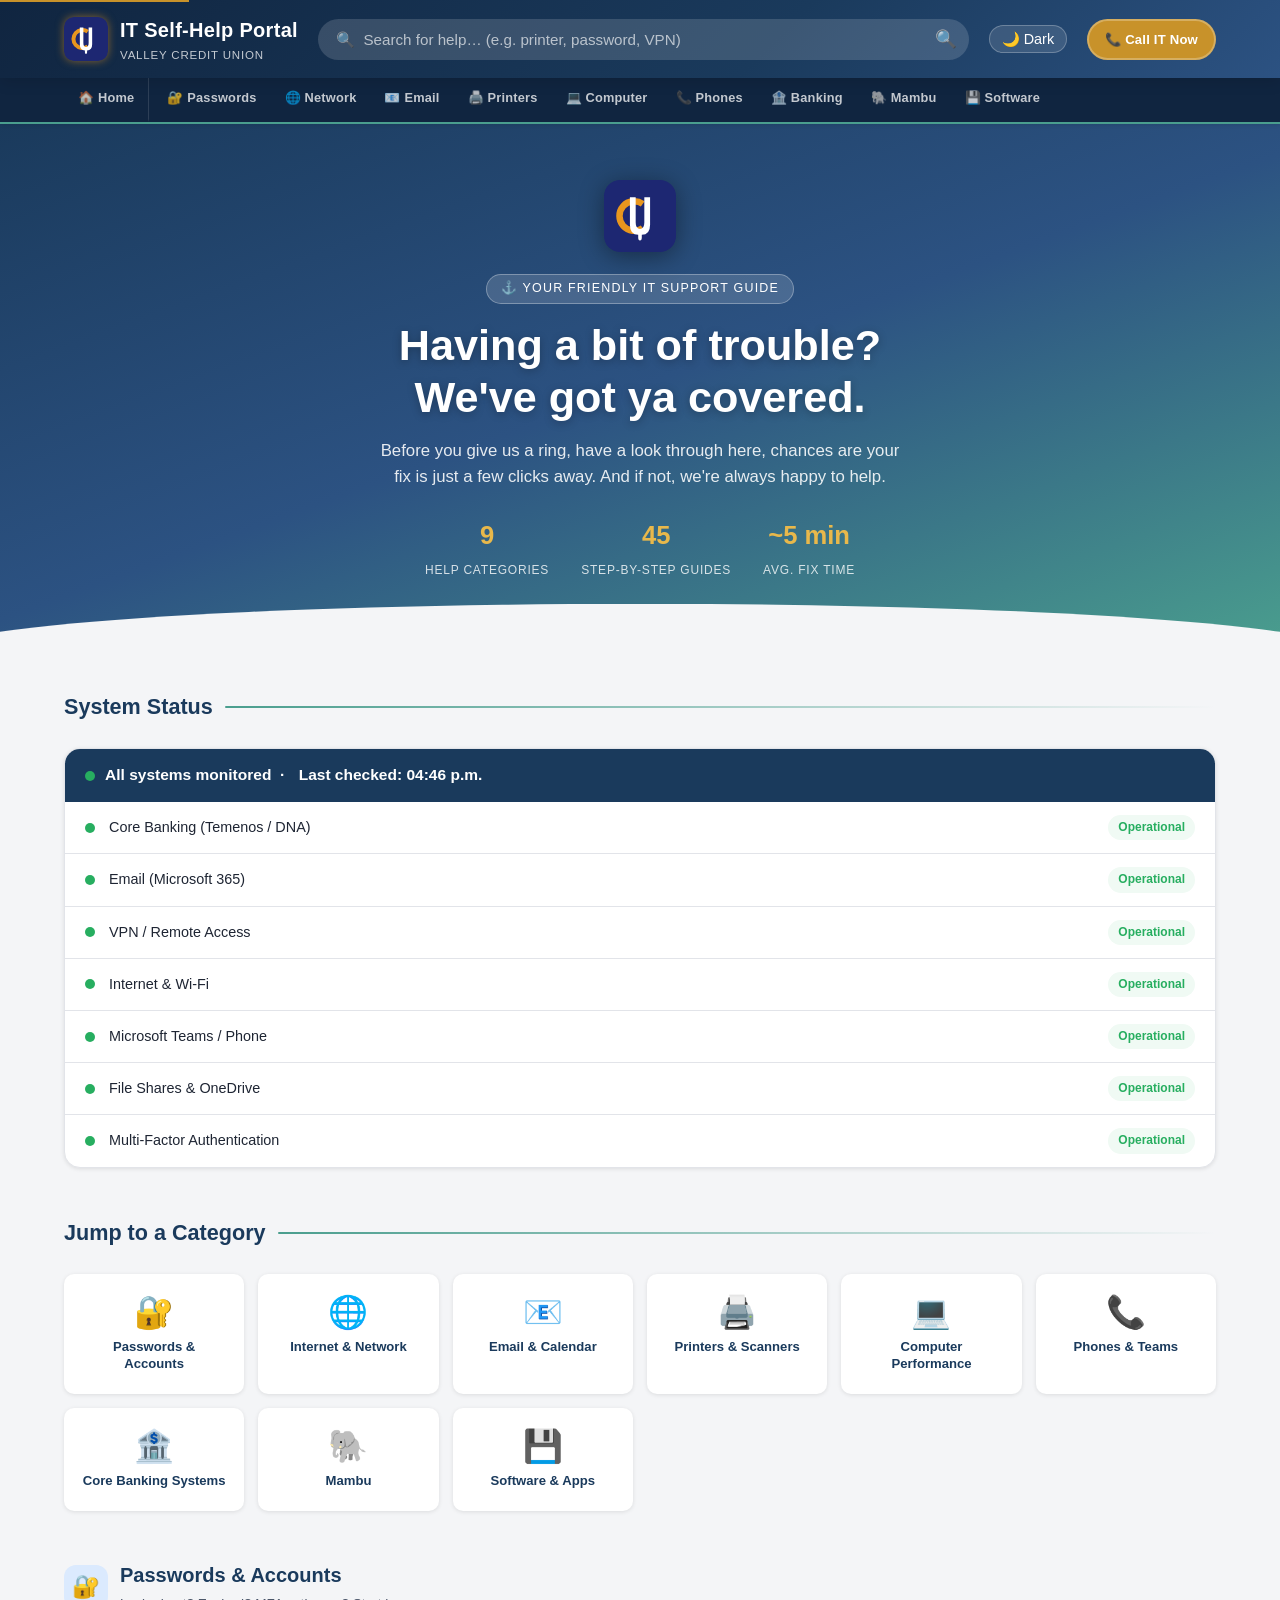
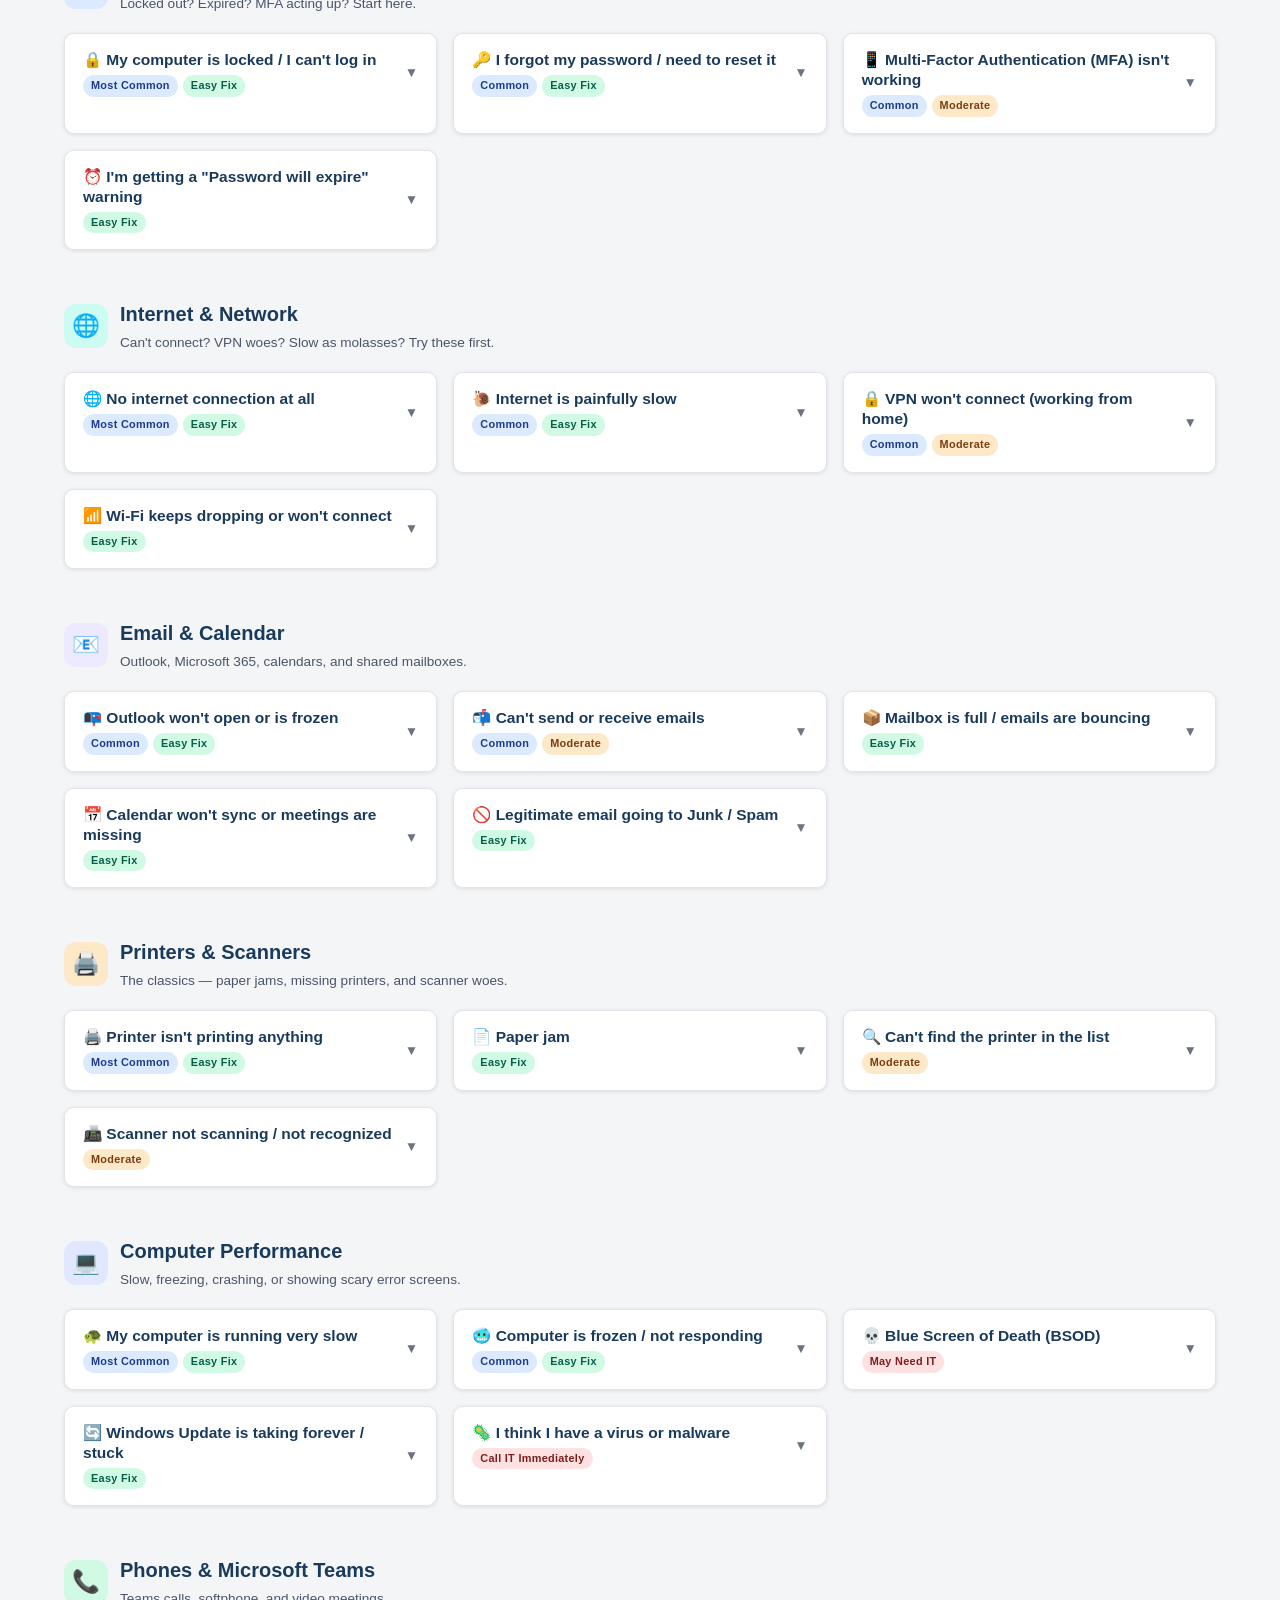
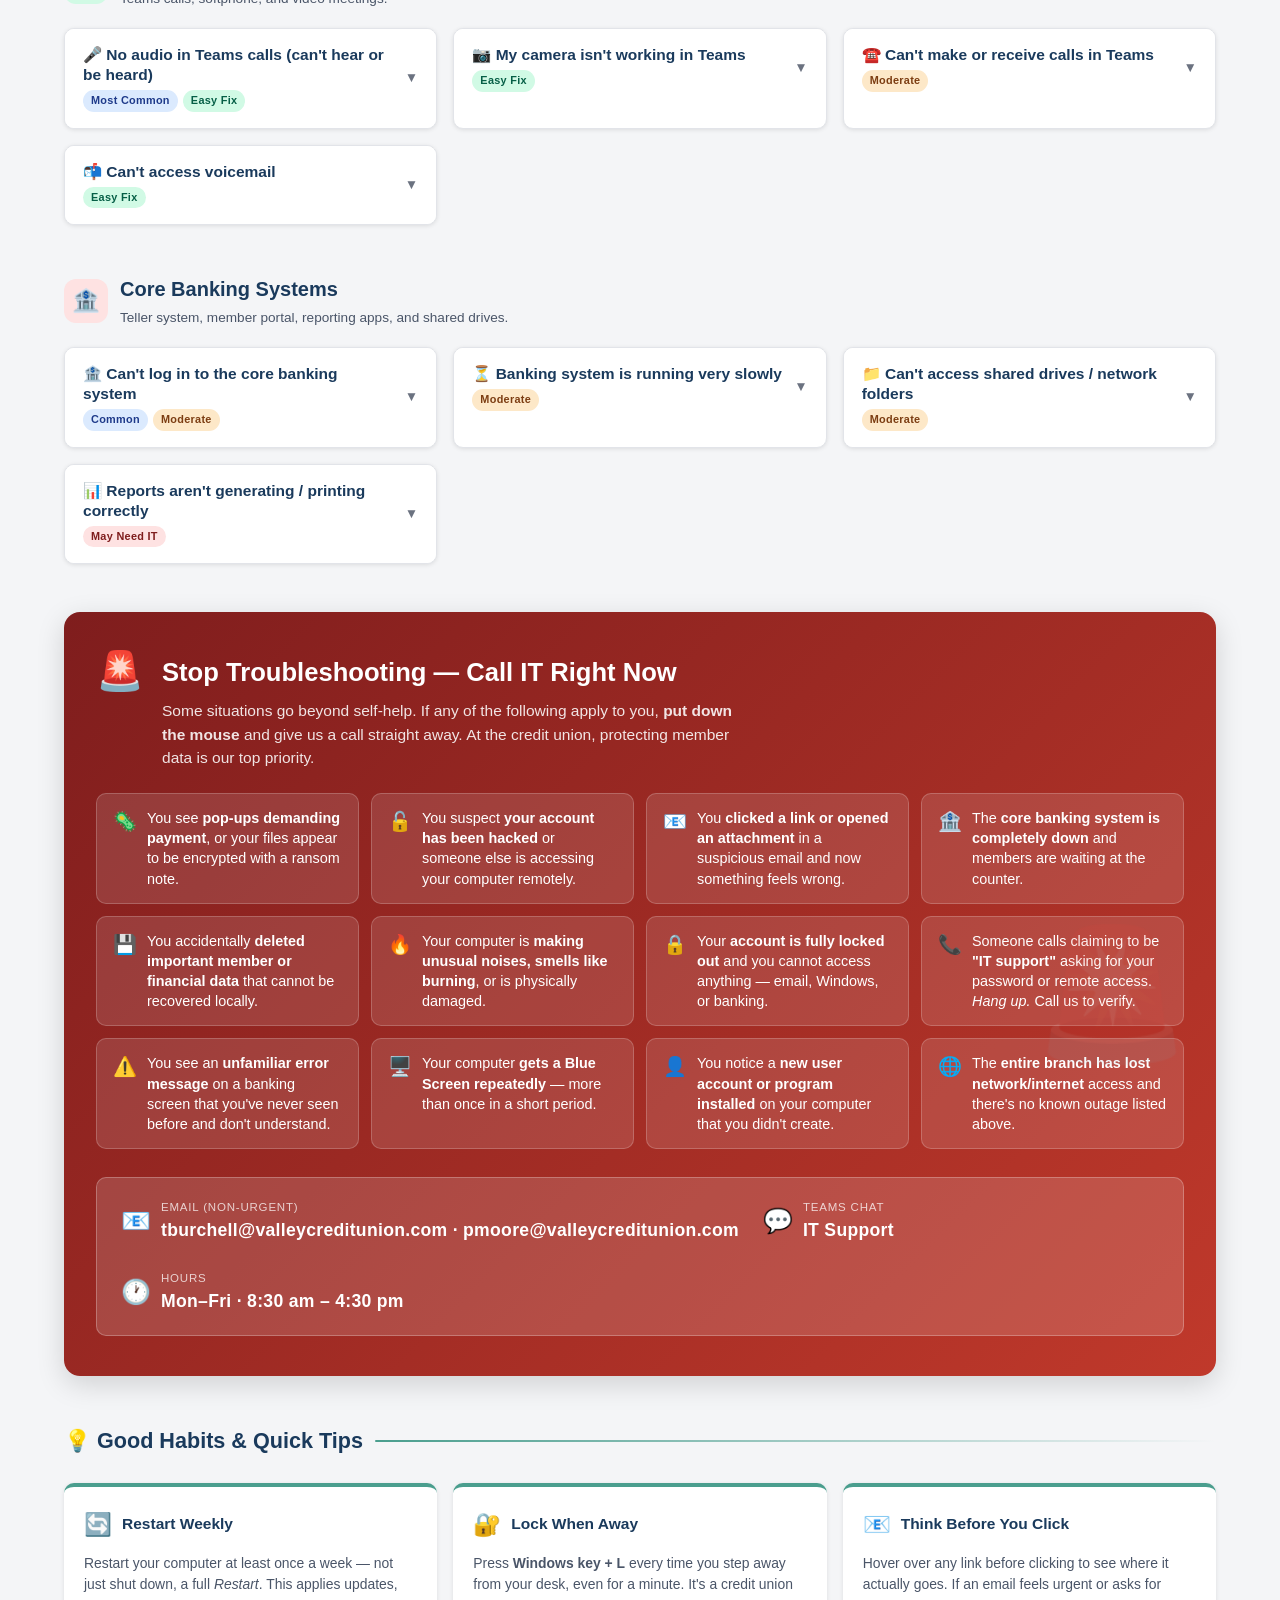
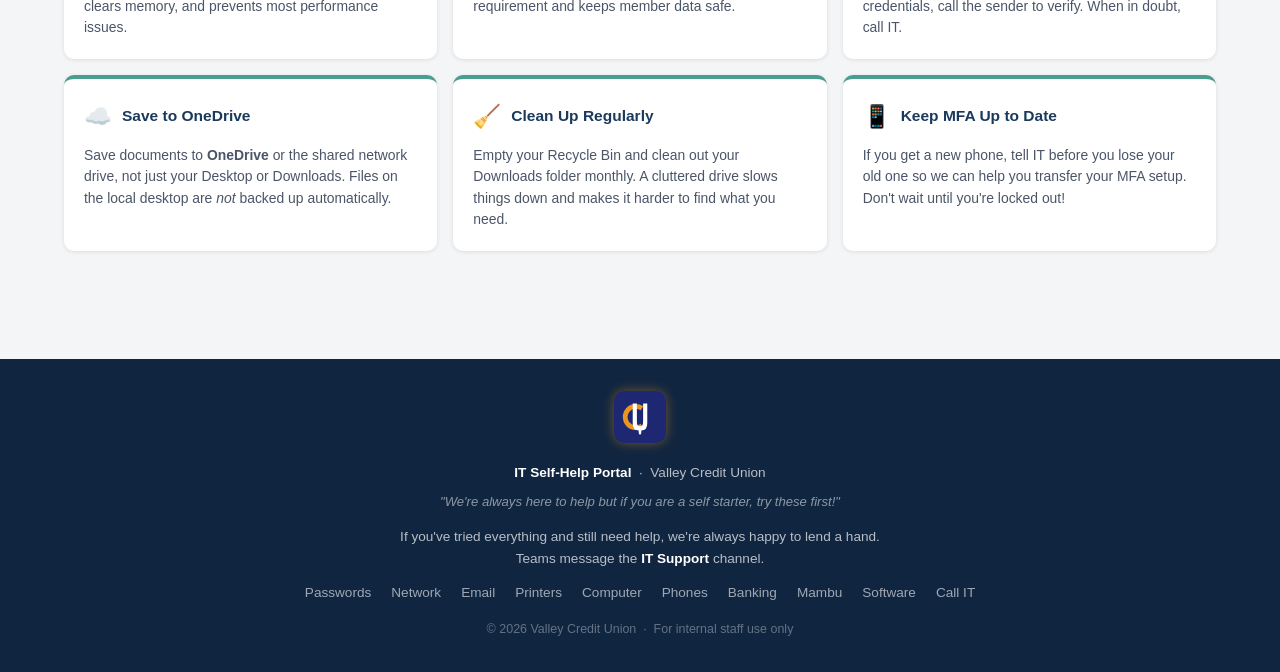
<file: index.html>
<!DOCTYPE html>
<html lang="en">
<head>
  <meta charset="UTF-8" />
  <meta name="viewport" content="width=device-width, initial-scale=1.0" />
  <meta name="description" content="IT Self-Help Portal for Valley Credit Union staff – troubleshoot common problems before calling the IT Service Desk." />
  <title>IT Self-Help Portal | Valley Credit Union</title>
  <link rel="stylesheet" href="css/styles.css" />
  <link rel="icon" href="images/vcu-logo-icon.svg" type="image/svg+xml" />
</head>
<body>

<!-- Skip to content (accessibility) -->
<a class="skip-link" href="#main-content">Skip to main content</a>

<!-- ══════════════════ HEADER ══════════════════ -->
<header id="site-header" role="banner">
  <div class="header-inner">
    <a href="#" class="header-logo" aria-label="IT Self-Help Portal Home">
      <img src="images/vcu-logo-icon.svg" alt="" class="vcu-icon" aria-hidden="true" />
      <span class="header-logo-text">
        <span class="site-name">IT Self-Help Portal</span>
        <span class="site-sub">Valley Credit Union</span>
      </span>
    </a>

    <div class="search-wrapper" role="search">
      <label for="search-input" class="visually-hidden">Search for help</label>
      <input
        type="search"
        id="search-input"
        placeholder="🔍  Search for help… (e.g. printer, password, VPN)"
        autocomplete="off"
        spellcheck="false"
      />
      <button class="search-btn" aria-label="Search">&#128269;</button>
    </div>

    <button id="theme-toggle" aria-label="Switch to dark mode">🌙 Dark</button>
    <a href="#call-it-section" class="call-it-badge">📞 Call IT Now</a>
  </div>
</header>

<!-- ══════════════════ CATEGORY NAV ══════════════════ -->
<nav id="cat-nav" aria-label="Help Categories">
  <div class="cat-nav-inner">
    <a href="index.html" class="cat-nav-home">🏠 Home</a>
    <a href="passwords.html" class="cat-nav-link">🔐 Passwords</a>
    <a href="network.html" class="cat-nav-link">🌐 Network</a>
    <a href="email.html" class="cat-nav-link">📧 Email</a>
    <a href="printers.html" class="cat-nav-link">🖨️ Printers</a>
    <a href="computer.html" class="cat-nav-link">💻 Computer</a>
    <a href="phones.html" class="cat-nav-link">📞 Phones</a>
    <a href="banking.html" class="cat-nav-link">🏦 Banking</a>
    <a href="mambu.html" class="cat-nav-link">🐘 Mambu</a>
    <a href="software.html" class="cat-nav-link">💾 Software</a>
  </div>
</nav>

<!-- ══════════════════ ALERT BANNER (shown if there's a known outage) ══ -->
<div id="alert-banner" role="alert" aria-live="polite">
  <span class="alert-icon">⚠️</span>
  <span id="alert-message">Known issue: Some staff may be experiencing slow internet speeds. Our team is aware and working on it. No action needed on your end.</span>
  <button class="alert-close" id="alert-close" aria-label="Dismiss alert">✕</button>
</div>

<!-- ══════════════════ HERO ══════════════════ -->
<section id="hero" aria-label="Welcome">
  <div class="hero-inner">
    <img src="images/vcu-logo-icon.svg" alt="Valley Credit Union" class="hero-vcu-logo" />
    <div class="hero-tag">⚓ Your Friendly IT Support Guide</div>
    <h1>Having a bit of trouble?<br/>We've got ya covered.</h1>
    <p>
      Before you give us a ring, have a look through here, chances are your
      fix is just a few clicks away. And if not, we're always happy to help.
    </p>
    <div class="hero-stats">
      <div class="hero-stat">
        <span class="stat-num">9</span>
        <span class="stat-label">Help Categories</span>
      </div>
      <div class="hero-stat">
        <span class="stat-num">45</span>
        <span class="stat-label">Step-by-Step Guides</span>
      </div>
      <div class="hero-stat">
        <span class="stat-num">~5 min</span>
        <span class="stat-label">Avg. Fix Time</span>
      </div>
    </div>
  </div>
</section>

<!-- ══════════════════ MAIN ══════════════════ -->
<main id="main-content">

  <!-- Search results (hidden until user searches) -->
  <section id="search-results-section" aria-label="Search Results">
    <div class="section-header">
      <h2>Search Results</h2>
      <div class="section-divider"></div>
    </div>
    <ul class="search-results-list" id="search-results-list" aria-live="polite"></ul>
  </section>

  <!-- No results message -->
  <div id="no-results" role="status" aria-live="polite">
    <div class="no-results-icon">🌊</div>
    <h3>Nothing washed ashore…</h3>
    <p>
      Couldn't find a match. Try different words, or scroll through the
      categories below. If all else fails, <a href="#call-it-section">give IT a shout</a>!
    </p>
  </div>

  <!-- ── System Status Board ──────────────────────── -->
  <section id="status-section" aria-label="System Status">
    <div class="section-header">
      <h2>System Status</h2>
      <div class="section-divider"></div>
    </div>
    <div class="status-board">
      <div class="status-board-header">
        <span class="status-dot" aria-hidden="true"></span>
        All systems monitored &nbsp;·&nbsp; <span id="status-last-updated">Checking…</span>
      </div>
      <ul class="status-items" aria-label="System status list">
        <li class="status-item">
          <span class="status-indicator status-ok" aria-label="Operational"></span>
          <span class="status-name">Core Banking (Temenos / DNA)</span>
          <span class="status-label label-ok">Operational</span>
        </li>
        <li class="status-item">
          <span class="status-indicator status-ok" aria-label="Operational"></span>
          <span class="status-name">Email (Microsoft 365)</span>
          <span class="status-label label-ok">Operational</span>
        </li>
        <li class="status-item">
          <span class="status-indicator status-ok" aria-label="Operational"></span>
          <span class="status-name">VPN / Remote Access</span>
          <span class="status-label label-ok">Operational</span>
        </li>
        <li class="status-item">
          <span class="status-indicator status-ok" aria-label="Operational"></span>
          <span class="status-name">Internet &amp; Wi-Fi</span>
          <span class="status-label label-ok">Operational</span>
        </li>
        <li class="status-item">
          <span class="status-indicator status-ok" aria-label="Operational"></span>
          <span class="status-name">Microsoft Teams / Phone</span>
          <span class="status-label label-ok">Operational</span>
        </li>
        <li class="status-item">
          <span class="status-indicator status-ok" aria-label="Operational"></span>
          <span class="status-name">File Shares &amp; OneDrive</span>
          <span class="status-label label-ok">Operational</span>
        </li>
        <li class="status-item">
          <span class="status-indicator status-ok" aria-label="Operational"></span>
          <span class="status-name">Multi-Factor Authentication</span>
          <span class="status-label label-ok">Operational</span>
        </li>
      </ul>
    </div>
  </section>

  <!-- ── Quick Category Links ──────────────────────── -->
  <div id="quick-links" aria-label="Jump to a category">
    <div class="section-header">
      <h2>Jump to a Category</h2>
      <div class="section-divider"></div>
    </div>
    <div class="quick-links-grid">
      <div class="quick-link-card" data-href="passwords.html" data-target="cat-passwords" role="button" tabindex="0" aria-label="Passwords &amp; Accounts">
        <span class="ql-icon">🔐</span>
        <span class="ql-label">Passwords &amp; Accounts</span>
      </div>
      <div class="quick-link-card" data-href="network.html" data-target="cat-network" role="button" tabindex="0" aria-label="Internet &amp; Network">
        <span class="ql-icon">🌐</span>
        <span class="ql-label">Internet &amp; Network</span>
      </div>
      <div class="quick-link-card" data-href="email.html" data-target="cat-email" role="button" tabindex="0" aria-label="Email &amp; Calendar">
        <span class="ql-icon">📧</span>
        <span class="ql-label">Email &amp; Calendar</span>
      </div>
      <div class="quick-link-card" data-href="printers.html" data-target="cat-printers" role="button" tabindex="0" aria-label="Printers &amp; Scanners">
        <span class="ql-icon">🖨️</span>
        <span class="ql-label">Printers &amp; Scanners</span>
      </div>
      <div class="quick-link-card" data-href="computer.html" data-target="cat-computer" role="button" tabindex="0" aria-label="Computer Performance">
        <span class="ql-icon">💻</span>
        <span class="ql-label">Computer Performance</span>
      </div>
      <div class="quick-link-card" data-href="phones.html" data-target="cat-phones" role="button" tabindex="0" aria-label="Phones &amp; Teams">
        <span class="ql-icon">📞</span>
        <span class="ql-label">Phones &amp; Teams</span>
      </div>
      <div class="quick-link-card" data-href="banking.html" data-target="cat-banking" role="button" tabindex="0" aria-label="Core Banking Systems">
        <span class="ql-icon">🏦</span>
        <span class="ql-label">Core Banking Systems</span>
      </div>
      <div class="quick-link-card" data-href="mambu.html" data-target="cat-mambu" role="button" tabindex="0" aria-label="Mambu">
        <span class="ql-icon">🐘</span>
        <span class="ql-label">Mambu</span>
      </div>
      <div class="quick-link-card" data-href="software.html" data-target="cat-software" role="button" tabindex="0" aria-label="Software &amp; Apps">
        <span class="ql-icon">💾</span>
        <span class="ql-label">Software &amp; Apps</span>
      </div>
    </div>
  </div>

  <!-- ════════════════════════════════════════════════
       ALL CATEGORY SECTIONS
       ════════════════════════════════════════════════ -->
  <div id="main-categories">

    <!-- ────────────────────────────────────────────
         CATEGORY 1 – Passwords & Accounts
         ──────────────────────────────────────────── -->
    <section class="category-section" id="cat-passwords" aria-labelledby="h-passwords">
      <div class="category-header">
        <div class="category-icon icon-bg-blue" aria-hidden="true">🔐</div>
        <div>
          <h2 id="h-passwords">Passwords &amp; Accounts</h2>
          <p class="category-desc">Locked out? Expired? MFA acting up? Start here.</p>
        </div>
      </div>

      <div class="guides-grid">

        <!-- Locked out of Windows -->
        <div class="guide-card" data-id="pw-locked">
          <div class="guide-header">
            <div class="guide-title-area">
              <div class="guide-title">🔒 My computer is locked / I can't log in</div>
              <div class="guide-tags">
                <span class="guide-tag tag-common">Most Common</span>
                <span class="guide-tag tag-easy">Easy Fix</span>
              </div>
            </div>
            <span class="guide-chevron" aria-hidden="true">▼</span>
          </div>
          <div class="guide-body">
            <div class="guide-content">
              <p class="guide-intro">
                Nine times out of ten this is a wrong password or caps lock situation. Don't
                panic — let's sort it out step by step.
              </p>
              <ol class="steps-list">
                <li>
                  <span class="step-num">1</span>
                  <span class="step-text">Make sure <strong>Caps Lock</strong> is off — look for the indicator light on your keyboard or the 🔒 icon on your screen.</span>
                </li>
                <li>
                  <span class="step-num">2</span>
                  <span class="step-text">Try your password again carefully. You have <strong>3 attempts</strong> before the account locks. Take your time.</span>
                </li>
                <li>
                  <span class="step-num">3</span>
                  <span class="step-text">If you've recently changed your password on another device, use the <strong>newest password</strong>.</span>
                </li>
                <li>
                  <span class="step-num">4</span>
                  <span class="step-text">Check that your computer is on the network (ethernet cable plugged in or Wi-Fi connected). If offline, it may not be able to verify your credentials.</span>
                </li>
                <li>
                  <span class="step-num">5</span>
                  <span class="step-text">If you're on the login screen and see a <strong>"Reset password"</strong> or <strong>"I forgot my PIN"</strong> link, click that and follow the prompts.</span>
                </li>
              </ol>
              <div class="call-box">
                <span class="box-icon">📞</span>
                <span>If your account is fully locked out (no more attempts left), <strong>stop here and call IT</strong> — we need to unlock it from our end. Do not keep guessing!</span>
              </div>
            </div>
          </div>
        </div>

        <!-- Forgot password -->
        <div class="guide-card" data-id="pw-forgot">
          <div class="guide-header">
            <div class="guide-title-area">
              <div class="guide-title">🔑 I forgot my password / need to reset it</div>
              <div class="guide-tags">
                <span class="guide-tag tag-common">Common</span>
                <span class="guide-tag tag-easy">Easy Fix</span>
              </div>
            </div>
            <span class="guide-chevron" aria-hidden="true">▼</span>
          </div>
          <div class="guide-body">
            <div class="guide-content">
              <p class="guide-intro">You can reset your own Microsoft 365 / Windows password using the self-service portal — no IT call needed in most cases!</p>
              <ol class="steps-list">
                <li>
                  <span class="step-num">1</span>
                  <span class="step-text">On the Windows login screen, click <strong>"I forgot my PIN"</strong> or <strong>"Reset password"</strong> if visible.</span>
                </li>
                <li>
                  <span class="step-num">2</span>
                  <span class="step-text">From any device (phone or another computer), go to <code>aka.ms/sspr</code> — this is Microsoft's self-service password reset page.</span>
                </li>
                <li>
                  <span class="step-num">3</span>
                  <span class="step-text">Enter your <strong>work email address</strong> and verify you're not a robot.</span>
                </li>
                <li>
                  <span class="step-num">4</span>
                  <span class="step-text">Choose your verification method (text to your registered mobile number, or via the Microsoft Authenticator app).</span>
                </li>
                <li>
                  <span class="step-num">5</span>
                  <span class="step-text">Follow the prompts to create a <strong>new strong password</strong>. Use at least 12 characters, mixing letters, numbers, and symbols.</span>
                </li>
                <li>
                  <span class="step-num">6</span>
                  <span class="step-text">Return to your computer and log in with your new password. If it still fails, wait 5 minutes for the change to sync and try again.</span>
                </li>
              </ol>
              <div class="tip-box">
                <span class="box-icon">💡</span>
                <span><strong>Password tip:</strong> Try a passphrase like <em>"Bluenose!Sails2024"</em> — easy to remember, hard to crack!</span>
              </div>
            </div>
          </div>
        </div>

        <!-- MFA issues -->
        <div class="guide-card" data-id="pw-mfa">
          <div class="guide-header">
            <div class="guide-title-area">
              <div class="guide-title">📱 Multi-Factor Authentication (MFA) isn't working</div>
              <div class="guide-tags">
                <span class="guide-tag tag-common">Common</span>
                <span class="guide-tag tag-moderate">Moderate</span>
              </div>
            </div>
            <span class="guide-chevron" aria-hidden="true">▼</span>
          </div>
          <div class="guide-body">
            <div class="guide-content">
              <p class="guide-intro">MFA keeps us all safe — it's a must here at the credit union. Here's how to sort out the most common hiccups.</p>
              <ol class="steps-list">
                <li>
                  <span class="step-num">1</span>
                  <span class="step-text"><strong>No notification on your phone?</strong> Open the <strong>Microsoft Authenticator</strong> app, tap the account, and use the 6-digit code shown instead of waiting for a push notification.</span>
                </li>
                <li>
                  <span class="step-num">2</span>
                  <span class="step-text"><strong>Code not working?</strong> Your phone's time might be out of sync. Go to <strong>Settings → Date &amp; Time → Set Automatically</strong> and ensure this is enabled.</span>
                </li>
                <li>
                  <span class="step-num">3</span>
                  <span class="step-text"><strong>New phone?</strong> You'll need to re-register your device. Visit <code>aka.ms/mysecurityinfo</code> from a computer where you're already logged in, and add your new phone.</span>
                </li>
                <li>
                  <span class="step-num">4</span>
                  <span class="step-text"><strong>App deleted by accident?</strong> Re-download <strong>Microsoft Authenticator</strong> from the App Store or Google Play, then see step 3.</span>
                </li>
              </ol>
              <div class="call-box">
                <span class="box-icon">📞</span>
                <span>If you can't receive codes at all and can't get in anywhere, <strong>call IT right away</strong>. MFA lockouts need to be resolved by our team to keep your account secure.</span>
              </div>
            </div>
          </div>
        </div>

        <!-- Password expiry -->
        <div class="guide-card" data-id="pw-expiry">
          <div class="guide-header">
            <div class="guide-title-area">
              <div class="guide-title">⏰ I'm getting a "Password will expire" warning</div>
              <div class="guide-tags">
                <span class="guide-tag tag-easy">Easy Fix</span>
              </div>
            </div>
            <span class="guide-chevron" aria-hidden="true">▼</span>
          </div>
          <div class="guide-body">
            <div class="guide-content">
              <p class="guide-intro">Don't wait until it expires — change it now and avoid the hassle!</p>
              <ol class="steps-list">
                <li>
                  <span class="step-num">1</span>
                  <span class="step-text">Press <code>Ctrl</code> + <code>Alt</code> + <code>Delete</code> on your Windows computer.</span>
                </li>
                <li>
                  <span class="step-num">2</span>
                  <span class="step-text">Click <strong>"Change a password"</strong>.</span>
                </li>
                <li>
                  <span class="step-num">3</span>
                  <span class="step-text">Enter your current password, then your new password twice. Click the arrow or press <code>Enter</code>.</span>
                </li>
              </ol>
              <div class="tip-box">
                <span class="box-icon">💡</span>
                <span>Your new password cannot be the same as your last 10 passwords, and must be at least 12 characters long.</span>
              </div>
            </div>
          </div>
        </div>

      </div><!-- /guides-grid -->
    </section>

    <!-- ────────────────────────────────────────────
         CATEGORY 2 – Internet & Network
         ──────────────────────────────────────────── -->
    <section class="category-section" id="cat-network" aria-labelledby="h-network">
      <div class="category-header">
        <div class="category-icon icon-bg-teal" aria-hidden="true">🌐</div>
        <div>
          <h2 id="h-network">Internet &amp; Network</h2>
          <p class="category-desc">Can't connect? VPN woes? Slow as molasses? Try these first.</p>
        </div>
      </div>

      <div class="guides-grid">

        <div class="guide-card" data-id="net-nonet">
          <div class="guide-header">
            <div class="guide-title-area">
              <div class="guide-title">🌐 No internet connection at all</div>
              <div class="guide-tags">
                <span class="guide-tag tag-common">Most Common</span>
                <span class="guide-tag tag-easy">Easy Fix</span>
              </div>
            </div>
            <span class="guide-chevron" aria-hidden="true">▼</span>
          </div>
          <div class="guide-body">
            <div class="guide-content">
              <p class="guide-intro">First things first — is it just you or is the whole office down? Check in with your neighbour!</p>
              <ol class="steps-list">
                <li>
                  <span class="step-num">1</span>
                  <span class="step-text">Check if the <strong>ethernet cable</strong> (the thick grey cord) is firmly plugged into the back of your computer AND the wall socket.</span>
                </li>
                <li>
                  <span class="step-num">2</span>
                  <span class="step-text">Look at the <strong>network light</strong> on your computer (usually near where the cable plugs in). It should be blinking or solid. No light = no connection.</span>
                </li>
                <li>
                  <span class="step-num">3</span>
                  <span class="step-text">Try <strong>unplugging the cable and plugging it back in</strong> firmly — sometimes that's all it takes!</span>
                </li>
                <li>
                  <span class="step-num">4</span>
                  <span class="step-text">Right-click the network icon (bottom right of your taskbar) → <strong>"Troubleshoot problems"</strong>. Let Windows try to auto-fix it.</span>
                </li>
                <li>
                  <span class="step-num">5</span>
                  <span class="step-text">Try <strong>restarting your computer</strong>. A full restart (not sleep) clears most network glitches.</span>
                </li>
              </ol>
              <div class="warn-box">
                <span class="box-icon">⚠️</span>
                <span>If multiple people in the office have no internet, it's likely a wider outage. Check the <a href="#status-section">System Status board</a> above, and if it's not listed there, give IT a call.</span>
              </div>
            </div>
          </div>
        </div>

        <div class="guide-card" data-id="net-slow">
          <div class="guide-header">
            <div class="guide-title-area">
              <div class="guide-title">🐌 Internet is painfully slow</div>
              <div class="guide-tags">
                <span class="guide-tag tag-common">Common</span>
                <span class="guide-tag tag-easy">Easy Fix</span>
              </div>
            </div>
            <span class="guide-chevron" aria-hidden="true">▼</span>
          </div>
          <div class="guide-body">
            <div class="guide-content">
              <p class="guide-intro">Slow internet is frustrating — let's narrow down the cause.</p>
              <ol class="steps-list">
                <li>
                  <span class="step-num">1</span>
                  <span class="step-text">Close all <strong>browser tabs and apps</strong> you're not using. Too many open tabs (especially video or streaming) can slow things right down.</span>
                </li>
                <li>
                  <span class="step-num">2</span>
                  <span class="step-text"><strong>Clear your browser cache:</strong> In Chrome or Edge, press <code>Ctrl</code> + <code>Shift</code> + <code>Delete</code>, select "All time" and check "Cached images and files". Click Clear.</span>
                </li>
                <li>
                  <span class="step-num">3</span>
                  <span class="step-text">Check if any large files are being downloaded or uploaded in the background (Teams, OneDrive sync, Windows Update).</span>
                </li>
                <li>
                  <span class="step-num">4</span>
                  <span class="step-text">Restart your browser. If still slow, restart your computer.</span>
                </li>
                <li>
                  <span class="step-num">5</span>
                  <span class="step-text">Run a quick speed test at <code>fast.com</code> or <code>speedtest.net</code>. If you're getting under 10 Mbps, call IT with that number.</span>
                </li>
              </ol>
            </div>
          </div>
        </div>

        <div class="guide-card" data-id="net-vpn">
          <div class="guide-header">
            <div class="guide-title-area">
              <div class="guide-title">🔒 VPN won't connect (working from home)</div>
              <div class="guide-tags">
                <span class="guide-tag tag-common">Common</span>
                <span class="guide-tag tag-moderate">Moderate</span>
              </div>
            </div>
            <span class="guide-chevron" aria-hidden="true">▼</span>
          </div>
          <div class="guide-body">
            <div class="guide-content">
              <p class="guide-intro">VPN lets you securely connect to the credit union's systems from home. Here's how to fix the most common connection issues.</p>
              <ol class="steps-list">
                <li>
                  <span class="step-num">1</span>
                  <span class="step-text">Make sure your <strong>home internet is working</strong> first — open a browser and try a website. No internet at home = VPN can't connect.</span>
                </li>
                <li>
                  <span class="step-num">2</span>
                  <span class="step-text">Open the VPN application (usually in your taskbar). Click <strong>Connect</strong>. If it asks for a server address, confirm it with IT that you have the right one.</span>
                </li>
                <li>
                  <span class="step-num">3</span>
                  <span class="step-text">If you get an error about <strong>credentials</strong>, your work password may have changed. Use your latest Microsoft 365 password.</span>
                </li>
                <li>
                  <span class="step-num">4</span>
                  <span class="step-text"><strong>Restart the VPN application:</strong> Right-click the taskbar icon → Quit, then reopen it.</span>
                </li>
                <li>
                  <span class="step-num">5</span>
                  <span class="step-text">Try restarting your computer entirely. VPN can sometimes get stuck after sleep mode.</span>
                </li>
                <li>
                  <span class="step-num">6</span>
                  <span class="step-text">If you're using Wi-Fi at home, try switching to a <strong>wired ethernet connection</strong> if possible — it's more stable for VPN.</span>
                </li>
              </ol>
              <div class="call-box">
                <span class="box-icon">📞</span>
                <span>Still no luck? Give IT a call. We can check from our end whether your VPN account is active and guide you through it step by step.</span>
              </div>
            </div>
          </div>
        </div>

        <div class="guide-card" data-id="net-wifi">
          <div class="guide-header">
            <div class="guide-title-area">
              <div class="guide-title">📶 Wi-Fi keeps dropping or won't connect</div>
              <div class="guide-tags">
                <span class="guide-tag tag-easy">Easy Fix</span>
              </div>
            </div>
            <span class="guide-chevron" aria-hidden="true">▼</span>
          </div>
          <div class="guide-body">
            <div class="guide-content">
              <p class="guide-intro">If you're in the office, Wi-Fi is secondary to a wired connection. For meeting rooms or laptops, try these steps.</p>
              <ol class="steps-list">
                <li>
                  <span class="step-num">1</span>
                  <span class="step-text">Click the Wi-Fi icon in the taskbar. Make sure you're connected to <strong>the office Wi-Fi network</strong>, not a guest or neighbour's network.</span>
                </li>
                <li>
                  <span class="step-num">2</span>
                  <span class="step-text">Click <strong>Disconnect</strong> and then <strong>Connect</strong> again. Sometimes a fresh handshake does the trick.</span>
                </li>
                <li>
                  <span class="step-num">3</span>
                  <span class="step-text">Turn your laptop's Wi-Fi off and back on: click the network icon → toggle Wi-Fi off, wait 5 seconds, toggle back on.</span>
                </li>
                <li>
                  <span class="step-num">4</span>
                  <span class="step-text">Forget the network and reconnect: Wi-Fi icon → right-click the network → <strong>"Forget"</strong>, then reconnect and re-enter the password if prompted.</span>
                </li>
                <li>
                  <span class="step-num">5</span>
                  <span class="step-text">Move closer to the wireless access point (the white box on the ceiling or wall). Walls and distance weaken the signal significantly.</span>
                </li>
              </ol>
            </div>
          </div>
        </div>

      </div>
    </section>

    <!-- ────────────────────────────────────────────
         CATEGORY 3 – Email & Calendar
         ──────────────────────────────────────────── -->
    <section class="category-section" id="cat-email" aria-labelledby="h-email">
      <div class="category-header">
        <div class="category-icon icon-bg-purple" aria-hidden="true">📧</div>
        <div>
          <h2 id="h-email">Email &amp; Calendar</h2>
          <p class="category-desc">Outlook, Microsoft 365, calendars, and shared mailboxes.</p>
        </div>
      </div>

      <div class="guides-grid">

        <div class="guide-card" data-id="email-outlook">
          <div class="guide-header">
            <div class="guide-title-area">
              <div class="guide-title">📭 Outlook won't open or is frozen</div>
              <div class="guide-tags">
                <span class="guide-tag tag-common">Common</span>
                <span class="guide-tag tag-easy">Easy Fix</span>
              </div>
            </div>
            <span class="guide-chevron" aria-hidden="true">▼</span>
          </div>
          <div class="guide-body">
            <div class="guide-content">
              <p class="guide-intro">Outlook can get grumpy sometimes. Here's how to coax it back to life.</p>
              <ol class="steps-list">
                <li>
                  <span class="step-num">1</span>
                  <span class="step-text">Hold <code>Ctrl</code> + <code>Alt</code> + <code>Delete</code> → click <strong>"Task Manager"</strong>. Find <strong>Microsoft Outlook</strong> in the list, click it, then click <strong>"End Task"</strong>.</span>
                </li>
                <li>
                  <span class="step-num">2</span>
                  <span class="step-text">Wait 10 seconds, then reopen Outlook from your desktop or Start menu.</span>
                </li>
                <li>
                  <span class="step-num">3</span>
                  <span class="step-text">If it's stuck on a <strong>"Loading Profile…"</strong> screen, close it via Task Manager and hold <code>Ctrl</code> while clicking the Outlook icon. Choose <strong>"Safe Mode"</strong> to open without add-ins.</span>
                </li>
                <li>
                  <span class="step-num">4</span>
                  <span class="step-text">If Safe Mode works fine, an add-in is the culprit. Go to <strong>File → Options → Add-ins</strong> and disable them one by one.</span>
                </li>
                <li>
                  <span class="step-num">5</span>
                  <span class="step-text">Try <strong>restarting your computer</strong> — this is the classic fix that works more often than not!</span>
                </li>
              </ol>
            </div>
          </div>
        </div>

        <div class="guide-card" data-id="email-send-receive">
          <div class="guide-header">
            <div class="guide-title-area">
              <div class="guide-title">📬 Can't send or receive emails</div>
              <div class="guide-tags">
                <span class="guide-tag tag-common">Common</span>
                <span class="guide-tag tag-moderate">Moderate</span>
              </div>
            </div>
            <span class="guide-chevron" aria-hidden="true">▼</span>
          </div>
          <div class="guide-body">
            <div class="guide-content">
              <p class="guide-intro">Before you panic, let's check a few things first.</p>
              <ol class="steps-list">
                <li>
                  <span class="step-num">1</span>
                  <span class="step-text">Check the <strong>bottom status bar</strong> in Outlook. Does it say "Disconnected" or "Working Offline"? If so, go to <strong>Send/Receive tab → Work Offline</strong> to toggle it off.</span>
                </li>
                <li>
                  <span class="step-num">2</span>
                  <span class="step-text">Make sure you have <strong>internet access</strong>. Try opening a website in your browser.</span>
                </li>
                <li>
                  <span class="step-num">3</span>
                  <span class="step-text">Click <strong>Send/Receive → Send All</strong> (the envelope with a blue arrow). Check your <strong>Outbox</strong> folder — stuck messages will be there.</span>
                </li>
                <li>
                  <span class="step-num">4</span>
                  <span class="step-text">Log in to <code>outlook.office.com</code> in your browser. If email works there, the problem is with the Outlook app, not your account.</span>
                </li>
                <li>
                  <span class="step-num">5</span>
                  <span class="step-text">Restart Outlook completely (Task Manager → End Task → reopen).</span>
                </li>
              </ol>
            </div>
          </div>
        </div>

        <div class="guide-card" data-id="email-full">
          <div class="guide-header">
            <div class="guide-title-area">
              <div class="guide-title">📦 Mailbox is full / emails are bouncing</div>
              <div class="guide-tags">
                <span class="guide-tag tag-easy">Easy Fix</span>
              </div>
            </div>
            <span class="guide-chevron" aria-hidden="true">▼</span>
          </div>
          <div class="guide-body">
            <div class="guide-content">
              <p class="guide-intro">When your mailbox fills up, new emails start bouncing back to senders. Let's clear some space!</p>
              <ol class="steps-list">
                <li>
                  <span class="step-num">1</span>
                  <span class="step-text">Empty your <strong>Deleted Items</strong> folder: right-click it → <strong>"Empty Folder"</strong>.</span>
                </li>
                <li>
                  <span class="step-num">2</span>
                  <span class="step-text">Empty your <strong>Junk Email</strong> folder: right-click it → <strong>"Empty Folder"</strong>.</span>
                </li>
                <li>
                  <span class="step-num">3</span>
                  <span class="step-text">In your Inbox, sort by <strong>size</strong> (View → Arrange by → Size) and delete any large emails or attachments you no longer need.</span>
                </li>
                <li>
                  <span class="step-num">4</span>
                  <span class="step-text">Save important <strong>attachments to OneDrive</strong> or a file share, then delete them from the email to free up space.</span>
                </li>
              </ol>
              <div class="tip-box">
                <span class="box-icon">💡</span>
                <span>Our mailboxes have a 50 GB limit. If you're regularly hitting it, talk to IT about archiving options or cleaning up shared mailboxes.</span>
              </div>
            </div>
          </div>
        </div>

        <div class="guide-card" data-id="email-calendar">
          <div class="guide-header">
            <div class="guide-title-area">
              <div class="guide-title">📅 Calendar won't sync or meetings are missing</div>
              <div class="guide-tags">
                <span class="guide-tag tag-easy">Easy Fix</span>
              </div>
            </div>
            <span class="guide-chevron" aria-hidden="true">▼</span>
          </div>
          <div class="guide-body">
            <div class="guide-content">
              <p class="guide-intro">Missing meetings can cause real headaches. Here's how to get your calendar back in sync.</p>
              <ol class="steps-list">
                <li>
                  <span class="step-num">1</span>
                  <span class="step-text">In Outlook, go to <strong>Send/Receive → Send All</strong> to force a sync.</span>
                </li>
                <li>
                  <span class="step-num">2</span>
                  <span class="step-text">Close Outlook and reopen it. Calendar data often refreshes on startup.</span>
                </li>
                <li>
                  <span class="step-num">3</span>
                  <span class="step-text">Check <code>outlook.office.com</code> in a browser — if the meeting is there, the app sync is the issue and a restart should fix it.</span>
                </li>
                <li>
                  <span class="step-num">4</span>
                  <span class="step-text">If meetings sent by others are missing, ask the organizer to resend the invite.</span>
                </li>
              </ol>
            </div>
          </div>
        </div>

        <div class="guide-card" data-id="email-spam">
          <div class="guide-header">
            <div class="guide-title-area">
              <div class="guide-title">🚫 Legitimate email going to Junk / Spam</div>
              <div class="guide-tags">
                <span class="guide-tag tag-easy">Easy Fix</span>
              </div>
            </div>
            <span class="guide-chevron" aria-hidden="true">▼</span>
          </div>
          <div class="guide-body">
            <div class="guide-content">
              <p class="guide-intro">Sometimes the spam filter is a bit over-eager. Here's how to tell it to stand down.</p>
              <ol class="steps-list">
                <li>
                  <span class="step-num">1</span>
                  <span class="step-text">Find the email in your <strong>Junk Email</strong> folder.</span>
                </li>
                <li>
                  <span class="step-num">2</span>
                  <span class="step-text">Right-click it → <strong>Junk → Not Junk</strong>. Outlook will move it to your inbox and remember this sender.</span>
                </li>
                <li>
                  <span class="step-num">3</span>
                  <span class="step-text">To be safe, add the sender to your Safe Senders list: <strong>Home tab → Junk → Junk E-mail Options → Safe Senders → Add</strong>.</span>
                </li>
              </ol>
              <div class="warn-box">
                <span class="box-icon">⚠️</span>
                <span>Be careful! Sometimes real phishing emails end up in your inbox. When in doubt whether an email is legitimate, <strong>do not click links</strong> — forward it to IT for review.</span>
              </div>
            </div>
          </div>
        </div>

      </div>
    </section>

    <!-- ────────────────────────────────────────────
         CATEGORY 4 – Printers & Scanners
         ──────────────────────────────────────────── -->
    <section class="category-section" id="cat-printers" aria-labelledby="h-printers">
      <div class="category-header">
        <div class="category-icon icon-bg-orange" aria-hidden="true">🖨️</div>
        <div>
          <h2 id="h-printers">Printers &amp; Scanners</h2>
          <p class="category-desc">The classics — paper jams, missing printers, and scanner woes.</p>
        </div>
      </div>

      <div class="guides-grid">

        <div class="guide-card" data-id="print-noprint">
          <div class="guide-header">
            <div class="guide-title-area">
              <div class="guide-title">🖨️ Printer isn't printing anything</div>
              <div class="guide-tags">
                <span class="guide-tag tag-common">Most Common</span>
                <span class="guide-tag tag-easy">Easy Fix</span>
              </div>
            </div>
            <span class="guide-chevron" aria-hidden="true">▼</span>
          </div>
          <div class="guide-body">
            <div class="guide-content">
              <p class="guide-intro">Nine times out of ten, it's one of these simple things. Walk through them in order.</p>
              <ol class="steps-list">
                <li>
                  <span class="step-num">1</span>
                  <span class="step-text">Look at the printer itself — is it <strong>powered on</strong>? Is the power light steady (not blinking red)?</span>
                </li>
                <li>
                  <span class="step-num">2</span>
                  <span class="step-text">Check the <strong>paper tray</strong> — is there paper loaded? Is it jammed? (See the paper jam guide below.)</span>
                </li>
                <li>
                  <span class="step-num">3</span>
                  <span class="step-text">On your computer, go to <strong>Start → Settings → Bluetooth &amp; devices → Printers &amp; scanners</strong>. Find your printer and click <strong>"Open print queue"</strong>. Delete any stuck jobs (right-click → Cancel).</span>
                </li>
                <li>
                  <span class="step-num">4</span>
                  <span class="step-text">Right-click the printer in the Printers list → <strong>"Set as default printer"</strong> if it isn't already.</span>
                </li>
                <li>
                  <span class="step-num">5</span>
                  <span class="step-text"><strong>Restart the Print Spooler service:</strong> Press <code>Windows</code> key, type <strong>Services</strong>, open it, scroll to <strong>Print Spooler</strong>, right-click → <strong>Restart</strong>.</span>
                </li>
                <li>
                  <span class="step-num">6</span>
                  <span class="step-text">Try printing a test page: right-click the printer → <strong>"Printer properties" → "Print Test Page"</strong>.</span>
                </li>
              </ol>
            </div>
          </div>
        </div>

        <div class="guide-card" data-id="print-jam">
          <div class="guide-header">
            <div class="guide-title-area">
              <div class="guide-title">📄 Paper jam</div>
              <div class="guide-tags">
                <span class="guide-tag tag-easy">Easy Fix</span>
              </div>
            </div>
            <span class="guide-chevron" aria-hidden="true">▼</span>
          </div>
          <div class="guide-body">
            <div class="guide-content">
              <p class="guide-intro">Paper jams are annoying but rarely serious. Take your time — rushing can tear the paper and make it worse.</p>
              <ol class="steps-list">
                <li>
                  <span class="step-num">1</span>
                  <span class="step-text"><strong>Turn off the printer</strong> first. This releases the rollers and makes it easier to remove the paper safely.</span>
                </li>
                <li>
                  <span class="step-num">2</span>
                  <span class="step-text">Gently open all access panels (front, back, and the paper tray). Look inside with a flashlight if needed.</span>
                </li>
                <li>
                  <span class="step-num">3</span>
                  <span class="step-text">Carefully <strong>pull the jammed paper in the direction it feeds</strong> (usually forward, in the direction the paper would have come out). Pull slowly and evenly — don't yank!</span>
                </li>
                <li>
                  <span class="step-num">4</span>
                  <span class="step-text">Remove all pieces — even tiny bits. A scrap left inside will cause more jams.</span>
                </li>
                <li>
                  <span class="step-num">5</span>
                  <span class="step-text">Close all panels, power the printer back on, and try printing again.</span>
                </li>
              </ol>
              <div class="call-box">
                <span class="box-icon">📞</span>
                <span>If you can't locate or safely remove the paper, or the printer shows a jam error with no visible paper, <strong>stop and call IT</strong>. Forcing it could damage the rollers.</span>
              </div>
            </div>
          </div>
        </div>

        <div class="guide-card" data-id="print-notfound">
          <div class="guide-header">
            <div class="guide-title-area">
              <div class="guide-title">🔍 Can't find the printer in the list</div>
              <div class="guide-tags">
                <span class="guide-tag tag-moderate">Moderate</span>
              </div>
            </div>
            <span class="guide-chevron" aria-hidden="true">▼</span>
          </div>
          <div class="guide-body">
            <div class="guide-content">
              <p class="guide-intro">This often happens after a computer update or when using a different machine.</p>
              <ol class="steps-list">
                <li>
                  <span class="step-num">1</span>
                  <span class="step-text">Go to <strong>Start → Settings → Bluetooth &amp; devices → Printers &amp; scanners → Add a printer or scanner</strong>. Wait for Windows to scan the network.</span>
                </li>
                <li>
                  <span class="step-num">2</span>
                  <span class="step-text">If the printer doesn't appear, click <strong>"The printer that I want isn't listed"</strong> and choose <strong>"Find a printer by name"</strong>. Enter the printer name (ask a colleague or check the label on the printer).</span>
                </li>
                <li>
                  <span class="step-num">3</span>
                  <span class="step-text">Make sure you're connected to the <strong>office network</strong> (not guest Wi-Fi) — printers are only accessible on the internal network.</span>
                </li>
              </ol>
              <div class="call-box">
                <span class="box-icon">📞</span>
                <span>If you can't add the printer after these steps, IT will need to push the printer to your computer remotely. Give us a call!</span>
              </div>
            </div>
          </div>
        </div>

        <div class="guide-card" data-id="print-scanner">
          <div class="guide-header">
            <div class="guide-title-area">
              <div class="guide-title">📠 Scanner not scanning / not recognized</div>
              <div class="guide-tags">
                <span class="guide-tag tag-moderate">Moderate</span>
              </div>
            </div>
            <span class="guide-chevron" aria-hidden="true">▼</span>
          </div>
          <div class="guide-body">
            <div class="guide-content">
              <p class="guide-intro">Most of our scanners are part of the multifunction printers. Here's how to get them scanning again.</p>
              <ol class="steps-list">
                <li>
                  <span class="step-num">1</span>
                  <span class="step-text">Ensure the <strong>document is properly placed</strong> on the glass or in the document feeder. Make sure nothing is sticking out.</span>
                </li>
                <li>
                  <span class="step-num">2</span>
                  <span class="step-text">Open <strong>Windows Fax and Scan</strong> (search in Start menu) and try scanning from there.</span>
                </li>
                <li>
                  <span class="step-num">3</span>
                  <span class="step-text">Power-cycle the printer/scanner: turn it off, wait 30 seconds, turn it back on.</span>
                </li>
                <li>
                  <span class="step-num">4</span>
                  <span class="step-text">If using the scan-to-email feature, make sure the email address on file is your current work email. Check with IT if you've recently changed accounts.</span>
                </li>
              </ol>
            </div>
          </div>
        </div>

      </div>
    </section>

    <!-- ────────────────────────────────────────────
         CATEGORY 5 – Computer Performance
         ──────────────────────────────────────────── -->
    <section class="category-section" id="cat-computer" aria-labelledby="h-computer">
      <div class="category-header">
        <div class="category-icon icon-bg-indigo" aria-hidden="true">💻</div>
        <div>
          <h2 id="h-computer">Computer Performance</h2>
          <p class="category-desc">Slow, freezing, crashing, or showing scary error screens.</p>
        </div>
      </div>

      <div class="guides-grid">

        <div class="guide-card" data-id="pc-slow">
          <div class="guide-header">
            <div class="guide-title-area">
              <div class="guide-title">🐢 My computer is running very slow</div>
              <div class="guide-tags">
                <span class="guide-tag tag-common">Most Common</span>
                <span class="guide-tag tag-easy">Easy Fix</span>
              </div>
            </div>
            <span class="guide-chevron" aria-hidden="true">▼</span>
          </div>
          <div class="guide-body">
            <div class="guide-content">
              <p class="guide-intro">Slow computers are the number-one complaint we hear. The good news is there are some quick fixes to try!</p>
              <ol class="steps-list">
                <li>
                  <span class="step-num">1</span>
                  <span class="step-text"><strong>Restart your computer.</strong> This is the single most effective fix. A full restart (not sleep) clears memory, applies updates, and gives Windows a fresh start. Do this at least once a week.</span>
                </li>
                <li>
                  <span class="step-num">2</span>
                  <span class="step-text">Open <strong>Task Manager</strong> (<code>Ctrl</code> + <code>Shift</code> + <code>Esc</code>). Click <strong>"CPU"</strong> and <strong>"Memory"</strong> columns to sort. Look for anything using more than 80% — that might be the culprit.</span>
                </li>
                <li>
                  <span class="step-num">3</span>
                  <span class="step-text">Close applications and browser tabs you're not using. Each open Chrome tab uses memory!</span>
                </li>
                <li>
                  <span class="step-num">4</span>
                  <span class="step-text">Check your hard drive space: <strong>File Explorer → This PC</strong>. If the C: drive bar is red and nearly full, that will seriously slow things down. Try emptying the Recycle Bin and Downloads folder.</span>
                </li>
                <li>
                  <span class="step-num">5</span>
                  <span class="step-text">Run <strong>Disk Cleanup:</strong> Search in Start menu for "Disk Cleanup", select drive C:, check all boxes, click OK.</span>
                </li>
              </ol>
              <div class="tip-box">
                <span class="box-icon">💡</span>
                <span>Your computer should restart at least once a week. Leaving it in sleep mode for weeks on end causes slowdowns. Make it a Friday habit!</span>
              </div>
            </div>
          </div>
        </div>

        <div class="guide-card" data-id="pc-freeze">
          <div class="guide-header">
            <div class="guide-title-area">
              <div class="guide-title">🥶 Computer is frozen / not responding</div>
              <div class="guide-tags">
                <span class="guide-tag tag-common">Common</span>
                <span class="guide-tag tag-easy">Easy Fix</span>
              </div>
            </div>
            <span class="guide-chevron" aria-hidden="true">▼</span>
          </div>
          <div class="guide-body">
            <div class="guide-content">
              <p class="guide-intro">Don't pull the plug just yet — try these steps first.</p>
              <ol class="steps-list">
                <li>
                  <span class="step-num">1</span>
                  <span class="step-text"><strong>Wait 2–3 minutes.</strong> Sometimes Windows is busy processing an update or a large file and just needs a moment.</span>
                </li>
                <li>
                  <span class="step-num">2</span>
                  <span class="step-text">Try pressing <code>Ctrl</code> + <code>Alt</code> + <code>Delete</code>. If the blue screen appears, click <strong>"Task Manager"</strong>, find the frozen app, and click <strong>"End Task"</strong>.</span>
                </li>
                <li>
                  <span class="step-num">3</span>
                  <span class="step-text">If the mouse cursor is moving but nothing responds, try <code>Windows</code> key + <code>D</code> to minimize everything to the desktop, then try again.</span>
                </li>
                <li>
                  <span class="step-num">4</span>
                  <span class="step-text">As a last resort: hold the <strong>power button</strong> for 5 seconds until the computer turns off. Wait 15 seconds, then press it once to turn it back on.</span>
                </li>
              </ol>
              <div class="warn-box">
                <span class="box-icon">⚠️</span>
                <span>Force-shutting down using the power button is okay occasionally, but shouldn't be a regular habit. If it's happening often, let IT know so we can investigate the root cause.</span>
              </div>
            </div>
          </div>
        </div>

        <div class="guide-card" data-id="pc-bsod">
          <div class="guide-header">
            <div class="guide-title-area">
              <div class="guide-title">💀 Blue Screen of Death (BSOD)</div>
              <div class="guide-tags">
                <span class="guide-tag tag-call-it">May Need IT</span>
              </div>
            </div>
            <span class="guide-chevron" aria-hidden="true">▼</span>
          </div>
          <div class="guide-body">
            <div class="guide-content">
              <p class="guide-intro">The dreaded blue screen. It's alarming but usually not the end of the world. Here's what to do.</p>
              <ol class="steps-list">
                <li>
                  <span class="step-num">1</span>
                  <span class="step-text"><strong>Note the error message</strong> on the blue screen — write it down or take a photo with your phone. It will say something like <em>"CRITICAL_PROCESS_DIED"</em> or <em>"MEMORY_MANAGEMENT"</em>. This helps IT diagnose the issue.</span>
                </li>
                <li>
                  <span class="step-num">2</span>
                  <span class="step-text">Windows will usually restart on its own after a minute. Let it restart normally.</span>
                </li>
                <li>
                  <span class="step-num">3</span>
                  <span class="step-text">After restart, check if Windows wants to run any <strong>repairs</strong> — let it do so. Don't skip or cancel the repair process.</span>
                </li>
                <li>
                  <span class="step-num">4</span>
                  <span class="step-text">If it boots back to Windows normally, check for <strong>Windows Updates</strong> (Start → Settings → Windows Update) — pending updates or recent driver updates can cause BSODs.</span>
                </li>
              </ol>
              <div class="call-box">
                <span class="box-icon">📞</span>
                <span>If you're getting BSODs repeatedly (more than once a week), <strong>call IT</strong> with the error code you noted. This often indicates a hardware or driver issue that needs our attention.</span>
              </div>
            </div>
          </div>
        </div>

        <div class="guide-card" data-id="pc-updates">
          <div class="guide-header">
            <div class="guide-title-area">
              <div class="guide-title">🔄 Windows Update is taking forever / stuck</div>
              <div class="guide-tags">
                <span class="guide-tag tag-easy">Easy Fix</span>
              </div>
            </div>
            <span class="guide-chevron" aria-hidden="true">▼</span>
          </div>
          <div class="guide-body">
            <div class="guide-content">
              <p class="guide-intro">Updates are important — they keep your computer secure. Here's how to handle them without losing your mind.</p>
              <ol class="steps-list">
                <li>
                  <span class="step-num">1</span>
                  <span class="step-text">If an update is in progress, <strong>let it finish</strong>. Do not force-shutdown during an update — this can corrupt Windows. Even if it seems stuck, give it at least 30–45 minutes.</span>
                </li>
                <li>
                  <span class="step-num">2</span>
                  <span class="step-text">If the update screen has been sitting at the same percentage for over an hour with no disk activity (listen for the hard drive), it may be truly stuck. Try a <strong>gentle restart</strong> (<code>Ctrl</code> + <code>Alt</code> + <code>Delete</code> → Power icon → Restart).</span>
                </li>
                <li>
                  <span class="step-num">3</span>
                  <span class="step-text">To schedule updates for after hours: <strong>Settings → Windows Update → Schedule the restart</strong> — pick a time when you won't be at your desk.</span>
                </li>
              </ol>
              <div class="tip-box">
                <span class="box-icon">💡</span>
                <span>Leave your computer on overnight on Tuesdays — Microsoft releases updates on "Patch Tuesday" and they'll install quietly while you're home.</span>
              </div>
            </div>
          </div>
        </div>

        <div class="guide-card" data-id="pc-virus">
          <div class="guide-header">
            <div class="guide-title-area">
              <div class="guide-title">🦠 I think I have a virus or malware</div>
              <div class="guide-tags">
                <span class="guide-tag tag-call-it">Call IT Immediately</span>
              </div>
            </div>
            <span class="guide-chevron" aria-hidden="true">▼</span>
          </div>
          <div class="guide-body">
            <div class="guide-content">
              <p class="guide-intro">Signs of infection: strange pop-ups, slow computer, unusual emails sent from your account, files you didn't create, or requests for payment.</p>
              <ol class="steps-list">
                <li>
                  <span class="step-num">1</span>
                  <span class="step-text"><strong>STOP using the computer immediately.</strong> Do not enter any passwords or access banking systems.</span>
                </li>
                <li>
                  <span class="step-num">2</span>
                  <span class="step-text"><strong>Do NOT turn it off</strong> — IT may need the computer in its current state to investigate.</span>
                </li>
                <li>
                  <span class="step-num">3</span>
                  <span class="step-text"><strong>Unplug the network cable</strong> (or disable Wi-Fi) to prevent the infection from spreading.</span>
                </li>
                <li>
                  <span class="step-num">4</span>
                  <span class="step-text"><strong>Call IT right now</strong> — this is an emergency.</span>
                </li>
              </ol>
              <div class="call-box">
                <span class="box-icon">🚨</span>
                <span>Suspected malware at a credit union is a <strong>security emergency</strong>. Call IT immediately — do not attempt to remove it yourself or continue working on the machine.</span>
              </div>
            </div>
          </div>
        </div>

      </div>
    </section>

    <!-- ────────────────────────────────────────────
         CATEGORY 6 – Phones & Teams
         ──────────────────────────────────────────── -->
    <section class="category-section" id="cat-phones" aria-labelledby="h-phones">
      <div class="category-header">
        <div class="category-icon icon-bg-green" aria-hidden="true">📞</div>
        <div>
          <h2 id="h-phones">Phones &amp; Microsoft Teams</h2>
          <p class="category-desc">Teams calls, softphone, and video meetings.</p>
        </div>
      </div>

      <div class="guides-grid">

        <div class="guide-card" data-id="ph-teams-audio">
          <div class="guide-header">
            <div class="guide-title-area">
              <div class="guide-title">🎤 No audio in Teams calls (can't hear or be heard)</div>
              <div class="guide-tags">
                <span class="guide-tag tag-common">Most Common</span>
                <span class="guide-tag tag-easy">Easy Fix</span>
              </div>
            </div>
            <span class="guide-chevron" aria-hidden="true">▼</span>
          </div>
          <div class="guide-body">
            <div class="guide-content">
              <p class="guide-intro">Audio issues in Teams are incredibly common and almost always fixable in under 2 minutes.</p>
              <ol class="steps-list">
                <li>
                  <span class="step-num">1</span>
                  <span class="step-text">Check that you're <strong>not muted</strong> — look for the microphone icon in the Teams call bar. Red with a line through it = muted. Click it to unmute.</span>
                </li>
                <li>
                  <span class="step-num">2</span>
                  <span class="step-text">Click the <strong>three dots (…)</strong> in the call bar → <strong>Device settings</strong>. Make sure the correct <strong>microphone and speaker</strong> are selected (e.g., your headset, not the laptop mic).</span>
                </li>
                <li>
                  <span class="step-num">3</span>
                  <span class="step-text">Unplug your headset or USB audio device and plug it back in. Wait 5 seconds and check Device Settings again.</span>
                </li>
                <li>
                  <span class="step-num">4</span>
                  <span class="step-text">Check Windows volume: click the speaker icon in the taskbar — make sure it's not muted and the volume is up.</span>
                </li>
                <li>
                  <span class="step-num">5</span>
                  <span class="step-text">If others can't hear you specifically: In Teams, click your profile picture → Settings → Devices. Run the <strong>audio test</strong>.</span>
                </li>
              </ol>
            </div>
          </div>
        </div>

        <div class="guide-card" data-id="ph-teams-video">
          <div class="guide-header">
            <div class="guide-title-area">
              <div class="guide-title">📷 My camera isn't working in Teams</div>
              <div class="guide-tags">
                <span class="guide-tag tag-easy">Easy Fix</span>
              </div>
            </div>
            <span class="guide-chevron" aria-hidden="true">▼</span>
          </div>
          <div class="guide-body">
            <div class="guide-content">
              <p class="guide-intro">Camera not showing up? No video in meetings? Try these steps.</p>
              <ol class="steps-list">
                <li>
                  <span class="step-num">1</span>
                  <span class="step-text">Make sure the <strong>camera is physically connected</strong> (for external webcams). Check the USB cable.</span>
                </li>
                <li>
                  <span class="step-num">2</span>
                  <span class="step-text">In Teams Settings (profile → Settings → Devices), check that your camera is listed and selected under <strong>Camera</strong>.</span>
                </li>
                <li>
                  <span class="step-num">3</span>
                  <span class="step-text">Check that no other app is using the camera. Close Zoom, Skype, or any other video app that might have grabbed control of it.</span>
                </li>
                <li>
                  <span class="step-num">4</span>
                  <span class="step-text">Check camera privacy: <strong>Windows Settings → Privacy &amp; security → Camera</strong>. Make sure <strong>"Camera access"</strong> is On, and that <strong>Microsoft Teams</strong> is enabled in the list.</span>
                </li>
                <li>
                  <span class="step-num">5</span>
                  <span class="step-text">Restart Teams: right-click the Teams icon in the taskbar → Quit, then reopen it.</span>
                </li>
              </ol>
            </div>
          </div>
        </div>

        <div class="guide-card" data-id="ph-teams-calling">
          <div class="guide-header">
            <div class="guide-title-area">
              <div class="guide-title">☎️ Can't make or receive calls in Teams</div>
              <div class="guide-tags">
                <span class="guide-tag tag-moderate">Moderate</span>
              </div>
            </div>
            <span class="guide-chevron" aria-hidden="true">▼</span>
          </div>
          <div class="guide-body">
            <div class="guide-content">
              <p class="guide-intro">Our phone system runs entirely through Microsoft Teams. If you can't make or receive calls, try these steps.</p>
              <ol class="steps-list">
                <li>
                  <span class="step-num">1</span>
                  <span class="step-text">Make sure Teams is <strong>open and signed in</strong>. Look for the Teams icon in your taskbar — if it's not there, reopen Teams from the Start menu.</span>
                </li>
                <li>
                  <span class="step-num">2</span>
                  <span class="step-text">Check that you have a <strong>network connection</strong>. Open a browser and try loading a webpage. No internet = no Teams calls.</span>
                </li>
                <li>
                  <span class="step-num">3</span>
                  <span class="step-text">In Teams, click <strong>Calls</strong> in the left panel. If the dial pad is missing or grayed out, your calling licence may need to be checked — call IT.</span>
                </li>
                <li>
                  <span class="step-num">4</span>
                  <span class="step-text">Click your profile picture → <strong>Settings → Devices</strong> and confirm the correct <strong>speaker and microphone</strong> are selected.</span>
                </li>
                <li>
                  <span class="step-num">5</span>
                  <span class="step-text">Restart Teams: right-click the Teams icon in the taskbar → <strong>Quit</strong>, then reopen it. Most calling glitches clear up after a restart.</span>
                </li>
              </ol>
              <div class="call-box">
                <span class="box-icon">📞</span>
                <span>If Teams calling is still not working after a restart, <strong>call IT from your cell phone</strong>. We can check your Teams calling licence and phone number assignment from our end.</span>
              </div>
            </div>
          </div>
        </div>

        <div class="guide-card" data-id="ph-voicemail">
          <div class="guide-header">
            <div class="guide-title-area">
              <div class="guide-title">📬 Can't access voicemail</div>
              <div class="guide-tags">
                <span class="guide-tag tag-easy">Easy Fix</span>
              </div>
            </div>
            <span class="guide-chevron" aria-hidden="true">▼</span>
          </div>
          <div class="guide-body">
            <div class="guide-content">
              <p class="guide-intro">Voicemails are delivered through Microsoft Teams.</p>
              <ol class="steps-list">
                <li>
                  <span class="step-num">1</span>
                  <span class="step-text">Open <strong>Microsoft Teams</strong> → click <strong>Calls</strong> in the left panel → click <strong>Voicemail</strong> tab on the right side.</span>
                </li>
                <li>
                  <span class="step-num">2</span>
                  <span class="step-text">Check your <strong>Outlook inbox</strong> — voicemails may also be delivered as audio file attachments in email.</span>
                </li>
                <li>
                  <span class="step-num">3</span>
                  <span class="step-text">If voicemail is not set up or you haven't configured a greeting, go to Teams → <strong>Calls → Voicemail → Change greetings</strong> to set it up. Contact IT if the option is missing.</span>
                </li>
              </ol>
            </div>
          </div>
        </div>

      </div>
    </section>

    <!-- ────────────────────────────────────────────
         CATEGORY 7 – Core Banking Systems
         ──────────────────────────────────────────── -->
    <section class="category-section" id="cat-banking" aria-labelledby="h-banking">
      <div class="category-header">
        <div class="category-icon icon-bg-red" aria-hidden="true">🏦</div>
        <div>
          <h2 id="h-banking">Core Banking Systems</h2>
          <p class="category-desc">Teller system, member portal, reporting apps, and shared drives.</p>
        </div>
      </div>

      <div class="guides-grid">

        <div class="guide-card" data-id="bank-login">
          <div class="guide-header">
            <div class="guide-title-area">
              <div class="guide-title">🏦 Can't log in to the core banking system</div>
              <div class="guide-tags">
                <span class="guide-tag tag-common">Common</span>
                <span class="guide-tag tag-moderate">Moderate</span>
              </div>
            </div>
            <span class="guide-chevron" aria-hidden="true">▼</span>
          </div>
          <div class="guide-body">
            <div class="guide-content">
              <p class="guide-intro">Can't get into the banking system? Here's a methodical approach before calling IT.</p>
              <ol class="steps-list">
                <li>
                  <span class="step-num">1</span>
                  <span class="step-text">Double-check the <strong>System Status board</strong> at the top of this page — if it shows a known outage, all we can do is wait. We're already working on it.</span>
                </li>
                <li>
                  <span class="step-num">2</span>
                  <span class="step-text">Verify your <strong>username and password</strong> carefully — the banking system uses a separate login from your Windows/Microsoft account.</span>
                </li>
                <li>
                  <span class="step-num">3</span>
                  <span class="step-text">Make sure you're connected to the <strong>credit union network</strong> or connected via VPN (if working remotely).</span>
                </li>
                <li>
                  <span class="step-num">4</span>
                  <span class="step-text">Try <strong>closing and reopening</strong> the banking application. For web-based systems, clear your browser cache (<code>Ctrl</code> + <code>Shift</code> + <code>Delete</code>) and reload.</span>
                </li>
                <li>
                  <span class="step-num">5</span>
                  <span class="step-text">If you get a <strong>session timeout</strong> message, simply log back in — this is normal after periods of inactivity.</span>
                </li>
              </ol>
              <div class="call-box">
                <span class="box-icon">📞</span>
                <span>If none of these steps work, or if your banking system account appears to be locked, <strong>call IT right away</strong>. We never want teller stations down for long!</span>
              </div>
            </div>
          </div>
        </div>

        <div class="guide-card" data-id="bank-slow">
          <div class="guide-header">
            <div class="guide-title-area">
              <div class="guide-title">⏳ Banking system is running very slowly</div>
              <div class="guide-tags">
                <span class="guide-tag tag-moderate">Moderate</span>
              </div>
            </div>
            <span class="guide-chevron" aria-hidden="true">▼</span>
          </div>
          <div class="guide-body">
            <div class="guide-content">
              <p class="guide-intro">Slow banking software can really impact member service. Here's what to check.</p>
              <ol class="steps-list">
                <li>
                  <span class="step-num">1</span>
                  <span class="step-text">Check if <strong>other staff</strong> are also experiencing slowness — if it's widespread, it's likely a server-side issue and IT needs to know.</span>
                </li>
                <li>
                  <span class="step-num">2</span>
                  <span class="step-text">Close any <strong>extra programs or browser tabs</strong> on your computer that you aren't using — free up as much memory as possible.</span>
                </li>
                <li>
                  <span class="step-num">3</span>
                  <span class="step-text"><strong>Log out and back in</strong> to the banking system — this can refresh your session and fix cache issues.</span>
                </li>
                <li>
                  <span class="step-num">4</span>
                  <span class="step-text">If using a web browser for the banking system, try a <strong>different browser</strong> (e.g., Edge instead of Chrome).</span>
                </li>
              </ol>
              <div class="call-box">
                <span class="box-icon">📞</span>
                <span>If performance doesn't improve and it's affecting your ability to serve members, <strong>call IT</strong>. We can check server performance and network health.</span>
              </div>
            </div>
          </div>
        </div>

        <div class="guide-card" data-id="bank-fileshare">
          <div class="guide-header">
            <div class="guide-title-area">
              <div class="guide-title">📁 Can't access shared drives / network folders</div>
              <div class="guide-tags">
                <span class="guide-tag tag-moderate">Moderate</span>
              </div>
            </div>
            <span class="guide-chevron" aria-hidden="true">▼</span>
          </div>
          <div class="guide-body">
            <div class="guide-content">
              <p class="guide-intro">Network drives (like the G: or S: drives) are hosted on our servers. Here's how to reconnect.</p>
              <ol class="steps-list">
                <li>
                  <span class="step-num">1</span>
                  <span class="step-text">Make sure you're <strong>connected to the network or VPN</strong>. Network drives only work on the internal network.</span>
                </li>
                <li>
                  <span class="step-num">2</span>
                  <span class="step-text">Open <strong>File Explorer</strong>. If the drive shows a red X, try double-clicking it — Windows may reconnect automatically.</span>
                </li>
                <li>
                  <span class="step-num">3</span>
                  <span class="step-text"><strong>Sign out and sign back in</strong> to Windows — drive mappings re-apply at login.</span>
                </li>
                <li>
                  <span class="step-num">4</span>
                  <span class="step-text">If the drive letter is completely missing, IT may need to remap it for you. Call us and we can push it remotely in a few minutes.</span>
                </li>
              </ol>
            </div>
          </div>
        </div>

        <div class="guide-card" data-id="bank-report">
          <div class="guide-header">
            <div class="guide-title-area">
              <div class="guide-title">📊 Reports aren't generating / printing correctly</div>
              <div class="guide-tags">
                <span class="guide-tag tag-call-it">May Need IT</span>
              </div>
            </div>
            <span class="guide-chevron" aria-hidden="true">▼</span>
          </div>
          <div class="guide-body">
            <div class="guide-content">
              <p class="guide-intro">Report issues can have many causes. Here are the quick checks before calling us.</p>
              <ol class="steps-list">
                <li>
                  <span class="step-num">1</span>
                  <span class="step-text">Make sure you're selecting the <strong>correct date range and filters</strong> for the report — double-check the parameters.</span>
                </li>
                <li>
                  <span class="step-num">2</span>
                  <span class="step-text">If the report opens in a separate window that disappears instantly, check if your <strong>pop-up blocker</strong> is preventing it (look for a notification in your browser's address bar).</span>
                </li>
                <li>
                  <span class="step-num">3</span>
                  <span class="step-text">If reports are printing incorrectly (wrong paper size, cut off), check your <strong>printer settings</strong> and make sure the correct printer is selected.</span>
                </li>
                <li>
                  <span class="step-num">4</span>
                  <span class="step-text">Try <strong>exporting to PDF or Excel</strong> as a workaround if printing isn't working.</span>
                </li>
              </ol>
              <div class="call-box">
                <span class="box-icon">📞</span>
                <span>If a specific report is consistently failing or showing incorrect data, please call IT and describe the report name and what you expected to see.</span>
              </div>
            </div>
          </div>
        </div>

      </div>
    </section>

    <!-- ════════════════════════════════════════════════
         WHEN TO CALL IT – Red Stop Section
         ════════════════════════════════════════════════ -->
    <section id="call-it-section" aria-labelledby="h-callit">
      <div class="call-it-top">
        <span class="call-it-emoji" aria-hidden="true">🚨</span>
        <div>
          <h2 id="h-callit">Stop Troubleshooting — Call IT Right Now</h2>
          <p>
            Some situations go beyond self-help. If any of the following apply to you,
            <strong>put down the mouse</strong> and give us a call straight away.
            At the credit union, protecting member data is our top priority.
          </p>
        </div>
      </div>

      <div class="call-it-grid">
        <div class="call-it-item">
          <span class="ci-icon" aria-hidden="true">🦠</span>
          <span>You see <strong>pop-ups demanding payment</strong>, or your files appear to be encrypted with a ransom note.</span>
        </div>
        <div class="call-it-item">
          <span class="ci-icon" aria-hidden="true">🔓</span>
          <span>You suspect <strong>your account has been hacked</strong> or someone else is accessing your computer remotely.</span>
        </div>
        <div class="call-it-item">
          <span class="ci-icon" aria-hidden="true">📧</span>
          <span>You <strong>clicked a link or opened an attachment</strong> in a suspicious email and now something feels wrong.</span>
        </div>
        <div class="call-it-item">
          <span class="ci-icon" aria-hidden="true">🏦</span>
          <span>The <strong>core banking system is completely down</strong> and members are waiting at the counter.</span>
        </div>
        <div class="call-it-item">
          <span class="ci-icon" aria-hidden="true">💾</span>
          <span>You accidentally <strong>deleted important member or financial data</strong> that cannot be recovered locally.</span>
        </div>
        <div class="call-it-item">
          <span class="ci-icon" aria-hidden="true">🔥</span>
          <span>Your computer is <strong>making unusual noises, smells like burning</strong>, or is physically damaged.</span>
        </div>
        <div class="call-it-item">
          <span class="ci-icon" aria-hidden="true">🔒</span>
          <span>Your <strong>account is fully locked out</strong> and you cannot access anything — email, Windows, or banking.</span>
        </div>
        <div class="call-it-item">
          <span class="ci-icon" aria-hidden="true">📞</span>
          <span>Someone calls claiming to be <strong>"IT support"</strong> asking for your password or remote access. <em>Hang up.</em> Call us to verify.</span>
        </div>
        <div class="call-it-item">
          <span class="ci-icon" aria-hidden="true">⚠️</span>
          <span>You see an <strong>unfamiliar error message</strong> on a banking screen that you've never seen before and don't understand.</span>
        </div>
        <div class="call-it-item">
          <span class="ci-icon" aria-hidden="true">🖥️</span>
          <span>Your computer <strong>gets a Blue Screen repeatedly</strong> — more than once in a short period.</span>
        </div>
        <div class="call-it-item">
          <span class="ci-icon" aria-hidden="true">👤</span>
          <span>You notice a <strong>new user account or program installed</strong> on your computer that you didn't create.</span>
        </div>
        <div class="call-it-item">
          <span class="ci-icon" aria-hidden="true">🌐</span>
          <span>The <strong>entire branch has lost network/internet</strong> access and there's no known outage listed above.</span>
        </div>
      </div>

      <div class="call-it-contact" role="region" aria-label="IT Contact Information">
        <div class="contact-method">
          <span class="cm-icon" aria-hidden="true">📧</span>
          <span>
            <span class="cm-label">Email (non-urgent)</span>
            <span class="cm-value">tburchell@valleycreditunion.com · pmoore@valleycreditunion.com</span>
          </span>
        </div>
        <div class="contact-method">
          <span class="cm-icon" aria-hidden="true">💬</span>
          <span>
            <span class="cm-label">Teams Chat</span>
            <span class="cm-value">IT Support</span>
          </span>
        </div>
        <div class="contact-method">
          <span class="cm-icon" aria-hidden="true">🕐</span>
          <span>
            <span class="cm-label">Hours</span>
            <span class="cm-value">Mon–Fri · 8:30 am – 4:30 pm</span>
          </span>
        </div>
      </div>
    </section>

    <!-- ════════════════════════════════════════════════
         TIPS & TRICKS
         ════════════════════════════════════════════════ -->
    <section id="tips-section" aria-labelledby="h-tips">
      <div class="section-header">
        <h2 id="h-tips">💡 Good Habits &amp; Quick Tips</h2>
        <div class="section-divider"></div>
      </div>
      <div class="tips-grid">
        <div class="tip-card">
          <div class="tip-header">
            <span class="tip-icon">🔄</span>
            <h3>Restart Weekly</h3>
          </div>
          <p>Restart your computer at least once a week — not just shut down, a full <em>Restart</em>. This applies updates, clears memory, and prevents most performance issues.</p>
        </div>
        <div class="tip-card">
          <div class="tip-header">
            <span class="tip-icon">🔐</span>
            <h3>Lock When Away</h3>
          </div>
          <p>Press <strong>Windows key + L</strong> every time you step away from your desk, even for a minute. It's a credit union requirement and keeps member data safe.</p>
        </div>
        <div class="tip-card">
          <div class="tip-header">
            <span class="tip-icon">📧</span>
            <h3>Think Before You Click</h3>
          </div>
          <p>Hover over any link before clicking to see where it actually goes. If an email feels urgent or asks for credentials, call the sender to verify. When in doubt, call IT.</p>
        </div>
        <div class="tip-card">
          <div class="tip-header">
            <span class="tip-icon">☁️</span>
            <h3>Save to OneDrive</h3>
          </div>
          <p>Save documents to <strong>OneDrive</strong> or the shared network drive, not just your Desktop or Downloads. Files on the local desktop are <em>not</em> backed up automatically.</p>
        </div>
        <div class="tip-card">
          <div class="tip-header">
            <span class="tip-icon">🧹</span>
            <h3>Clean Up Regularly</h3>
          </div>
          <p>Empty your Recycle Bin and clean out your Downloads folder monthly. A cluttered drive slows things down and makes it harder to find what you need.</p>
        </div>
        <div class="tip-card">
          <div class="tip-header">
            <span class="tip-icon">📱</span>
            <h3>Keep MFA Up to Date</h3>
          </div>
          <p>If you get a new phone, tell IT before you lose your old one so we can help you transfer your MFA setup. Don't wait until you're locked out!</p>
        </div>
      </div>
    </section>

  </div><!-- /#main-categories -->
</main>

<!-- Back to top -->
<button id="back-to-top" aria-label="Back to top" title="Back to top">▲</button>

<!-- ══════════════════ FOOTER ══════════════════ -->
<footer id="site-footer" role="contentinfo">
  <div class="footer-inner">
    <div class="footer-logo"><img src="images/vcu-logo-icon.svg" alt="Valley Credit Union" /></div>
    <p><strong>IT Self-Help Portal</strong> &nbsp;·&nbsp; Valley Credit Union</p>
    <p class="footer-tagline">"We're always here to help but if you are a self starter, try these first!"</p>
    <p>If you've tried everything and still need help, we're always happy to lend a hand.<br />
       Teams message the <strong>IT Support</strong> channel.</p>
    <div class="footer-links">
      <a href="passwords.html">Passwords</a>
      <a href="network.html">Network</a>
      <a href="email.html">Email</a>
      <a href="printers.html">Printers</a>
      <a href="computer.html">Computer</a>
      <a href="phones.html">Phones</a>
      <a href="banking.html">Banking</a>
      <a href="mambu.html">Mambu</a>
      <a href="software.html">Software</a>
      <a href="#call-it-section">Call IT</a>
    </div>
    <p style="margin-top: 16px; opacity: 0.5; font-size: 0.78rem;">
      &copy; <span id="footer-year"></span> Valley Credit Union &nbsp;·&nbsp; For internal staff use only
    </p>
  </div>
</footer>

<script src="js/main.js"></script>
<script>
  // Set footer year dynamically
  document.getElementById('footer-year').textContent = new Date().getFullYear();
</script>
</body>
</html>
</file>
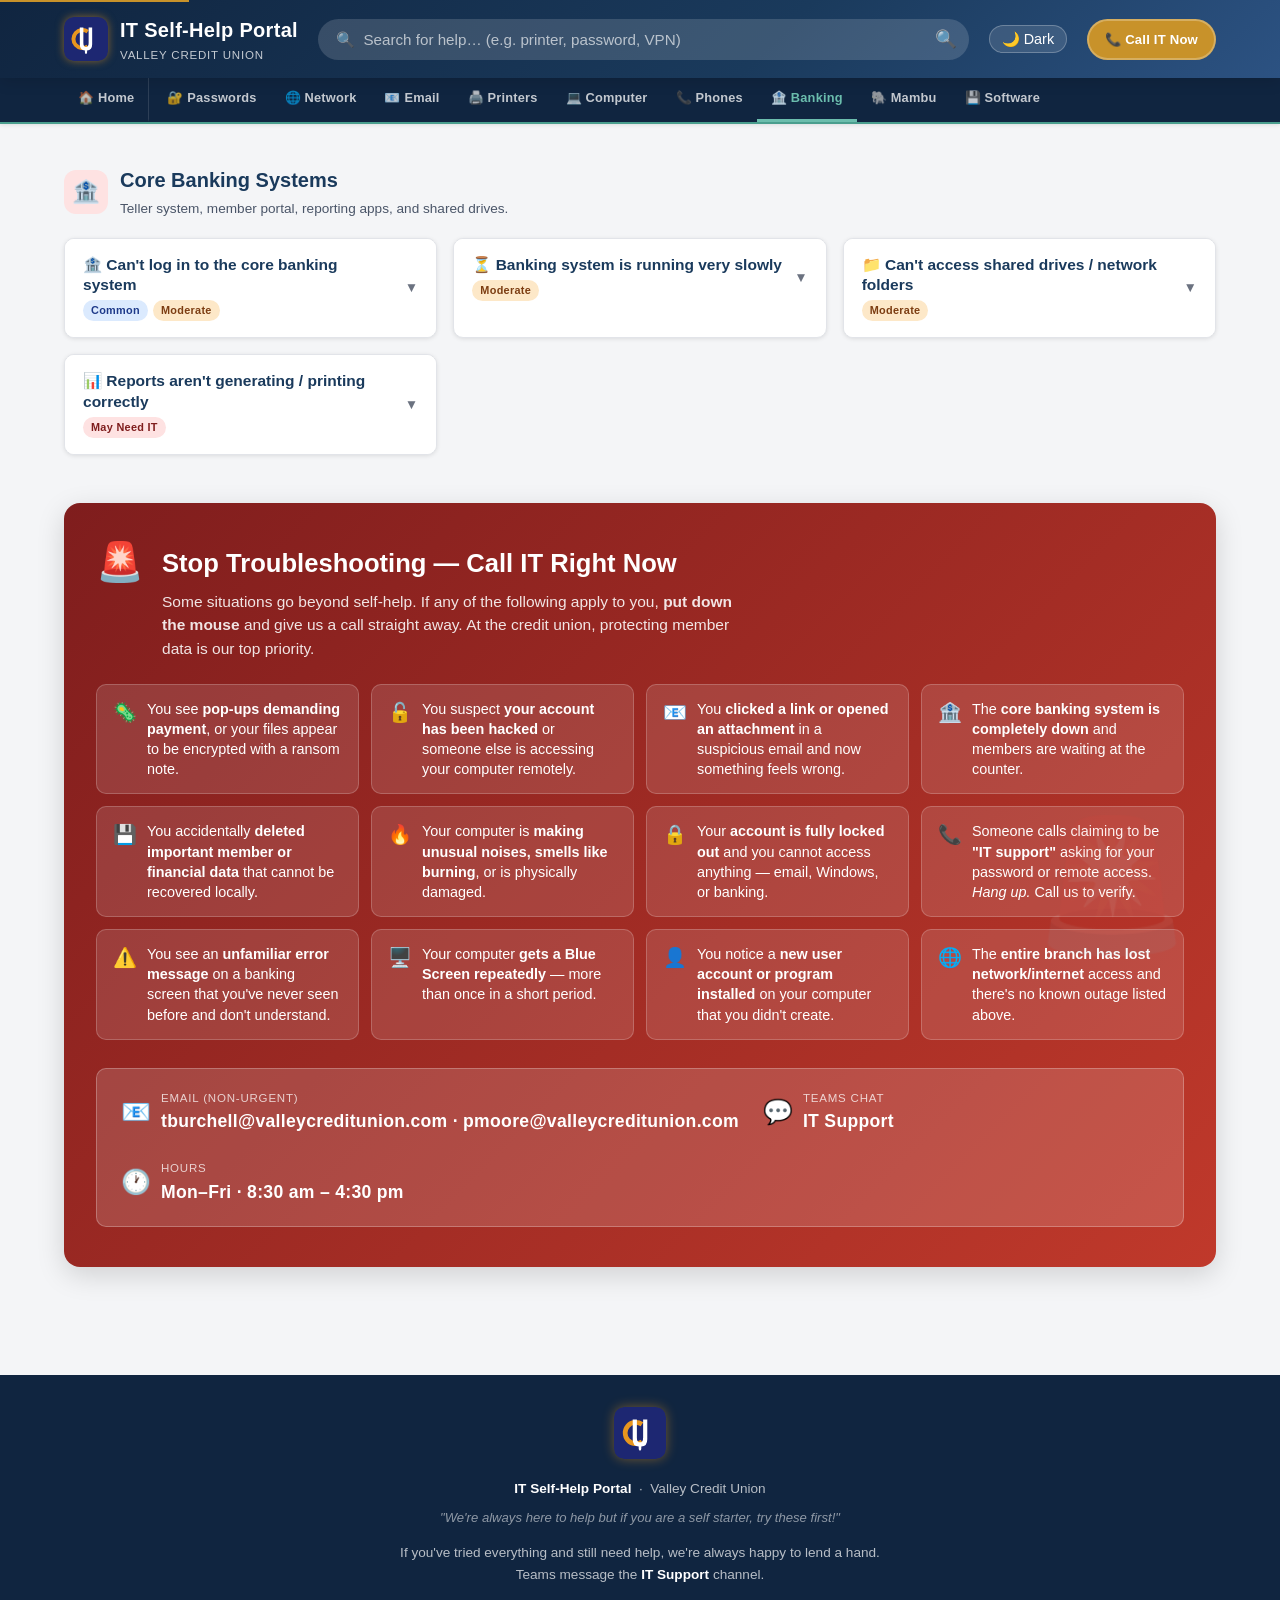
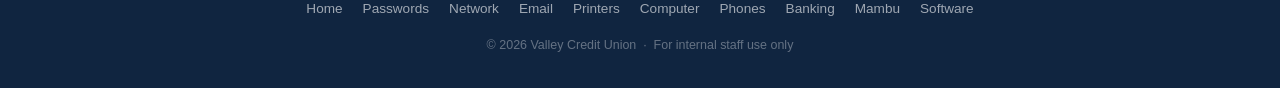
<file: banking.html>
<!DOCTYPE html>
<html lang="en">
<head>
  <meta charset="UTF-8" />
  <meta name="viewport" content="width=device-width, initial-scale=1.0" />
  <meta name="description" content="IT Self-Help Portal for Valley Credit Union staff – troubleshoot common problems before calling the IT Service Desk." />
  <title>Core Banking Systems | IT Self-Help Portal</title>
  <link rel="stylesheet" href="css/styles.css" />
  <link rel="icon" href="images/vcu-logo-icon.svg" type="image/svg+xml" />
</head>
<body>

<!-- Skip to content (accessibility) -->
<a class="skip-link" href="#main-content">Skip to main content</a>

<!-- ══════════════════ HEADER ══════════════════ -->
<header id="site-header" role="banner">
  <div class="header-inner">
    <a href="index.html" class="header-logo" aria-label="IT Self-Help Portal Home">
      <img src="images/vcu-logo-icon.svg" alt="" class="vcu-icon" aria-hidden="true" />
      <span class="header-logo-text">
        <span class="site-name">IT Self-Help Portal</span>
        <span class="site-sub">Valley Credit Union</span>
      </span>
    </a>

    <div class="search-wrapper" role="search">
      <label for="search-input" class="visually-hidden">Search for help</label>
      <input
        type="search"
        id="search-input"
        placeholder="🔍  Search for help… (e.g. printer, password, VPN)"
        autocomplete="off"
        spellcheck="false"
      />
      <button class="search-btn" aria-label="Search">&#128269;</button>
    </div>

    <button id="theme-toggle" aria-label="Switch to dark mode">🌙 Dark</button>
    <a href="#call-it-section" class="call-it-badge">📞 Call IT Now</a>
  </div>
</header>

<!-- ══════════════════ CATEGORY NAV ══════════════════ -->
<nav id="cat-nav" aria-label="Help Categories">
  <div class="cat-nav-inner">
    <a href="index.html" class="cat-nav-home">🏠 Home</a>
    <a href="passwords.html" class="cat-nav-link" aria-label="Passwords &amp; Accounts">🔐 Passwords</a>
    <a href="network.html" class="cat-nav-link" aria-label="Internet &amp; Network">🌐 Network</a>
    <a href="email.html" class="cat-nav-link" aria-label="Email &amp; Calendar">📧 Email</a>
    <a href="printers.html" class="cat-nav-link" aria-label="Printers &amp; Scanners">🖨️ Printers</a>
    <a href="computer.html" class="cat-nav-link" aria-label="Computer Performance">💻 Computer</a>
    <a href="phones.html" class="cat-nav-link" aria-label="Phones &amp; Teams">📞 Phones</a>
    <a href="banking.html" class="cat-nav-link active" aria-label="Core Banking Systems">🏦 Banking</a>
    <a href="mambu.html" class="cat-nav-link" aria-label="Mambu">🐘 Mambu</a>
    <a href="software.html" class="cat-nav-link" aria-label="Software &amp; Apps">💾 Software</a>
  </div>
</nav>

<!-- ══════════════════ MAIN ══════════════════ -->
<main id="main-content">

  <!-- Search results (hidden until user searches) -->
  <section id="search-results-section" aria-label="Search Results">
    <div class="section-header">
      <h2>Search Results</h2>
      <div class="section-divider"></div>
    </div>
    <ul class="search-results-list" id="search-results-list" aria-live="polite"></ul>
  </section>

  <!-- No results message -->
  <div id="no-results" role="status" aria-live="polite">
    <div class="no-results-icon">🌊</div>
    <h3>Nothing washed ashore…</h3>
    <p>
      Couldn't find a match. Try different words, or browse the other categories using the nav bar above.
      If all else fails, <a href="#call-it-section">give IT a shout</a>!
    </p>
  </div>

  <div id="main-categories">
    <section class="category-section" id="cat-banking" aria-labelledby="h-banking">
          <div class="category-header">
            <div class="category-icon icon-bg-red" aria-hidden="true">🏦</div>
            <div>
              <h2 id="h-banking">Core Banking Systems</h2>
              <p class="category-desc">Teller system, member portal, reporting apps, and shared drives.</p>
            </div>
          </div>
    
          <div class="guides-grid">
    
            <div class="guide-card" data-id="bank-login">
              <div class="guide-header">
                <div class="guide-title-area">
                  <div class="guide-title">🏦 Can't log in to the core banking system</div>
                  <div class="guide-tags">
                    <span class="guide-tag tag-common">Common</span>
                    <span class="guide-tag tag-moderate">Moderate</span>
                  </div>
                </div>
                <span class="guide-chevron" aria-hidden="true">▼</span>
              </div>
              <div class="guide-body">
                <div class="guide-content">
                  <p class="guide-intro">Can't get into the banking system? Here's a methodical approach before calling IT.</p>
                  <ol class="steps-list">
                    <li>
                      <span class="step-num">1</span>
                      <span class="step-text">Double-check the <strong>System Status board</strong> at the top of this page — if it shows a known outage, all we can do is wait. We're already working on it.</span>
                    </li>
                    <li>
                      <span class="step-num">2</span>
                      <span class="step-text">Verify your <strong>username and password</strong> carefully — the banking system uses a separate login from your Windows/Microsoft account.</span>
                    </li>
                    <li>
                      <span class="step-num">3</span>
                      <span class="step-text">Make sure you're connected to the <strong>credit union network</strong> or connected via VPN (if working remotely).</span>
                    </li>
                    <li>
                      <span class="step-num">4</span>
                      <span class="step-text">Try <strong>closing and reopening</strong> the banking application. For web-based systems, clear your browser cache (<code>Ctrl</code> + <code>Shift</code> + <code>Delete</code>) and reload.</span>
                    </li>
                    <li>
                      <span class="step-num">5</span>
                      <span class="step-text">If you get a <strong>session timeout</strong> message, simply log back in — this is normal after periods of inactivity.</span>
                    </li>
                  </ol>
                  <div class="call-box">
                    <span class="box-icon">📞</span>
                    <span>If none of these steps work, or if your banking system account appears to be locked, <strong>call IT right away</strong>. We never want teller stations down for long!</span>
                  </div>
                </div>
              </div>
            </div>
    
            <div class="guide-card" data-id="bank-slow">
              <div class="guide-header">
                <div class="guide-title-area">
                  <div class="guide-title">⏳ Banking system is running very slowly</div>
                  <div class="guide-tags">
                    <span class="guide-tag tag-moderate">Moderate</span>
                  </div>
                </div>
                <span class="guide-chevron" aria-hidden="true">▼</span>
              </div>
              <div class="guide-body">
                <div class="guide-content">
                  <p class="guide-intro">Slow banking software can really impact member service. Here's what to check.</p>
                  <ol class="steps-list">
                    <li>
                      <span class="step-num">1</span>
                      <span class="step-text">Check if <strong>other staff</strong> are also experiencing slowness — if it's widespread, it's likely a server-side issue and IT needs to know.</span>
                    </li>
                    <li>
                      <span class="step-num">2</span>
                      <span class="step-text">Close any <strong>extra programs or browser tabs</strong> on your computer that you aren't using — free up as much memory as possible.</span>
                    </li>
                    <li>
                      <span class="step-num">3</span>
                      <span class="step-text"><strong>Log out and back in</strong> to the banking system — this can refresh your session and fix cache issues.</span>
                    </li>
                    <li>
                      <span class="step-num">4</span>
                      <span class="step-text">If using a web browser for the banking system, try a <strong>different browser</strong> (e.g., Edge instead of Chrome).</span>
                    </li>
                  </ol>
                  <div class="call-box">
                    <span class="box-icon">📞</span>
                    <span>If performance doesn't improve and it's affecting your ability to serve members, <strong>call IT</strong>. We can check server performance and network health.</span>
                  </div>
                </div>
              </div>
            </div>
    
            <div class="guide-card" data-id="bank-fileshare">
              <div class="guide-header">
                <div class="guide-title-area">
                  <div class="guide-title">📁 Can't access shared drives / network folders</div>
                  <div class="guide-tags">
                    <span class="guide-tag tag-moderate">Moderate</span>
                  </div>
                </div>
                <span class="guide-chevron" aria-hidden="true">▼</span>
              </div>
              <div class="guide-body">
                <div class="guide-content">
                  <p class="guide-intro">Network drives (like the G: or S: drives) are hosted on our servers. Here's how to reconnect.</p>
                  <ol class="steps-list">
                    <li>
                      <span class="step-num">1</span>
                      <span class="step-text">Make sure you're <strong>connected to the network or VPN</strong>. Network drives only work on the internal network.</span>
                    </li>
                    <li>
                      <span class="step-num">2</span>
                      <span class="step-text">Open <strong>File Explorer</strong>. If the drive shows a red X, try double-clicking it — Windows may reconnect automatically.</span>
                    </li>
                    <li>
                      <span class="step-num">3</span>
                      <span class="step-text"><strong>Sign out and sign back in</strong> to Windows — drive mappings re-apply at login.</span>
                    </li>
                    <li>
                      <span class="step-num">4</span>
                      <span class="step-text">If the drive letter is completely missing, IT may need to remap it for you. Call us and we can push it remotely in a few minutes.</span>
                    </li>
                  </ol>
                </div>
              </div>
            </div>
    
            <div class="guide-card" data-id="bank-report">
              <div class="guide-header">
                <div class="guide-title-area">
                  <div class="guide-title">📊 Reports aren't generating / printing correctly</div>
                  <div class="guide-tags">
                    <span class="guide-tag tag-call-it">May Need IT</span>
                  </div>
                </div>
                <span class="guide-chevron" aria-hidden="true">▼</span>
              </div>
              <div class="guide-body">
                <div class="guide-content">
                  <p class="guide-intro">Report issues can have many causes. Here are the quick checks before calling us.</p>
                  <ol class="steps-list">
                    <li>
                      <span class="step-num">1</span>
                      <span class="step-text">Make sure you're selecting the <strong>correct date range and filters</strong> for the report — double-check the parameters.</span>
                    </li>
                    <li>
                      <span class="step-num">2</span>
                      <span class="step-text">If the report opens in a separate window that disappears instantly, check if your <strong>pop-up blocker</strong> is preventing it (look for a notification in your browser's address bar).</span>
                    </li>
                    <li>
                      <span class="step-num">3</span>
                      <span class="step-text">If reports are printing incorrectly (wrong paper size, cut off), check your <strong>printer settings</strong> and make sure the correct printer is selected.</span>
                    </li>
                    <li>
                      <span class="step-num">4</span>
                      <span class="step-text">Try <strong>exporting to PDF or Excel</strong> as a workaround if printing isn't working.</span>
                    </li>
                  </ol>
                  <div class="call-box">
                    <span class="box-icon">📞</span>
                    <span>If a specific report is consistently failing or showing incorrect data, please call IT and describe the report name and what you expected to see.</span>
                  </div>
                </div>
              </div>
            </div>
    
          </div>
        </section>

    <!-- Call IT Section -->
    <section id="call-it-section" aria-labelledby="h-callit">
          <div class="call-it-top">
            <span class="call-it-emoji" aria-hidden="true">🚨</span>
            <div>
              <h2 id="h-callit">Stop Troubleshooting — Call IT Right Now</h2>
              <p>
                Some situations go beyond self-help. If any of the following apply to you,
                <strong>put down the mouse</strong> and give us a call straight away.
                At the credit union, protecting member data is our top priority.
              </p>
            </div>
          </div>
    
          <div class="call-it-grid">
            <div class="call-it-item">
              <span class="ci-icon" aria-hidden="true">🦠</span>
              <span>You see <strong>pop-ups demanding payment</strong>, or your files appear to be encrypted with a ransom note.</span>
            </div>
            <div class="call-it-item">
              <span class="ci-icon" aria-hidden="true">🔓</span>
              <span>You suspect <strong>your account has been hacked</strong> or someone else is accessing your computer remotely.</span>
            </div>
            <div class="call-it-item">
              <span class="ci-icon" aria-hidden="true">📧</span>
              <span>You <strong>clicked a link or opened an attachment</strong> in a suspicious email and now something feels wrong.</span>
            </div>
            <div class="call-it-item">
              <span class="ci-icon" aria-hidden="true">🏦</span>
              <span>The <strong>core banking system is completely down</strong> and members are waiting at the counter.</span>
            </div>
            <div class="call-it-item">
              <span class="ci-icon" aria-hidden="true">💾</span>
              <span>You accidentally <strong>deleted important member or financial data</strong> that cannot be recovered locally.</span>
            </div>
            <div class="call-it-item">
              <span class="ci-icon" aria-hidden="true">🔥</span>
              <span>Your computer is <strong>making unusual noises, smells like burning</strong>, or is physically damaged.</span>
            </div>
            <div class="call-it-item">
              <span class="ci-icon" aria-hidden="true">🔒</span>
              <span>Your <strong>account is fully locked out</strong> and you cannot access anything — email, Windows, or banking.</span>
            </div>
            <div class="call-it-item">
              <span class="ci-icon" aria-hidden="true">📞</span>
              <span>Someone calls claiming to be <strong>"IT support"</strong> asking for your password or remote access. <em>Hang up.</em> Call us to verify.</span>
            </div>
            <div class="call-it-item">
              <span class="ci-icon" aria-hidden="true">⚠️</span>
              <span>You see an <strong>unfamiliar error message</strong> on a banking screen that you've never seen before and don't understand.</span>
            </div>
            <div class="call-it-item">
              <span class="ci-icon" aria-hidden="true">🖥️</span>
              <span>Your computer <strong>gets a Blue Screen repeatedly</strong> — more than once in a short period.</span>
            </div>
            <div class="call-it-item">
              <span class="ci-icon" aria-hidden="true">👤</span>
              <span>You notice a <strong>new user account or program installed</strong> on your computer that you didn't create.</span>
            </div>
            <div class="call-it-item">
              <span class="ci-icon" aria-hidden="true">🌐</span>
              <span>The <strong>entire branch has lost network/internet</strong> access and there's no known outage listed above.</span>
            </div>
          </div>
    
          <div class="call-it-contact" role="region" aria-label="IT Contact Information">
            <div class="contact-method">
              <span class="cm-icon" aria-hidden="true">📧</span>
              <span>
                <span class="cm-label">Email (non-urgent)</span>
                <span class="cm-value">tburchell@valleycreditunion.com · pmoore@valleycreditunion.com</span>
              </span>
            </div>
            <div class="contact-method">
              <span class="cm-icon" aria-hidden="true">💬</span>
              <span>
                <span class="cm-label">Teams Chat</span>
                <span class="cm-value">IT Support</span>
              </span>
            </div>
            <div class="contact-method">
              <span class="cm-icon" aria-hidden="true">🕐</span>
              <span>
                <span class="cm-label">Hours</span>
                <span class="cm-value">Mon–Fri · 8:30 am – 4:30 pm</span>
              </span>
            </div>
          </div>
        </section>
  </div><!-- /#main-categories -->
</main>

<!-- Back to top -->
<button id="back-to-top" aria-label="Back to top" title="Back to top">▲</button>

<!-- ══════════════════ FOOTER ══════════════════ -->
<footer id="site-footer" role="contentinfo">
  <div class="footer-inner">
    <div class="footer-logo"><img src="images/vcu-logo-icon.svg" alt="Valley Credit Union" /></div>
    <p><strong>IT Self-Help Portal</strong> &nbsp;·&nbsp; Valley Credit Union</p>
    <p class="footer-tagline">"We're always here to help but if you are a self starter, try these first!"</p>
    <p>If you've tried everything and still need help, we're always happy to lend a hand.<br />
       Teams message the <strong>IT Support</strong> channel.</p>
    <div class="footer-links">
      <a href="index.html">Home</a>
      <a href="passwords.html">Passwords</a>
      <a href="network.html">Network</a>
      <a href="email.html">Email</a>
      <a href="printers.html">Printers</a>
      <a href="computer.html">Computer</a>
      <a href="phones.html">Phones</a>
      <a href="banking.html">Banking</a>
      <a href="mambu.html">Mambu</a>
      <a href="software.html">Software</a>
    </div>
    <p style="margin-top: 16px; opacity: 0.5; font-size: 0.78rem;">
      &copy; <span id="footer-year"></span> Valley Credit Union &nbsp;·&nbsp; For internal staff use only
    </p>
  </div>
</footer>

<script src="js/main.js"></script>
<script>
  // Set footer year dynamically
  document.getElementById('footer-year').textContent = new Date().getFullYear();
</script>
</body>
</html>
</file>
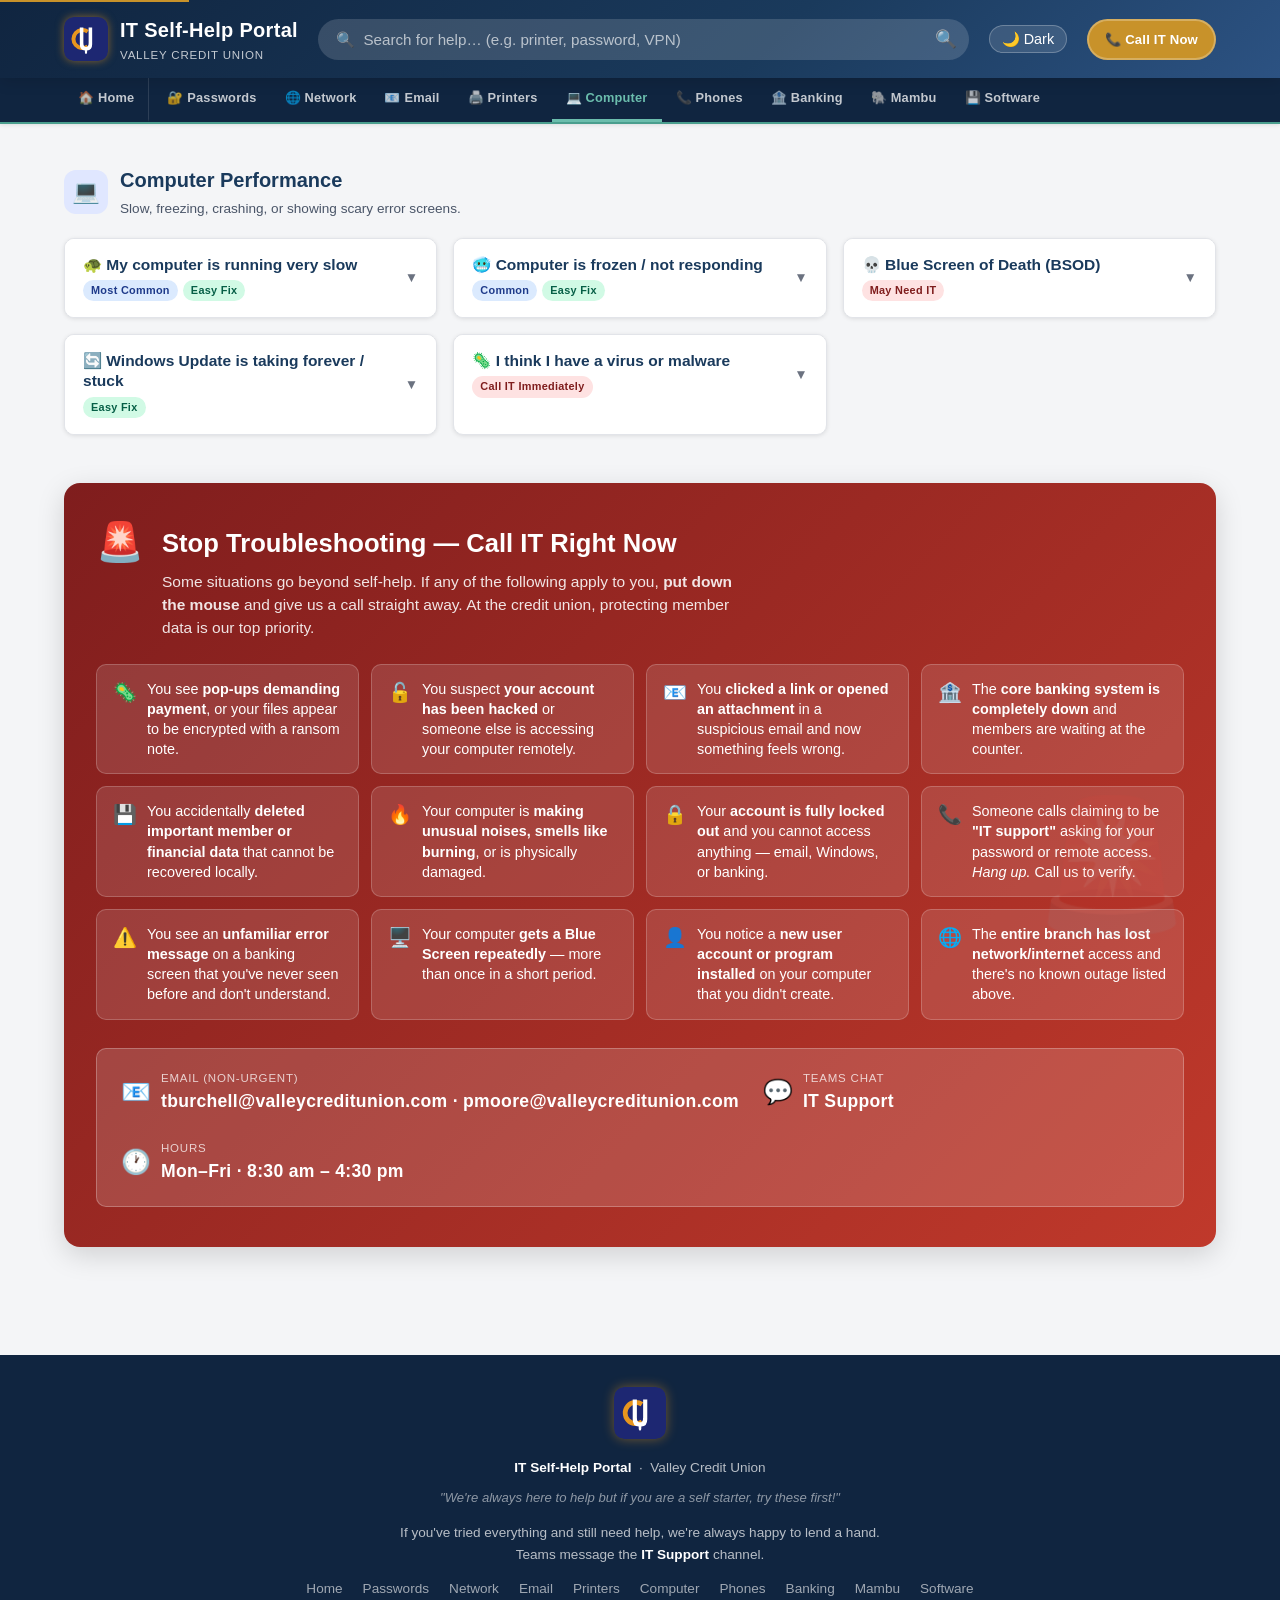
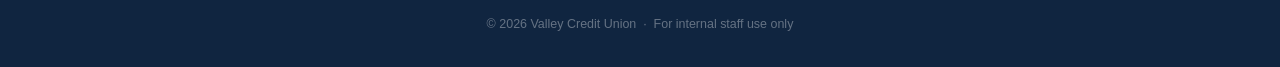
<file: computer.html>
<!DOCTYPE html>
<html lang="en">
<head>
  <meta charset="UTF-8" />
  <meta name="viewport" content="width=device-width, initial-scale=1.0" />
  <meta name="description" content="IT Self-Help Portal for Valley Credit Union staff – troubleshoot common problems before calling the IT Service Desk." />
  <title>Computer Performance | IT Self-Help Portal</title>
  <link rel="stylesheet" href="css/styles.css" />
  <link rel="icon" href="images/vcu-logo-icon.svg" type="image/svg+xml" />
</head>
<body>

<!-- Skip to content (accessibility) -->
<a class="skip-link" href="#main-content">Skip to main content</a>

<!-- ══════════════════ HEADER ══════════════════ -->
<header id="site-header" role="banner">
  <div class="header-inner">
    <a href="index.html" class="header-logo" aria-label="IT Self-Help Portal Home">
      <img src="images/vcu-logo-icon.svg" alt="" class="vcu-icon" aria-hidden="true" />
      <span class="header-logo-text">
        <span class="site-name">IT Self-Help Portal</span>
        <span class="site-sub">Valley Credit Union</span>
      </span>
    </a>

    <div class="search-wrapper" role="search">
      <label for="search-input" class="visually-hidden">Search for help</label>
      <input
        type="search"
        id="search-input"
        placeholder="🔍  Search for help… (e.g. printer, password, VPN)"
        autocomplete="off"
        spellcheck="false"
      />
      <button class="search-btn" aria-label="Search">&#128269;</button>
    </div>

    <button id="theme-toggle" aria-label="Switch to dark mode">🌙 Dark</button>
    <a href="#call-it-section" class="call-it-badge">📞 Call IT Now</a>
  </div>
</header>

<!-- ══════════════════ CATEGORY NAV ══════════════════ -->
<nav id="cat-nav" aria-label="Help Categories">
  <div class="cat-nav-inner">
    <a href="index.html" class="cat-nav-home">🏠 Home</a>
    <a href="passwords.html" class="cat-nav-link" aria-label="Passwords &amp; Accounts">🔐 Passwords</a>
    <a href="network.html" class="cat-nav-link" aria-label="Internet &amp; Network">🌐 Network</a>
    <a href="email.html" class="cat-nav-link" aria-label="Email &amp; Calendar">📧 Email</a>
    <a href="printers.html" class="cat-nav-link" aria-label="Printers &amp; Scanners">🖨️ Printers</a>
    <a href="computer.html" class="cat-nav-link active" aria-label="Computer Performance">💻 Computer</a>
    <a href="phones.html" class="cat-nav-link" aria-label="Phones &amp; Teams">📞 Phones</a>
    <a href="banking.html" class="cat-nav-link" aria-label="Core Banking Systems">🏦 Banking</a>
    <a href="mambu.html" class="cat-nav-link" aria-label="Mambu">🐘 Mambu</a>
    <a href="software.html" class="cat-nav-link" aria-label="Software &amp; Apps">💾 Software</a>
  </div>
</nav>

<!-- ══════════════════ MAIN ══════════════════ -->
<main id="main-content">

  <!-- Search results (hidden until user searches) -->
  <section id="search-results-section" aria-label="Search Results">
    <div class="section-header">
      <h2>Search Results</h2>
      <div class="section-divider"></div>
    </div>
    <ul class="search-results-list" id="search-results-list" aria-live="polite"></ul>
  </section>

  <!-- No results message -->
  <div id="no-results" role="status" aria-live="polite">
    <div class="no-results-icon">🌊</div>
    <h3>Nothing washed ashore…</h3>
    <p>
      Couldn't find a match. Try different words, or browse the other categories using the nav bar above.
      If all else fails, <a href="#call-it-section">give IT a shout</a>!
    </p>
  </div>

  <div id="main-categories">
    <section class="category-section" id="cat-computer" aria-labelledby="h-computer">
          <div class="category-header">
            <div class="category-icon icon-bg-indigo" aria-hidden="true">💻</div>
            <div>
              <h2 id="h-computer">Computer Performance</h2>
              <p class="category-desc">Slow, freezing, crashing, or showing scary error screens.</p>
            </div>
          </div>
    
          <div class="guides-grid">
    
            <div class="guide-card" data-id="pc-slow">
              <div class="guide-header">
                <div class="guide-title-area">
                  <div class="guide-title">🐢 My computer is running very slow</div>
                  <div class="guide-tags">
                    <span class="guide-tag tag-common">Most Common</span>
                    <span class="guide-tag tag-easy">Easy Fix</span>
                  </div>
                </div>
                <span class="guide-chevron" aria-hidden="true">▼</span>
              </div>
              <div class="guide-body">
                <div class="guide-content">
                  <p class="guide-intro">Slow computers are the number-one complaint we hear. The good news is there are some quick fixes to try!</p>
                  <ol class="steps-list">
                    <li>
                      <span class="step-num">1</span>
                      <span class="step-text"><strong>Restart your computer.</strong> This is the single most effective fix. A full restart (not sleep) clears memory, applies updates, and gives Windows a fresh start. Do this at least once a week.</span>
                    </li>
                    <li>
                      <span class="step-num">2</span>
                      <span class="step-text">Open <strong>Task Manager</strong> (<code>Ctrl</code> + <code>Shift</code> + <code>Esc</code>). Click <strong>"CPU"</strong> and <strong>"Memory"</strong> columns to sort. Look for anything using more than 80% — that might be the culprit.</span>
                    </li>
                    <li>
                      <span class="step-num">3</span>
                      <span class="step-text">Close applications and browser tabs you're not using. Each open Chrome tab uses memory!</span>
                    </li>
                    <li>
                      <span class="step-num">4</span>
                      <span class="step-text">Check your hard drive space: <strong>File Explorer → This PC</strong>. If the C: drive bar is red and nearly full, that will seriously slow things down. Try emptying the Recycle Bin and Downloads folder.</span>
                    </li>
                    <li>
                      <span class="step-num">5</span>
                      <span class="step-text">Run <strong>Disk Cleanup:</strong> Search in Start menu for "Disk Cleanup", select drive C:, check all boxes, click OK.</span>
                    </li>
                  </ol>
                  <div class="tip-box">
                    <span class="box-icon">💡</span>
                    <span>Your computer should restart at least once a week. Leaving it in sleep mode for weeks on end causes slowdowns. Make it a Friday habit!</span>
                  </div>
                </div>
              </div>
            </div>
    
            <div class="guide-card" data-id="pc-freeze">
              <div class="guide-header">
                <div class="guide-title-area">
                  <div class="guide-title">🥶 Computer is frozen / not responding</div>
                  <div class="guide-tags">
                    <span class="guide-tag tag-common">Common</span>
                    <span class="guide-tag tag-easy">Easy Fix</span>
                  </div>
                </div>
                <span class="guide-chevron" aria-hidden="true">▼</span>
              </div>
              <div class="guide-body">
                <div class="guide-content">
                  <p class="guide-intro">Don't pull the plug just yet — try these steps first.</p>
                  <ol class="steps-list">
                    <li>
                      <span class="step-num">1</span>
                      <span class="step-text"><strong>Wait 2–3 minutes.</strong> Sometimes Windows is busy processing an update or a large file and just needs a moment.</span>
                    </li>
                    <li>
                      <span class="step-num">2</span>
                      <span class="step-text">Try pressing <code>Ctrl</code> + <code>Alt</code> + <code>Delete</code>. If the blue screen appears, click <strong>"Task Manager"</strong>, find the frozen app, and click <strong>"End Task"</strong>.</span>
                    </li>
                    <li>
                      <span class="step-num">3</span>
                      <span class="step-text">If the mouse cursor is moving but nothing responds, try <code>Windows</code> key + <code>D</code> to minimize everything to the desktop, then try again.</span>
                    </li>
                    <li>
                      <span class="step-num">4</span>
                      <span class="step-text">As a last resort: hold the <strong>power button</strong> for 5 seconds until the computer turns off. Wait 15 seconds, then press it once to turn it back on.</span>
                    </li>
                  </ol>
                  <div class="warn-box">
                    <span class="box-icon">⚠️</span>
                    <span>Force-shutting down using the power button is okay occasionally, but shouldn't be a regular habit. If it's happening often, let IT know so we can investigate the root cause.</span>
                  </div>
                </div>
              </div>
            </div>
    
            <div class="guide-card" data-id="pc-bsod">
              <div class="guide-header">
                <div class="guide-title-area">
                  <div class="guide-title">💀 Blue Screen of Death (BSOD)</div>
                  <div class="guide-tags">
                    <span class="guide-tag tag-call-it">May Need IT</span>
                  </div>
                </div>
                <span class="guide-chevron" aria-hidden="true">▼</span>
              </div>
              <div class="guide-body">
                <div class="guide-content">
                  <p class="guide-intro">The dreaded blue screen. It's alarming but usually not the end of the world. Here's what to do.</p>
                  <ol class="steps-list">
                    <li>
                      <span class="step-num">1</span>
                      <span class="step-text"><strong>Note the error message</strong> on the blue screen — write it down or take a photo with your phone. It will say something like <em>"CRITICAL_PROCESS_DIED"</em> or <em>"MEMORY_MANAGEMENT"</em>. This helps IT diagnose the issue.</span>
                    </li>
                    <li>
                      <span class="step-num">2</span>
                      <span class="step-text">Windows will usually restart on its own after a minute. Let it restart normally.</span>
                    </li>
                    <li>
                      <span class="step-num">3</span>
                      <span class="step-text">After restart, check if Windows wants to run any <strong>repairs</strong> — let it do so. Don't skip or cancel the repair process.</span>
                    </li>
                    <li>
                      <span class="step-num">4</span>
                      <span class="step-text">If it boots back to Windows normally, check for <strong>Windows Updates</strong> (Start → Settings → Windows Update) — pending updates or recent driver updates can cause BSODs.</span>
                    </li>
                  </ol>
                  <div class="call-box">
                    <span class="box-icon">📞</span>
                    <span>If you're getting BSODs repeatedly (more than once a week), <strong>call IT</strong> with the error code you noted. This often indicates a hardware or driver issue that needs our attention.</span>
                  </div>
                </div>
              </div>
            </div>
    
            <div class="guide-card" data-id="pc-updates">
              <div class="guide-header">
                <div class="guide-title-area">
                  <div class="guide-title">🔄 Windows Update is taking forever / stuck</div>
                  <div class="guide-tags">
                    <span class="guide-tag tag-easy">Easy Fix</span>
                  </div>
                </div>
                <span class="guide-chevron" aria-hidden="true">▼</span>
              </div>
              <div class="guide-body">
                <div class="guide-content">
                  <p class="guide-intro">Updates are important — they keep your computer secure. Here's how to handle them without losing your mind.</p>
                  <ol class="steps-list">
                    <li>
                      <span class="step-num">1</span>
                      <span class="step-text">If an update is in progress, <strong>let it finish</strong>. Do not force-shutdown during an update — this can corrupt Windows. Even if it seems stuck, give it at least 30–45 minutes.</span>
                    </li>
                    <li>
                      <span class="step-num">2</span>
                      <span class="step-text">If the update screen has been sitting at the same percentage for over an hour with no disk activity (listen for the hard drive), it may be truly stuck. Try a <strong>gentle restart</strong> (<code>Ctrl</code> + <code>Alt</code> + <code>Delete</code> → Power icon → Restart).</span>
                    </li>
                    <li>
                      <span class="step-num">3</span>
                      <span class="step-text">To schedule updates for after hours: <strong>Settings → Windows Update → Schedule the restart</strong> — pick a time when you won't be at your desk.</span>
                    </li>
                  </ol>
                  <div class="tip-box">
                    <span class="box-icon">💡</span>
                    <span>Leave your computer on overnight on Tuesdays — Microsoft releases updates on "Patch Tuesday" and they'll install quietly while you're home.</span>
                  </div>
                </div>
              </div>
            </div>
    
            <div class="guide-card" data-id="pc-virus">
              <div class="guide-header">
                <div class="guide-title-area">
                  <div class="guide-title">🦠 I think I have a virus or malware</div>
                  <div class="guide-tags">
                    <span class="guide-tag tag-call-it">Call IT Immediately</span>
                  </div>
                </div>
                <span class="guide-chevron" aria-hidden="true">▼</span>
              </div>
              <div class="guide-body">
                <div class="guide-content">
                  <p class="guide-intro">Signs of infection: strange pop-ups, slow computer, unusual emails sent from your account, files you didn't create, or requests for payment.</p>
                  <ol class="steps-list">
                    <li>
                      <span class="step-num">1</span>
                      <span class="step-text"><strong>STOP using the computer immediately.</strong> Do not enter any passwords or access banking systems.</span>
                    </li>
                    <li>
                      <span class="step-num">2</span>
                      <span class="step-text"><strong>Do NOT turn it off</strong> — IT may need the computer in its current state to investigate.</span>
                    </li>
                    <li>
                      <span class="step-num">3</span>
                      <span class="step-text"><strong>Unplug the network cable</strong> (or disable Wi-Fi) to prevent the infection from spreading.</span>
                    </li>
                    <li>
                      <span class="step-num">4</span>
                      <span class="step-text"><strong>Call IT right now</strong> — this is an emergency.</span>
                    </li>
                  </ol>
                  <div class="call-box">
                    <span class="box-icon">🚨</span>
                    <span>Suspected malware at a credit union is a <strong>security emergency</strong>. Call IT immediately — do not attempt to remove it yourself or continue working on the machine.</span>
                  </div>
                </div>
              </div>
            </div>
    
          </div>
        </section>

    <!-- Call IT Section -->
    <section id="call-it-section" aria-labelledby="h-callit">
          <div class="call-it-top">
            <span class="call-it-emoji" aria-hidden="true">🚨</span>
            <div>
              <h2 id="h-callit">Stop Troubleshooting — Call IT Right Now</h2>
              <p>
                Some situations go beyond self-help. If any of the following apply to you,
                <strong>put down the mouse</strong> and give us a call straight away.
                At the credit union, protecting member data is our top priority.
              </p>
            </div>
          </div>
    
          <div class="call-it-grid">
            <div class="call-it-item">
              <span class="ci-icon" aria-hidden="true">🦠</span>
              <span>You see <strong>pop-ups demanding payment</strong>, or your files appear to be encrypted with a ransom note.</span>
            </div>
            <div class="call-it-item">
              <span class="ci-icon" aria-hidden="true">🔓</span>
              <span>You suspect <strong>your account has been hacked</strong> or someone else is accessing your computer remotely.</span>
            </div>
            <div class="call-it-item">
              <span class="ci-icon" aria-hidden="true">📧</span>
              <span>You <strong>clicked a link or opened an attachment</strong> in a suspicious email and now something feels wrong.</span>
            </div>
            <div class="call-it-item">
              <span class="ci-icon" aria-hidden="true">🏦</span>
              <span>The <strong>core banking system is completely down</strong> and members are waiting at the counter.</span>
            </div>
            <div class="call-it-item">
              <span class="ci-icon" aria-hidden="true">💾</span>
              <span>You accidentally <strong>deleted important member or financial data</strong> that cannot be recovered locally.</span>
            </div>
            <div class="call-it-item">
              <span class="ci-icon" aria-hidden="true">🔥</span>
              <span>Your computer is <strong>making unusual noises, smells like burning</strong>, or is physically damaged.</span>
            </div>
            <div class="call-it-item">
              <span class="ci-icon" aria-hidden="true">🔒</span>
              <span>Your <strong>account is fully locked out</strong> and you cannot access anything — email, Windows, or banking.</span>
            </div>
            <div class="call-it-item">
              <span class="ci-icon" aria-hidden="true">📞</span>
              <span>Someone calls claiming to be <strong>"IT support"</strong> asking for your password or remote access. <em>Hang up.</em> Call us to verify.</span>
            </div>
            <div class="call-it-item">
              <span class="ci-icon" aria-hidden="true">⚠️</span>
              <span>You see an <strong>unfamiliar error message</strong> on a banking screen that you've never seen before and don't understand.</span>
            </div>
            <div class="call-it-item">
              <span class="ci-icon" aria-hidden="true">🖥️</span>
              <span>Your computer <strong>gets a Blue Screen repeatedly</strong> — more than once in a short period.</span>
            </div>
            <div class="call-it-item">
              <span class="ci-icon" aria-hidden="true">👤</span>
              <span>You notice a <strong>new user account or program installed</strong> on your computer that you didn't create.</span>
            </div>
            <div class="call-it-item">
              <span class="ci-icon" aria-hidden="true">🌐</span>
              <span>The <strong>entire branch has lost network/internet</strong> access and there's no known outage listed above.</span>
            </div>
          </div>
    
          <div class="call-it-contact" role="region" aria-label="IT Contact Information">
            <div class="contact-method">
              <span class="cm-icon" aria-hidden="true">📧</span>
              <span>
                <span class="cm-label">Email (non-urgent)</span>
                <span class="cm-value">tburchell@valleycreditunion.com · pmoore@valleycreditunion.com</span>
              </span>
            </div>
            <div class="contact-method">
              <span class="cm-icon" aria-hidden="true">💬</span>
              <span>
                <span class="cm-label">Teams Chat</span>
                <span class="cm-value">IT Support</span>
              </span>
            </div>
            <div class="contact-method">
              <span class="cm-icon" aria-hidden="true">🕐</span>
              <span>
                <span class="cm-label">Hours</span>
                <span class="cm-value">Mon–Fri · 8:30 am – 4:30 pm</span>
              </span>
            </div>
          </div>
        </section>
  </div><!-- /#main-categories -->
</main>

<!-- Back to top -->
<button id="back-to-top" aria-label="Back to top" title="Back to top">▲</button>

<!-- ══════════════════ FOOTER ══════════════════ -->
<footer id="site-footer" role="contentinfo">
  <div class="footer-inner">
    <div class="footer-logo"><img src="images/vcu-logo-icon.svg" alt="Valley Credit Union" /></div>
    <p><strong>IT Self-Help Portal</strong> &nbsp;·&nbsp; Valley Credit Union</p>
    <p class="footer-tagline">"We're always here to help but if you are a self starter, try these first!"</p>
    <p>If you've tried everything and still need help, we're always happy to lend a hand.<br />
       Teams message the <strong>IT Support</strong> channel.</p>
    <div class="footer-links">
      <a href="index.html">Home</a>
      <a href="passwords.html">Passwords</a>
      <a href="network.html">Network</a>
      <a href="email.html">Email</a>
      <a href="printers.html">Printers</a>
      <a href="computer.html">Computer</a>
      <a href="phones.html">Phones</a>
      <a href="banking.html">Banking</a>
      <a href="mambu.html">Mambu</a>
      <a href="software.html">Software</a>
    </div>
    <p style="margin-top: 16px; opacity: 0.5; font-size: 0.78rem;">
      &copy; <span id="footer-year"></span> Valley Credit Union &nbsp;·&nbsp; For internal staff use only
    </p>
  </div>
</footer>

<script src="js/main.js"></script>
<script>
  // Set footer year dynamically
  document.getElementById('footer-year').textContent = new Date().getFullYear();
</script>
</body>
</html>
</file>
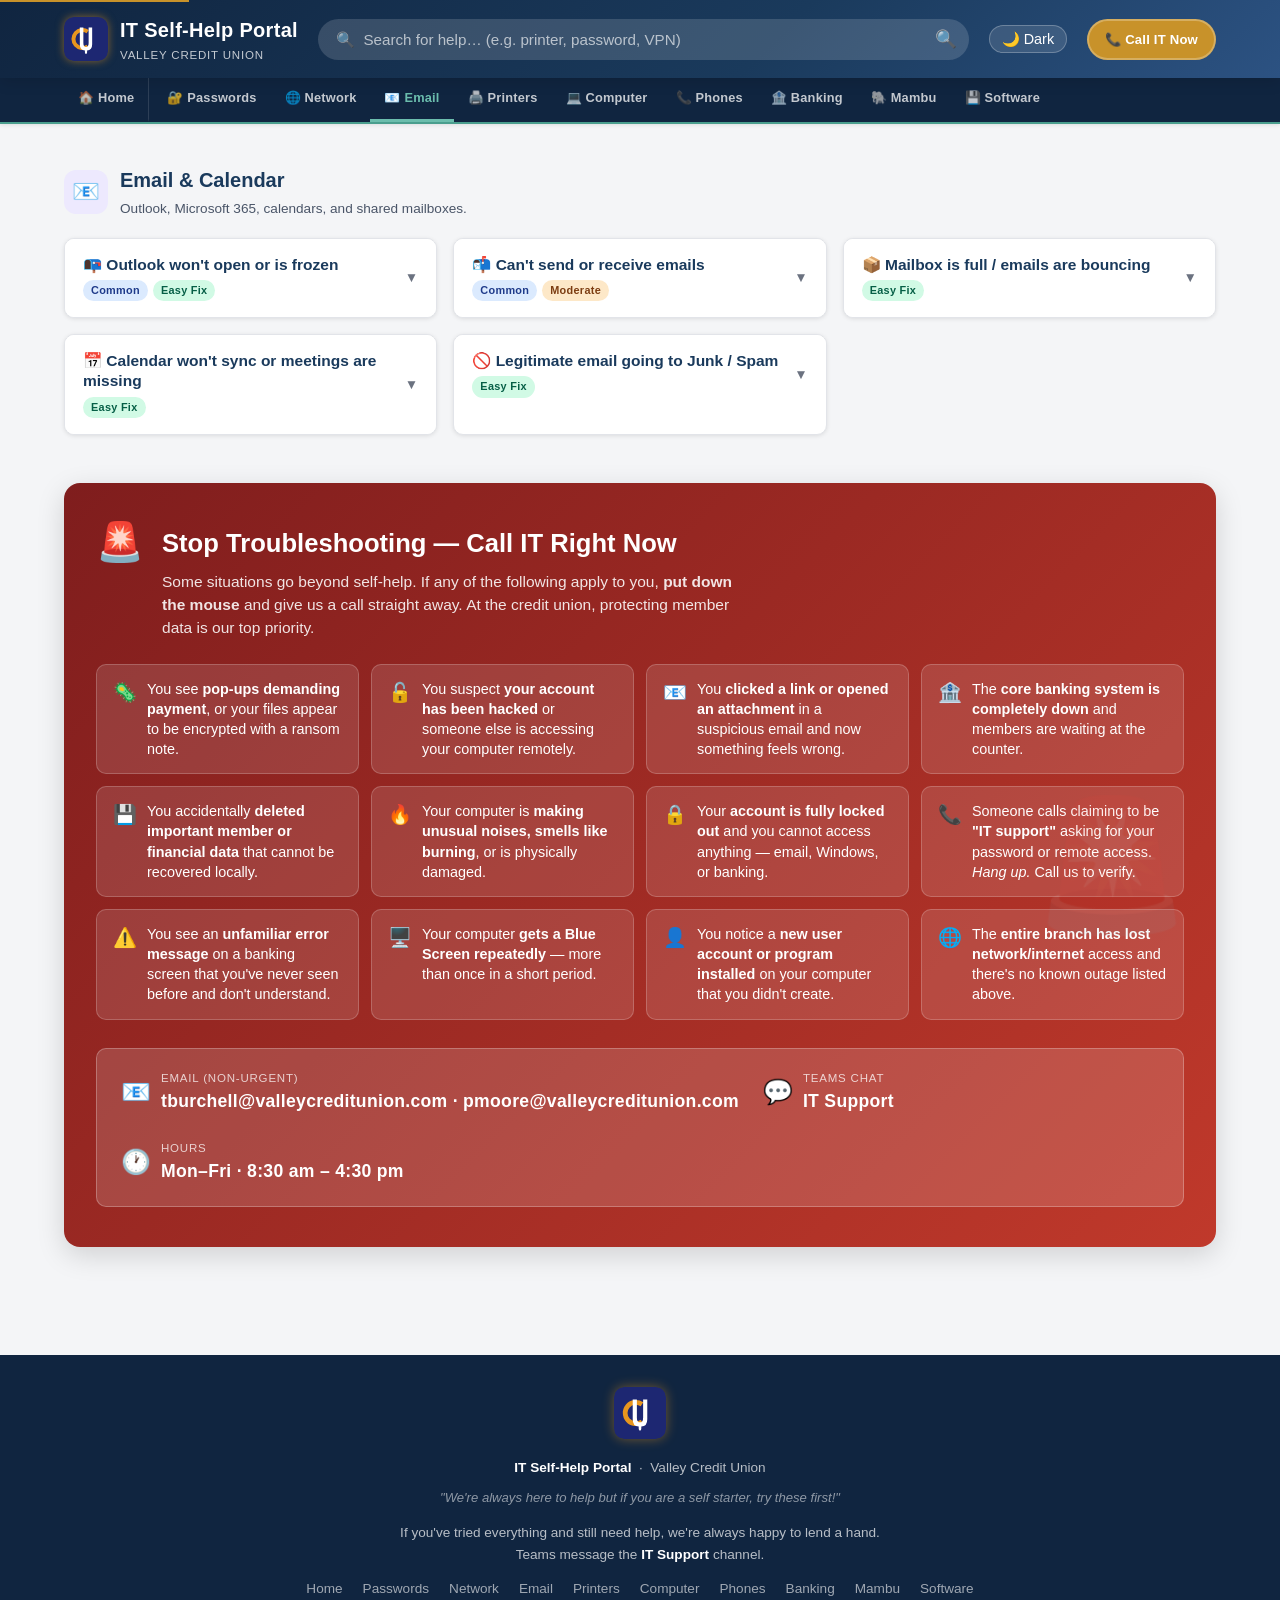
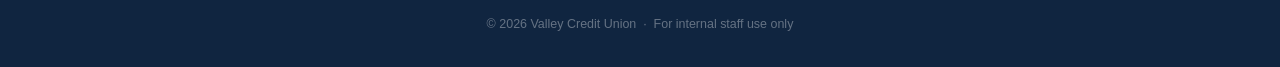
<file: email.html>
<!DOCTYPE html>
<html lang="en">
<head>
  <meta charset="UTF-8" />
  <meta name="viewport" content="width=device-width, initial-scale=1.0" />
  <meta name="description" content="IT Self-Help Portal for Valley Credit Union staff – troubleshoot common problems before calling the IT Service Desk." />
  <title>Email &amp; Calendar | IT Self-Help Portal</title>
  <link rel="stylesheet" href="css/styles.css" />
  <link rel="icon" href="images/vcu-logo-icon.svg" type="image/svg+xml" />
</head>
<body>

<!-- Skip to content (accessibility) -->
<a class="skip-link" href="#main-content">Skip to main content</a>

<!-- ══════════════════ HEADER ══════════════════ -->
<header id="site-header" role="banner">
  <div class="header-inner">
    <a href="index.html" class="header-logo" aria-label="IT Self-Help Portal Home">
      <img src="images/vcu-logo-icon.svg" alt="" class="vcu-icon" aria-hidden="true" />
      <span class="header-logo-text">
        <span class="site-name">IT Self-Help Portal</span>
        <span class="site-sub">Valley Credit Union</span>
      </span>
    </a>

    <div class="search-wrapper" role="search">
      <label for="search-input" class="visually-hidden">Search for help</label>
      <input
        type="search"
        id="search-input"
        placeholder="🔍  Search for help… (e.g. printer, password, VPN)"
        autocomplete="off"
        spellcheck="false"
      />
      <button class="search-btn" aria-label="Search">&#128269;</button>
    </div>

    <button id="theme-toggle" aria-label="Switch to dark mode">🌙 Dark</button>
    <a href="#call-it-section" class="call-it-badge">📞 Call IT Now</a>
  </div>
</header>

<!-- ══════════════════ CATEGORY NAV ══════════════════ -->
<nav id="cat-nav" aria-label="Help Categories">
  <div class="cat-nav-inner">
    <a href="index.html" class="cat-nav-home">🏠 Home</a>
    <a href="passwords.html" class="cat-nav-link" aria-label="Passwords &amp; Accounts">🔐 Passwords</a>
    <a href="network.html" class="cat-nav-link" aria-label="Internet &amp; Network">🌐 Network</a>
    <a href="email.html" class="cat-nav-link active" aria-label="Email &amp; Calendar">📧 Email</a>
    <a href="printers.html" class="cat-nav-link" aria-label="Printers &amp; Scanners">🖨️ Printers</a>
    <a href="computer.html" class="cat-nav-link" aria-label="Computer Performance">💻 Computer</a>
    <a href="phones.html" class="cat-nav-link" aria-label="Phones &amp; Teams">📞 Phones</a>
    <a href="banking.html" class="cat-nav-link" aria-label="Core Banking Systems">🏦 Banking</a>
    <a href="mambu.html" class="cat-nav-link" aria-label="Mambu">🐘 Mambu</a>
    <a href="software.html" class="cat-nav-link" aria-label="Software &amp; Apps">💾 Software</a>
  </div>
</nav>

<!-- ══════════════════ MAIN ══════════════════ -->
<main id="main-content">

  <!-- Search results (hidden until user searches) -->
  <section id="search-results-section" aria-label="Search Results">
    <div class="section-header">
      <h2>Search Results</h2>
      <div class="section-divider"></div>
    </div>
    <ul class="search-results-list" id="search-results-list" aria-live="polite"></ul>
  </section>

  <!-- No results message -->
  <div id="no-results" role="status" aria-live="polite">
    <div class="no-results-icon">🌊</div>
    <h3>Nothing washed ashore…</h3>
    <p>
      Couldn't find a match. Try different words, or browse the other categories using the nav bar above.
      If all else fails, <a href="#call-it-section">give IT a shout</a>!
    </p>
  </div>

  <div id="main-categories">
    <section class="category-section" id="cat-email" aria-labelledby="h-email">
          <div class="category-header">
            <div class="category-icon icon-bg-purple" aria-hidden="true">📧</div>
            <div>
              <h2 id="h-email">Email &amp; Calendar</h2>
              <p class="category-desc">Outlook, Microsoft 365, calendars, and shared mailboxes.</p>
            </div>
          </div>
    
          <div class="guides-grid">
    
            <div class="guide-card" data-id="email-outlook">
              <div class="guide-header">
                <div class="guide-title-area">
                  <div class="guide-title">📭 Outlook won't open or is frozen</div>
                  <div class="guide-tags">
                    <span class="guide-tag tag-common">Common</span>
                    <span class="guide-tag tag-easy">Easy Fix</span>
                  </div>
                </div>
                <span class="guide-chevron" aria-hidden="true">▼</span>
              </div>
              <div class="guide-body">
                <div class="guide-content">
                  <p class="guide-intro">Outlook can get grumpy sometimes. Here's how to coax it back to life.</p>
                  <ol class="steps-list">
                    <li>
                      <span class="step-num">1</span>
                      <span class="step-text">Hold <code>Ctrl</code> + <code>Alt</code> + <code>Delete</code> → click <strong>"Task Manager"</strong>. Find <strong>Microsoft Outlook</strong> in the list, click it, then click <strong>"End Task"</strong>.</span>
                    </li>
                    <li>
                      <span class="step-num">2</span>
                      <span class="step-text">Wait 10 seconds, then reopen Outlook from your desktop or Start menu.</span>
                    </li>
                    <li>
                      <span class="step-num">3</span>
                      <span class="step-text">If it's stuck on a <strong>"Loading Profile…"</strong> screen, close it via Task Manager and hold <code>Ctrl</code> while clicking the Outlook icon. Choose <strong>"Safe Mode"</strong> to open without add-ins.</span>
                    </li>
                    <li>
                      <span class="step-num">4</span>
                      <span class="step-text">If Safe Mode works fine, an add-in is the culprit. Go to <strong>File → Options → Add-ins</strong> and disable them one by one.</span>
                    </li>
                    <li>
                      <span class="step-num">5</span>
                      <span class="step-text">Try <strong>restarting your computer</strong> — this is the classic fix that works more often than not!</span>
                    </li>
                  </ol>
                </div>
              </div>
            </div>
    
            <div class="guide-card" data-id="email-send-receive">
              <div class="guide-header">
                <div class="guide-title-area">
                  <div class="guide-title">📬 Can't send or receive emails</div>
                  <div class="guide-tags">
                    <span class="guide-tag tag-common">Common</span>
                    <span class="guide-tag tag-moderate">Moderate</span>
                  </div>
                </div>
                <span class="guide-chevron" aria-hidden="true">▼</span>
              </div>
              <div class="guide-body">
                <div class="guide-content">
                  <p class="guide-intro">Before you panic, let's check a few things first.</p>
                  <ol class="steps-list">
                    <li>
                      <span class="step-num">1</span>
                      <span class="step-text">Check the <strong>bottom status bar</strong> in Outlook. Does it say "Disconnected" or "Working Offline"? If so, go to <strong>Send/Receive tab → Work Offline</strong> to toggle it off.</span>
                    </li>
                    <li>
                      <span class="step-num">2</span>
                      <span class="step-text">Make sure you have <strong>internet access</strong>. Try opening a website in your browser.</span>
                    </li>
                    <li>
                      <span class="step-num">3</span>
                      <span class="step-text">Click <strong>Send/Receive → Send All</strong> (the envelope with a blue arrow). Check your <strong>Outbox</strong> folder — stuck messages will be there.</span>
                    </li>
                    <li>
                      <span class="step-num">4</span>
                      <span class="step-text">Log in to <code>outlook.office.com</code> in your browser. If email works there, the problem is with the Outlook app, not your account.</span>
                    </li>
                    <li>
                      <span class="step-num">5</span>
                      <span class="step-text">Restart Outlook completely (Task Manager → End Task → reopen).</span>
                    </li>
                  </ol>
                </div>
              </div>
            </div>
    
            <div class="guide-card" data-id="email-full">
              <div class="guide-header">
                <div class="guide-title-area">
                  <div class="guide-title">📦 Mailbox is full / emails are bouncing</div>
                  <div class="guide-tags">
                    <span class="guide-tag tag-easy">Easy Fix</span>
                  </div>
                </div>
                <span class="guide-chevron" aria-hidden="true">▼</span>
              </div>
              <div class="guide-body">
                <div class="guide-content">
                  <p class="guide-intro">When your mailbox fills up, new emails start bouncing back to senders. Let's clear some space!</p>
                  <ol class="steps-list">
                    <li>
                      <span class="step-num">1</span>
                      <span class="step-text">Empty your <strong>Deleted Items</strong> folder: right-click it → <strong>"Empty Folder"</strong>.</span>
                    </li>
                    <li>
                      <span class="step-num">2</span>
                      <span class="step-text">Empty your <strong>Junk Email</strong> folder: right-click it → <strong>"Empty Folder"</strong>.</span>
                    </li>
                    <li>
                      <span class="step-num">3</span>
                      <span class="step-text">In your Inbox, sort by <strong>size</strong> (View → Arrange by → Size) and delete any large emails or attachments you no longer need.</span>
                    </li>
                    <li>
                      <span class="step-num">4</span>
                      <span class="step-text">Save important <strong>attachments to OneDrive</strong> or a file share, then delete them from the email to free up space.</span>
                    </li>
                  </ol>
                  <div class="tip-box">
                    <span class="box-icon">💡</span>
                    <span>Our mailboxes have a 50 GB limit. If you're regularly hitting it, talk to IT about archiving options or cleaning up shared mailboxes.</span>
                  </div>
                </div>
              </div>
            </div>
    
            <div class="guide-card" data-id="email-calendar">
              <div class="guide-header">
                <div class="guide-title-area">
                  <div class="guide-title">📅 Calendar won't sync or meetings are missing</div>
                  <div class="guide-tags">
                    <span class="guide-tag tag-easy">Easy Fix</span>
                  </div>
                </div>
                <span class="guide-chevron" aria-hidden="true">▼</span>
              </div>
              <div class="guide-body">
                <div class="guide-content">
                  <p class="guide-intro">Missing meetings can cause real headaches. Here's how to get your calendar back in sync.</p>
                  <ol class="steps-list">
                    <li>
                      <span class="step-num">1</span>
                      <span class="step-text">In Outlook, go to <strong>Send/Receive → Send All</strong> to force a sync.</span>
                    </li>
                    <li>
                      <span class="step-num">2</span>
                      <span class="step-text">Close Outlook and reopen it. Calendar data often refreshes on startup.</span>
                    </li>
                    <li>
                      <span class="step-num">3</span>
                      <span class="step-text">Check <code>outlook.office.com</code> in a browser — if the meeting is there, the app sync is the issue and a restart should fix it.</span>
                    </li>
                    <li>
                      <span class="step-num">4</span>
                      <span class="step-text">If meetings sent by others are missing, ask the organizer to resend the invite.</span>
                    </li>
                  </ol>
                </div>
              </div>
            </div>
    
            <div class="guide-card" data-id="email-spam">
              <div class="guide-header">
                <div class="guide-title-area">
                  <div class="guide-title">🚫 Legitimate email going to Junk / Spam</div>
                  <div class="guide-tags">
                    <span class="guide-tag tag-easy">Easy Fix</span>
                  </div>
                </div>
                <span class="guide-chevron" aria-hidden="true">▼</span>
              </div>
              <div class="guide-body">
                <div class="guide-content">
                  <p class="guide-intro">Sometimes the spam filter is a bit over-eager. Here's how to tell it to stand down.</p>
                  <ol class="steps-list">
                    <li>
                      <span class="step-num">1</span>
                      <span class="step-text">Find the email in your <strong>Junk Email</strong> folder.</span>
                    </li>
                    <li>
                      <span class="step-num">2</span>
                      <span class="step-text">Right-click it → <strong>Junk → Not Junk</strong>. Outlook will move it to your inbox and remember this sender.</span>
                    </li>
                    <li>
                      <span class="step-num">3</span>
                      <span class="step-text">To be safe, add the sender to your Safe Senders list: <strong>Home tab → Junk → Junk E-mail Options → Safe Senders → Add</strong>.</span>
                    </li>
                  </ol>
                  <div class="warn-box">
                    <span class="box-icon">⚠️</span>
                    <span>Be careful! Sometimes real phishing emails end up in your inbox. When in doubt whether an email is legitimate, <strong>do not click links</strong> — forward it to IT for review.</span>
                  </div>
                </div>
              </div>
            </div>
    
          </div>
        </section>

    <!-- Call IT Section -->
    <section id="call-it-section" aria-labelledby="h-callit">
          <div class="call-it-top">
            <span class="call-it-emoji" aria-hidden="true">🚨</span>
            <div>
              <h2 id="h-callit">Stop Troubleshooting — Call IT Right Now</h2>
              <p>
                Some situations go beyond self-help. If any of the following apply to you,
                <strong>put down the mouse</strong> and give us a call straight away.
                At the credit union, protecting member data is our top priority.
              </p>
            </div>
          </div>
    
          <div class="call-it-grid">
            <div class="call-it-item">
              <span class="ci-icon" aria-hidden="true">🦠</span>
              <span>You see <strong>pop-ups demanding payment</strong>, or your files appear to be encrypted with a ransom note.</span>
            </div>
            <div class="call-it-item">
              <span class="ci-icon" aria-hidden="true">🔓</span>
              <span>You suspect <strong>your account has been hacked</strong> or someone else is accessing your computer remotely.</span>
            </div>
            <div class="call-it-item">
              <span class="ci-icon" aria-hidden="true">📧</span>
              <span>You <strong>clicked a link or opened an attachment</strong> in a suspicious email and now something feels wrong.</span>
            </div>
            <div class="call-it-item">
              <span class="ci-icon" aria-hidden="true">🏦</span>
              <span>The <strong>core banking system is completely down</strong> and members are waiting at the counter.</span>
            </div>
            <div class="call-it-item">
              <span class="ci-icon" aria-hidden="true">💾</span>
              <span>You accidentally <strong>deleted important member or financial data</strong> that cannot be recovered locally.</span>
            </div>
            <div class="call-it-item">
              <span class="ci-icon" aria-hidden="true">🔥</span>
              <span>Your computer is <strong>making unusual noises, smells like burning</strong>, or is physically damaged.</span>
            </div>
            <div class="call-it-item">
              <span class="ci-icon" aria-hidden="true">🔒</span>
              <span>Your <strong>account is fully locked out</strong> and you cannot access anything — email, Windows, or banking.</span>
            </div>
            <div class="call-it-item">
              <span class="ci-icon" aria-hidden="true">📞</span>
              <span>Someone calls claiming to be <strong>"IT support"</strong> asking for your password or remote access. <em>Hang up.</em> Call us to verify.</span>
            </div>
            <div class="call-it-item">
              <span class="ci-icon" aria-hidden="true">⚠️</span>
              <span>You see an <strong>unfamiliar error message</strong> on a banking screen that you've never seen before and don't understand.</span>
            </div>
            <div class="call-it-item">
              <span class="ci-icon" aria-hidden="true">🖥️</span>
              <span>Your computer <strong>gets a Blue Screen repeatedly</strong> — more than once in a short period.</span>
            </div>
            <div class="call-it-item">
              <span class="ci-icon" aria-hidden="true">👤</span>
              <span>You notice a <strong>new user account or program installed</strong> on your computer that you didn't create.</span>
            </div>
            <div class="call-it-item">
              <span class="ci-icon" aria-hidden="true">🌐</span>
              <span>The <strong>entire branch has lost network/internet</strong> access and there's no known outage listed above.</span>
            </div>
          </div>
    
          <div class="call-it-contact" role="region" aria-label="IT Contact Information">
            <div class="contact-method">
              <span class="cm-icon" aria-hidden="true">📧</span>
              <span>
                <span class="cm-label">Email (non-urgent)</span>
                <span class="cm-value">tburchell@valleycreditunion.com · pmoore@valleycreditunion.com</span>
              </span>
            </div>
            <div class="contact-method">
              <span class="cm-icon" aria-hidden="true">💬</span>
              <span>
                <span class="cm-label">Teams Chat</span>
                <span class="cm-value">IT Support</span>
              </span>
            </div>
            <div class="contact-method">
              <span class="cm-icon" aria-hidden="true">🕐</span>
              <span>
                <span class="cm-label">Hours</span>
                <span class="cm-value">Mon–Fri · 8:30 am – 4:30 pm</span>
              </span>
            </div>
          </div>
        </section>
  </div><!-- /#main-categories -->
</main>

<!-- Back to top -->
<button id="back-to-top" aria-label="Back to top" title="Back to top">▲</button>

<!-- ══════════════════ FOOTER ══════════════════ -->
<footer id="site-footer" role="contentinfo">
  <div class="footer-inner">
    <div class="footer-logo"><img src="images/vcu-logo-icon.svg" alt="Valley Credit Union" /></div>
    <p><strong>IT Self-Help Portal</strong> &nbsp;·&nbsp; Valley Credit Union</p>
    <p class="footer-tagline">"We're always here to help but if you are a self starter, try these first!"</p>
    <p>If you've tried everything and still need help, we're always happy to lend a hand.<br />
       Teams message the <strong>IT Support</strong> channel.</p>
    <div class="footer-links">
      <a href="index.html">Home</a>
      <a href="passwords.html">Passwords</a>
      <a href="network.html">Network</a>
      <a href="email.html">Email</a>
      <a href="printers.html">Printers</a>
      <a href="computer.html">Computer</a>
      <a href="phones.html">Phones</a>
      <a href="banking.html">Banking</a>
      <a href="mambu.html">Mambu</a>
      <a href="software.html">Software</a>
    </div>
    <p style="margin-top: 16px; opacity: 0.5; font-size: 0.78rem;">
      &copy; <span id="footer-year"></span> Valley Credit Union &nbsp;·&nbsp; For internal staff use only
    </p>
  </div>
</footer>

<script src="js/main.js"></script>
<script>
  // Set footer year dynamically
  document.getElementById('footer-year').textContent = new Date().getFullYear();
</script>
</body>
</html>
</file>
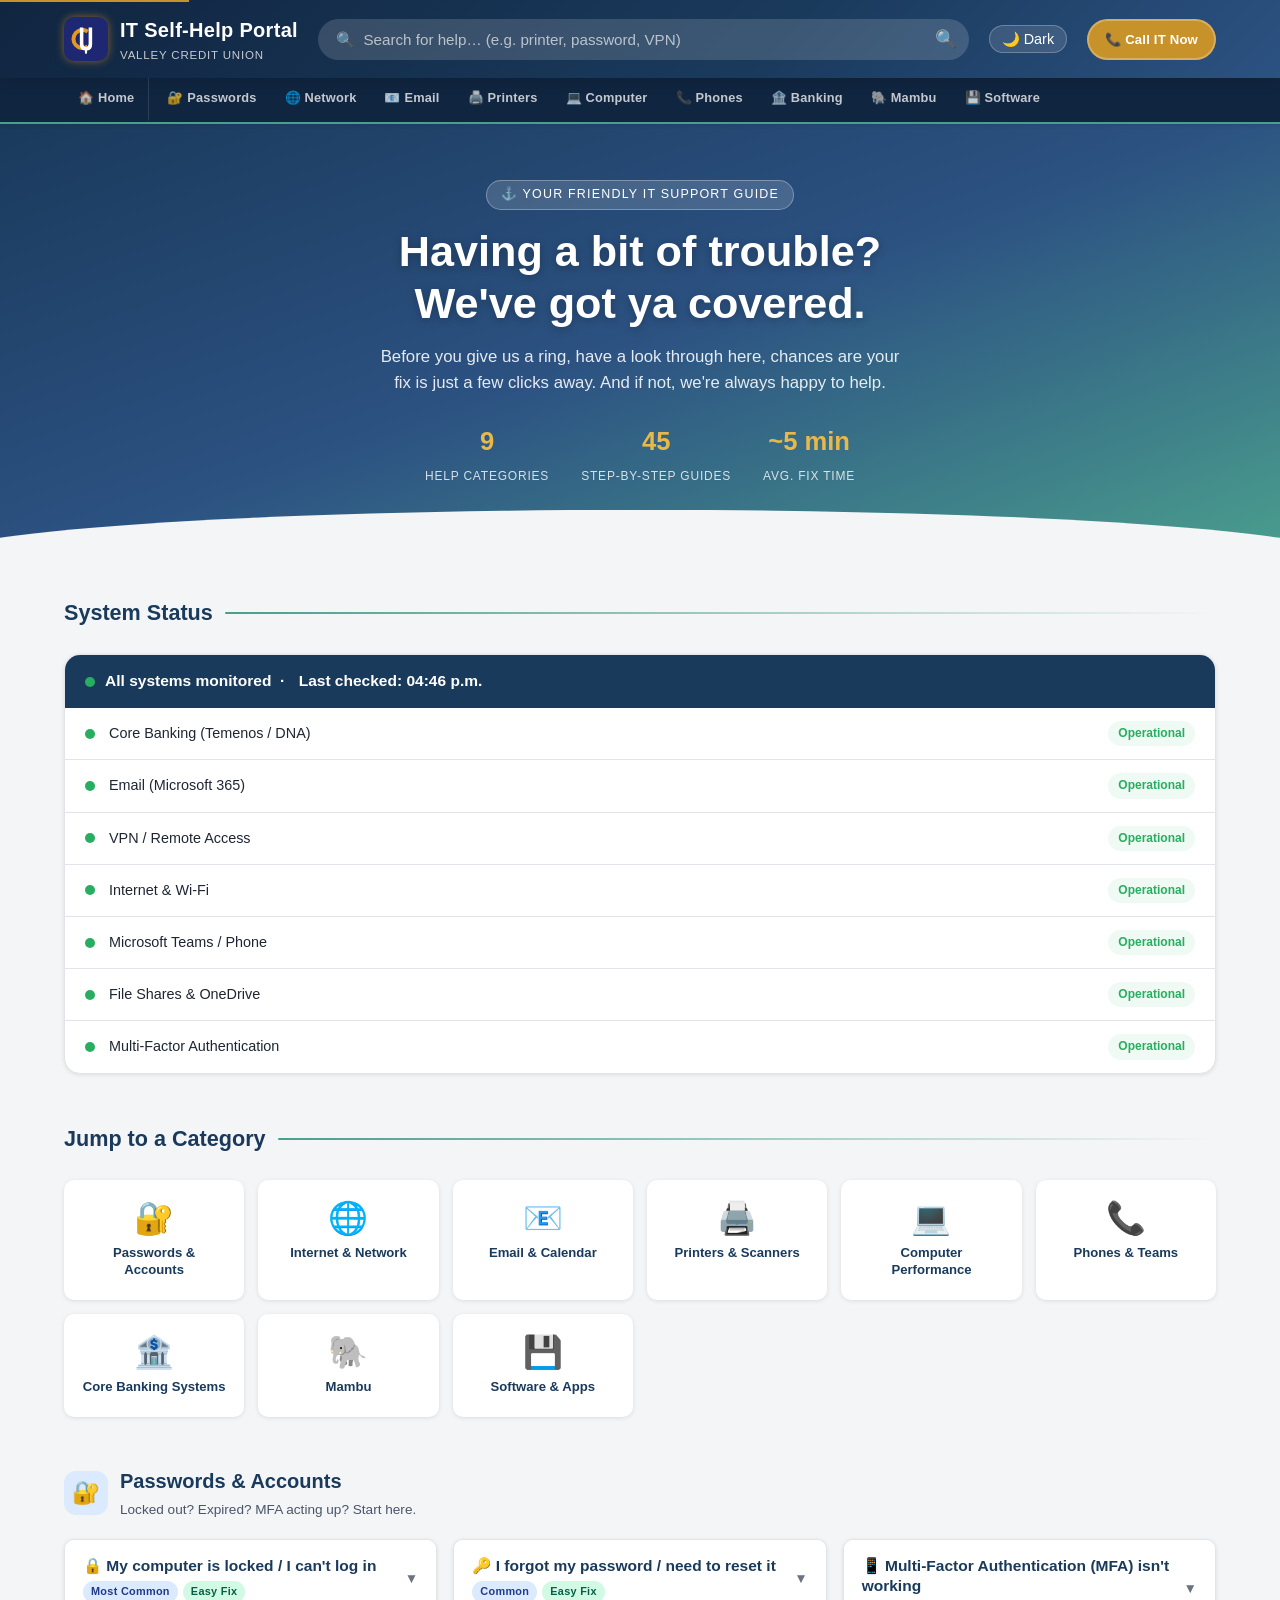
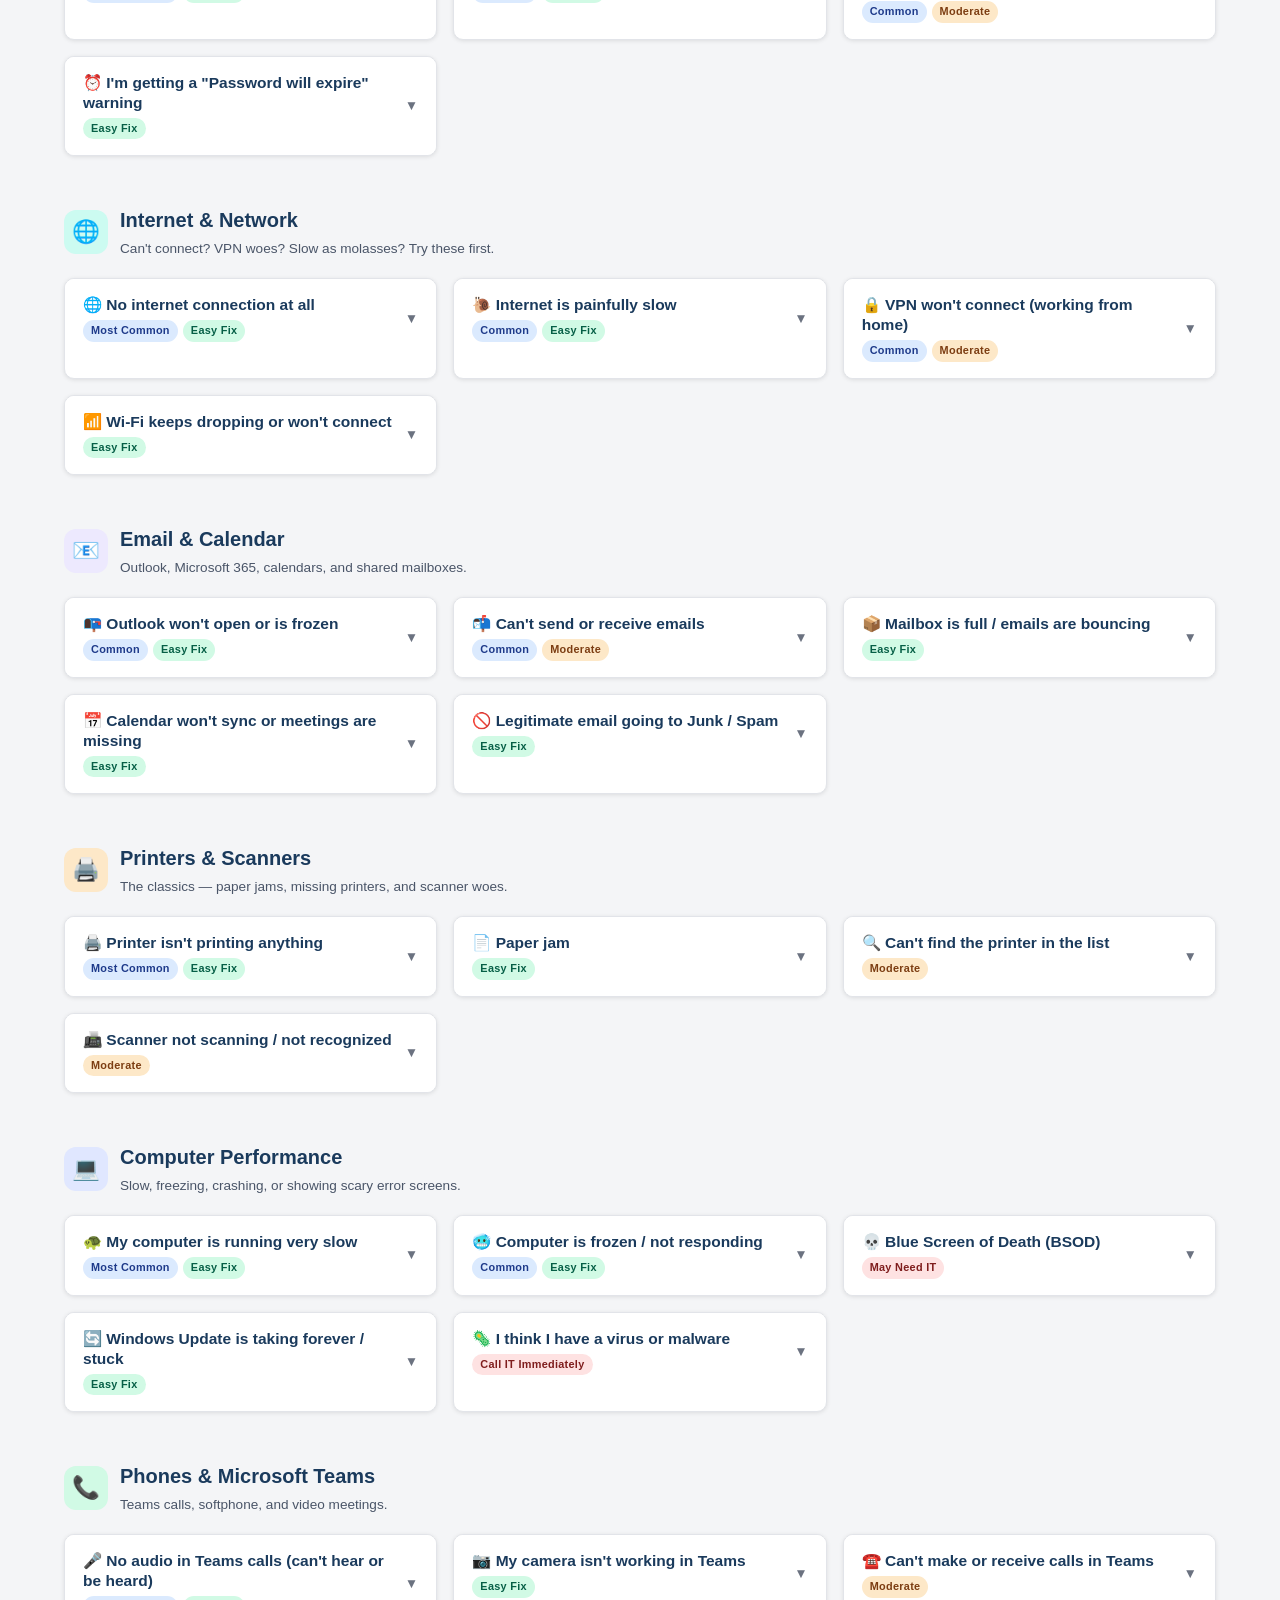
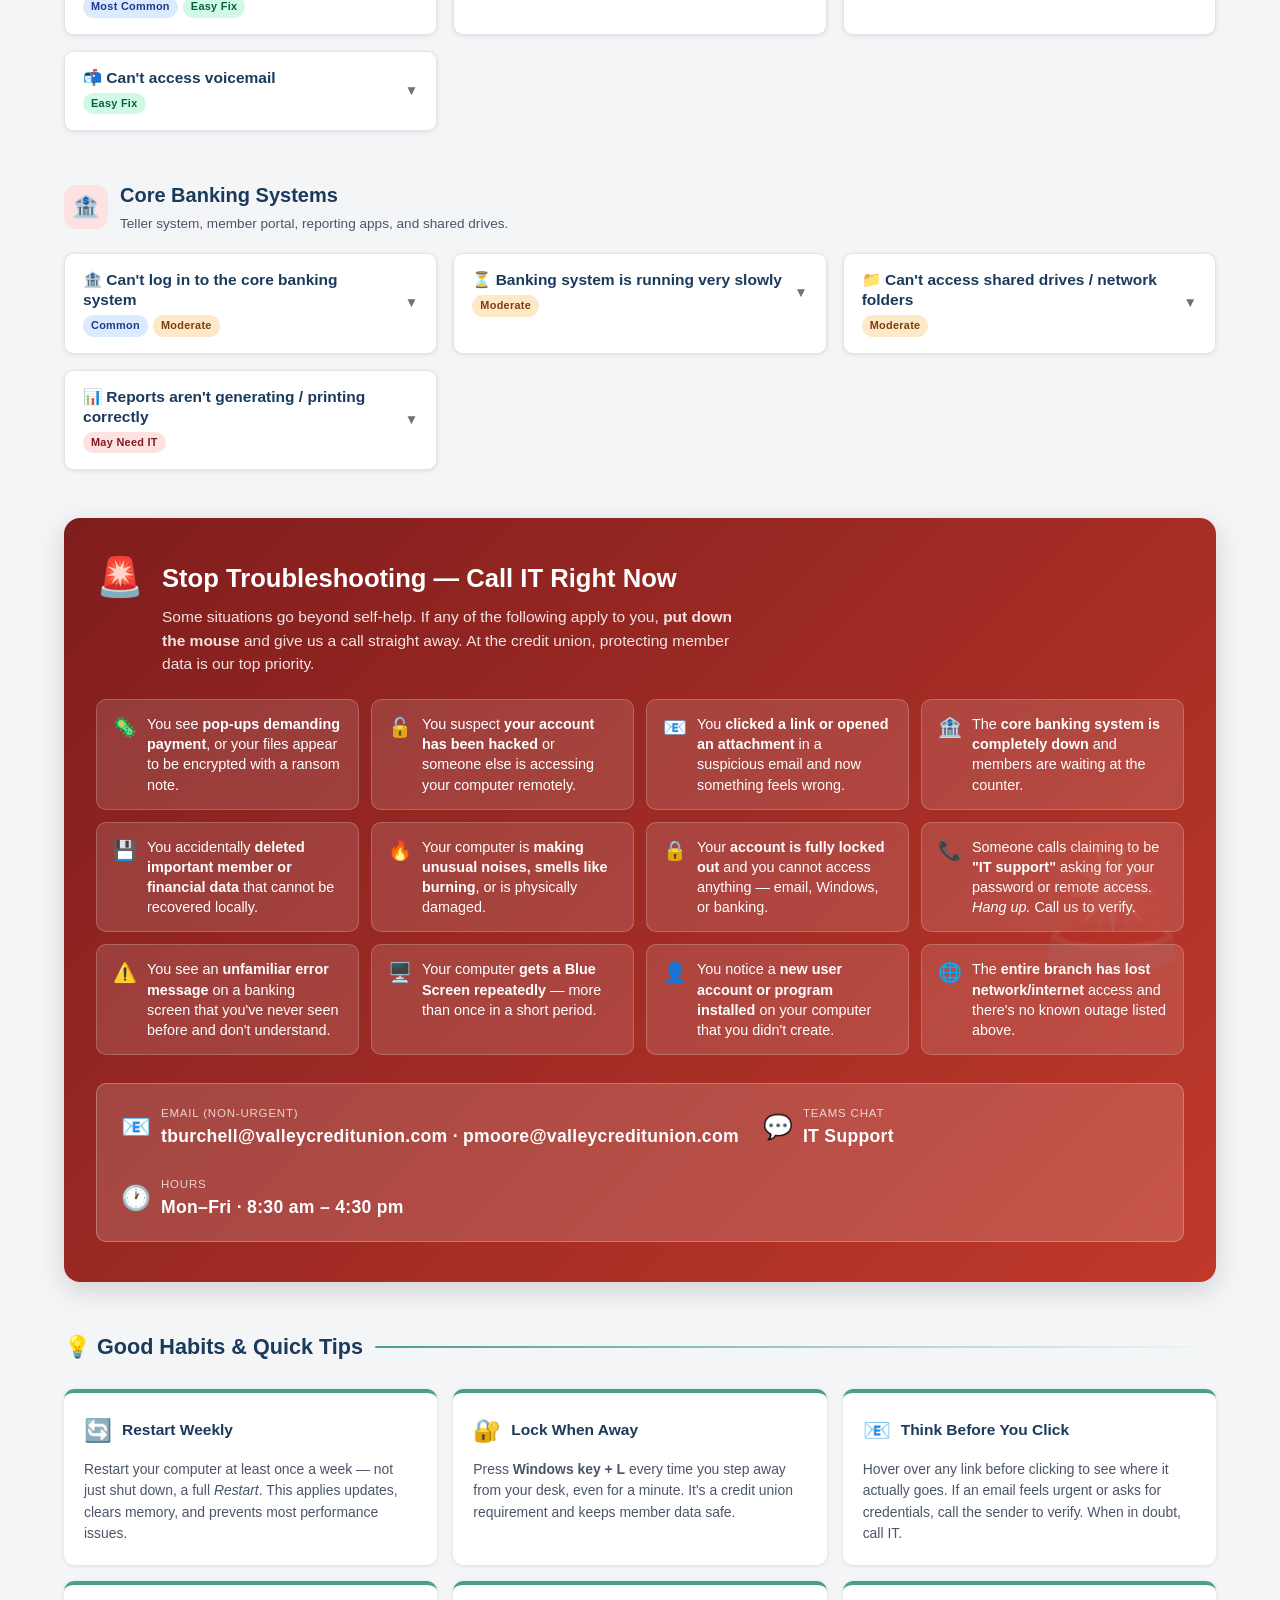
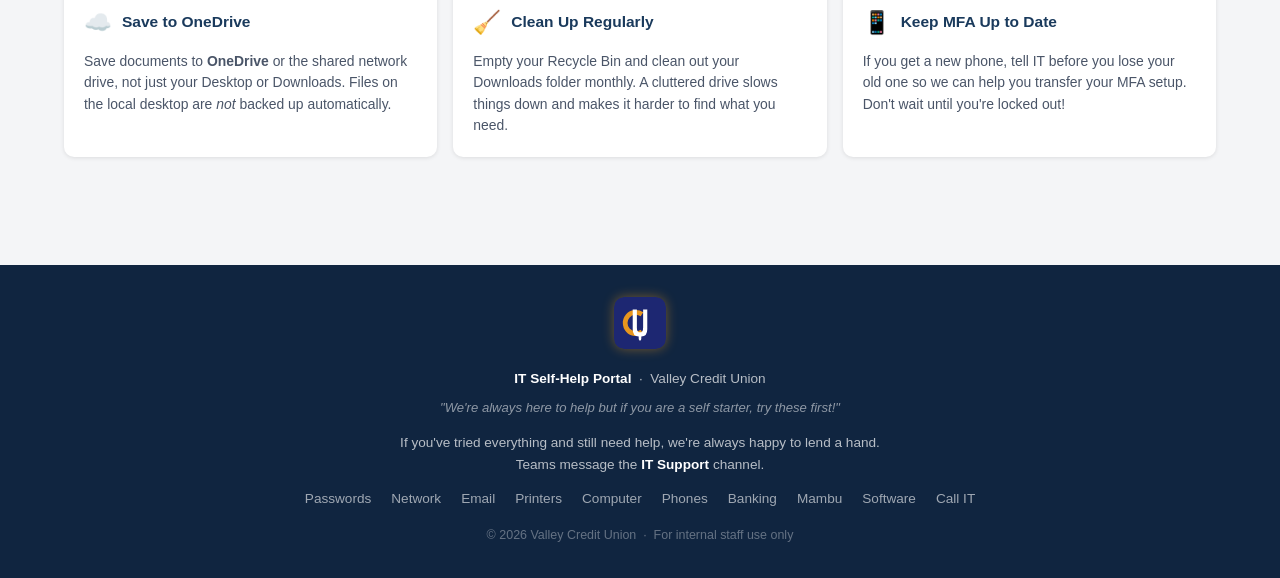
<file: index2.html>
<!DOCTYPE html>
<html lang="en">
<head>
  <meta charset="UTF-8" />
  <meta name="viewport" content="width=device-width, initial-scale=1.0" />
  <meta name="description" content="IT Self-Help Portal for Valley Credit Union staff – troubleshoot common problems before calling the IT Service Desk." />
  <title>IT Self-Help Portal | Valley Credit Union</title>
  <link rel="icon" href="images/vcu-logo-icon.svg" type="image/svg+xml" />
  <style>
/* =====================================================
   Self-Help IT Portal – Nova Scotia Credit Union
   Small-town Maritime vibe: navy, seafoam, warm grays
   ===================================================== */

/* ---------- Reset & Variables ---------- */
*, *::before, *::after {
  box-sizing: border-box;
  margin: 0;
  padding: 0;
}

:root {
  --navy:        #1a3a5c;
  --navy-dark:   #102540;
  --navy-light:  #2c5282;
  --seafoam:     #4a9e8e;
  --seafoam-lt:  #6bbdad;
  --seafoam-bg:  #e8f5f3;
  --gold:        #c8922a;
  --gold-lt:     #e8b84b;
  --red-alert:   #c0392b;
  --red-bg:      #fdf2f2;
  --green-ok:    #27ae60;
  --green-bg:    #f0faf4;
  --warm-gray:   #6b7280;
  --light-gray:  #f4f5f7;
  --mid-gray:    #e2e4e9;
  --text-dark:   #1e2533;
  --text-mid:    #4a5568;
  --white:       #ffffff;
  --shadow-sm:   0 1px 4px rgba(0,0,0,.10);
  --shadow-md:   0 4px 14px rgba(0,0,0,.12);
  --shadow-lg:   0 8px 28px rgba(0,0,0,.15);
  --radius:      10px;
  --radius-lg:   16px;
  --transition:  .22s ease;
  --font-xs:     0.72rem;
  --font-main:   -apple-system, BlinkMacSystemFont, 'Segoe UI', 'Helvetica Neue', Arial, sans-serif;
}

html { scroll-behavior: smooth; }

body {
  font-family: var(--font-main);
  color: var(--text-dark);
  background: var(--light-gray);
  line-height: 1.6;
  font-size: 16px;
}

/* ---------- Skip link (accessibility) ---------- */
.skip-link {
  position: absolute;
  top: -40px;
  left: 0;
  background: var(--gold);
  color: var(--white);
  padding: 8px 16px;
  font-weight: 600;
  z-index: 1000;
  transition: top var(--transition);
}
.skip-link:focus { top: 0; }

/* ---------- Header ---------- */
#site-header {
  background: linear-gradient(135deg, var(--navy-dark) 0%, var(--navy) 60%, var(--navy-light) 100%);
  color: var(--white);
  padding: 0;
  position: sticky;
  top: 0;
  z-index: 100;
  box-shadow: var(--shadow-md);
}

.header-inner {
  max-width: 1200px;
  margin: 0 auto;
  padding: 14px 24px;
  display: flex;
  align-items: center;
  gap: 20px;
  flex-wrap: wrap;
}

.header-logo {
  display: flex;
  align-items: center;
  gap: 12px;
  text-decoration: none;
  color: var(--white);
  flex-shrink: 0;
}

.header-logo .lighthouse-icon {
  font-size: 2rem;
  line-height: 1;
}

.header-logo .vcu-icon {
  height: 44px;
  width: 44px;
  display: block;
  border-radius: 10px;
  filter: drop-shadow(0 0 4px rgba(232,150,30,.55));
}

.header-logo-text .site-name {
  font-size: 1.25rem;
  font-weight: 700;
  letter-spacing: 0.3px;
  display: block;
}

.header-logo-text .site-sub {
  font-size: var(--font-xs);
  opacity: 0.75;
  letter-spacing: 0.8px;
  text-transform: uppercase;
  display: block;
}

/* ---------- Search Bar ---------- */
.search-wrapper {
  flex: 1;
  min-width: 240px;
  position: relative;
}

#search-input {
  width: 100%;
  padding: 10px 44px 10px 16px;
  border-radius: 50px;
  border: 2px solid transparent;
  font-size: 0.95rem;
  background: rgba(255,255,255,.15);
  color: var(--white);
  outline: none;
  transition: background var(--transition), border-color var(--transition);
}

#search-input::placeholder { color: rgba(255,255,255,.65); }

#search-input:focus {
  background: rgba(255,255,255,.22);
  border-color: var(--seafoam-lt);
}

.search-btn {
  position: absolute;
  right: 8px;
  top: 50%;
  transform: translateY(-50%);
  background: none;
  border: none;
  color: rgba(255,255,255,.8);
  cursor: pointer;
  font-size: 1.1rem;
  padding: 4px;
  transition: color var(--transition);
}
.search-btn:hover { color: var(--seafoam-lt); }

/* ---------- Call IT Badge (header) ---------- */
.call-it-badge {
  background: var(--gold);
  color: var(--white);
  padding: 8px 16px;
  border-radius: 50px;
  font-size: 0.82rem;
  font-weight: 700;
  text-decoration: none;
  white-space: nowrap;
  letter-spacing: 0.2px;
  transition: background var(--transition), transform var(--transition);
  border: 2px solid rgba(255,255,255,.25);
}
.call-it-badge:hover {
  background: var(--gold-lt);
  transform: scale(1.04);
}

/* ---------- Hero Section ---------- */
#hero {
  background: linear-gradient(160deg, var(--navy) 0%, var(--navy-light) 50%, var(--seafoam) 100%);
  color: var(--white);
  padding: 56px 24px 68px;
  text-align: center;
  position: relative;
  overflow: hidden;
}

#hero::before {
  content: '';
  position: absolute;
  bottom: -2px;
  left: 0; right: 0;
  height: 48px;
  background: var(--light-gray);
  clip-path: ellipse(55% 100% at 50% 100%);
}

.hero-inner {
  max-width: 720px;
  margin: 0 auto;
  position: relative;
  z-index: 1;
}

.hero-tag {
  display: inline-block;
  background: rgba(255,255,255,.15);
  border: 1px solid rgba(255,255,255,.3);
  border-radius: 50px;
  padding: 4px 14px;
  font-size: 0.78rem;
  letter-spacing: 1.2px;
  text-transform: uppercase;
  margin-bottom: 16px;
}

#hero h1 {
  font-size: clamp(1.7rem, 4vw, 2.7rem);
  font-weight: 800;
  line-height: 1.2;
  margin-bottom: 14px;
  text-shadow: 0 2px 8px rgba(0,0,0,.25);
}

#hero p {
  font-size: 1.05rem;
  opacity: 0.88;
  max-width: 540px;
  margin: 0 auto 24px;
}

.hero-stats {
  display: flex;
  justify-content: center;
  gap: 32px;
  flex-wrap: wrap;
  margin-top: 8px;
}

.hero-stat {
  text-align: center;
}

.hero-stat .stat-num {
  font-size: 1.6rem;
  font-weight: 800;
  display: block;
  color: var(--gold-lt);
}

.hero-stat .stat-label {
  font-size: 0.75rem;
  opacity: 0.8;
  text-transform: uppercase;
  letter-spacing: 0.8px;
}

/* ---------- Alert Banner ---------- */
#alert-banner {
  background: #fff3cd;
  border-left: 5px solid var(--gold);
  color: #7d4e00;
  padding: 12px 24px;
  display: flex;
  align-items: center;
  gap: 10px;
  font-size: 0.9rem;
  display: none;
}

#alert-banner.visible { display: flex; }
#alert-banner .alert-icon { font-size: 1.2rem; flex-shrink: 0; }
#alert-banner .alert-close {
  margin-left: auto;
  background: none;
  border: none;
  font-size: 1.1rem;
  cursor: pointer;
  color: inherit;
  opacity: 0.7;
  padding: 0 4px;
}

/* ---------- Main Content ---------- */
main {
  max-width: 1200px;
  margin: 0 auto;
  padding: 40px 24px 60px;
}

/* ---------- Section Headers ---------- */
.section-header {
  display: flex;
  align-items: center;
  gap: 12px;
  margin-bottom: 24px;
}

.section-header h2 {
  font-size: 1.35rem;
  font-weight: 700;
  color: var(--navy);
}

.section-divider {
  flex: 1;
  height: 2px;
  background: linear-gradient(90deg, var(--seafoam) 0%, transparent 100%);
  border-radius: 2px;
}

/* ---------- No Results ---------- */
#no-results {
  text-align: center;
  padding: 48px 24px;
  display: none;
}

#no-results.visible { display: block; }

#no-results .no-results-icon {
  font-size: 3rem;
  margin-bottom: 12px;
}

#no-results h3 {
  color: var(--navy);
  margin-bottom: 8px;
}

#no-results p {
  color: var(--text-mid);
  font-size: 0.95rem;
}

/* ---------- Category Quick Links ---------- */
#quick-links {
  margin-bottom: 48px;
}

.quick-links-grid {
  display: grid;
  grid-template-columns: repeat(auto-fill, minmax(170px, 1fr));
  gap: 14px;
}

.quick-link-card {
  background: var(--white);
  border-radius: var(--radius);
  padding: 20px 16px;
  text-align: center;
  cursor: pointer;
  border: 2px solid transparent;
  box-shadow: var(--shadow-sm);
  transition: all var(--transition);
  text-decoration: none;
  color: var(--text-dark);
  display: flex;
  flex-direction: column;
  align-items: center;
  gap: 10px;
}

.quick-link-card:hover {
  border-color: var(--seafoam);
  transform: translateY(-3px);
  box-shadow: var(--shadow-md);
}

.quick-link-card .ql-icon {
  font-size: 2rem;
  line-height: 1;
}

.quick-link-card .ql-label {
  font-size: 0.82rem;
  font-weight: 600;
  color: var(--navy);
  line-height: 1.3;
}

/* ---------- Search Results Overlay ---------- */
#search-results-section {
  display: none;
  margin-bottom: 40px;
}

#search-results-section.visible { display: block; }

.search-results-list { list-style: none; }

.search-result-item {
  background: var(--white);
  border-radius: var(--radius);
  padding: 16px 20px;
  margin-bottom: 10px;
  box-shadow: var(--shadow-sm);
  cursor: pointer;
  border-left: 4px solid var(--seafoam);
  transition: all var(--transition);
}

.search-result-item:hover {
  box-shadow: var(--shadow-md);
  transform: translateX(4px);
}

.search-result-item .sr-category {
  font-size: var(--font-xs);
  text-transform: uppercase;
  letter-spacing: 0.8px;
  color: var(--seafoam);
  font-weight: 600;
  margin-bottom: 4px;
}

.search-result-item h4 {
  color: var(--navy);
  font-size: 1rem;
  margin-bottom: 4px;
}

.search-result-item p {
  color: var(--text-mid);
  font-size: 0.88rem;
  line-height: 1.4;
}

/* ---------- Category Sections ---------- */
.category-section {
  margin-bottom: 48px;
  scroll-margin-top: 130px;
}

.category-header {
  display: flex;
  align-items: center;
  gap: 12px;
  margin-bottom: 18px;
}

.category-icon {
  width: 44px;
  height: 44px;
  border-radius: 12px;
  display: flex;
  align-items: center;
  justify-content: center;
  font-size: 1.4rem;
  flex-shrink: 0;
}

.icon-bg-blue   { background: #dbeafe; }
.icon-bg-green  { background: #d1fae5; }
.icon-bg-purple { background: #ede9fe; }
.icon-bg-orange { background: #fde8c8; }
.icon-bg-red    { background: #fee2e2; }
.icon-bg-teal   { background: #ccfbf1; }
.icon-bg-indigo { background: #e0e7ff; }

.category-header h2 {
  font-size: 1.25rem;
  font-weight: 700;
  color: var(--navy);
}

.category-desc {
  font-size: 0.85rem;
  color: var(--text-mid);
  margin-top: 2px;
}

/* ---------- Guide Cards Grid ---------- */
.guides-grid {
  display: grid;
  grid-template-columns: repeat(auto-fill, minmax(340px, 1fr));
  gap: 16px;
}

/* ---------- Accordion / Guide Card ---------- */
.guide-card {
  background: var(--white);
  border-radius: var(--radius);
  box-shadow: var(--shadow-sm);
  overflow: hidden;
  border: 1px solid var(--mid-gray);
  transition: box-shadow var(--transition);
}

.guide-card:hover { box-shadow: var(--shadow-md); }

.guide-card.open { border-color: var(--seafoam); }

.guide-header {
  display: flex;
  align-items: center;
  gap: 12px;
  padding: 16px 18px;
  cursor: pointer;
  user-select: none;
  background: var(--white);
  transition: background var(--transition);
}

.guide-header:hover { background: var(--seafoam-bg); }

.guide-card.open .guide-header { background: var(--seafoam-bg); }

.guide-title-area { flex: 1; }

.guide-title {
  font-size: 0.97rem;
  font-weight: 600;
  color: var(--navy);
  line-height: 1.3;
}

.guide-tags {
  display: flex;
  gap: 5px;
  flex-wrap: wrap;
  margin-top: 5px;
}

.guide-tag {
  font-size: 0.68rem;
  padding: 2px 8px;
  border-radius: 50px;
  font-weight: 600;
  letter-spacing: 0.3px;
}

.tag-easy     { background: #d1fae5; color: #065f46; }
.tag-moderate { background: #fde8c8; color: #7c3d12; }
.tag-call-it  { background: #fee2e2; color: #7f1d1d; }
.tag-common   { background: #dbeafe; color: #1e3a8a; }

.guide-chevron {
  font-size: 0.85rem;
  color: var(--warm-gray);
  transition: transform var(--transition);
  flex-shrink: 0;
}

.guide-card.open .guide-chevron { transform: rotate(180deg); }

/* ---------- Guide Body ---------- */
.guide-body {
  max-height: 0;
  overflow: hidden;
  transition: max-height 0.4s ease;
}

.guide-card.open .guide-body { max-height: 2000px; }

.guide-content {
  padding: 0 18px 18px;
  border-top: 1px solid var(--mid-gray);
}

.guide-intro {
  font-size: 0.9rem;
  color: var(--text-mid);
  padding: 12px 0 14px;
  line-height: 1.5;
}

/* Steps */
.steps-list {
  list-style: none;
  counter-reset: step-counter;
}

.steps-list li {
  display: flex;
  gap: 14px;
  margin-bottom: 14px;
  align-items: flex-start;
  counter-increment: step-counter;
}

.step-num {
  width: 28px;
  height: 28px;
  border-radius: 50%;
  background: var(--navy);
  color: var(--white);
  font-size: 0.78rem;
  font-weight: 700;
  display: flex;
  align-items: center;
  justify-content: center;
  flex-shrink: 0;
  margin-top: 1px;
}

.step-text {
  flex: 1;
  font-size: 0.9rem;
  color: var(--text-dark);
  line-height: 1.5;
}

.step-text strong { color: var(--navy); }

.step-text code {
  background: var(--light-gray);
  border: 1px solid var(--mid-gray);
  border-radius: 4px;
  padding: 1px 6px;
  font-size: 0.85em;
  font-family: 'Consolas', 'Courier New', monospace;
  color: var(--navy-dark);
}

/* Tip / Note / Warning boxes */
.tip-box, .warn-box, .call-box {
  border-radius: var(--radius);
  padding: 12px 14px;
  margin-top: 14px;
  font-size: 0.87rem;
  display: flex;
  gap: 10px;
  align-items: flex-start;
  line-height: 1.5;
}

.tip-box {
  background: var(--green-bg);
  border-left: 4px solid var(--green-ok);
  color: #1a5c38;
}

.warn-box {
  background: #fffbeb;
  border-left: 4px solid var(--gold);
  color: #7c4900;
}

.call-box {
  background: var(--red-bg);
  border-left: 4px solid var(--red-alert);
  color: #7f1d1d;
  font-weight: 500;
}

.tip-box .box-icon,
.warn-box .box-icon,
.call-box .box-icon {
  font-size: 1.1rem;
  flex-shrink: 0;
  margin-top: 1px;
}

/* ---------- WHEN TO CALL IT Section ---------- */
#call-it-section {
  background: linear-gradient(135deg, #7f1d1d 0%, var(--red-alert) 100%);
  color: var(--white);
  border-radius: var(--radius-lg);
  padding: 40px 32px;
  margin: 48px 0;
  box-shadow: var(--shadow-lg);
  position: relative;
  overflow: hidden;
  scroll-margin-top: 130px;
}

#call-it-section::before {
  content: '🚨';
  position: absolute;
  right: 24px;
  top: 50%;
  transform: translateY(-50%);
  font-size: 8rem;
  opacity: 0.08;
  pointer-events: none;
}

.call-it-top {
  display: flex;
  align-items: flex-start;
  gap: 18px;
  margin-bottom: 24px;
}

.call-it-emoji {
  font-size: 2.4rem;
  flex-shrink: 0;
  line-height: 1;
}

.call-it-top h2 {
  font-size: 1.6rem;
  font-weight: 800;
  margin-bottom: 6px;
}

.call-it-top p {
  opacity: 0.88;
  font-size: 0.97rem;
  max-width: 580px;
  line-height: 1.5;
}

.call-it-grid {
  display: grid;
  grid-template-columns: repeat(auto-fill, minmax(260px, 1fr));
  gap: 12px;
  margin-bottom: 28px;
}

.call-it-item {
  background: rgba(255,255,255,.12);
  border: 1px solid rgba(255,255,255,.2);
  border-radius: var(--radius);
  padding: 14px 16px;
  display: flex;
  align-items: flex-start;
  gap: 10px;
  font-size: 0.9rem;
  line-height: 1.4;
}

.call-it-item .ci-icon {
  font-size: 1.2rem;
  flex-shrink: 0;
  margin-top: 1px;
}

.call-it-contact {
  background: rgba(255,255,255,.15);
  border-radius: var(--radius);
  padding: 20px 24px;
  display: flex;
  flex-wrap: wrap;
  gap: 24px;
  align-items: center;
  border: 1px solid rgba(255,255,255,.25);
}

.contact-method {
  display: flex;
  align-items: center;
  gap: 10px;
}

.contact-method .cm-icon { font-size: 1.5rem; }

.contact-method .cm-label {
  font-size: var(--font-xs);
  opacity: 0.75;
  text-transform: uppercase;
  letter-spacing: 0.8px;
  display: block;
}

.contact-method .cm-value {
  font-size: 1.1rem;
  font-weight: 700;
  display: block;
  letter-spacing: 0.3px;
}

/* ---------- Tips & Tricks Section ---------- */
#tips-section {
  margin-bottom: 48px;
}

.tips-grid {
  display: grid;
  grid-template-columns: repeat(auto-fill, minmax(280px, 1fr));
  gap: 16px;
}

.tip-card {
  background: var(--white);
  border-radius: var(--radius);
  padding: 20px;
  box-shadow: var(--shadow-sm);
  border-top: 4px solid var(--seafoam);
}

.tip-card .tip-header {
  display: flex;
  align-items: center;
  gap: 10px;
  margin-bottom: 10px;
}

.tip-card .tip-icon { font-size: 1.4rem; }

.tip-card h3 {
  font-size: 0.97rem;
  color: var(--navy);
  font-weight: 700;
}

.tip-card p {
  font-size: 0.87rem;
  color: var(--text-mid);
  line-height: 1.55;
}

/* ---------- Status Board ---------- */
#status-section {
  margin-bottom: 48px;
}

.status-board {
  background: var(--white);
  border-radius: var(--radius-lg);
  box-shadow: var(--shadow-sm);
  overflow: hidden;
  border: 1px solid var(--mid-gray);
}

.status-board-header {
  background: var(--navy);
  color: var(--white);
  padding: 14px 20px;
  font-weight: 700;
  display: flex;
  align-items: center;
  gap: 10px;
  font-size: 0.97rem;
}

.status-dot {
  width: 10px;
  height: 10px;
  border-radius: 50%;
  background: var(--green-ok);
  animation: pulse-green 2s infinite;
  flex-shrink: 0;
}

@keyframes pulse-green {
  0%, 100% { box-shadow: 0 0 0 0 rgba(39,174,96,.5); }
  50% { box-shadow: 0 0 0 6px rgba(39,174,96,0); }
}

.status-items {
  padding: 0;
  list-style: none;
}

.status-item {
  display: flex;
  align-items: center;
  gap: 14px;
  padding: 13px 20px;
  border-bottom: 1px solid var(--mid-gray);
  font-size: 0.9rem;
}

.status-item:last-child { border-bottom: none; }

.status-indicator {
  width: 10px;
  height: 10px;
  border-radius: 50%;
  flex-shrink: 0;
}

.status-ok     { background: var(--green-ok); }
.status-warn   { background: var(--gold); }
.status-down   { background: var(--red-alert); }

.status-name { flex: 1; color: var(--text-dark); font-weight: 500; }

.status-label {
  font-size: 0.75rem;
  font-weight: 600;
  padding: 3px 10px;
  border-radius: 50px;
}

.label-ok   { background: var(--green-bg); color: var(--green-ok); }
.label-warn { background: #fff3cd; color: var(--gold); }
.label-down { background: var(--red-bg); color: var(--red-alert); }

/* ---------- Category Navigation Bar ---------- */
#cat-nav {
  background: var(--navy-dark);
  border-bottom: 2px solid var(--seafoam);
  position: sticky;
  top: 68px;
  z-index: 99;
  box-shadow: var(--shadow-sm);
}

.cat-nav-inner {
  max-width: 1200px;
  margin: 0 auto;
  padding: 0 24px;
  display: flex;
  align-items: stretch;
  gap: 0;
  overflow-x: auto;
  scrollbar-width: none;
}

.cat-nav-inner::-webkit-scrollbar { display: none; }

.cat-nav-link, .cat-nav-home {
  color: rgba(255,255,255,.75);
  text-decoration: none;
  font-size: 0.8rem;
  font-weight: 600;
  padding: 10px 14px;
  white-space: nowrap;
  border-bottom: 3px solid transparent;
  transition: color var(--transition), border-color var(--transition), background var(--transition);
  letter-spacing: 0.2px;
  display: flex;
  align-items: center;
  gap: 5px;
}

.cat-nav-home {
  border-right: 1px solid rgba(255,255,255,.12);
  margin-right: 4px;
}

.cat-nav-link:hover, .cat-nav-home:hover {
  color: var(--white);
  background: rgba(255,255,255,.06);
  border-bottom-color: var(--seafoam-lt);
}

.cat-nav-link.active {
  color: var(--seafoam-lt);
  border-bottom-color: var(--seafoam-lt);
}

/* ---------- Theme Toggle ---------- */
#theme-toggle {
  background: rgba(255,255,255,.12);
  border: 1px solid rgba(255,255,255,.25);
  color: var(--white);
  border-radius: 50px;
  padding: 6px 12px;
  font-size: 0.9rem;
  cursor: pointer;
  transition: background var(--transition), transform var(--transition);
  white-space: nowrap;
  flex-shrink: 0;
  line-height: 1;
}

#theme-toggle:hover {
  background: rgba(255,255,255,.22);
  transform: scale(1.05);
}

/* ---------- Dark Mode ---------- */
body.dark-mode {
  --light-gray:  #14161f;
  --mid-gray:    #272b3a;
  --white:       #1e2130;
  --text-dark:   #dde1ed;
  --text-mid:    #8b93ad;
  --navy:        #5b8dd9;
  --navy-dark:   #0e1422;
  --navy-light:  #3a6ab0;
  --seafoam:     #3b9080;
  --seafoam-lt:  #5cb5a4;
  --seafoam-bg:  #162624;
  --green-bg:    #122515;
  --red-bg:      #231010;
  --shadow-sm:   0 1px 4px rgba(0,0,0,.35);
  --shadow-md:   0 4px 14px rgba(0,0,0,.4);
  --shadow-lg:   0 8px 28px rgba(0,0,0,.5);
}

body.dark-mode .icon-bg-blue   { background: #1a2a45; }
body.dark-mode .icon-bg-green  { background: #122515; }
body.dark-mode .icon-bg-purple { background: #1e1535; }
body.dark-mode .icon-bg-orange { background: #2a1a08; }
body.dark-mode .icon-bg-red    { background: #231010; }
body.dark-mode .icon-bg-teal   { background: #0e2520; }
body.dark-mode .icon-bg-indigo { background: #171a38; }

body.dark-mode .tag-easy     { background: #122515; color: #4ade80; }
body.dark-mode .tag-moderate { background: #2a1a08; color: #fb923c; }
body.dark-mode .tag-call-it  { background: #231010; color: #f87171; }
body.dark-mode .tag-common   { background: #1a2a45; color: #60a5fa; }

body.dark-mode .label-ok   { background: #122515; color: #4ade80; }
body.dark-mode .label-warn { background: #2a1a08; color: #fb923c; }
body.dark-mode .label-down { background: #231010; color: #f87171; }

body.dark-mode #alert-banner {
  background: #2a1f08;
  color: #fbbf24;
  border-left-color: var(--gold);
}

body.dark-mode mark {
  background: #4a3a00;
  color: var(--text-dark);
}

/* ---------- Back to Top ---------- */
#back-to-top {
  position: fixed;
  bottom: 28px;
  right: 28px;
  width: 44px;
  height: 44px;
  background: var(--navy);
  color: var(--white);
  border: none;
  border-radius: 50%;
  font-size: 1.1rem;
  cursor: pointer;
  display: flex;
  align-items: center;
  justify-content: center;
  box-shadow: var(--shadow-md);
  opacity: 0;
  transform: translateY(16px);
  transition: opacity var(--transition), transform var(--transition), background var(--transition);
  z-index: 99;
  pointer-events: none;
}

#back-to-top.visible {
  opacity: 1;
  transform: translateY(0);
  pointer-events: auto;
}

#back-to-top:hover { background: var(--seafoam); }

/* ---------- Footer ---------- */
#site-footer {
  background: var(--navy-dark);
  color: rgba(255,255,255,.7);
  padding: 32px 24px;
  text-align: center;
  font-size: 0.85rem;
}

#site-footer .footer-inner {
  max-width: 800px;
  margin: 0 auto;
}

#site-footer .footer-logo {
  margin-bottom: 12px;
}

#site-footer .footer-logo img {
  height: 52px;
  width: 52px;
  border-radius: 10px;
  filter: drop-shadow(0 0 6px rgba(232,150,30,.45));
}

#site-footer strong { color: var(--white); }

#site-footer .footer-tagline {
  font-style: italic;
  margin: 8px 0 14px;
  opacity: 0.75;
  font-size: 0.82rem;
}

#site-footer .footer-links {
  display: flex;
  justify-content: center;
  gap: 20px;
  flex-wrap: wrap;
  margin-top: 12px;
}

#site-footer .footer-links a {
  color: rgba(255,255,255,.6);
  text-decoration: none;
  transition: color var(--transition);
}
#site-footer .footer-links a:hover { color: var(--seafoam-lt); }

/* ---------- Highlight match in search ---------- */
mark {
  background: var(--gold-lt);
  color: var(--text-dark);
  border-radius: 2px;
  padding: 0 2px;
}

/* ---------- Utility ---------- */
.visually-hidden {
  position: absolute;
  width: 1px;
  height: 1px;
  overflow: hidden;
  clip: rect(0,0,0,0);
  white-space: nowrap;
}

/* ---------- Responsive ---------- */
@media (max-width: 768px) {
  .header-inner { gap: 12px; }
  .call-it-badge { display: none; }

  #theme-toggle { font-size: 0.78rem; padding: 5px 10px; }

  .guides-grid {
    grid-template-columns: 1fr;
  }

  .quick-links-grid {
    grid-template-columns: repeat(auto-fill, minmax(130px, 1fr));
  }

  #call-it-section {
    padding: 28px 20px;
  }

  #call-it-section::before { display: none; }

  .call-it-contact { flex-direction: column; gap: 16px; }

  .hero-stats { gap: 20px; }

  #cat-nav { top: 58px; }
  .cat-nav-inner { padding: 0 12px; }
  .cat-nav-link, .cat-nav-home { font-size: 0.73rem; padding: 9px 10px; }
}

@media (max-width: 480px) {
  .header-logo-text .site-name { font-size: 1.05rem; }
  #hero { padding: 36px 16px 52px; }
  main { padding: 28px 16px 48px; }
}
  </style>
</head>
<body>

<!-- Skip to content (accessibility) -->
<a class="skip-link" href="#main-content">Skip to main content</a>

<!-- ══════════════════ HEADER ══════════════════ -->
<header id="site-header" role="banner">
  <div class="header-inner">
    <a href="#" class="header-logo" aria-label="IT Self-Help Portal Home">
      <img src="images/vcu-logo-icon.svg" alt="" class="vcu-icon" aria-hidden="true" />
      <span class="header-logo-text">
        <span class="site-name">IT Self-Help Portal</span>
        <span class="site-sub">Valley Credit Union</span>
      </span>
    </a>

    <div class="search-wrapper" role="search">
      <label for="search-input" class="visually-hidden">Search for help</label>
      <input
        type="search"
        id="search-input"
        placeholder="🔍  Search for help… (e.g. printer, password, VPN)"
        autocomplete="off"
        spellcheck="false"
      />
      <button class="search-btn" aria-label="Search">&#128269;</button>
    </div>

    <button id="theme-toggle" aria-label="Switch to dark mode">🌙 Dark</button>
    <a href="#call-it-section" class="call-it-badge">📞 Call IT Now</a>
  </div>
</header>

<!-- ══════════════════ CATEGORY NAV ══════════════════ -->
<nav id="cat-nav" aria-label="Help Categories">
  <div class="cat-nav-inner">
    <a href="#hero" class="cat-nav-home">🏠 Home</a>
    <a href="#cat-passwords" class="cat-nav-link">🔐 Passwords</a>
    <a href="#cat-network" class="cat-nav-link">🌐 Network</a>
    <a href="#cat-email" class="cat-nav-link">📧 Email</a>
    <a href="#cat-printers" class="cat-nav-link">🖨️ Printers</a>
    <a href="#cat-computer" class="cat-nav-link">💻 Computer</a>
    <a href="#cat-phones" class="cat-nav-link">📞 Phones</a>
    <a href="#cat-banking" class="cat-nav-link">🏦 Banking</a>
    <a href="mambu.html" class="cat-nav-link">🐘 Mambu</a>
    <a href="software.html" class="cat-nav-link">💾 Software</a>
  </div>
</nav>

<!-- ══════════════════ ALERT BANNER (shown if there's a known outage) ══ -->
<div id="alert-banner" role="alert" aria-live="polite">
  <span class="alert-icon">⚠️</span>
  <span id="alert-message">Known issue: Some staff may be experiencing slow internet speeds. Our team is aware and working on it. No action needed on your end.</span>
  <button class="alert-close" id="alert-close" aria-label="Dismiss alert">✕</button>
</div>

<!-- ══════════════════ HERO ══════════════════ -->
<section id="hero" aria-label="Welcome">
  <div class="hero-inner">
    <div class="hero-tag">⚓ Your Friendly IT Support Guide</div>
    <h1>Having a bit of trouble?<br/>We've got ya covered.</h1>
    <p>
      Before you give us a ring, have a look through here, chances are your
      fix is just a few clicks away. And if not, we're always happy to help.
    </p>
    <div class="hero-stats">
      <div class="hero-stat">
        <span class="stat-num">9</span>
        <span class="stat-label">Help Categories</span>
      </div>
      <div class="hero-stat">
        <span class="stat-num">45</span>
        <span class="stat-label">Step-by-Step Guides</span>
      </div>
      <div class="hero-stat">
        <span class="stat-num">~5 min</span>
        <span class="stat-label">Avg. Fix Time</span>
      </div>
    </div>
  </div>
</section>

<!-- ══════════════════ MAIN ══════════════════ -->
<main id="main-content">

  <!-- Search results (hidden until user searches) -->
  <section id="search-results-section" aria-label="Search Results">
    <div class="section-header">
      <h2>Search Results</h2>
      <div class="section-divider"></div>
    </div>
    <ul class="search-results-list" id="search-results-list" aria-live="polite"></ul>
  </section>

  <!-- No results message -->
  <div id="no-results" role="status" aria-live="polite">
    <div class="no-results-icon">🌊</div>
    <h3>Nothing washed ashore…</h3>
    <p>
      Couldn't find a match. Try different words, or scroll through the
      categories below. If all else fails, <a href="#call-it-section">give IT a shout</a>!
    </p>
  </div>

  <!-- ── System Status Board ──────────────────────── -->
  <section id="status-section" aria-label="System Status">
    <div class="section-header">
      <h2>System Status</h2>
      <div class="section-divider"></div>
    </div>
    <div class="status-board">
      <div class="status-board-header">
        <span class="status-dot" aria-hidden="true"></span>
        All systems monitored &nbsp;·&nbsp; <span id="status-last-updated">Checking…</span>
      </div>
      <ul class="status-items" aria-label="System status list">
        <li class="status-item">
          <span class="status-indicator status-ok" aria-label="Operational"></span>
          <span class="status-name">Core Banking (Temenos / DNA)</span>
          <span class="status-label label-ok">Operational</span>
        </li>
        <li class="status-item">
          <span class="status-indicator status-ok" aria-label="Operational"></span>
          <span class="status-name">Email (Microsoft 365)</span>
          <span class="status-label label-ok">Operational</span>
        </li>
        <li class="status-item">
          <span class="status-indicator status-ok" aria-label="Operational"></span>
          <span class="status-name">VPN / Remote Access</span>
          <span class="status-label label-ok">Operational</span>
        </li>
        <li class="status-item">
          <span class="status-indicator status-ok" aria-label="Operational"></span>
          <span class="status-name">Internet &amp; Wi-Fi</span>
          <span class="status-label label-ok">Operational</span>
        </li>
        <li class="status-item">
          <span class="status-indicator status-ok" aria-label="Operational"></span>
          <span class="status-name">Microsoft Teams / Phone</span>
          <span class="status-label label-ok">Operational</span>
        </li>
        <li class="status-item">
          <span class="status-indicator status-ok" aria-label="Operational"></span>
          <span class="status-name">File Shares &amp; OneDrive</span>
          <span class="status-label label-ok">Operational</span>
        </li>
        <li class="status-item">
          <span class="status-indicator status-ok" aria-label="Operational"></span>
          <span class="status-name">Multi-Factor Authentication</span>
          <span class="status-label label-ok">Operational</span>
        </li>
      </ul>
    </div>
  </section>

  <!-- ── Quick Category Links ──────────────────────── -->
  <div id="quick-links" aria-label="Jump to a category">
    <div class="section-header">
      <h2>Jump to a Category</h2>
      <div class="section-divider"></div>
    </div>
    <div class="quick-links-grid">
      <div class="quick-link-card" data-target="cat-passwords" role="button" tabindex="0" aria-label="Passwords &amp; Accounts">
        <span class="ql-icon">🔐</span>
        <span class="ql-label">Passwords &amp; Accounts</span>
      </div>
      <div class="quick-link-card" data-target="cat-network" role="button" tabindex="0" aria-label="Internet &amp; Network">
        <span class="ql-icon">🌐</span>
        <span class="ql-label">Internet &amp; Network</span>
      </div>
      <div class="quick-link-card" data-target="cat-email" role="button" tabindex="0" aria-label="Email &amp; Calendar">
        <span class="ql-icon">📧</span>
        <span class="ql-label">Email &amp; Calendar</span>
      </div>
      <div class="quick-link-card" data-target="cat-printers" role="button" tabindex="0" aria-label="Printers &amp; Scanners">
        <span class="ql-icon">🖨️</span>
        <span class="ql-label">Printers &amp; Scanners</span>
      </div>
      <div class="quick-link-card" data-target="cat-computer" role="button" tabindex="0" aria-label="Computer Performance">
        <span class="ql-icon">💻</span>
        <span class="ql-label">Computer Performance</span>
      </div>
      <div class="quick-link-card" data-target="cat-phones" role="button" tabindex="0" aria-label="Phones &amp; Teams">
        <span class="ql-icon">📞</span>
        <span class="ql-label">Phones &amp; Teams</span>
      </div>
      <div class="quick-link-card" data-target="cat-banking" role="button" tabindex="0" aria-label="Core Banking Systems">
        <span class="ql-icon">🏦</span>
        <span class="ql-label">Core Banking Systems</span>
      </div>
      <div class="quick-link-card" data-href="mambu.html" data-target="cat-mambu" role="button" tabindex="0" aria-label="Mambu">
        <span class="ql-icon">🐘</span>
        <span class="ql-label">Mambu</span>
      </div>
      <div class="quick-link-card" data-href="software.html" data-target="cat-software" role="button" tabindex="0" aria-label="Software &amp; Apps">
        <span class="ql-icon">💾</span>
        <span class="ql-label">Software &amp; Apps</span>
      </div>
    </div>
  </div>

  <!-- ════════════════════════════════════════════════
       ALL CATEGORY SECTIONS
       ════════════════════════════════════════════════ -->
  <div id="main-categories">

    <!-- ────────────────────────────────────────────
         CATEGORY 1 – Passwords & Accounts
         ──────────────────────────────────────────── -->
    <section class="category-section" id="cat-passwords" aria-labelledby="h-passwords">
      <div class="category-header">
        <div class="category-icon icon-bg-blue" aria-hidden="true">🔐</div>
        <div>
          <h2 id="h-passwords">Passwords &amp; Accounts</h2>
          <p class="category-desc">Locked out? Expired? MFA acting up? Start here.</p>
        </div>
      </div>

      <div class="guides-grid">

        <!-- Locked out of Windows -->
        <div class="guide-card" data-id="pw-locked">
          <div class="guide-header">
            <div class="guide-title-area">
              <div class="guide-title">🔒 My computer is locked / I can't log in</div>
              <div class="guide-tags">
                <span class="guide-tag tag-common">Most Common</span>
                <span class="guide-tag tag-easy">Easy Fix</span>
              </div>
            </div>
            <span class="guide-chevron" aria-hidden="true">▼</span>
          </div>
          <div class="guide-body">
            <div class="guide-content">
              <p class="guide-intro">
                Nine times out of ten this is a wrong password or caps lock situation. Don't
                panic — let's sort it out step by step.
              </p>
              <ol class="steps-list">
                <li>
                  <span class="step-num">1</span>
                  <span class="step-text">Make sure <strong>Caps Lock</strong> is off — look for the indicator light on your keyboard or the 🔒 icon on your screen.</span>
                </li>
                <li>
                  <span class="step-num">2</span>
                  <span class="step-text">Try your password again carefully. You have <strong>3 attempts</strong> before the account locks. Take your time.</span>
                </li>
                <li>
                  <span class="step-num">3</span>
                  <span class="step-text">If you've recently changed your password on another device, use the <strong>newest password</strong>.</span>
                </li>
                <li>
                  <span class="step-num">4</span>
                  <span class="step-text">Check that your computer is on the network (ethernet cable plugged in or Wi-Fi connected). If offline, it may not be able to verify your credentials.</span>
                </li>
                <li>
                  <span class="step-num">5</span>
                  <span class="step-text">If you're on the login screen and see a <strong>"Reset password"</strong> or <strong>"I forgot my PIN"</strong> link, click that and follow the prompts.</span>
                </li>
              </ol>
              <div class="call-box">
                <span class="box-icon">📞</span>
                <span>If your account is fully locked out (no more attempts left), <strong>stop here and call IT</strong> — we need to unlock it from our end. Do not keep guessing!</span>
              </div>
            </div>
          </div>
        </div>

        <!-- Forgot password -->
        <div class="guide-card" data-id="pw-forgot">
          <div class="guide-header">
            <div class="guide-title-area">
              <div class="guide-title">🔑 I forgot my password / need to reset it</div>
              <div class="guide-tags">
                <span class="guide-tag tag-common">Common</span>
                <span class="guide-tag tag-easy">Easy Fix</span>
              </div>
            </div>
            <span class="guide-chevron" aria-hidden="true">▼</span>
          </div>
          <div class="guide-body">
            <div class="guide-content">
              <p class="guide-intro">You can reset your own Microsoft 365 / Windows password using the self-service portal — no IT call needed in most cases!</p>
              <ol class="steps-list">
                <li>
                  <span class="step-num">1</span>
                  <span class="step-text">On the Windows login screen, click <strong>"I forgot my PIN"</strong> or <strong>"Reset password"</strong> if visible.</span>
                </li>
                <li>
                  <span class="step-num">2</span>
                  <span class="step-text">From any device (phone or another computer), go to <code>aka.ms/sspr</code> — this is Microsoft's self-service password reset page.</span>
                </li>
                <li>
                  <span class="step-num">3</span>
                  <span class="step-text">Enter your <strong>work email address</strong> and verify you're not a robot.</span>
                </li>
                <li>
                  <span class="step-num">4</span>
                  <span class="step-text">Choose your verification method (text to your registered mobile number, or via the Microsoft Authenticator app).</span>
                </li>
                <li>
                  <span class="step-num">5</span>
                  <span class="step-text">Follow the prompts to create a <strong>new strong password</strong>. Use at least 12 characters, mixing letters, numbers, and symbols.</span>
                </li>
                <li>
                  <span class="step-num">6</span>
                  <span class="step-text">Return to your computer and log in with your new password. If it still fails, wait 5 minutes for the change to sync and try again.</span>
                </li>
              </ol>
              <div class="tip-box">
                <span class="box-icon">💡</span>
                <span><strong>Password tip:</strong> Try a passphrase like <em>"Bluenose!Sails2024"</em> — easy to remember, hard to crack!</span>
              </div>
            </div>
          </div>
        </div>

        <!-- MFA issues -->
        <div class="guide-card" data-id="pw-mfa">
          <div class="guide-header">
            <div class="guide-title-area">
              <div class="guide-title">📱 Multi-Factor Authentication (MFA) isn't working</div>
              <div class="guide-tags">
                <span class="guide-tag tag-common">Common</span>
                <span class="guide-tag tag-moderate">Moderate</span>
              </div>
            </div>
            <span class="guide-chevron" aria-hidden="true">▼</span>
          </div>
          <div class="guide-body">
            <div class="guide-content">
              <p class="guide-intro">MFA keeps us all safe — it's a must here at the credit union. Here's how to sort out the most common hiccups.</p>
              <ol class="steps-list">
                <li>
                  <span class="step-num">1</span>
                  <span class="step-text"><strong>No notification on your phone?</strong> Open the <strong>Microsoft Authenticator</strong> app, tap the account, and use the 6-digit code shown instead of waiting for a push notification.</span>
                </li>
                <li>
                  <span class="step-num">2</span>
                  <span class="step-text"><strong>Code not working?</strong> Your phone's time might be out of sync. Go to <strong>Settings → Date &amp; Time → Set Automatically</strong> and ensure this is enabled.</span>
                </li>
                <li>
                  <span class="step-num">3</span>
                  <span class="step-text"><strong>New phone?</strong> You'll need to re-register your device. Visit <code>aka.ms/mysecurityinfo</code> from a computer where you're already logged in, and add your new phone.</span>
                </li>
                <li>
                  <span class="step-num">4</span>
                  <span class="step-text"><strong>App deleted by accident?</strong> Re-download <strong>Microsoft Authenticator</strong> from the App Store or Google Play, then see step 3.</span>
                </li>
              </ol>
              <div class="call-box">
                <span class="box-icon">📞</span>
                <span>If you can't receive codes at all and can't get in anywhere, <strong>call IT right away</strong>. MFA lockouts need to be resolved by our team to keep your account secure.</span>
              </div>
            </div>
          </div>
        </div>

        <!-- Password expiry -->
        <div class="guide-card" data-id="pw-expiry">
          <div class="guide-header">
            <div class="guide-title-area">
              <div class="guide-title">⏰ I'm getting a "Password will expire" warning</div>
              <div class="guide-tags">
                <span class="guide-tag tag-easy">Easy Fix</span>
              </div>
            </div>
            <span class="guide-chevron" aria-hidden="true">▼</span>
          </div>
          <div class="guide-body">
            <div class="guide-content">
              <p class="guide-intro">Don't wait until it expires — change it now and avoid the hassle!</p>
              <ol class="steps-list">
                <li>
                  <span class="step-num">1</span>
                  <span class="step-text">Press <code>Ctrl</code> + <code>Alt</code> + <code>Delete</code> on your Windows computer.</span>
                </li>
                <li>
                  <span class="step-num">2</span>
                  <span class="step-text">Click <strong>"Change a password"</strong>.</span>
                </li>
                <li>
                  <span class="step-num">3</span>
                  <span class="step-text">Enter your current password, then your new password twice. Click the arrow or press <code>Enter</code>.</span>
                </li>
              </ol>
              <div class="tip-box">
                <span class="box-icon">💡</span>
                <span>Your new password cannot be the same as your last 10 passwords, and must be at least 12 characters long.</span>
              </div>
            </div>
          </div>
        </div>

      </div><!-- /guides-grid -->
    </section>

    <!-- ────────────────────────────────────────────
         CATEGORY 2 – Internet & Network
         ──────────────────────────────────────────── -->
    <section class="category-section" id="cat-network" aria-labelledby="h-network">
      <div class="category-header">
        <div class="category-icon icon-bg-teal" aria-hidden="true">🌐</div>
        <div>
          <h2 id="h-network">Internet &amp; Network</h2>
          <p class="category-desc">Can't connect? VPN woes? Slow as molasses? Try these first.</p>
        </div>
      </div>

      <div class="guides-grid">

        <div class="guide-card" data-id="net-nonet">
          <div class="guide-header">
            <div class="guide-title-area">
              <div class="guide-title">🌐 No internet connection at all</div>
              <div class="guide-tags">
                <span class="guide-tag tag-common">Most Common</span>
                <span class="guide-tag tag-easy">Easy Fix</span>
              </div>
            </div>
            <span class="guide-chevron" aria-hidden="true">▼</span>
          </div>
          <div class="guide-body">
            <div class="guide-content">
              <p class="guide-intro">First things first — is it just you or is the whole office down? Check in with your neighbour!</p>
              <ol class="steps-list">
                <li>
                  <span class="step-num">1</span>
                  <span class="step-text">Check if the <strong>ethernet cable</strong> (the thick grey cord) is firmly plugged into the back of your computer AND the wall socket.</span>
                </li>
                <li>
                  <span class="step-num">2</span>
                  <span class="step-text">Look at the <strong>network light</strong> on your computer (usually near where the cable plugs in). It should be blinking or solid. No light = no connection.</span>
                </li>
                <li>
                  <span class="step-num">3</span>
                  <span class="step-text">Try <strong>unplugging the cable and plugging it back in</strong> firmly — sometimes that's all it takes!</span>
                </li>
                <li>
                  <span class="step-num">4</span>
                  <span class="step-text">Right-click the network icon (bottom right of your taskbar) → <strong>"Troubleshoot problems"</strong>. Let Windows try to auto-fix it.</span>
                </li>
                <li>
                  <span class="step-num">5</span>
                  <span class="step-text">Try <strong>restarting your computer</strong>. A full restart (not sleep) clears most network glitches.</span>
                </li>
              </ol>
              <div class="warn-box">
                <span class="box-icon">⚠️</span>
                <span>If multiple people in the office have no internet, it's likely a wider outage. Check the <a href="#status-section">System Status board</a> above, and if it's not listed there, give IT a call.</span>
              </div>
            </div>
          </div>
        </div>

        <div class="guide-card" data-id="net-slow">
          <div class="guide-header">
            <div class="guide-title-area">
              <div class="guide-title">🐌 Internet is painfully slow</div>
              <div class="guide-tags">
                <span class="guide-tag tag-common">Common</span>
                <span class="guide-tag tag-easy">Easy Fix</span>
              </div>
            </div>
            <span class="guide-chevron" aria-hidden="true">▼</span>
          </div>
          <div class="guide-body">
            <div class="guide-content">
              <p class="guide-intro">Slow internet is frustrating — let's narrow down the cause.</p>
              <ol class="steps-list">
                <li>
                  <span class="step-num">1</span>
                  <span class="step-text">Close all <strong>browser tabs and apps</strong> you're not using. Too many open tabs (especially video or streaming) can slow things right down.</span>
                </li>
                <li>
                  <span class="step-num">2</span>
                  <span class="step-text"><strong>Clear your browser cache:</strong> In Chrome or Edge, press <code>Ctrl</code> + <code>Shift</code> + <code>Delete</code>, select "All time" and check "Cached images and files". Click Clear.</span>
                </li>
                <li>
                  <span class="step-num">3</span>
                  <span class="step-text">Check if any large files are being downloaded or uploaded in the background (Teams, OneDrive sync, Windows Update).</span>
                </li>
                <li>
                  <span class="step-num">4</span>
                  <span class="step-text">Restart your browser. If still slow, restart your computer.</span>
                </li>
                <li>
                  <span class="step-num">5</span>
                  <span class="step-text">Run a quick speed test at <code>fast.com</code> or <code>speedtest.net</code>. If you're getting under 10 Mbps, call IT with that number.</span>
                </li>
              </ol>
            </div>
          </div>
        </div>

        <div class="guide-card" data-id="net-vpn">
          <div class="guide-header">
            <div class="guide-title-area">
              <div class="guide-title">🔒 VPN won't connect (working from home)</div>
              <div class="guide-tags">
                <span class="guide-tag tag-common">Common</span>
                <span class="guide-tag tag-moderate">Moderate</span>
              </div>
            </div>
            <span class="guide-chevron" aria-hidden="true">▼</span>
          </div>
          <div class="guide-body">
            <div class="guide-content">
              <p class="guide-intro">VPN lets you securely connect to the credit union's systems from home. Here's how to fix the most common connection issues.</p>
              <ol class="steps-list">
                <li>
                  <span class="step-num">1</span>
                  <span class="step-text">Make sure your <strong>home internet is working</strong> first — open a browser and try a website. No internet at home = VPN can't connect.</span>
                </li>
                <li>
                  <span class="step-num">2</span>
                  <span class="step-text">Open the VPN application (usually in your taskbar). Click <strong>Connect</strong>. If it asks for a server address, confirm it with IT that you have the right one.</span>
                </li>
                <li>
                  <span class="step-num">3</span>
                  <span class="step-text">If you get an error about <strong>credentials</strong>, your work password may have changed. Use your latest Microsoft 365 password.</span>
                </li>
                <li>
                  <span class="step-num">4</span>
                  <span class="step-text"><strong>Restart the VPN application:</strong> Right-click the taskbar icon → Quit, then reopen it.</span>
                </li>
                <li>
                  <span class="step-num">5</span>
                  <span class="step-text">Try restarting your computer entirely. VPN can sometimes get stuck after sleep mode.</span>
                </li>
                <li>
                  <span class="step-num">6</span>
                  <span class="step-text">If you're using Wi-Fi at home, try switching to a <strong>wired ethernet connection</strong> if possible — it's more stable for VPN.</span>
                </li>
              </ol>
              <div class="call-box">
                <span class="box-icon">📞</span>
                <span>Still no luck? Give IT a call. We can check from our end whether your VPN account is active and guide you through it step by step.</span>
              </div>
            </div>
          </div>
        </div>

        <div class="guide-card" data-id="net-wifi">
          <div class="guide-header">
            <div class="guide-title-area">
              <div class="guide-title">📶 Wi-Fi keeps dropping or won't connect</div>
              <div class="guide-tags">
                <span class="guide-tag tag-easy">Easy Fix</span>
              </div>
            </div>
            <span class="guide-chevron" aria-hidden="true">▼</span>
          </div>
          <div class="guide-body">
            <div class="guide-content">
              <p class="guide-intro">If you're in the office, Wi-Fi is secondary to a wired connection. For meeting rooms or laptops, try these steps.</p>
              <ol class="steps-list">
                <li>
                  <span class="step-num">1</span>
                  <span class="step-text">Click the Wi-Fi icon in the taskbar. Make sure you're connected to <strong>the office Wi-Fi network</strong>, not a guest or neighbour's network.</span>
                </li>
                <li>
                  <span class="step-num">2</span>
                  <span class="step-text">Click <strong>Disconnect</strong> and then <strong>Connect</strong> again. Sometimes a fresh handshake does the trick.</span>
                </li>
                <li>
                  <span class="step-num">3</span>
                  <span class="step-text">Turn your laptop's Wi-Fi off and back on: click the network icon → toggle Wi-Fi off, wait 5 seconds, toggle back on.</span>
                </li>
                <li>
                  <span class="step-num">4</span>
                  <span class="step-text">Forget the network and reconnect: Wi-Fi icon → right-click the network → <strong>"Forget"</strong>, then reconnect and re-enter the password if prompted.</span>
                </li>
                <li>
                  <span class="step-num">5</span>
                  <span class="step-text">Move closer to the wireless access point (the white box on the ceiling or wall). Walls and distance weaken the signal significantly.</span>
                </li>
              </ol>
            </div>
          </div>
        </div>

      </div>
    </section>

    <!-- ────────────────────────────────────────────
         CATEGORY 3 – Email & Calendar
         ──────────────────────────────────────────── -->
    <section class="category-section" id="cat-email" aria-labelledby="h-email">
      <div class="category-header">
        <div class="category-icon icon-bg-purple" aria-hidden="true">📧</div>
        <div>
          <h2 id="h-email">Email &amp; Calendar</h2>
          <p class="category-desc">Outlook, Microsoft 365, calendars, and shared mailboxes.</p>
        </div>
      </div>

      <div class="guides-grid">

        <div class="guide-card" data-id="email-outlook">
          <div class="guide-header">
            <div class="guide-title-area">
              <div class="guide-title">📭 Outlook won't open or is frozen</div>
              <div class="guide-tags">
                <span class="guide-tag tag-common">Common</span>
                <span class="guide-tag tag-easy">Easy Fix</span>
              </div>
            </div>
            <span class="guide-chevron" aria-hidden="true">▼</span>
          </div>
          <div class="guide-body">
            <div class="guide-content">
              <p class="guide-intro">Outlook can get grumpy sometimes. Here's how to coax it back to life.</p>
              <ol class="steps-list">
                <li>
                  <span class="step-num">1</span>
                  <span class="step-text">Hold <code>Ctrl</code> + <code>Alt</code> + <code>Delete</code> → click <strong>"Task Manager"</strong>. Find <strong>Microsoft Outlook</strong> in the list, click it, then click <strong>"End Task"</strong>.</span>
                </li>
                <li>
                  <span class="step-num">2</span>
                  <span class="step-text">Wait 10 seconds, then reopen Outlook from your desktop or Start menu.</span>
                </li>
                <li>
                  <span class="step-num">3</span>
                  <span class="step-text">If it's stuck on a <strong>"Loading Profile…"</strong> screen, close it via Task Manager and hold <code>Ctrl</code> while clicking the Outlook icon. Choose <strong>"Safe Mode"</strong> to open without add-ins.</span>
                </li>
                <li>
                  <span class="step-num">4</span>
                  <span class="step-text">If Safe Mode works fine, an add-in is the culprit. Go to <strong>File → Options → Add-ins</strong> and disable them one by one.</span>
                </li>
                <li>
                  <span class="step-num">5</span>
                  <span class="step-text">Try <strong>restarting your computer</strong> — this is the classic fix that works more often than not!</span>
                </li>
              </ol>
            </div>
          </div>
        </div>

        <div class="guide-card" data-id="email-send-receive">
          <div class="guide-header">
            <div class="guide-title-area">
              <div class="guide-title">📬 Can't send or receive emails</div>
              <div class="guide-tags">
                <span class="guide-tag tag-common">Common</span>
                <span class="guide-tag tag-moderate">Moderate</span>
              </div>
            </div>
            <span class="guide-chevron" aria-hidden="true">▼</span>
          </div>
          <div class="guide-body">
            <div class="guide-content">
              <p class="guide-intro">Before you panic, let's check a few things first.</p>
              <ol class="steps-list">
                <li>
                  <span class="step-num">1</span>
                  <span class="step-text">Check the <strong>bottom status bar</strong> in Outlook. Does it say "Disconnected" or "Working Offline"? If so, go to <strong>Send/Receive tab → Work Offline</strong> to toggle it off.</span>
                </li>
                <li>
                  <span class="step-num">2</span>
                  <span class="step-text">Make sure you have <strong>internet access</strong>. Try opening a website in your browser.</span>
                </li>
                <li>
                  <span class="step-num">3</span>
                  <span class="step-text">Click <strong>Send/Receive → Send All</strong> (the envelope with a blue arrow). Check your <strong>Outbox</strong> folder — stuck messages will be there.</span>
                </li>
                <li>
                  <span class="step-num">4</span>
                  <span class="step-text">Log in to <code>outlook.office.com</code> in your browser. If email works there, the problem is with the Outlook app, not your account.</span>
                </li>
                <li>
                  <span class="step-num">5</span>
                  <span class="step-text">Restart Outlook completely (Task Manager → End Task → reopen).</span>
                </li>
              </ol>
            </div>
          </div>
        </div>

        <div class="guide-card" data-id="email-full">
          <div class="guide-header">
            <div class="guide-title-area">
              <div class="guide-title">📦 Mailbox is full / emails are bouncing</div>
              <div class="guide-tags">
                <span class="guide-tag tag-easy">Easy Fix</span>
              </div>
            </div>
            <span class="guide-chevron" aria-hidden="true">▼</span>
          </div>
          <div class="guide-body">
            <div class="guide-content">
              <p class="guide-intro">When your mailbox fills up, new emails start bouncing back to senders. Let's clear some space!</p>
              <ol class="steps-list">
                <li>
                  <span class="step-num">1</span>
                  <span class="step-text">Empty your <strong>Deleted Items</strong> folder: right-click it → <strong>"Empty Folder"</strong>.</span>
                </li>
                <li>
                  <span class="step-num">2</span>
                  <span class="step-text">Empty your <strong>Junk Email</strong> folder: right-click it → <strong>"Empty Folder"</strong>.</span>
                </li>
                <li>
                  <span class="step-num">3</span>
                  <span class="step-text">In your Inbox, sort by <strong>size</strong> (View → Arrange by → Size) and delete any large emails or attachments you no longer need.</span>
                </li>
                <li>
                  <span class="step-num">4</span>
                  <span class="step-text">Save important <strong>attachments to OneDrive</strong> or a file share, then delete them from the email to free up space.</span>
                </li>
              </ol>
              <div class="tip-box">
                <span class="box-icon">💡</span>
                <span>Our mailboxes have a 50 GB limit. If you're regularly hitting it, talk to IT about archiving options or cleaning up shared mailboxes.</span>
              </div>
            </div>
          </div>
        </div>

        <div class="guide-card" data-id="email-calendar">
          <div class="guide-header">
            <div class="guide-title-area">
              <div class="guide-title">📅 Calendar won't sync or meetings are missing</div>
              <div class="guide-tags">
                <span class="guide-tag tag-easy">Easy Fix</span>
              </div>
            </div>
            <span class="guide-chevron" aria-hidden="true">▼</span>
          </div>
          <div class="guide-body">
            <div class="guide-content">
              <p class="guide-intro">Missing meetings can cause real headaches. Here's how to get your calendar back in sync.</p>
              <ol class="steps-list">
                <li>
                  <span class="step-num">1</span>
                  <span class="step-text">In Outlook, go to <strong>Send/Receive → Send All</strong> to force a sync.</span>
                </li>
                <li>
                  <span class="step-num">2</span>
                  <span class="step-text">Close Outlook and reopen it. Calendar data often refreshes on startup.</span>
                </li>
                <li>
                  <span class="step-num">3</span>
                  <span class="step-text">Check <code>outlook.office.com</code> in a browser — if the meeting is there, the app sync is the issue and a restart should fix it.</span>
                </li>
                <li>
                  <span class="step-num">4</span>
                  <span class="step-text">If meetings sent by others are missing, ask the organizer to resend the invite.</span>
                </li>
              </ol>
            </div>
          </div>
        </div>

        <div class="guide-card" data-id="email-spam">
          <div class="guide-header">
            <div class="guide-title-area">
              <div class="guide-title">🚫 Legitimate email going to Junk / Spam</div>
              <div class="guide-tags">
                <span class="guide-tag tag-easy">Easy Fix</span>
              </div>
            </div>
            <span class="guide-chevron" aria-hidden="true">▼</span>
          </div>
          <div class="guide-body">
            <div class="guide-content">
              <p class="guide-intro">Sometimes the spam filter is a bit over-eager. Here's how to tell it to stand down.</p>
              <ol class="steps-list">
                <li>
                  <span class="step-num">1</span>
                  <span class="step-text">Find the email in your <strong>Junk Email</strong> folder.</span>
                </li>
                <li>
                  <span class="step-num">2</span>
                  <span class="step-text">Right-click it → <strong>Junk → Not Junk</strong>. Outlook will move it to your inbox and remember this sender.</span>
                </li>
                <li>
                  <span class="step-num">3</span>
                  <span class="step-text">To be safe, add the sender to your Safe Senders list: <strong>Home tab → Junk → Junk E-mail Options → Safe Senders → Add</strong>.</span>
                </li>
              </ol>
              <div class="warn-box">
                <span class="box-icon">⚠️</span>
                <span>Be careful! Sometimes real phishing emails end up in your inbox. When in doubt whether an email is legitimate, <strong>do not click links</strong> — forward it to IT for review.</span>
              </div>
            </div>
          </div>
        </div>

      </div>
    </section>

    <!-- ────────────────────────────────────────────
         CATEGORY 4 – Printers & Scanners
         ──────────────────────────────────────────── -->
    <section class="category-section" id="cat-printers" aria-labelledby="h-printers">
      <div class="category-header">
        <div class="category-icon icon-bg-orange" aria-hidden="true">🖨️</div>
        <div>
          <h2 id="h-printers">Printers &amp; Scanners</h2>
          <p class="category-desc">The classics — paper jams, missing printers, and scanner woes.</p>
        </div>
      </div>

      <div class="guides-grid">

        <div class="guide-card" data-id="print-noprint">
          <div class="guide-header">
            <div class="guide-title-area">
              <div class="guide-title">🖨️ Printer isn't printing anything</div>
              <div class="guide-tags">
                <span class="guide-tag tag-common">Most Common</span>
                <span class="guide-tag tag-easy">Easy Fix</span>
              </div>
            </div>
            <span class="guide-chevron" aria-hidden="true">▼</span>
          </div>
          <div class="guide-body">
            <div class="guide-content">
              <p class="guide-intro">Nine times out of ten, it's one of these simple things. Walk through them in order.</p>
              <ol class="steps-list">
                <li>
                  <span class="step-num">1</span>
                  <span class="step-text">Look at the printer itself — is it <strong>powered on</strong>? Is the power light steady (not blinking red)?</span>
                </li>
                <li>
                  <span class="step-num">2</span>
                  <span class="step-text">Check the <strong>paper tray</strong> — is there paper loaded? Is it jammed? (See the paper jam guide below.)</span>
                </li>
                <li>
                  <span class="step-num">3</span>
                  <span class="step-text">On your computer, go to <strong>Start → Settings → Bluetooth &amp; devices → Printers &amp; scanners</strong>. Find your printer and click <strong>"Open print queue"</strong>. Delete any stuck jobs (right-click → Cancel).</span>
                </li>
                <li>
                  <span class="step-num">4</span>
                  <span class="step-text">Right-click the printer in the Printers list → <strong>"Set as default printer"</strong> if it isn't already.</span>
                </li>
                <li>
                  <span class="step-num">5</span>
                  <span class="step-text"><strong>Restart the Print Spooler service:</strong> Press <code>Windows</code> key, type <strong>Services</strong>, open it, scroll to <strong>Print Spooler</strong>, right-click → <strong>Restart</strong>.</span>
                </li>
                <li>
                  <span class="step-num">6</span>
                  <span class="step-text">Try printing a test page: right-click the printer → <strong>"Printer properties" → "Print Test Page"</strong>.</span>
                </li>
              </ol>
            </div>
          </div>
        </div>

        <div class="guide-card" data-id="print-jam">
          <div class="guide-header">
            <div class="guide-title-area">
              <div class="guide-title">📄 Paper jam</div>
              <div class="guide-tags">
                <span class="guide-tag tag-easy">Easy Fix</span>
              </div>
            </div>
            <span class="guide-chevron" aria-hidden="true">▼</span>
          </div>
          <div class="guide-body">
            <div class="guide-content">
              <p class="guide-intro">Paper jams are annoying but rarely serious. Take your time — rushing can tear the paper and make it worse.</p>
              <ol class="steps-list">
                <li>
                  <span class="step-num">1</span>
                  <span class="step-text"><strong>Turn off the printer</strong> first. This releases the rollers and makes it easier to remove the paper safely.</span>
                </li>
                <li>
                  <span class="step-num">2</span>
                  <span class="step-text">Gently open all access panels (front, back, and the paper tray). Look inside with a flashlight if needed.</span>
                </li>
                <li>
                  <span class="step-num">3</span>
                  <span class="step-text">Carefully <strong>pull the jammed paper in the direction it feeds</strong> (usually forward, in the direction the paper would have come out). Pull slowly and evenly — don't yank!</span>
                </li>
                <li>
                  <span class="step-num">4</span>
                  <span class="step-text">Remove all pieces — even tiny bits. A scrap left inside will cause more jams.</span>
                </li>
                <li>
                  <span class="step-num">5</span>
                  <span class="step-text">Close all panels, power the printer back on, and try printing again.</span>
                </li>
              </ol>
              <div class="call-box">
                <span class="box-icon">📞</span>
                <span>If you can't locate or safely remove the paper, or the printer shows a jam error with no visible paper, <strong>stop and call IT</strong>. Forcing it could damage the rollers.</span>
              </div>
            </div>
          </div>
        </div>

        <div class="guide-card" data-id="print-notfound">
          <div class="guide-header">
            <div class="guide-title-area">
              <div class="guide-title">🔍 Can't find the printer in the list</div>
              <div class="guide-tags">
                <span class="guide-tag tag-moderate">Moderate</span>
              </div>
            </div>
            <span class="guide-chevron" aria-hidden="true">▼</span>
          </div>
          <div class="guide-body">
            <div class="guide-content">
              <p class="guide-intro">This often happens after a computer update or when using a different machine.</p>
              <ol class="steps-list">
                <li>
                  <span class="step-num">1</span>
                  <span class="step-text">Go to <strong>Start → Settings → Bluetooth &amp; devices → Printers &amp; scanners → Add a printer or scanner</strong>. Wait for Windows to scan the network.</span>
                </li>
                <li>
                  <span class="step-num">2</span>
                  <span class="step-text">If the printer doesn't appear, click <strong>"The printer that I want isn't listed"</strong> and choose <strong>"Find a printer by name"</strong>. Enter the printer name (ask a colleague or check the label on the printer).</span>
                </li>
                <li>
                  <span class="step-num">3</span>
                  <span class="step-text">Make sure you're connected to the <strong>office network</strong> (not guest Wi-Fi) — printers are only accessible on the internal network.</span>
                </li>
              </ol>
              <div class="call-box">
                <span class="box-icon">📞</span>
                <span>If you can't add the printer after these steps, IT will need to push the printer to your computer remotely. Give us a call!</span>
              </div>
            </div>
          </div>
        </div>

        <div class="guide-card" data-id="print-scanner">
          <div class="guide-header">
            <div class="guide-title-area">
              <div class="guide-title">📠 Scanner not scanning / not recognized</div>
              <div class="guide-tags">
                <span class="guide-tag tag-moderate">Moderate</span>
              </div>
            </div>
            <span class="guide-chevron" aria-hidden="true">▼</span>
          </div>
          <div class="guide-body">
            <div class="guide-content">
              <p class="guide-intro">Most of our scanners are part of the multifunction printers. Here's how to get them scanning again.</p>
              <ol class="steps-list">
                <li>
                  <span class="step-num">1</span>
                  <span class="step-text">Ensure the <strong>document is properly placed</strong> on the glass or in the document feeder. Make sure nothing is sticking out.</span>
                </li>
                <li>
                  <span class="step-num">2</span>
                  <span class="step-text">Open <strong>Windows Fax and Scan</strong> (search in Start menu) and try scanning from there.</span>
                </li>
                <li>
                  <span class="step-num">3</span>
                  <span class="step-text">Power-cycle the printer/scanner: turn it off, wait 30 seconds, turn it back on.</span>
                </li>
                <li>
                  <span class="step-num">4</span>
                  <span class="step-text">If using the scan-to-email feature, make sure the email address on file is your current work email. Check with IT if you've recently changed accounts.</span>
                </li>
              </ol>
            </div>
          </div>
        </div>

      </div>
    </section>

    <!-- ────────────────────────────────────────────
         CATEGORY 5 – Computer Performance
         ──────────────────────────────────────────── -->
    <section class="category-section" id="cat-computer" aria-labelledby="h-computer">
      <div class="category-header">
        <div class="category-icon icon-bg-indigo" aria-hidden="true">💻</div>
        <div>
          <h2 id="h-computer">Computer Performance</h2>
          <p class="category-desc">Slow, freezing, crashing, or showing scary error screens.</p>
        </div>
      </div>

      <div class="guides-grid">

        <div class="guide-card" data-id="pc-slow">
          <div class="guide-header">
            <div class="guide-title-area">
              <div class="guide-title">🐢 My computer is running very slow</div>
              <div class="guide-tags">
                <span class="guide-tag tag-common">Most Common</span>
                <span class="guide-tag tag-easy">Easy Fix</span>
              </div>
            </div>
            <span class="guide-chevron" aria-hidden="true">▼</span>
          </div>
          <div class="guide-body">
            <div class="guide-content">
              <p class="guide-intro">Slow computers are the number-one complaint we hear. The good news is there are some quick fixes to try!</p>
              <ol class="steps-list">
                <li>
                  <span class="step-num">1</span>
                  <span class="step-text"><strong>Restart your computer.</strong> This is the single most effective fix. A full restart (not sleep) clears memory, applies updates, and gives Windows a fresh start. Do this at least once a week.</span>
                </li>
                <li>
                  <span class="step-num">2</span>
                  <span class="step-text">Open <strong>Task Manager</strong> (<code>Ctrl</code> + <code>Shift</code> + <code>Esc</code>). Click <strong>"CPU"</strong> and <strong>"Memory"</strong> columns to sort. Look for anything using more than 80% — that might be the culprit.</span>
                </li>
                <li>
                  <span class="step-num">3</span>
                  <span class="step-text">Close applications and browser tabs you're not using. Each open Chrome tab uses memory!</span>
                </li>
                <li>
                  <span class="step-num">4</span>
                  <span class="step-text">Check your hard drive space: <strong>File Explorer → This PC</strong>. If the C: drive bar is red and nearly full, that will seriously slow things down. Try emptying the Recycle Bin and Downloads folder.</span>
                </li>
                <li>
                  <span class="step-num">5</span>
                  <span class="step-text">Run <strong>Disk Cleanup:</strong> Search in Start menu for "Disk Cleanup", select drive C:, check all boxes, click OK.</span>
                </li>
              </ol>
              <div class="tip-box">
                <span class="box-icon">💡</span>
                <span>Your computer should restart at least once a week. Leaving it in sleep mode for weeks on end causes slowdowns. Make it a Friday habit!</span>
              </div>
            </div>
          </div>
        </div>

        <div class="guide-card" data-id="pc-freeze">
          <div class="guide-header">
            <div class="guide-title-area">
              <div class="guide-title">🥶 Computer is frozen / not responding</div>
              <div class="guide-tags">
                <span class="guide-tag tag-common">Common</span>
                <span class="guide-tag tag-easy">Easy Fix</span>
              </div>
            </div>
            <span class="guide-chevron" aria-hidden="true">▼</span>
          </div>
          <div class="guide-body">
            <div class="guide-content">
              <p class="guide-intro">Don't pull the plug just yet — try these steps first.</p>
              <ol class="steps-list">
                <li>
                  <span class="step-num">1</span>
                  <span class="step-text"><strong>Wait 2–3 minutes.</strong> Sometimes Windows is busy processing an update or a large file and just needs a moment.</span>
                </li>
                <li>
                  <span class="step-num">2</span>
                  <span class="step-text">Try pressing <code>Ctrl</code> + <code>Alt</code> + <code>Delete</code>. If the blue screen appears, click <strong>"Task Manager"</strong>, find the frozen app, and click <strong>"End Task"</strong>.</span>
                </li>
                <li>
                  <span class="step-num">3</span>
                  <span class="step-text">If the mouse cursor is moving but nothing responds, try <code>Windows</code> key + <code>D</code> to minimize everything to the desktop, then try again.</span>
                </li>
                <li>
                  <span class="step-num">4</span>
                  <span class="step-text">As a last resort: hold the <strong>power button</strong> for 5 seconds until the computer turns off. Wait 15 seconds, then press it once to turn it back on.</span>
                </li>
              </ol>
              <div class="warn-box">
                <span class="box-icon">⚠️</span>
                <span>Force-shutting down using the power button is okay occasionally, but shouldn't be a regular habit. If it's happening often, let IT know so we can investigate the root cause.</span>
              </div>
            </div>
          </div>
        </div>

        <div class="guide-card" data-id="pc-bsod">
          <div class="guide-header">
            <div class="guide-title-area">
              <div class="guide-title">💀 Blue Screen of Death (BSOD)</div>
              <div class="guide-tags">
                <span class="guide-tag tag-call-it">May Need IT</span>
              </div>
            </div>
            <span class="guide-chevron" aria-hidden="true">▼</span>
          </div>
          <div class="guide-body">
            <div class="guide-content">
              <p class="guide-intro">The dreaded blue screen. It's alarming but usually not the end of the world. Here's what to do.</p>
              <ol class="steps-list">
                <li>
                  <span class="step-num">1</span>
                  <span class="step-text"><strong>Note the error message</strong> on the blue screen — write it down or take a photo with your phone. It will say something like <em>"CRITICAL_PROCESS_DIED"</em> or <em>"MEMORY_MANAGEMENT"</em>. This helps IT diagnose the issue.</span>
                </li>
                <li>
                  <span class="step-num">2</span>
                  <span class="step-text">Windows will usually restart on its own after a minute. Let it restart normally.</span>
                </li>
                <li>
                  <span class="step-num">3</span>
                  <span class="step-text">After restart, check if Windows wants to run any <strong>repairs</strong> — let it do so. Don't skip or cancel the repair process.</span>
                </li>
                <li>
                  <span class="step-num">4</span>
                  <span class="step-text">If it boots back to Windows normally, check for <strong>Windows Updates</strong> (Start → Settings → Windows Update) — pending updates or recent driver updates can cause BSODs.</span>
                </li>
              </ol>
              <div class="call-box">
                <span class="box-icon">📞</span>
                <span>If you're getting BSODs repeatedly (more than once a week), <strong>call IT</strong> with the error code you noted. This often indicates a hardware or driver issue that needs our attention.</span>
              </div>
            </div>
          </div>
        </div>

        <div class="guide-card" data-id="pc-updates">
          <div class="guide-header">
            <div class="guide-title-area">
              <div class="guide-title">🔄 Windows Update is taking forever / stuck</div>
              <div class="guide-tags">
                <span class="guide-tag tag-easy">Easy Fix</span>
              </div>
            </div>
            <span class="guide-chevron" aria-hidden="true">▼</span>
          </div>
          <div class="guide-body">
            <div class="guide-content">
              <p class="guide-intro">Updates are important — they keep your computer secure. Here's how to handle them without losing your mind.</p>
              <ol class="steps-list">
                <li>
                  <span class="step-num">1</span>
                  <span class="step-text">If an update is in progress, <strong>let it finish</strong>. Do not force-shutdown during an update — this can corrupt Windows. Even if it seems stuck, give it at least 30–45 minutes.</span>
                </li>
                <li>
                  <span class="step-num">2</span>
                  <span class="step-text">If the update screen has been sitting at the same percentage for over an hour with no disk activity (listen for the hard drive), it may be truly stuck. Try a <strong>gentle restart</strong> (<code>Ctrl</code> + <code>Alt</code> + <code>Delete</code> → Power icon → Restart).</span>
                </li>
                <li>
                  <span class="step-num">3</span>
                  <span class="step-text">To schedule updates for after hours: <strong>Settings → Windows Update → Schedule the restart</strong> — pick a time when you won't be at your desk.</span>
                </li>
              </ol>
              <div class="tip-box">
                <span class="box-icon">💡</span>
                <span>Leave your computer on overnight on Tuesdays — Microsoft releases updates on "Patch Tuesday" and they'll install quietly while you're home.</span>
              </div>
            </div>
          </div>
        </div>

        <div class="guide-card" data-id="pc-virus">
          <div class="guide-header">
            <div class="guide-title-area">
              <div class="guide-title">🦠 I think I have a virus or malware</div>
              <div class="guide-tags">
                <span class="guide-tag tag-call-it">Call IT Immediately</span>
              </div>
            </div>
            <span class="guide-chevron" aria-hidden="true">▼</span>
          </div>
          <div class="guide-body">
            <div class="guide-content">
              <p class="guide-intro">Signs of infection: strange pop-ups, slow computer, unusual emails sent from your account, files you didn't create, or requests for payment.</p>
              <ol class="steps-list">
                <li>
                  <span class="step-num">1</span>
                  <span class="step-text"><strong>STOP using the computer immediately.</strong> Do not enter any passwords or access banking systems.</span>
                </li>
                <li>
                  <span class="step-num">2</span>
                  <span class="step-text"><strong>Do NOT turn it off</strong> — IT may need the computer in its current state to investigate.</span>
                </li>
                <li>
                  <span class="step-num">3</span>
                  <span class="step-text"><strong>Unplug the network cable</strong> (or disable Wi-Fi) to prevent the infection from spreading.</span>
                </li>
                <li>
                  <span class="step-num">4</span>
                  <span class="step-text"><strong>Call IT right now</strong> — this is an emergency.</span>
                </li>
              </ol>
              <div class="call-box">
                <span class="box-icon">🚨</span>
                <span>Suspected malware at a credit union is a <strong>security emergency</strong>. Call IT immediately — do not attempt to remove it yourself or continue working on the machine.</span>
              </div>
            </div>
          </div>
        </div>

      </div>
    </section>

    <!-- ────────────────────────────────────────────
         CATEGORY 6 – Phones & Teams
         ──────────────────────────────────────────── -->
    <section class="category-section" id="cat-phones" aria-labelledby="h-phones">
      <div class="category-header">
        <div class="category-icon icon-bg-green" aria-hidden="true">📞</div>
        <div>
          <h2 id="h-phones">Phones &amp; Microsoft Teams</h2>
          <p class="category-desc">Teams calls, softphone, and video meetings.</p>
        </div>
      </div>

      <div class="guides-grid">

        <div class="guide-card" data-id="ph-teams-audio">
          <div class="guide-header">
            <div class="guide-title-area">
              <div class="guide-title">🎤 No audio in Teams calls (can't hear or be heard)</div>
              <div class="guide-tags">
                <span class="guide-tag tag-common">Most Common</span>
                <span class="guide-tag tag-easy">Easy Fix</span>
              </div>
            </div>
            <span class="guide-chevron" aria-hidden="true">▼</span>
          </div>
          <div class="guide-body">
            <div class="guide-content">
              <p class="guide-intro">Audio issues in Teams are incredibly common and almost always fixable in under 2 minutes.</p>
              <ol class="steps-list">
                <li>
                  <span class="step-num">1</span>
                  <span class="step-text">Check that you're <strong>not muted</strong> — look for the microphone icon in the Teams call bar. Red with a line through it = muted. Click it to unmute.</span>
                </li>
                <li>
                  <span class="step-num">2</span>
                  <span class="step-text">Click the <strong>three dots (…)</strong> in the call bar → <strong>Device settings</strong>. Make sure the correct <strong>microphone and speaker</strong> are selected (e.g., your headset, not the laptop mic).</span>
                </li>
                <li>
                  <span class="step-num">3</span>
                  <span class="step-text">Unplug your headset or USB audio device and plug it back in. Wait 5 seconds and check Device Settings again.</span>
                </li>
                <li>
                  <span class="step-num">4</span>
                  <span class="step-text">Check Windows volume: click the speaker icon in the taskbar — make sure it's not muted and the volume is up.</span>
                </li>
                <li>
                  <span class="step-num">5</span>
                  <span class="step-text">If others can't hear you specifically: In Teams, click your profile picture → Settings → Devices. Run the <strong>audio test</strong>.</span>
                </li>
              </ol>
            </div>
          </div>
        </div>

        <div class="guide-card" data-id="ph-teams-video">
          <div class="guide-header">
            <div class="guide-title-area">
              <div class="guide-title">📷 My camera isn't working in Teams</div>
              <div class="guide-tags">
                <span class="guide-tag tag-easy">Easy Fix</span>
              </div>
            </div>
            <span class="guide-chevron" aria-hidden="true">▼</span>
          </div>
          <div class="guide-body">
            <div class="guide-content">
              <p class="guide-intro">Camera not showing up? No video in meetings? Try these steps.</p>
              <ol class="steps-list">
                <li>
                  <span class="step-num">1</span>
                  <span class="step-text">Make sure the <strong>camera is physically connected</strong> (for external webcams). Check the USB cable.</span>
                </li>
                <li>
                  <span class="step-num">2</span>
                  <span class="step-text">In Teams Settings (profile → Settings → Devices), check that your camera is listed and selected under <strong>Camera</strong>.</span>
                </li>
                <li>
                  <span class="step-num">3</span>
                  <span class="step-text">Check that no other app is using the camera. Close Zoom, Skype, or any other video app that might have grabbed control of it.</span>
                </li>
                <li>
                  <span class="step-num">4</span>
                  <span class="step-text">Check camera privacy: <strong>Windows Settings → Privacy &amp; security → Camera</strong>. Make sure <strong>"Camera access"</strong> is On, and that <strong>Microsoft Teams</strong> is enabled in the list.</span>
                </li>
                <li>
                  <span class="step-num">5</span>
                  <span class="step-text">Restart Teams: right-click the Teams icon in the taskbar → Quit, then reopen it.</span>
                </li>
              </ol>
            </div>
          </div>
        </div>

        <div class="guide-card" data-id="ph-teams-calling">
          <div class="guide-header">
            <div class="guide-title-area">
              <div class="guide-title">☎️ Can't make or receive calls in Teams</div>
              <div class="guide-tags">
                <span class="guide-tag tag-moderate">Moderate</span>
              </div>
            </div>
            <span class="guide-chevron" aria-hidden="true">▼</span>
          </div>
          <div class="guide-body">
            <div class="guide-content">
              <p class="guide-intro">Our phone system runs entirely through Microsoft Teams. If you can't make or receive calls, try these steps.</p>
              <ol class="steps-list">
                <li>
                  <span class="step-num">1</span>
                  <span class="step-text">Make sure Teams is <strong>open and signed in</strong>. Look for the Teams icon in your taskbar — if it's not there, reopen Teams from the Start menu.</span>
                </li>
                <li>
                  <span class="step-num">2</span>
                  <span class="step-text">Check that you have a <strong>network connection</strong>. Open a browser and try loading a webpage. No internet = no Teams calls.</span>
                </li>
                <li>
                  <span class="step-num">3</span>
                  <span class="step-text">In Teams, click <strong>Calls</strong> in the left panel. If the dial pad is missing or grayed out, your calling licence may need to be checked — call IT.</span>
                </li>
                <li>
                  <span class="step-num">4</span>
                  <span class="step-text">Click your profile picture → <strong>Settings → Devices</strong> and confirm the correct <strong>speaker and microphone</strong> are selected.</span>
                </li>
                <li>
                  <span class="step-num">5</span>
                  <span class="step-text">Restart Teams: right-click the Teams icon in the taskbar → <strong>Quit</strong>, then reopen it. Most calling glitches clear up after a restart.</span>
                </li>
              </ol>
              <div class="call-box">
                <span class="box-icon">📞</span>
                <span>If Teams calling is still not working after a restart, <strong>call IT from your cell phone</strong>. We can check your Teams calling licence and phone number assignment from our end.</span>
              </div>
            </div>
          </div>
        </div>

        <div class="guide-card" data-id="ph-voicemail">
          <div class="guide-header">
            <div class="guide-title-area">
              <div class="guide-title">📬 Can't access voicemail</div>
              <div class="guide-tags">
                <span class="guide-tag tag-easy">Easy Fix</span>
              </div>
            </div>
            <span class="guide-chevron" aria-hidden="true">▼</span>
          </div>
          <div class="guide-body">
            <div class="guide-content">
              <p class="guide-intro">Voicemails are delivered through Microsoft Teams.</p>
              <ol class="steps-list">
                <li>
                  <span class="step-num">1</span>
                  <span class="step-text">Open <strong>Microsoft Teams</strong> → click <strong>Calls</strong> in the left panel → click <strong>Voicemail</strong> tab on the right side.</span>
                </li>
                <li>
                  <span class="step-num">2</span>
                  <span class="step-text">Check your <strong>Outlook inbox</strong> — voicemails may also be delivered as audio file attachments in email.</span>
                </li>
                <li>
                  <span class="step-num">3</span>
                  <span class="step-text">If voicemail is not set up or you haven't configured a greeting, go to Teams → <strong>Calls → Voicemail → Change greetings</strong> to set it up. Contact IT if the option is missing.</span>
                </li>
              </ol>
            </div>
          </div>
        </div>

      </div>
    </section>

    <!-- ────────────────────────────────────────────
         CATEGORY 7 – Core Banking Systems
         ──────────────────────────────────────────── -->
    <section class="category-section" id="cat-banking" aria-labelledby="h-banking">
      <div class="category-header">
        <div class="category-icon icon-bg-red" aria-hidden="true">🏦</div>
        <div>
          <h2 id="h-banking">Core Banking Systems</h2>
          <p class="category-desc">Teller system, member portal, reporting apps, and shared drives.</p>
        </div>
      </div>

      <div class="guides-grid">

        <div class="guide-card" data-id="bank-login">
          <div class="guide-header">
            <div class="guide-title-area">
              <div class="guide-title">🏦 Can't log in to the core banking system</div>
              <div class="guide-tags">
                <span class="guide-tag tag-common">Common</span>
                <span class="guide-tag tag-moderate">Moderate</span>
              </div>
            </div>
            <span class="guide-chevron" aria-hidden="true">▼</span>
          </div>
          <div class="guide-body">
            <div class="guide-content">
              <p class="guide-intro">Can't get into the banking system? Here's a methodical approach before calling IT.</p>
              <ol class="steps-list">
                <li>
                  <span class="step-num">1</span>
                  <span class="step-text">Double-check the <strong>System Status board</strong> at the top of this page — if it shows a known outage, all we can do is wait. We're already working on it.</span>
                </li>
                <li>
                  <span class="step-num">2</span>
                  <span class="step-text">Verify your <strong>username and password</strong> carefully — the banking system uses a separate login from your Windows/Microsoft account.</span>
                </li>
                <li>
                  <span class="step-num">3</span>
                  <span class="step-text">Make sure you're connected to the <strong>credit union network</strong> or connected via VPN (if working remotely).</span>
                </li>
                <li>
                  <span class="step-num">4</span>
                  <span class="step-text">Try <strong>closing and reopening</strong> the banking application. For web-based systems, clear your browser cache (<code>Ctrl</code> + <code>Shift</code> + <code>Delete</code>) and reload.</span>
                </li>
                <li>
                  <span class="step-num">5</span>
                  <span class="step-text">If you get a <strong>session timeout</strong> message, simply log back in — this is normal after periods of inactivity.</span>
                </li>
              </ol>
              <div class="call-box">
                <span class="box-icon">📞</span>
                <span>If none of these steps work, or if your banking system account appears to be locked, <strong>call IT right away</strong>. We never want teller stations down for long!</span>
              </div>
            </div>
          </div>
        </div>

        <div class="guide-card" data-id="bank-slow">
          <div class="guide-header">
            <div class="guide-title-area">
              <div class="guide-title">⏳ Banking system is running very slowly</div>
              <div class="guide-tags">
                <span class="guide-tag tag-moderate">Moderate</span>
              </div>
            </div>
            <span class="guide-chevron" aria-hidden="true">▼</span>
          </div>
          <div class="guide-body">
            <div class="guide-content">
              <p class="guide-intro">Slow banking software can really impact member service. Here's what to check.</p>
              <ol class="steps-list">
                <li>
                  <span class="step-num">1</span>
                  <span class="step-text">Check if <strong>other staff</strong> are also experiencing slowness — if it's widespread, it's likely a server-side issue and IT needs to know.</span>
                </li>
                <li>
                  <span class="step-num">2</span>
                  <span class="step-text">Close any <strong>extra programs or browser tabs</strong> on your computer that you aren't using — free up as much memory as possible.</span>
                </li>
                <li>
                  <span class="step-num">3</span>
                  <span class="step-text"><strong>Log out and back in</strong> to the banking system — this can refresh your session and fix cache issues.</span>
                </li>
                <li>
                  <span class="step-num">4</span>
                  <span class="step-text">If using a web browser for the banking system, try a <strong>different browser</strong> (e.g., Edge instead of Chrome).</span>
                </li>
              </ol>
              <div class="call-box">
                <span class="box-icon">📞</span>
                <span>If performance doesn't improve and it's affecting your ability to serve members, <strong>call IT</strong>. We can check server performance and network health.</span>
              </div>
            </div>
          </div>
        </div>

        <div class="guide-card" data-id="bank-fileshare">
          <div class="guide-header">
            <div class="guide-title-area">
              <div class="guide-title">📁 Can't access shared drives / network folders</div>
              <div class="guide-tags">
                <span class="guide-tag tag-moderate">Moderate</span>
              </div>
            </div>
            <span class="guide-chevron" aria-hidden="true">▼</span>
          </div>
          <div class="guide-body">
            <div class="guide-content">
              <p class="guide-intro">Network drives (like the G: or S: drives) are hosted on our servers. Here's how to reconnect.</p>
              <ol class="steps-list">
                <li>
                  <span class="step-num">1</span>
                  <span class="step-text">Make sure you're <strong>connected to the network or VPN</strong>. Network drives only work on the internal network.</span>
                </li>
                <li>
                  <span class="step-num">2</span>
                  <span class="step-text">Open <strong>File Explorer</strong>. If the drive shows a red X, try double-clicking it — Windows may reconnect automatically.</span>
                </li>
                <li>
                  <span class="step-num">3</span>
                  <span class="step-text"><strong>Sign out and sign back in</strong> to Windows — drive mappings re-apply at login.</span>
                </li>
                <li>
                  <span class="step-num">4</span>
                  <span class="step-text">If the drive letter is completely missing, IT may need to remap it for you. Call us and we can push it remotely in a few minutes.</span>
                </li>
              </ol>
            </div>
          </div>
        </div>

        <div class="guide-card" data-id="bank-report">
          <div class="guide-header">
            <div class="guide-title-area">
              <div class="guide-title">📊 Reports aren't generating / printing correctly</div>
              <div class="guide-tags">
                <span class="guide-tag tag-call-it">May Need IT</span>
              </div>
            </div>
            <span class="guide-chevron" aria-hidden="true">▼</span>
          </div>
          <div class="guide-body">
            <div class="guide-content">
              <p class="guide-intro">Report issues can have many causes. Here are the quick checks before calling us.</p>
              <ol class="steps-list">
                <li>
                  <span class="step-num">1</span>
                  <span class="step-text">Make sure you're selecting the <strong>correct date range and filters</strong> for the report — double-check the parameters.</span>
                </li>
                <li>
                  <span class="step-num">2</span>
                  <span class="step-text">If the report opens in a separate window that disappears instantly, check if your <strong>pop-up blocker</strong> is preventing it (look for a notification in your browser's address bar).</span>
                </li>
                <li>
                  <span class="step-num">3</span>
                  <span class="step-text">If reports are printing incorrectly (wrong paper size, cut off), check your <strong>printer settings</strong> and make sure the correct printer is selected.</span>
                </li>
                <li>
                  <span class="step-num">4</span>
                  <span class="step-text">Try <strong>exporting to PDF or Excel</strong> as a workaround if printing isn't working.</span>
                </li>
              </ol>
              <div class="call-box">
                <span class="box-icon">📞</span>
                <span>If a specific report is consistently failing or showing incorrect data, please call IT and describe the report name and what you expected to see.</span>
              </div>
            </div>
          </div>
        </div>

      </div>
    </section>

    <!-- ════════════════════════════════════════════════
         WHEN TO CALL IT – Red Stop Section
         ════════════════════════════════════════════════ -->
    <section id="call-it-section" aria-labelledby="h-callit">
      <div class="call-it-top">
        <span class="call-it-emoji" aria-hidden="true">🚨</span>
        <div>
          <h2 id="h-callit">Stop Troubleshooting — Call IT Right Now</h2>
          <p>
            Some situations go beyond self-help. If any of the following apply to you,
            <strong>put down the mouse</strong> and give us a call straight away.
            At the credit union, protecting member data is our top priority.
          </p>
        </div>
      </div>

      <div class="call-it-grid">
        <div class="call-it-item">
          <span class="ci-icon" aria-hidden="true">🦠</span>
          <span>You see <strong>pop-ups demanding payment</strong>, or your files appear to be encrypted with a ransom note.</span>
        </div>
        <div class="call-it-item">
          <span class="ci-icon" aria-hidden="true">🔓</span>
          <span>You suspect <strong>your account has been hacked</strong> or someone else is accessing your computer remotely.</span>
        </div>
        <div class="call-it-item">
          <span class="ci-icon" aria-hidden="true">📧</span>
          <span>You <strong>clicked a link or opened an attachment</strong> in a suspicious email and now something feels wrong.</span>
        </div>
        <div class="call-it-item">
          <span class="ci-icon" aria-hidden="true">🏦</span>
          <span>The <strong>core banking system is completely down</strong> and members are waiting at the counter.</span>
        </div>
        <div class="call-it-item">
          <span class="ci-icon" aria-hidden="true">💾</span>
          <span>You accidentally <strong>deleted important member or financial data</strong> that cannot be recovered locally.</span>
        </div>
        <div class="call-it-item">
          <span class="ci-icon" aria-hidden="true">🔥</span>
          <span>Your computer is <strong>making unusual noises, smells like burning</strong>, or is physically damaged.</span>
        </div>
        <div class="call-it-item">
          <span class="ci-icon" aria-hidden="true">🔒</span>
          <span>Your <strong>account is fully locked out</strong> and you cannot access anything — email, Windows, or banking.</span>
        </div>
        <div class="call-it-item">
          <span class="ci-icon" aria-hidden="true">📞</span>
          <span>Someone calls claiming to be <strong>"IT support"</strong> asking for your password or remote access. <em>Hang up.</em> Call us to verify.</span>
        </div>
        <div class="call-it-item">
          <span class="ci-icon" aria-hidden="true">⚠️</span>
          <span>You see an <strong>unfamiliar error message</strong> on a banking screen that you've never seen before and don't understand.</span>
        </div>
        <div class="call-it-item">
          <span class="ci-icon" aria-hidden="true">🖥️</span>
          <span>Your computer <strong>gets a Blue Screen repeatedly</strong> — more than once in a short period.</span>
        </div>
        <div class="call-it-item">
          <span class="ci-icon" aria-hidden="true">👤</span>
          <span>You notice a <strong>new user account or program installed</strong> on your computer that you didn't create.</span>
        </div>
        <div class="call-it-item">
          <span class="ci-icon" aria-hidden="true">🌐</span>
          <span>The <strong>entire branch has lost network/internet</strong> access and there's no known outage listed above.</span>
        </div>
      </div>

      <div class="call-it-contact" role="region" aria-label="IT Contact Information">
        <div class="contact-method">
          <span class="cm-icon" aria-hidden="true">📧</span>
          <span>
            <span class="cm-label">Email (non-urgent)</span>
            <span class="cm-value">tburchell@valleycreditunion.com · pmoore@valleycreditunion.com</span>
          </span>
        </div>
        <div class="contact-method">
          <span class="cm-icon" aria-hidden="true">💬</span>
          <span>
            <span class="cm-label">Teams Chat</span>
            <span class="cm-value">IT Support</span>
          </span>
        </div>
        <div class="contact-method">
          <span class="cm-icon" aria-hidden="true">🕐</span>
          <span>
            <span class="cm-label">Hours</span>
            <span class="cm-value">Mon–Fri · 8:30 am – 4:30 pm</span>
          </span>
        </div>
      </div>
    </section>

    <!-- ════════════════════════════════════════════════
         TIPS & TRICKS
         ════════════════════════════════════════════════ -->
    <section id="tips-section" aria-labelledby="h-tips">
      <div class="section-header">
        <h2 id="h-tips">💡 Good Habits &amp; Quick Tips</h2>
        <div class="section-divider"></div>
      </div>
      <div class="tips-grid">
        <div class="tip-card">
          <div class="tip-header">
            <span class="tip-icon">🔄</span>
            <h3>Restart Weekly</h3>
          </div>
          <p>Restart your computer at least once a week — not just shut down, a full <em>Restart</em>. This applies updates, clears memory, and prevents most performance issues.</p>
        </div>
        <div class="tip-card">
          <div class="tip-header">
            <span class="tip-icon">🔐</span>
            <h3>Lock When Away</h3>
          </div>
          <p>Press <strong>Windows key + L</strong> every time you step away from your desk, even for a minute. It's a credit union requirement and keeps member data safe.</p>
        </div>
        <div class="tip-card">
          <div class="tip-header">
            <span class="tip-icon">📧</span>
            <h3>Think Before You Click</h3>
          </div>
          <p>Hover over any link before clicking to see where it actually goes. If an email feels urgent or asks for credentials, call the sender to verify. When in doubt, call IT.</p>
        </div>
        <div class="tip-card">
          <div class="tip-header">
            <span class="tip-icon">☁️</span>
            <h3>Save to OneDrive</h3>
          </div>
          <p>Save documents to <strong>OneDrive</strong> or the shared network drive, not just your Desktop or Downloads. Files on the local desktop are <em>not</em> backed up automatically.</p>
        </div>
        <div class="tip-card">
          <div class="tip-header">
            <span class="tip-icon">🧹</span>
            <h3>Clean Up Regularly</h3>
          </div>
          <p>Empty your Recycle Bin and clean out your Downloads folder monthly. A cluttered drive slows things down and makes it harder to find what you need.</p>
        </div>
        <div class="tip-card">
          <div class="tip-header">
            <span class="tip-icon">📱</span>
            <h3>Keep MFA Up to Date</h3>
          </div>
          <p>If you get a new phone, tell IT before you lose your old one so we can help you transfer your MFA setup. Don't wait until you're locked out!</p>
        </div>
      </div>
    </section>

  </div><!-- /#main-categories -->
</main>

<!-- Back to top -->
<button id="back-to-top" aria-label="Back to top" title="Back to top">▲</button>

<!-- ══════════════════ FOOTER ══════════════════ -->
<footer id="site-footer" role="contentinfo">
  <div class="footer-inner">
    <div class="footer-logo"><img src="images/vcu-logo-icon.svg" alt="Valley Credit Union" /></div>
    <p><strong>IT Self-Help Portal</strong> &nbsp;·&nbsp; Valley Credit Union</p>
    <p class="footer-tagline">"We're always here to help but if you are a self starter, try these first!"</p>
    <p>If you've tried everything and still need help, we're always happy to lend a hand.<br />
       Teams message the <strong>IT Support</strong> channel.</p>
    <div class="footer-links">
      <a href="#cat-passwords">Passwords</a>
      <a href="#cat-network">Network</a>
      <a href="#cat-email">Email</a>
      <a href="#cat-printers">Printers</a>
      <a href="#cat-computer">Computer</a>
      <a href="#cat-phones">Phones</a>
      <a href="#cat-banking">Banking</a>
      <a href="mambu.html">Mambu</a>
      <a href="software.html">Software</a>
      <a href="#call-it-section">Call IT</a>
    </div>
    <p style="margin-top: 16px; opacity: 0.5; font-size: 0.78rem;">
      &copy; <span id="footer-year"></span> Valley Credit Union &nbsp;·&nbsp; For internal staff use only
    </p>
  </div>
</footer>


<script src="js/main.js"></script>
<script>
  // Set footer year dynamically
  document.getElementById('footer-year').textContent = new Date().getFullYear();
</script>
</body>
</html>
</file>
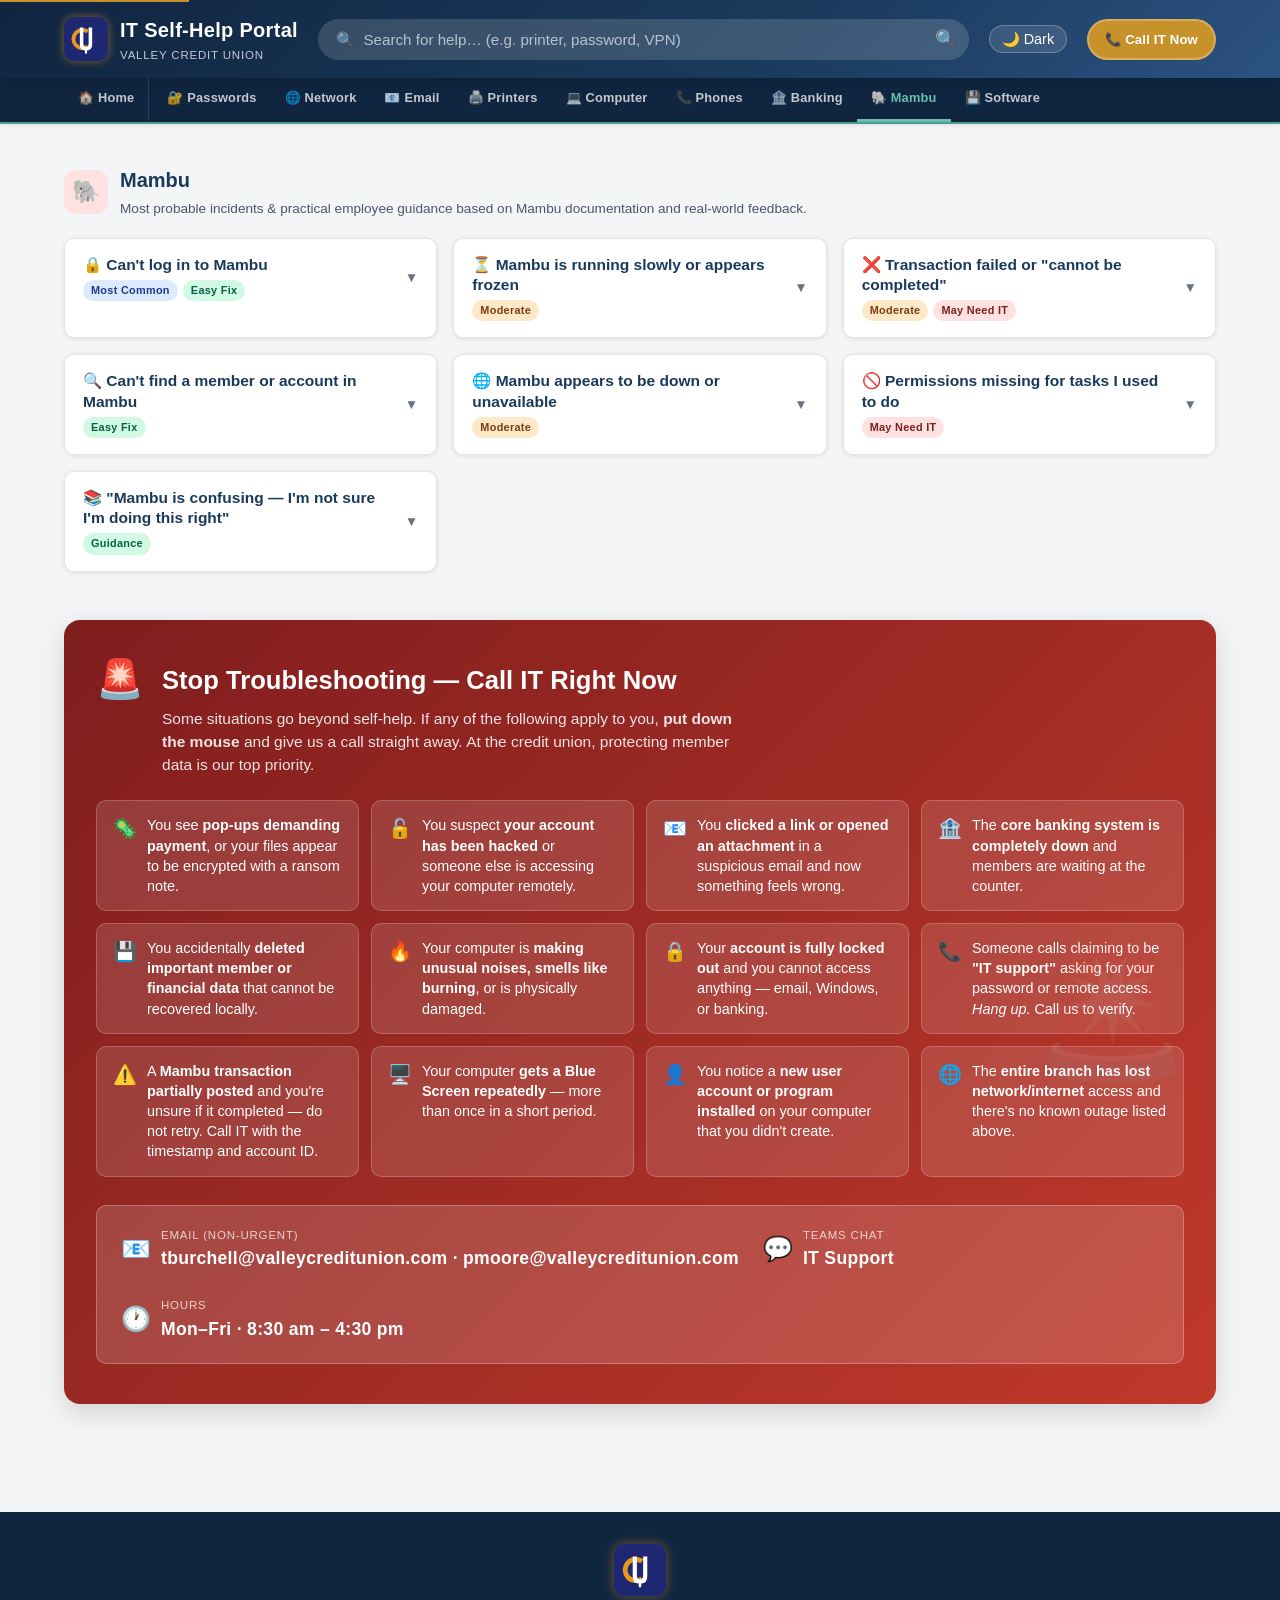
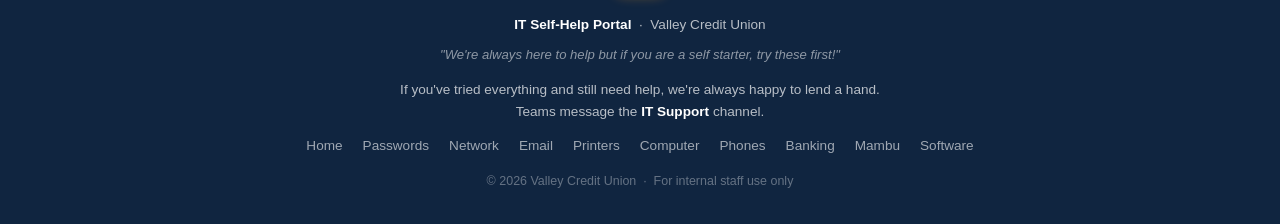
<file: mambu.html>
<!DOCTYPE html>
<html lang="en">
<head>
  <meta charset="UTF-8" />
  <meta name="viewport" content="width=device-width, initial-scale=1.0" />
  <meta name="description" content="Mambu self-help guide for Valley Credit Union staff – troubleshoot common Mambu issues before calling the IT Service Desk." />
  <title>Mambu | IT Self-Help Portal</title>
  <link rel="stylesheet" href="css/styles.css" />
  <link rel="icon" href="images/vcu-logo-icon.svg" type="image/svg+xml" />
</head>
<body>

<!-- Skip to content (accessibility) -->
<a class="skip-link" href="#main-content">Skip to main content</a>

<!-- ══════════════════ HEADER ══════════════════ -->
<header id="site-header" role="banner">
  <div class="header-inner">
    <a href="index.html" class="header-logo" aria-label="IT Self-Help Portal Home">
      <img src="images/vcu-logo-icon.svg" alt="" class="vcu-icon" aria-hidden="true" />
      <span class="header-logo-text">
        <span class="site-name">IT Self-Help Portal</span>
        <span class="site-sub">Valley Credit Union</span>
      </span>
    </a>

    <div class="search-wrapper" role="search">
      <label for="search-input" class="visually-hidden">Search for help</label>
      <input
        type="search"
        id="search-input"
        placeholder="🔍  Search for help… (e.g. printer, password, VPN)"
        autocomplete="off"
        spellcheck="false"
      />
      <button class="search-btn" aria-label="Search">&#128269;</button>
    </div>

    <button id="theme-toggle" aria-label="Switch to dark mode">🌙 Dark</button>
    <a href="#call-it-section" class="call-it-badge">📞 Call IT Now</a>
  </div>
</header>

<!-- ══════════════════ CATEGORY NAV ══════════════════ -->
<nav id="cat-nav" aria-label="Help Categories">
  <div class="cat-nav-inner">
    <a href="index.html" class="cat-nav-home">🏠 Home</a>
    <a href="passwords.html" class="cat-nav-link" aria-label="Passwords &amp; Accounts">🔐 Passwords</a>
    <a href="network.html" class="cat-nav-link" aria-label="Internet &amp; Network">🌐 Network</a>
    <a href="email.html" class="cat-nav-link" aria-label="Email &amp; Calendar">📧 Email</a>
    <a href="printers.html" class="cat-nav-link" aria-label="Printers &amp; Scanners">🖨️ Printers</a>
    <a href="computer.html" class="cat-nav-link" aria-label="Computer Performance">💻 Computer</a>
    <a href="phones.html" class="cat-nav-link" aria-label="Phones &amp; Teams">📞 Phones</a>
    <a href="banking.html" class="cat-nav-link" aria-label="Core Banking Systems">🏦 Banking</a>
    <a href="mambu.html" class="cat-nav-link active" aria-label="Mambu">🐘 Mambu</a>
    <a href="software.html" class="cat-nav-link" aria-label="Software &amp; Apps">💾 Software</a>
  </div>
</nav>

<!-- ══════════════════ MAIN ══════════════════ -->
<main id="main-content">

  <!-- Search results (hidden until user searches) -->
  <section id="search-results-section" aria-label="Search Results">
    <div class="section-header">
      <h2>Search Results</h2>
      <div class="section-divider"></div>
    </div>
    <ul class="search-results-list" id="search-results-list" aria-live="polite"></ul>
  </section>

  <!-- No results message -->
  <div id="no-results" role="status" aria-live="polite">
    <div class="no-results-icon">🌊</div>
    <h3>Nothing washed ashore…</h3>
    <p>
      Couldn't find a match. Try different words, or browse the other categories using the nav bar above.
      If all else fails, <a href="#call-it-section">give IT a shout</a>!
    </p>
  </div>

  <div id="main-categories">
    <section class="category-section" id="cat-mambu" aria-labelledby="h-mambu">
      <div class="category-header">
        <div class="category-icon icon-bg-red" aria-hidden="true">🐘</div>
        <div>
          <h2 id="h-mambu">Mambu</h2>
          <p class="category-desc">Most probable incidents &amp; practical employee guidance based on Mambu documentation and real‑world feedback.</p>
        </div>
      </div>

      <div class="guides-grid">

        <!-- 1. Login & Access Problems -->
        <div class="guide-card" data-id="mambu-login">
          <div class="guide-header">
            <div class="guide-title-area">
              <div class="guide-title">🔒 Can't log in to Mambu</div>
              <div class="guide-tags">
                <span class="guide-tag tag-common">Most Common</span>
                <span class="guide-tag tag-easy">Easy Fix</span>
              </div>
            </div>
            <span class="guide-chevron" aria-hidden="true">▼</span>
          </div>
          <div class="guide-body">
            <div class="guide-content">
              <p class="guide-intro">Endless loading screen, sudden logout after an update, or a blank page? This fix resolves about 90% of Mambu login issues.</p>
              <ol class="steps-list">
                <li>
                  <span class="step-num">1</span>
                  <span class="step-text"><strong>Log out of Mambu</strong> completely if you're stuck on a loading screen.</span>
                </li>
                <li>
                  <span class="step-num">2</span>
                  <span class="step-text"><strong>Close the browser entirely</strong> — don't just close the tab.</span>
                </li>
                <li>
                  <span class="step-num">3</span>
                  <span class="step-text"><strong>Clear your browser cache &amp; cookies</strong> — press <code>Ctrl</code> + <code>Shift</code> + <code>Delete</code>, select "All time", tick Cookies and Cached images, then click Clear.</span>
                </li>
                <li>
                  <span class="step-num">4</span>
                  <span class="step-text"><strong>Reopen the browser</strong> and log back in to Mambu.</span>
                </li>
                <li>
                  <span class="step-num">5</span>
                  <span class="step-text">If access is still blocked, confirm that your <strong>role still includes the required permissions</strong> — an admin change may have affected your account.</span>
                </li>
              </ol>
              <div class="tip-box">
                <span class="box-icon">💡</span>
                <span><strong>Tip:</strong> If many staff are affected at once, check the <strong>Mambu Status Page</strong> or the internal IT Teams channel before escalating.</span>
              </div>
              <div class="call-box">
                <span class="box-icon">📞</span>
                <span>If your access is still blocked after clearing cache, <strong>contact your internal admin</strong> — not Mambu Support directly. For account lockouts after failed login attempts, let IT know.</span>
              </div>
            </div>
          </div>
        </div>

        <!-- 2. Slowness / Frozen -->
        <div class="guide-card" data-id="mambu-slow">
          <div class="guide-header">
            <div class="guide-title-area">
              <div class="guide-title">⏳ Mambu is running slowly or appears frozen</div>
              <div class="guide-tags">
                <span class="guide-tag tag-moderate">Moderate</span>
              </div>
            </div>
            <span class="guide-chevron" aria-hidden="true">▼</span>
          </div>
          <div class="guide-body">
            <div class="guide-content">
              <p class="guide-intro">Pages loading slowly, search taking forever, or transactions appearing stuck? This is usually a planned maintenance window or a regional cloud performance event — not a crash.</p>
              <ol class="steps-list">
                <li>
                  <span class="step-num">1</span>
                  <span class="step-text"><strong>Do not retry transactions</strong> repeatedly — submitting multiple times during slowness can cause duplicate actions once the system recovers.</span>
                </li>
                <li>
                  <span class="step-num">2</span>
                  <span class="step-text"><strong>Avoid refreshing transaction pages</strong> while a submission is in progress.</span>
                </li>
                <li>
                  <span class="step-num">3</span>
                  <span class="step-text">Check the <strong>internal Teams IT channel</strong> or the Mambu Status Page for any posted maintenance notice.</span>
                </li>
                <li>
                  <span class="step-num">4</span>
                  <span class="step-text">If no notice is posted and slowness persists beyond 10 minutes, <strong>let IT know</strong> so we can check network and server health.</span>
                </li>
                <li>
                  <span class="step-num">5</span>
                  <span class="step-text"><strong>Resume normal work</strong> only after IT or the status page confirms service is healthy.</span>
                </li>
              </ol>
              <div class="tip-box">
                <span class="box-icon">💡</span>
                <span><strong>Important:</strong> Retrying during a slowdown can cause duplicate transactions once the system recovers. When in doubt, wait and verify.</span>
              </div>
            </div>
          </div>
        </div>

        <!-- 3. Transaction Failed -->
        <div class="guide-card" data-id="mambu-transaction">
          <div class="guide-header">
            <div class="guide-title-area">
              <div class="guide-title">❌ Transaction failed or "cannot be completed"</div>
              <div class="guide-tags">
                <span class="guide-tag tag-moderate">Moderate</span>
                <span class="guide-tag tag-call-it">May Need IT</span>
              </div>
            </div>
            <span class="guide-chevron" aria-hidden="true">▼</span>
          </div>
          <div class="guide-body">
            <div class="guide-content">
              <p class="guide-intro">Deposit or disbursement won't approve, or an error appears with no clear reason? Most transaction failures are business-rule validations enforced by Mambu — not system faults.</p>
              <ol class="steps-list">
                <li>
                  <span class="step-num">1</span>
                  <span class="step-text">Check the <strong>account status</strong> — the account must be active and approved. Closed or pending accounts cannot process transactions.</span>
                </li>
                <li>
                  <span class="step-num">2</span>
                  <span class="step-text">Confirm that all <strong>required approval steps</strong> have been completed before attempting the transaction.</span>
                </li>
                <li>
                  <span class="step-num">3</span>
                  <span class="step-text">Verify the <strong>amount and dates</strong> are within the product's configured limits.</span>
                </li>
                <li>
                  <span class="step-num">4</span>
                  <span class="step-text">Ensure your user account has <strong>transaction rights</strong> for this action — permissions may have changed after an admin update.</span>
                </li>
                <li>
                  <span class="step-num">5</span>
                  <span class="step-text">If the transaction is still partially posted or stuck, <strong>do not retry</strong> — note the timestamp and account ID and escalate.</span>
                </li>
              </ol>
              <div class="call-box">
                <span class="box-icon">📞</span>
                <span>If you can't identify the cause, <strong>capture the timestamp, account ID, and the exact error message</strong>, then escalate internally with that evidence. Do not retry a failed transaction before checking with IT.</span>
              </div>
            </div>
          </div>
        </div>

        <!-- 4. Search Not Working -->
        <div class="guide-card" data-id="mambu-search">
          <div class="guide-header">
            <div class="guide-title-area">
              <div class="guide-title">🔍 Can't find a member or account in Mambu</div>
              <div class="guide-tags">
                <span class="guide-tag tag-easy">Easy Fix</span>
              </div>
            </div>
            <span class="guide-chevron" aria-hidden="true">▼</span>
          </div>
          <div class="guide-body">
            <div class="guide-content">
              <p class="guide-intro">A member exists in the system but search returns nothing? Mambu's search prioritises exact and categorised matches — it's not a fuzzy Google-style search.</p>
              <ol class="steps-list">
                <li>
                  <span class="step-num">1</span>
                  <span class="step-text"><strong>Remove all active filters</strong> before searching — a leftover filter is the most common reason nothing appears.</span>
                </li>
                <li>
                  <span class="step-num">2</span>
                  <span class="step-text">Search using the <strong>full name or member/account ID</strong> rather than a partial name.</span>
                </li>
                <li>
                  <span class="step-num">3</span>
                  <span class="step-text">Confirm you are in the <strong>correct search category</strong> — searching under "Clients" won't return account numbers, and vice versa.</span>
                </li>
                <li>
                  <span class="step-num">4</span>
                  <span class="step-text">If a record was very recently created, allow a minute or two — there can be a brief <strong>search indexing delay</strong> before new records appear.</span>
                </li>
              </ol>
              <div class="tip-box">
                <span class="box-icon">💡</span>
                <span>Always start with the member ID or account number when available — name searches can miss records if spelling is slightly off.</span>
              </div>
            </div>
          </div>
        </div>

        <!-- 5. Outage / Maintenance -->
        <div class="guide-card" data-id="mambu-outage">
          <div class="guide-header">
            <div class="guide-title-area">
              <div class="guide-title">🌐 Mambu appears to be down or unavailable</div>
              <div class="guide-tags">
                <span class="guide-tag tag-moderate">Moderate</span>
              </div>
            </div>
            <span class="guide-chevron" aria-hidden="true">▼</span>
          </div>
          <div class="guide-body">
            <div class="guide-content">
              <p class="guide-intro">Mambu is a cloud SaaS platform — scheduled maintenance and brief regional interruptions are a normal part of operations, not signs of a failing system.</p>
              <ol class="steps-list">
                <li>
                  <span class="step-num">1</span>
                  <span class="step-text">Check the <strong>internal IT Teams channel</strong> or the banner at the top of this portal — a notice is posted when we're aware of an issue.</span>
                </li>
                <li>
                  <span class="step-num">2</span>
                  <span class="step-text">Verify on the <strong>Mambu Status Page</strong> whether a maintenance event or incident has been declared.</span>
                </li>
                <li>
                  <span class="step-num">3</span>
                  <span class="step-text"><strong>Pause any sensitive operations</strong> — don't attempt to process transactions or approvals during a declared outage.</span>
                </li>
                <li>
                  <span class="step-num">4</span>
                  <span class="step-text"><strong>Resume work</strong> only once IT or the status page confirms the platform is fully operational.</span>
                </li>
              </ol>
              <div class="call-box">
                <span class="box-icon">📞</span>
                <span>If no outage is shown on the status page but Mambu is unreachable for your whole branch, <strong>call IT</strong> — it may be a local network issue rather than Mambu itself.</span>
              </div>
            </div>
          </div>
        </div>

        <!-- 6. Missing Permissions -->
        <div class="guide-card" data-id="mambu-permissions">
          <div class="guide-header">
            <div class="guide-title-area">
              <div class="guide-title">🚫 Permissions missing for tasks I used to do</div>
              <div class="guide-tags">
                <span class="guide-tag tag-call-it">May Need IT</span>
              </div>
            </div>
            <span class="guide-chevron" aria-hidden="true">▼</span>
          </div>
          <div class="guide-body">
            <div class="guide-content">
              <p class="guide-intro">After a system update or admin change you may find that actions or menu items that were available before are now missing or greyed out.</p>
              <ol class="steps-list">
                <li>
                  <span class="step-num">1</span>
                  <span class="step-text">First, <strong>log out and back in</strong> — your session may be holding a cached version of your old permissions.</span>
                </li>
                <li>
                  <span class="step-num">2</span>
                  <span class="step-text">Clear your <strong>browser cache</strong> (<code>Ctrl</code> + <code>Shift</code> + <code>Delete</code>) and log in again to ensure the latest role settings are loaded.</span>
                </li>
                <li>
                  <span class="step-num">3</span>
                  <span class="step-text">Confirm with a colleague whether <strong>they have the same permission</strong> — if it's missing for everyone, it may be a deliberate admin change.</span>
                </li>
                <li>
                  <span class="step-num">4</span>
                  <span class="step-text">If the permission is missing only for you, <strong>contact your internal Mambu admin</strong> to review and restore your role assignment.</span>
                </li>
              </ol>
              <div class="tip-box">
                <span class="box-icon">💡</span>
                <span>Mambu permission changes are made by your internal admin team — Mambu Support cannot change your organisation's role settings directly.</span>
              </div>
            </div>
          </div>
        </div>

        <!-- 7. Hard to Use / Training -->
        <div class="guide-card" data-id="mambu-training">
          <div class="guide-header">
            <div class="guide-title-area">
              <div class="guide-title">📚 "Mambu is confusing — I'm not sure I'm doing this right"</div>
              <div class="guide-tags">
                <span class="guide-tag tag-easy">Guidance</span>
              </div>
            </div>
            <span class="guide-chevron" aria-hidden="true">▼</span>
          </div>
          <div class="guide-body">
            <div class="guide-content">
              <p class="guide-intro">Mambu is a powerful platform that requires some learning. Many reported "incidents" turn out to be process questions — not technical failures. You're not alone.</p>
              <ol class="steps-list">
                <li>
                  <span class="step-num">1</span>
                  <span class="step-text">Check whether your question is covered in the <strong>internal how-to guides</strong> shared by your team lead — these are written in plain language for your specific role, unlike the official Mambu manuals.</span>
                </li>
                <li>
                  <span class="step-num">2</span>
                  <span class="step-text">Ask a <strong>colleague who regularly uses that feature</strong> — a quick 2-minute walkthrough is often faster than any documentation.</span>
                </li>
                <li>
                  <span class="step-num">3</span>
                  <span class="step-text">If you're unsure whether you've completed a step correctly, <strong>stop before submitting</strong> and double-check with your supervisor rather than guessing.</span>
                </li>
                <li>
                  <span class="step-num">4</span>
                  <span class="step-text">Request a <strong>training refresher</strong> through your team lead if a particular workflow consistently causes confusion — this protects both you and members.</span>
                </li>
              </ol>
              <div class="tip-box">
                <span class="box-icon">💡</span>
                <span><strong>Good to know:</strong> Mambu's official documentation is written for technical administrators, not frontline staff. If something in the docs feels overly complex, that's normal — ask internally for a plain-language explanation.</span>
              </div>
            </div>
          </div>
        </div>

      </div><!-- /guides-grid -->
    </section>

    <!-- Call IT Section -->
    <section id="call-it-section" aria-labelledby="h-callit">
      <div class="call-it-top">
        <span class="call-it-emoji" aria-hidden="true">🚨</span>
        <div>
          <h2 id="h-callit">Stop Troubleshooting — Call IT Right Now</h2>
          <p>
            Some situations go beyond self-help. If any of the following apply to you,
            <strong>put down the mouse</strong> and give us a call straight away.
            At the credit union, protecting member data is our top priority.
          </p>
        </div>
      </div>

      <div class="call-it-grid">
        <div class="call-it-item">
          <span class="ci-icon" aria-hidden="true">🦠</span>
          <span>You see <strong>pop-ups demanding payment</strong>, or your files appear to be encrypted with a ransom note.</span>
        </div>
        <div class="call-it-item">
          <span class="ci-icon" aria-hidden="true">🔓</span>
          <span>You suspect <strong>your account has been hacked</strong> or someone else is accessing your computer remotely.</span>
        </div>
        <div class="call-it-item">
          <span class="ci-icon" aria-hidden="true">📧</span>
          <span>You <strong>clicked a link or opened an attachment</strong> in a suspicious email and now something feels wrong.</span>
        </div>
        <div class="call-it-item">
          <span class="ci-icon" aria-hidden="true">🏦</span>
          <span>The <strong>core banking system is completely down</strong> and members are waiting at the counter.</span>
        </div>
        <div class="call-it-item">
          <span class="ci-icon" aria-hidden="true">💾</span>
          <span>You accidentally <strong>deleted important member or financial data</strong> that cannot be recovered locally.</span>
        </div>
        <div class="call-it-item">
          <span class="ci-icon" aria-hidden="true">🔥</span>
          <span>Your computer is <strong>making unusual noises, smells like burning</strong>, or is physically damaged.</span>
        </div>
        <div class="call-it-item">
          <span class="ci-icon" aria-hidden="true">🔒</span>
          <span>Your <strong>account is fully locked out</strong> and you cannot access anything — email, Windows, or banking.</span>
        </div>
        <div class="call-it-item">
          <span class="ci-icon" aria-hidden="true">📞</span>
          <span>Someone calls claiming to be <strong>"IT support"</strong> asking for your password or remote access. <em>Hang up.</em> Call us to verify.</span>
        </div>
        <div class="call-it-item">
          <span class="ci-icon" aria-hidden="true">⚠️</span>
          <span>A <strong>Mambu transaction partially posted</strong> and you're unsure if it completed — do not retry. Call IT with the timestamp and account ID.</span>
        </div>
        <div class="call-it-item">
          <span class="ci-icon" aria-hidden="true">🖥️</span>
          <span>Your computer <strong>gets a Blue Screen repeatedly</strong> — more than once in a short period.</span>
        </div>
        <div class="call-it-item">
          <span class="ci-icon" aria-hidden="true">👤</span>
          <span>You notice a <strong>new user account or program installed</strong> on your computer that you didn't create.</span>
        </div>
        <div class="call-it-item">
          <span class="ci-icon" aria-hidden="true">🌐</span>
          <span>The <strong>entire branch has lost network/internet</strong> access and there's no known outage listed above.</span>
        </div>
      </div>

      <div class="call-it-contact" role="region" aria-label="IT Contact Information">
        <div class="contact-method">
          <span class="cm-icon" aria-hidden="true">📧</span>
          <span>
            <span class="cm-label">Email (non-urgent)</span>
            <span class="cm-value">tburchell@valleycreditunion.com · pmoore@valleycreditunion.com</span>
          </span>
        </div>
        <div class="contact-method">
          <span class="cm-icon" aria-hidden="true">💬</span>
          <span>
            <span class="cm-label">Teams Chat</span>
            <span class="cm-value">IT Support</span>
          </span>
        </div>
        <div class="contact-method">
          <span class="cm-icon" aria-hidden="true">🕐</span>
          <span>
            <span class="cm-label">Hours</span>
            <span class="cm-value">Mon–Fri · 8:30 am – 4:30 pm</span>
          </span>
        </div>
      </div>
    </section>
  </div><!-- /#main-categories -->
</main>

<!-- Back to top -->
<button id="back-to-top" aria-label="Back to top" title="Back to top">▲</button>

<!-- ══════════════════ FOOTER ══════════════════ -->
<footer id="site-footer" role="contentinfo">
  <div class="footer-inner">
    <div class="footer-logo"><img src="images/vcu-logo-icon.svg" alt="Valley Credit Union" /></div>
    <p><strong>IT Self-Help Portal</strong> &nbsp;·&nbsp; Valley Credit Union</p>
    <p class="footer-tagline">"We're always here to help but if you are a self starter, try these first!"</p>
    <p>If you've tried everything and still need help, we're always happy to lend a hand.<br />
       Teams message the <strong>IT Support</strong> channel.</p>
    <div class="footer-links">
      <a href="index.html">Home</a>
      <a href="passwords.html">Passwords</a>
      <a href="network.html">Network</a>
      <a href="email.html">Email</a>
      <a href="printers.html">Printers</a>
      <a href="computer.html">Computer</a>
      <a href="phones.html">Phones</a>
      <a href="banking.html">Banking</a>
      <a href="mambu.html">Mambu</a>
      <a href="software.html">Software</a>
    </div>
    <p style="margin-top: 16px; opacity: 0.5; font-size: 0.78rem;">
      &copy; <span id="footer-year"></span> Valley Credit Union &nbsp;·&nbsp; For internal staff use only
    </p>
  </div>
</footer>

<script src="js/main.js"></script>
<script>
  // Set footer year dynamically
  document.getElementById('footer-year').textContent = new Date().getFullYear();
</script>
</body>
</html>
</file>
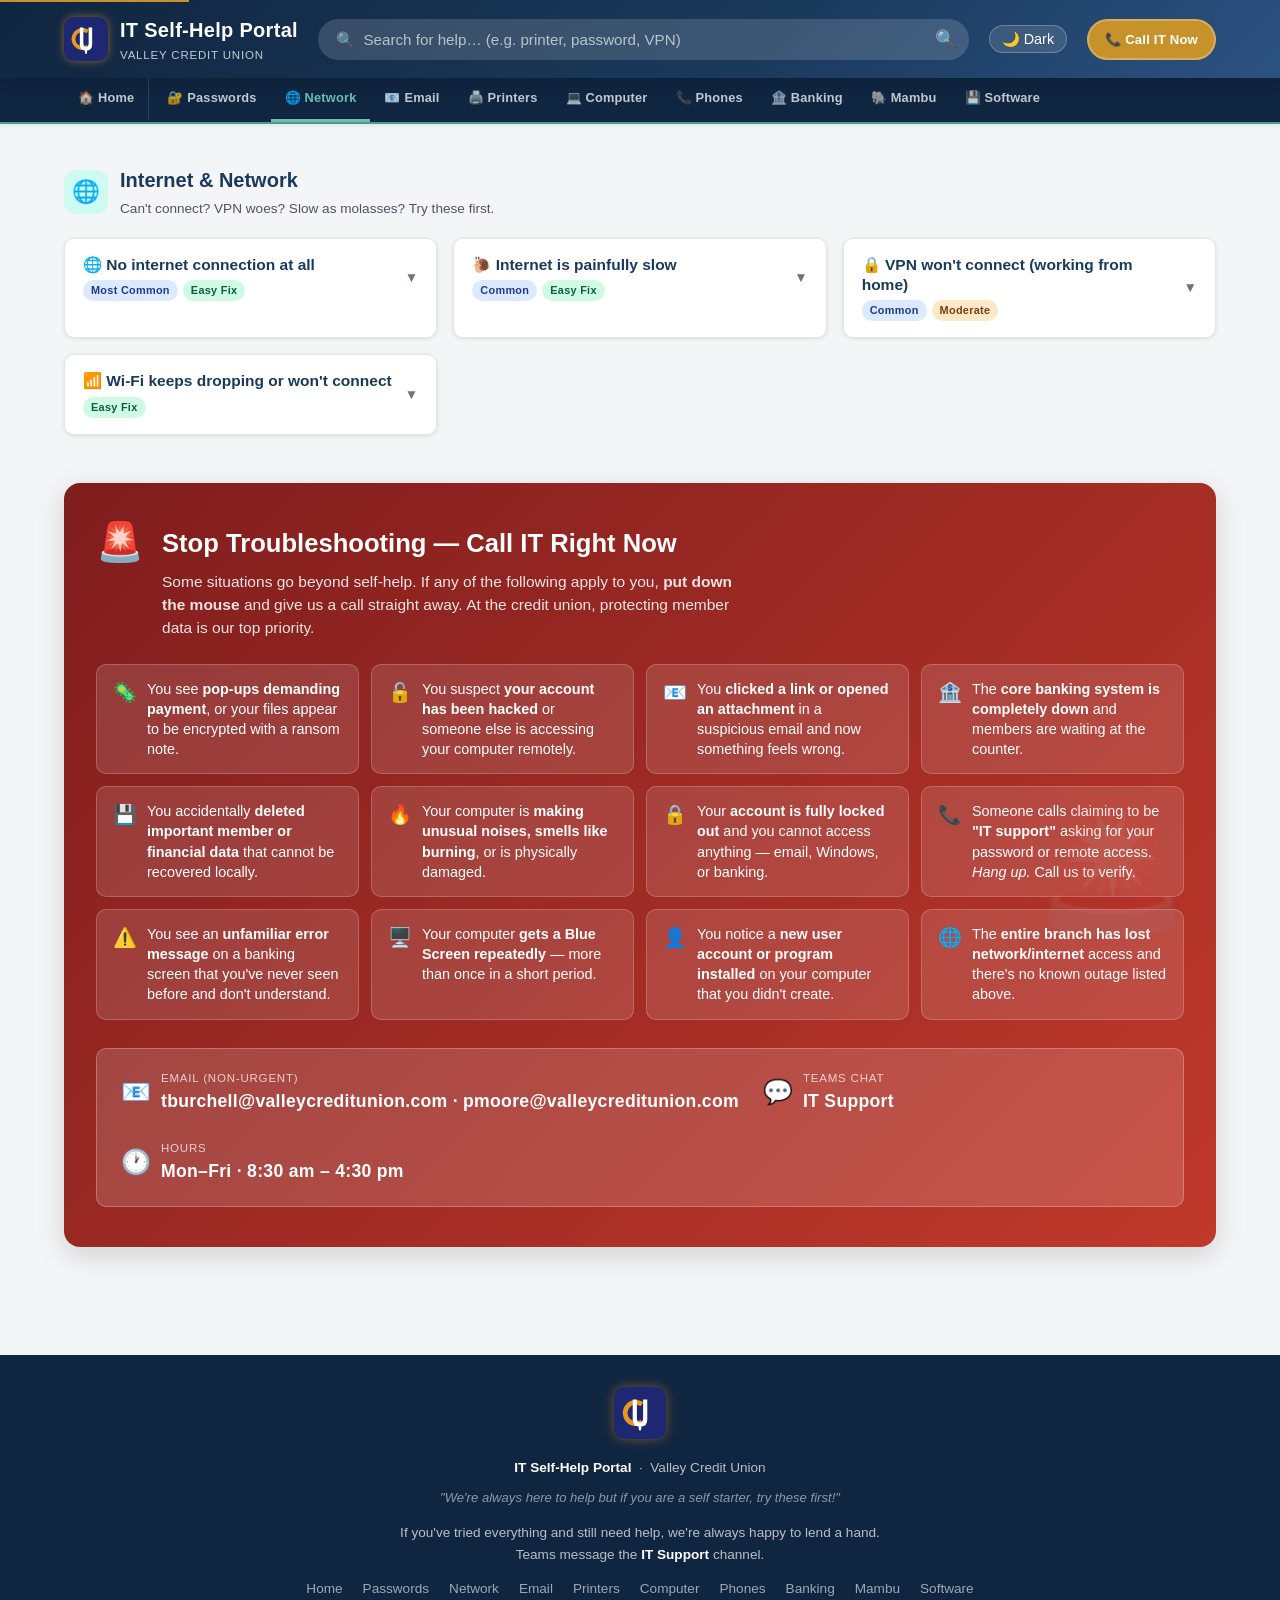
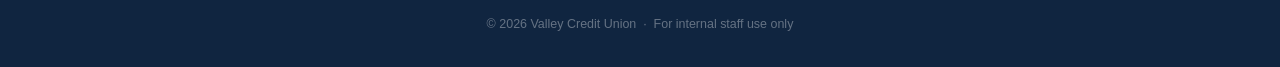
<file: network.html>
<!DOCTYPE html>
<html lang="en">
<head>
  <meta charset="UTF-8" />
  <meta name="viewport" content="width=device-width, initial-scale=1.0" />
  <meta name="description" content="IT Self-Help Portal for Valley Credit Union staff – troubleshoot common problems before calling the IT Service Desk." />
  <title>Internet &amp; Network | IT Self-Help Portal</title>
  <link rel="stylesheet" href="css/styles.css" />
  <link rel="icon" href="images/vcu-logo-icon.svg" type="image/svg+xml" />
</head>
<body>

<!-- Skip to content (accessibility) -->
<a class="skip-link" href="#main-content">Skip to main content</a>

<!-- ══════════════════ HEADER ══════════════════ -->
<header id="site-header" role="banner">
  <div class="header-inner">
    <a href="index.html" class="header-logo" aria-label="IT Self-Help Portal Home">
      <img src="images/vcu-logo-icon.svg" alt="" class="vcu-icon" aria-hidden="true" />
      <span class="header-logo-text">
        <span class="site-name">IT Self-Help Portal</span>
        <span class="site-sub">Valley Credit Union</span>
      </span>
    </a>

    <div class="search-wrapper" role="search">
      <label for="search-input" class="visually-hidden">Search for help</label>
      <input
        type="search"
        id="search-input"
        placeholder="🔍  Search for help… (e.g. printer, password, VPN)"
        autocomplete="off"
        spellcheck="false"
      />
      <button class="search-btn" aria-label="Search">&#128269;</button>
    </div>

    <button id="theme-toggle" aria-label="Switch to dark mode">🌙 Dark</button>
    <a href="#call-it-section" class="call-it-badge">📞 Call IT Now</a>
  </div>
</header>

<!-- ══════════════════ CATEGORY NAV ══════════════════ -->
<nav id="cat-nav" aria-label="Help Categories">
  <div class="cat-nav-inner">
    <a href="index.html" class="cat-nav-home">🏠 Home</a>
    <a href="passwords.html" class="cat-nav-link" aria-label="Passwords &amp; Accounts">🔐 Passwords</a>
    <a href="network.html" class="cat-nav-link active" aria-label="Internet &amp; Network">🌐 Network</a>
    <a href="email.html" class="cat-nav-link" aria-label="Email &amp; Calendar">📧 Email</a>
    <a href="printers.html" class="cat-nav-link" aria-label="Printers &amp; Scanners">🖨️ Printers</a>
    <a href="computer.html" class="cat-nav-link" aria-label="Computer Performance">💻 Computer</a>
    <a href="phones.html" class="cat-nav-link" aria-label="Phones &amp; Teams">📞 Phones</a>
    <a href="banking.html" class="cat-nav-link" aria-label="Core Banking Systems">🏦 Banking</a>
    <a href="mambu.html" class="cat-nav-link" aria-label="Mambu">🐘 Mambu</a>
    <a href="software.html" class="cat-nav-link" aria-label="Software &amp; Apps">💾 Software</a>
  </div>
</nav>

<!-- ══════════════════ MAIN ══════════════════ -->
<main id="main-content">

  <!-- Search results (hidden until user searches) -->
  <section id="search-results-section" aria-label="Search Results">
    <div class="section-header">
      <h2>Search Results</h2>
      <div class="section-divider"></div>
    </div>
    <ul class="search-results-list" id="search-results-list" aria-live="polite"></ul>
  </section>

  <!-- No results message -->
  <div id="no-results" role="status" aria-live="polite">
    <div class="no-results-icon">🌊</div>
    <h3>Nothing washed ashore…</h3>
    <p>
      Couldn't find a match. Try different words, or browse the other categories using the nav bar above.
      If all else fails, <a href="#call-it-section">give IT a shout</a>!
    </p>
  </div>

  <div id="main-categories">
    <section class="category-section" id="cat-network" aria-labelledby="h-network">
          <div class="category-header">
            <div class="category-icon icon-bg-teal" aria-hidden="true">🌐</div>
            <div>
              <h2 id="h-network">Internet &amp; Network</h2>
              <p class="category-desc">Can't connect? VPN woes? Slow as molasses? Try these first.</p>
            </div>
          </div>
    
          <div class="guides-grid">
    
            <div class="guide-card" data-id="net-nonet">
              <div class="guide-header">
                <div class="guide-title-area">
                  <div class="guide-title">🌐 No internet connection at all</div>
                  <div class="guide-tags">
                    <span class="guide-tag tag-common">Most Common</span>
                    <span class="guide-tag tag-easy">Easy Fix</span>
                  </div>
                </div>
                <span class="guide-chevron" aria-hidden="true">▼</span>
              </div>
              <div class="guide-body">
                <div class="guide-content">
                  <p class="guide-intro">First things first — is it just you or is the whole office down? Check in with your neighbour!</p>
                  <ol class="steps-list">
                    <li>
                      <span class="step-num">1</span>
                      <span class="step-text">Check if the <strong>ethernet cable</strong> (the thick grey cord) is firmly plugged into the back of your computer AND the wall socket.</span>
                    </li>
                    <li>
                      <span class="step-num">2</span>
                      <span class="step-text">Look at the <strong>network light</strong> on your computer (usually near where the cable plugs in). It should be blinking or solid. No light = no connection.</span>
                    </li>
                    <li>
                      <span class="step-num">3</span>
                      <span class="step-text">Try <strong>unplugging the cable and plugging it back in</strong> firmly — sometimes that's all it takes!</span>
                    </li>
                    <li>
                      <span class="step-num">4</span>
                      <span class="step-text">Right-click the network icon (bottom right of your taskbar) → <strong>"Troubleshoot problems"</strong>. Let Windows try to auto-fix it.</span>
                    </li>
                    <li>
                      <span class="step-num">5</span>
                      <span class="step-text">Try <strong>restarting your computer</strong>. A full restart (not sleep) clears most network glitches.</span>
                    </li>
                  </ol>
                  <div class="warn-box">
                    <span class="box-icon">⚠️</span>
                    <span>If multiple people in the office have no internet, it's likely a wider outage. Check the <a href="#status-section">System Status board</a> above, and if it's not listed there, give IT a call.</span>
                  </div>
                </div>
              </div>
            </div>
    
            <div class="guide-card" data-id="net-slow">
              <div class="guide-header">
                <div class="guide-title-area">
                  <div class="guide-title">🐌 Internet is painfully slow</div>
                  <div class="guide-tags">
                    <span class="guide-tag tag-common">Common</span>
                    <span class="guide-tag tag-easy">Easy Fix</span>
                  </div>
                </div>
                <span class="guide-chevron" aria-hidden="true">▼</span>
              </div>
              <div class="guide-body">
                <div class="guide-content">
                  <p class="guide-intro">Slow internet is frustrating — let's narrow down the cause.</p>
                  <ol class="steps-list">
                    <li>
                      <span class="step-num">1</span>
                      <span class="step-text">Close all <strong>browser tabs and apps</strong> you're not using. Too many open tabs (especially video or streaming) can slow things right down.</span>
                    </li>
                    <li>
                      <span class="step-num">2</span>
                      <span class="step-text"><strong>Clear your browser cache:</strong> In Chrome or Edge, press <code>Ctrl</code> + <code>Shift</code> + <code>Delete</code>, select "All time" and check "Cached images and files". Click Clear.</span>
                    </li>
                    <li>
                      <span class="step-num">3</span>
                      <span class="step-text">Check if any large files are being downloaded or uploaded in the background (Teams, OneDrive sync, Windows Update).</span>
                    </li>
                    <li>
                      <span class="step-num">4</span>
                      <span class="step-text">Restart your browser. If still slow, restart your computer.</span>
                    </li>
                    <li>
                      <span class="step-num">5</span>
                      <span class="step-text">Run a quick speed test at <code>fast.com</code> or <code>speedtest.net</code>. If you're getting under 10 Mbps, call IT with that number.</span>
                    </li>
                  </ol>
                </div>
              </div>
            </div>
    
            <div class="guide-card" data-id="net-vpn">
              <div class="guide-header">
                <div class="guide-title-area">
                  <div class="guide-title">🔒 VPN won't connect (working from home)</div>
                  <div class="guide-tags">
                    <span class="guide-tag tag-common">Common</span>
                    <span class="guide-tag tag-moderate">Moderate</span>
                  </div>
                </div>
                <span class="guide-chevron" aria-hidden="true">▼</span>
              </div>
              <div class="guide-body">
                <div class="guide-content">
                  <p class="guide-intro">VPN lets you securely connect to the credit union's systems from home. Here's how to fix the most common connection issues.</p>
                  <ol class="steps-list">
                    <li>
                      <span class="step-num">1</span>
                      <span class="step-text">Make sure your <strong>home internet is working</strong> first — open a browser and try a website. No internet at home = VPN can't connect.</span>
                    </li>
                    <li>
                      <span class="step-num">2</span>
                      <span class="step-text">Open the VPN application (usually in your taskbar). Click <strong>Connect</strong>. If it asks for a server address, confirm it with IT that you have the right one.</span>
                    </li>
                    <li>
                      <span class="step-num">3</span>
                      <span class="step-text">If you get an error about <strong>credentials</strong>, your work password may have changed. Use your latest Microsoft 365 password.</span>
                    </li>
                    <li>
                      <span class="step-num">4</span>
                      <span class="step-text"><strong>Restart the VPN application:</strong> Right-click the taskbar icon → Quit, then reopen it.</span>
                    </li>
                    <li>
                      <span class="step-num">5</span>
                      <span class="step-text">Try restarting your computer entirely. VPN can sometimes get stuck after sleep mode.</span>
                    </li>
                    <li>
                      <span class="step-num">6</span>
                      <span class="step-text">If you're using Wi-Fi at home, try switching to a <strong>wired ethernet connection</strong> if possible — it's more stable for VPN.</span>
                    </li>
                  </ol>
                  <div class="call-box">
                    <span class="box-icon">📞</span>
                    <span>Still no luck? Give IT a call. We can check from our end whether your VPN account is active and guide you through it step by step.</span>
                  </div>
                </div>
              </div>
            </div>
    
            <div class="guide-card" data-id="net-wifi">
              <div class="guide-header">
                <div class="guide-title-area">
                  <div class="guide-title">📶 Wi-Fi keeps dropping or won't connect</div>
                  <div class="guide-tags">
                    <span class="guide-tag tag-easy">Easy Fix</span>
                  </div>
                </div>
                <span class="guide-chevron" aria-hidden="true">▼</span>
              </div>
              <div class="guide-body">
                <div class="guide-content">
                  <p class="guide-intro">If you're in the office, Wi-Fi is secondary to a wired connection. For meeting rooms or laptops, try these steps.</p>
                  <ol class="steps-list">
                    <li>
                      <span class="step-num">1</span>
                      <span class="step-text">Click the Wi-Fi icon in the taskbar. Make sure you're connected to <strong>the office Wi-Fi network</strong>, not a guest or neighbour's network.</span>
                    </li>
                    <li>
                      <span class="step-num">2</span>
                      <span class="step-text">Click <strong>Disconnect</strong> and then <strong>Connect</strong> again. Sometimes a fresh handshake does the trick.</span>
                    </li>
                    <li>
                      <span class="step-num">3</span>
                      <span class="step-text">Turn your laptop's Wi-Fi off and back on: click the network icon → toggle Wi-Fi off, wait 5 seconds, toggle back on.</span>
                    </li>
                    <li>
                      <span class="step-num">4</span>
                      <span class="step-text">Forget the network and reconnect: Wi-Fi icon → right-click the network → <strong>"Forget"</strong>, then reconnect and re-enter the password if prompted.</span>
                    </li>
                    <li>
                      <span class="step-num">5</span>
                      <span class="step-text">Move closer to the wireless access point (the white box on the ceiling or wall). Walls and distance weaken the signal significantly.</span>
                    </li>
                  </ol>
                </div>
              </div>
            </div>
    
          </div>
        </section>

    <!-- Call IT Section -->
    <section id="call-it-section" aria-labelledby="h-callit">
          <div class="call-it-top">
            <span class="call-it-emoji" aria-hidden="true">🚨</span>
            <div>
              <h2 id="h-callit">Stop Troubleshooting — Call IT Right Now</h2>
              <p>
                Some situations go beyond self-help. If any of the following apply to you,
                <strong>put down the mouse</strong> and give us a call straight away.
                At the credit union, protecting member data is our top priority.
              </p>
            </div>
          </div>
    
          <div class="call-it-grid">
            <div class="call-it-item">
              <span class="ci-icon" aria-hidden="true">🦠</span>
              <span>You see <strong>pop-ups demanding payment</strong>, or your files appear to be encrypted with a ransom note.</span>
            </div>
            <div class="call-it-item">
              <span class="ci-icon" aria-hidden="true">🔓</span>
              <span>You suspect <strong>your account has been hacked</strong> or someone else is accessing your computer remotely.</span>
            </div>
            <div class="call-it-item">
              <span class="ci-icon" aria-hidden="true">📧</span>
              <span>You <strong>clicked a link or opened an attachment</strong> in a suspicious email and now something feels wrong.</span>
            </div>
            <div class="call-it-item">
              <span class="ci-icon" aria-hidden="true">🏦</span>
              <span>The <strong>core banking system is completely down</strong> and members are waiting at the counter.</span>
            </div>
            <div class="call-it-item">
              <span class="ci-icon" aria-hidden="true">💾</span>
              <span>You accidentally <strong>deleted important member or financial data</strong> that cannot be recovered locally.</span>
            </div>
            <div class="call-it-item">
              <span class="ci-icon" aria-hidden="true">🔥</span>
              <span>Your computer is <strong>making unusual noises, smells like burning</strong>, or is physically damaged.</span>
            </div>
            <div class="call-it-item">
              <span class="ci-icon" aria-hidden="true">🔒</span>
              <span>Your <strong>account is fully locked out</strong> and you cannot access anything — email, Windows, or banking.</span>
            </div>
            <div class="call-it-item">
              <span class="ci-icon" aria-hidden="true">📞</span>
              <span>Someone calls claiming to be <strong>"IT support"</strong> asking for your password or remote access. <em>Hang up.</em> Call us to verify.</span>
            </div>
            <div class="call-it-item">
              <span class="ci-icon" aria-hidden="true">⚠️</span>
              <span>You see an <strong>unfamiliar error message</strong> on a banking screen that you've never seen before and don't understand.</span>
            </div>
            <div class="call-it-item">
              <span class="ci-icon" aria-hidden="true">🖥️</span>
              <span>Your computer <strong>gets a Blue Screen repeatedly</strong> — more than once in a short period.</span>
            </div>
            <div class="call-it-item">
              <span class="ci-icon" aria-hidden="true">👤</span>
              <span>You notice a <strong>new user account or program installed</strong> on your computer that you didn't create.</span>
            </div>
            <div class="call-it-item">
              <span class="ci-icon" aria-hidden="true">🌐</span>
              <span>The <strong>entire branch has lost network/internet</strong> access and there's no known outage listed above.</span>
            </div>
          </div>
    
          <div class="call-it-contact" role="region" aria-label="IT Contact Information">
            <div class="contact-method">
              <span class="cm-icon" aria-hidden="true">📧</span>
              <span>
                <span class="cm-label">Email (non-urgent)</span>
                <span class="cm-value">tburchell@valleycreditunion.com · pmoore@valleycreditunion.com</span>
              </span>
            </div>
            <div class="contact-method">
              <span class="cm-icon" aria-hidden="true">💬</span>
              <span>
                <span class="cm-label">Teams Chat</span>
                <span class="cm-value">IT Support</span>
              </span>
            </div>
            <div class="contact-method">
              <span class="cm-icon" aria-hidden="true">🕐</span>
              <span>
                <span class="cm-label">Hours</span>
                <span class="cm-value">Mon–Fri · 8:30 am – 4:30 pm</span>
              </span>
            </div>
          </div>
        </section>
  </div><!-- /#main-categories -->
</main>

<!-- Back to top -->
<button id="back-to-top" aria-label="Back to top" title="Back to top">▲</button>

<!-- ══════════════════ FOOTER ══════════════════ -->
<footer id="site-footer" role="contentinfo">
  <div class="footer-inner">
    <div class="footer-logo"><img src="images/vcu-logo-icon.svg" alt="Valley Credit Union" /></div>
    <p><strong>IT Self-Help Portal</strong> &nbsp;·&nbsp; Valley Credit Union</p>
    <p class="footer-tagline">"We're always here to help but if you are a self starter, try these first!"</p>
    <p>If you've tried everything and still need help, we're always happy to lend a hand.<br />
       Teams message the <strong>IT Support</strong> channel.</p>
    <div class="footer-links">
      <a href="index.html">Home</a>
      <a href="passwords.html">Passwords</a>
      <a href="network.html">Network</a>
      <a href="email.html">Email</a>
      <a href="printers.html">Printers</a>
      <a href="computer.html">Computer</a>
      <a href="phones.html">Phones</a>
      <a href="banking.html">Banking</a>
      <a href="mambu.html">Mambu</a>
      <a href="software.html">Software</a>
    </div>
    <p style="margin-top: 16px; opacity: 0.5; font-size: 0.78rem;">
      &copy; <span id="footer-year"></span> Valley Credit Union &nbsp;·&nbsp; For internal staff use only
    </p>
  </div>
</footer>

<script src="js/main.js"></script>
<script>
  // Set footer year dynamically
  document.getElementById('footer-year').textContent = new Date().getFullYear();
</script>
</body>
</html>
</file>
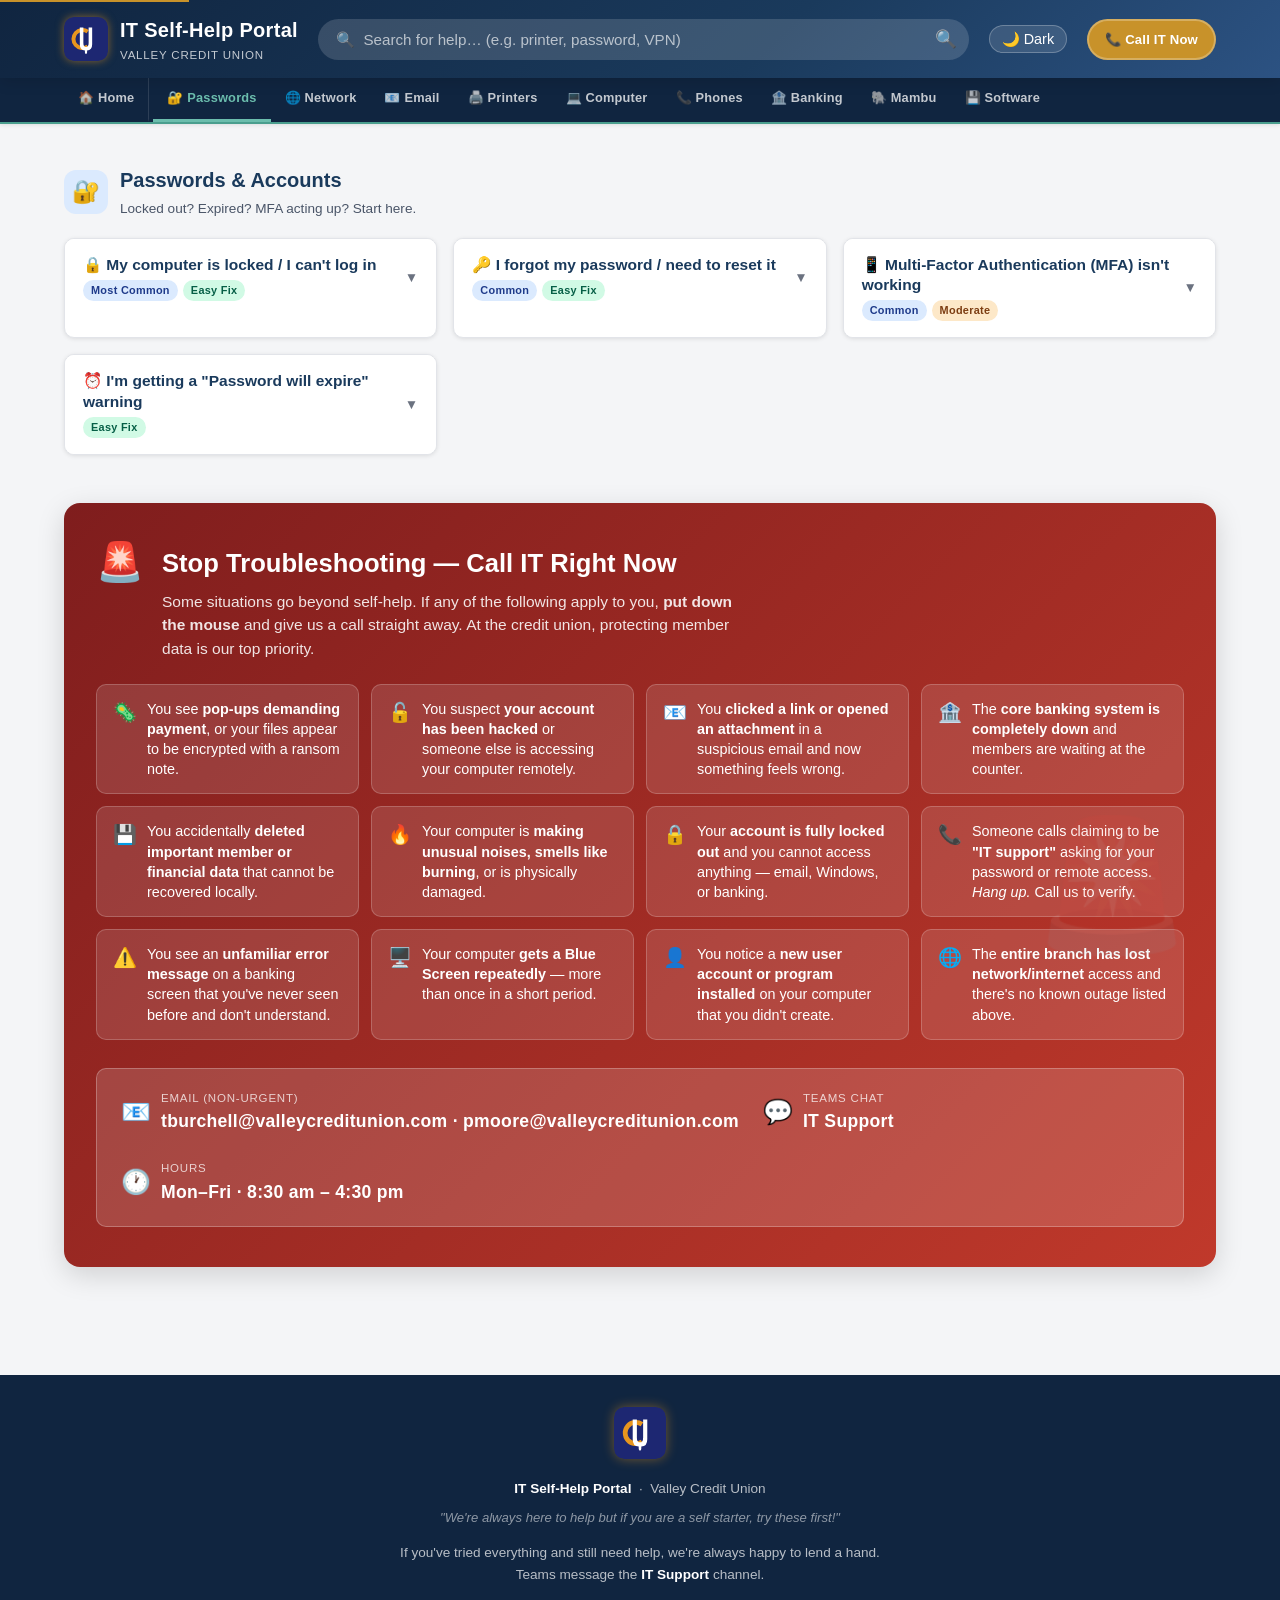
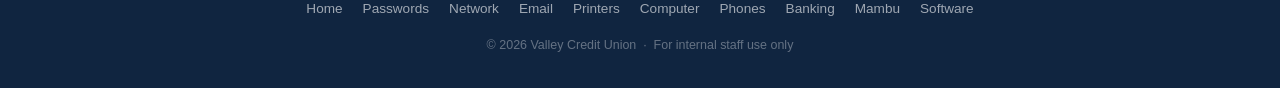
<file: passwords.html>
<!DOCTYPE html>
<html lang="en">
<head>
  <meta charset="UTF-8" />
  <meta name="viewport" content="width=device-width, initial-scale=1.0" />
  <meta name="description" content="IT Self-Help Portal for Valley Credit Union staff – troubleshoot common problems before calling the IT Service Desk." />
  <title>Passwords &amp; Accounts | IT Self-Help Portal</title>
  <link rel="stylesheet" href="css/styles.css" />
  <link rel="icon" href="images/vcu-logo-icon.svg" type="image/svg+xml" />
</head>
<body>

<!-- Skip to content (accessibility) -->
<a class="skip-link" href="#main-content">Skip to main content</a>

<!-- ══════════════════ HEADER ══════════════════ -->
<header id="site-header" role="banner">
  <div class="header-inner">
    <a href="index.html" class="header-logo" aria-label="IT Self-Help Portal Home">
      <img src="images/vcu-logo-icon.svg" alt="" class="vcu-icon" aria-hidden="true" />
      <span class="header-logo-text">
        <span class="site-name">IT Self-Help Portal</span>
        <span class="site-sub">Valley Credit Union</span>
      </span>
    </a>

    <div class="search-wrapper" role="search">
      <label for="search-input" class="visually-hidden">Search for help</label>
      <input
        type="search"
        id="search-input"
        placeholder="🔍  Search for help… (e.g. printer, password, VPN)"
        autocomplete="off"
        spellcheck="false"
      />
      <button class="search-btn" aria-label="Search">&#128269;</button>
    </div>

    <button id="theme-toggle" aria-label="Switch to dark mode">🌙 Dark</button>
    <a href="#call-it-section" class="call-it-badge">📞 Call IT Now</a>
  </div>
</header>

<!-- ══════════════════ CATEGORY NAV ══════════════════ -->
<nav id="cat-nav" aria-label="Help Categories">
  <div class="cat-nav-inner">
    <a href="index.html" class="cat-nav-home">🏠 Home</a>
    <a href="passwords.html" class="cat-nav-link active" aria-label="Passwords &amp; Accounts">🔐 Passwords</a>
    <a href="network.html" class="cat-nav-link" aria-label="Internet &amp; Network">🌐 Network</a>
    <a href="email.html" class="cat-nav-link" aria-label="Email &amp; Calendar">📧 Email</a>
    <a href="printers.html" class="cat-nav-link" aria-label="Printers &amp; Scanners">🖨️ Printers</a>
    <a href="computer.html" class="cat-nav-link" aria-label="Computer Performance">💻 Computer</a>
    <a href="phones.html" class="cat-nav-link" aria-label="Phones &amp; Teams">📞 Phones</a>
    <a href="banking.html" class="cat-nav-link" aria-label="Core Banking Systems">🏦 Banking</a>
    <a href="mambu.html" class="cat-nav-link" aria-label="Mambu">🐘 Mambu</a>
    <a href="software.html" class="cat-nav-link" aria-label="Software &amp; Apps">💾 Software</a>
  </div>
</nav>

<!-- ══════════════════ MAIN ══════════════════ -->
<main id="main-content">

  <!-- Search results (hidden until user searches) -->
  <section id="search-results-section" aria-label="Search Results">
    <div class="section-header">
      <h2>Search Results</h2>
      <div class="section-divider"></div>
    </div>
    <ul class="search-results-list" id="search-results-list" aria-live="polite"></ul>
  </section>

  <!-- No results message -->
  <div id="no-results" role="status" aria-live="polite">
    <div class="no-results-icon">🌊</div>
    <h3>Nothing washed ashore…</h3>
    <p>
      Couldn't find a match. Try different words, or browse the other categories using the nav bar above.
      If all else fails, <a href="#call-it-section">give IT a shout</a>!
    </p>
  </div>

  <div id="main-categories">
    <section class="category-section" id="cat-passwords" aria-labelledby="h-passwords">
          <div class="category-header">
            <div class="category-icon icon-bg-blue" aria-hidden="true">🔐</div>
            <div>
              <h2 id="h-passwords">Passwords &amp; Accounts</h2>
              <p class="category-desc">Locked out? Expired? MFA acting up? Start here.</p>
            </div>
          </div>
    
          <div class="guides-grid">
    
            <!-- Locked out of Windows -->
            <div class="guide-card" data-id="pw-locked">
              <div class="guide-header">
                <div class="guide-title-area">
                  <div class="guide-title">🔒 My computer is locked / I can't log in</div>
                  <div class="guide-tags">
                    <span class="guide-tag tag-common">Most Common</span>
                    <span class="guide-tag tag-easy">Easy Fix</span>
                  </div>
                </div>
                <span class="guide-chevron" aria-hidden="true">▼</span>
              </div>
              <div class="guide-body">
                <div class="guide-content">
                  <p class="guide-intro">
                    Nine times out of ten this is a wrong password or caps lock situation. Don't
                    panic — let's sort it out step by step.
                  </p>
                  <ol class="steps-list">
                    <li>
                      <span class="step-num">1</span>
                      <span class="step-text">Make sure <strong>Caps Lock</strong> is off — look for the indicator light on your keyboard or the 🔒 icon on your screen.</span>
                    </li>
                    <li>
                      <span class="step-num">2</span>
                      <span class="step-text">Try your password again carefully. You have <strong>3 attempts</strong> before the account locks. Take your time.</span>
                    </li>
                    <li>
                      <span class="step-num">3</span>
                      <span class="step-text">If you've recently changed your password on another device, use the <strong>newest password</strong>.</span>
                    </li>
                    <li>
                      <span class="step-num">4</span>
                      <span class="step-text">Check that your computer is on the network (ethernet cable plugged in or Wi-Fi connected). If offline, it may not be able to verify your credentials.</span>
                    </li>
                    <li>
                      <span class="step-num">5</span>
                      <span class="step-text">If you're on the login screen and see a <strong>"Reset password"</strong> or <strong>"I forgot my PIN"</strong> link, click that and follow the prompts.</span>
                    </li>
                  </ol>
                  <div class="call-box">
                    <span class="box-icon">📞</span>
                    <span>If your account is fully locked out (no more attempts left), <strong>stop here and call IT</strong> — we need to unlock it from our end. Do not keep guessing!</span>
                  </div>
                </div>
              </div>
            </div>
    
            <!-- Forgot password -->
            <div class="guide-card" data-id="pw-forgot">
              <div class="guide-header">
                <div class="guide-title-area">
                  <div class="guide-title">🔑 I forgot my password / need to reset it</div>
                  <div class="guide-tags">
                    <span class="guide-tag tag-common">Common</span>
                    <span class="guide-tag tag-easy">Easy Fix</span>
                  </div>
                </div>
                <span class="guide-chevron" aria-hidden="true">▼</span>
              </div>
              <div class="guide-body">
                <div class="guide-content">
                  <p class="guide-intro">You can reset your own Microsoft 365 / Windows password using the self-service portal — no IT call needed in most cases!</p>
                  <ol class="steps-list">
                    <li>
                      <span class="step-num">1</span>
                      <span class="step-text">On the Windows login screen, click <strong>"I forgot my PIN"</strong> or <strong>"Reset password"</strong> if visible.</span>
                    </li>
                    <li>
                      <span class="step-num">2</span>
                      <span class="step-text">From any device (phone or another computer), go to <code>aka.ms/sspr</code> — this is Microsoft's self-service password reset page.</span>
                    </li>
                    <li>
                      <span class="step-num">3</span>
                      <span class="step-text">Enter your <strong>work email address</strong> and verify you're not a robot.</span>
                    </li>
                    <li>
                      <span class="step-num">4</span>
                      <span class="step-text">Choose your verification method (text to your registered mobile number, or via the Microsoft Authenticator app).</span>
                    </li>
                    <li>
                      <span class="step-num">5</span>
                      <span class="step-text">Follow the prompts to create a <strong>new strong password</strong>. Use at least 12 characters, mixing letters, numbers, and symbols.</span>
                    </li>
                    <li>
                      <span class="step-num">6</span>
                      <span class="step-text">Return to your computer and log in with your new password. If it still fails, wait 5 minutes for the change to sync and try again.</span>
                    </li>
                  </ol>
                  <div class="tip-box">
                    <span class="box-icon">💡</span>
                    <span><strong>Password tip:</strong> Try a passphrase like <em>"Bluenose!Sails2024"</em> — easy to remember, hard to crack!</span>
                  </div>
                </div>
              </div>
            </div>
    
            <!-- MFA issues -->
            <div class="guide-card" data-id="pw-mfa">
              <div class="guide-header">
                <div class="guide-title-area">
                  <div class="guide-title">📱 Multi-Factor Authentication (MFA) isn't working</div>
                  <div class="guide-tags">
                    <span class="guide-tag tag-common">Common</span>
                    <span class="guide-tag tag-moderate">Moderate</span>
                  </div>
                </div>
                <span class="guide-chevron" aria-hidden="true">▼</span>
              </div>
              <div class="guide-body">
                <div class="guide-content">
                  <p class="guide-intro">MFA keeps us all safe — it's a must here at the credit union. Here's how to sort out the most common hiccups.</p>
                  <ol class="steps-list">
                    <li>
                      <span class="step-num">1</span>
                      <span class="step-text"><strong>No notification on your phone?</strong> Open the <strong>Microsoft Authenticator</strong> app, tap the account, and use the 6-digit code shown instead of waiting for a push notification.</span>
                    </li>
                    <li>
                      <span class="step-num">2</span>
                      <span class="step-text"><strong>Code not working?</strong> Your phone's time might be out of sync. Go to <strong>Settings → Date &amp; Time → Set Automatically</strong> and ensure this is enabled.</span>
                    </li>
                    <li>
                      <span class="step-num">3</span>
                      <span class="step-text"><strong>New phone?</strong> You'll need to re-register your device. Visit <code>aka.ms/mysecurityinfo</code> from a computer where you're already logged in, and add your new phone.</span>
                    </li>
                    <li>
                      <span class="step-num">4</span>
                      <span class="step-text"><strong>App deleted by accident?</strong> Re-download <strong>Microsoft Authenticator</strong> from the App Store or Google Play, then see step 3.</span>
                    </li>
                  </ol>
                  <div class="call-box">
                    <span class="box-icon">📞</span>
                    <span>If you can't receive codes at all and can't get in anywhere, <strong>call IT right away</strong>. MFA lockouts need to be resolved by our team to keep your account secure.</span>
                  </div>
                </div>
              </div>
            </div>
    
            <!-- Password expiry -->
            <div class="guide-card" data-id="pw-expiry">
              <div class="guide-header">
                <div class="guide-title-area">
                  <div class="guide-title">⏰ I'm getting a "Password will expire" warning</div>
                  <div class="guide-tags">
                    <span class="guide-tag tag-easy">Easy Fix</span>
                  </div>
                </div>
                <span class="guide-chevron" aria-hidden="true">▼</span>
              </div>
              <div class="guide-body">
                <div class="guide-content">
                  <p class="guide-intro">Don't wait until it expires — change it now and avoid the hassle!</p>
                  <ol class="steps-list">
                    <li>
                      <span class="step-num">1</span>
                      <span class="step-text">Press <code>Ctrl</code> + <code>Alt</code> + <code>Delete</code> on your Windows computer.</span>
                    </li>
                    <li>
                      <span class="step-num">2</span>
                      <span class="step-text">Click <strong>"Change a password"</strong>.</span>
                    </li>
                    <li>
                      <span class="step-num">3</span>
                      <span class="step-text">Enter your current password, then your new password twice. Click the arrow or press <code>Enter</code>.</span>
                    </li>
                  </ol>
                  <div class="tip-box">
                    <span class="box-icon">💡</span>
                    <span>Your new password cannot be the same as your last 10 passwords, and must be at least 12 characters long.</span>
                  </div>
                </div>
              </div>
            </div>
    
          </div><!-- /guides-grid -->
        </section>

    <!-- Call IT Section -->
    <section id="call-it-section" aria-labelledby="h-callit">
          <div class="call-it-top">
            <span class="call-it-emoji" aria-hidden="true">🚨</span>
            <div>
              <h2 id="h-callit">Stop Troubleshooting — Call IT Right Now</h2>
              <p>
                Some situations go beyond self-help. If any of the following apply to you,
                <strong>put down the mouse</strong> and give us a call straight away.
                At the credit union, protecting member data is our top priority.
              </p>
            </div>
          </div>
    
          <div class="call-it-grid">
            <div class="call-it-item">
              <span class="ci-icon" aria-hidden="true">🦠</span>
              <span>You see <strong>pop-ups demanding payment</strong>, or your files appear to be encrypted with a ransom note.</span>
            </div>
            <div class="call-it-item">
              <span class="ci-icon" aria-hidden="true">🔓</span>
              <span>You suspect <strong>your account has been hacked</strong> or someone else is accessing your computer remotely.</span>
            </div>
            <div class="call-it-item">
              <span class="ci-icon" aria-hidden="true">📧</span>
              <span>You <strong>clicked a link or opened an attachment</strong> in a suspicious email and now something feels wrong.</span>
            </div>
            <div class="call-it-item">
              <span class="ci-icon" aria-hidden="true">🏦</span>
              <span>The <strong>core banking system is completely down</strong> and members are waiting at the counter.</span>
            </div>
            <div class="call-it-item">
              <span class="ci-icon" aria-hidden="true">💾</span>
              <span>You accidentally <strong>deleted important member or financial data</strong> that cannot be recovered locally.</span>
            </div>
            <div class="call-it-item">
              <span class="ci-icon" aria-hidden="true">🔥</span>
              <span>Your computer is <strong>making unusual noises, smells like burning</strong>, or is physically damaged.</span>
            </div>
            <div class="call-it-item">
              <span class="ci-icon" aria-hidden="true">🔒</span>
              <span>Your <strong>account is fully locked out</strong> and you cannot access anything — email, Windows, or banking.</span>
            </div>
            <div class="call-it-item">
              <span class="ci-icon" aria-hidden="true">📞</span>
              <span>Someone calls claiming to be <strong>"IT support"</strong> asking for your password or remote access. <em>Hang up.</em> Call us to verify.</span>
            </div>
            <div class="call-it-item">
              <span class="ci-icon" aria-hidden="true">⚠️</span>
              <span>You see an <strong>unfamiliar error message</strong> on a banking screen that you've never seen before and don't understand.</span>
            </div>
            <div class="call-it-item">
              <span class="ci-icon" aria-hidden="true">🖥️</span>
              <span>Your computer <strong>gets a Blue Screen repeatedly</strong> — more than once in a short period.</span>
            </div>
            <div class="call-it-item">
              <span class="ci-icon" aria-hidden="true">👤</span>
              <span>You notice a <strong>new user account or program installed</strong> on your computer that you didn't create.</span>
            </div>
            <div class="call-it-item">
              <span class="ci-icon" aria-hidden="true">🌐</span>
              <span>The <strong>entire branch has lost network/internet</strong> access and there's no known outage listed above.</span>
            </div>
          </div>
    
          <div class="call-it-contact" role="region" aria-label="IT Contact Information">
            <div class="contact-method">
              <span class="cm-icon" aria-hidden="true">📧</span>
              <span>
                <span class="cm-label">Email (non-urgent)</span>
                <span class="cm-value">tburchell@valleycreditunion.com · pmoore@valleycreditunion.com</span>
              </span>
            </div>
            <div class="contact-method">
              <span class="cm-icon" aria-hidden="true">💬</span>
              <span>
                <span class="cm-label">Teams Chat</span>
                <span class="cm-value">IT Support</span>
              </span>
            </div>
            <div class="contact-method">
              <span class="cm-icon" aria-hidden="true">🕐</span>
              <span>
                <span class="cm-label">Hours</span>
                <span class="cm-value">Mon–Fri · 8:30 am – 4:30 pm</span>
              </span>
            </div>
          </div>
        </section>
  </div><!-- /#main-categories -->
</main>

<!-- Back to top -->
<button id="back-to-top" aria-label="Back to top" title="Back to top">▲</button>

<!-- ══════════════════ FOOTER ══════════════════ -->
<footer id="site-footer" role="contentinfo">
  <div class="footer-inner">
    <div class="footer-logo"><img src="images/vcu-logo-icon.svg" alt="Valley Credit Union" /></div>
    <p><strong>IT Self-Help Portal</strong> &nbsp;·&nbsp; Valley Credit Union</p>
    <p class="footer-tagline">"We're always here to help but if you are a self starter, try these first!"</p>
    <p>If you've tried everything and still need help, we're always happy to lend a hand.<br />
       Teams message the <strong>IT Support</strong> channel.</p>
    <div class="footer-links">
      <a href="index.html">Home</a>
      <a href="passwords.html">Passwords</a>
      <a href="network.html">Network</a>
      <a href="email.html">Email</a>
      <a href="printers.html">Printers</a>
      <a href="computer.html">Computer</a>
      <a href="phones.html">Phones</a>
      <a href="banking.html">Banking</a>
      <a href="mambu.html">Mambu</a>
      <a href="software.html">Software</a>
    </div>
    <p style="margin-top: 16px; opacity: 0.5; font-size: 0.78rem;">
      &copy; <span id="footer-year"></span> Valley Credit Union &nbsp;·&nbsp; For internal staff use only
    </p>
  </div>
</footer>

<script src="js/main.js"></script>
<script>
  // Set footer year dynamically
  document.getElementById('footer-year').textContent = new Date().getFullYear();
</script>
</body>
</html>
</file>
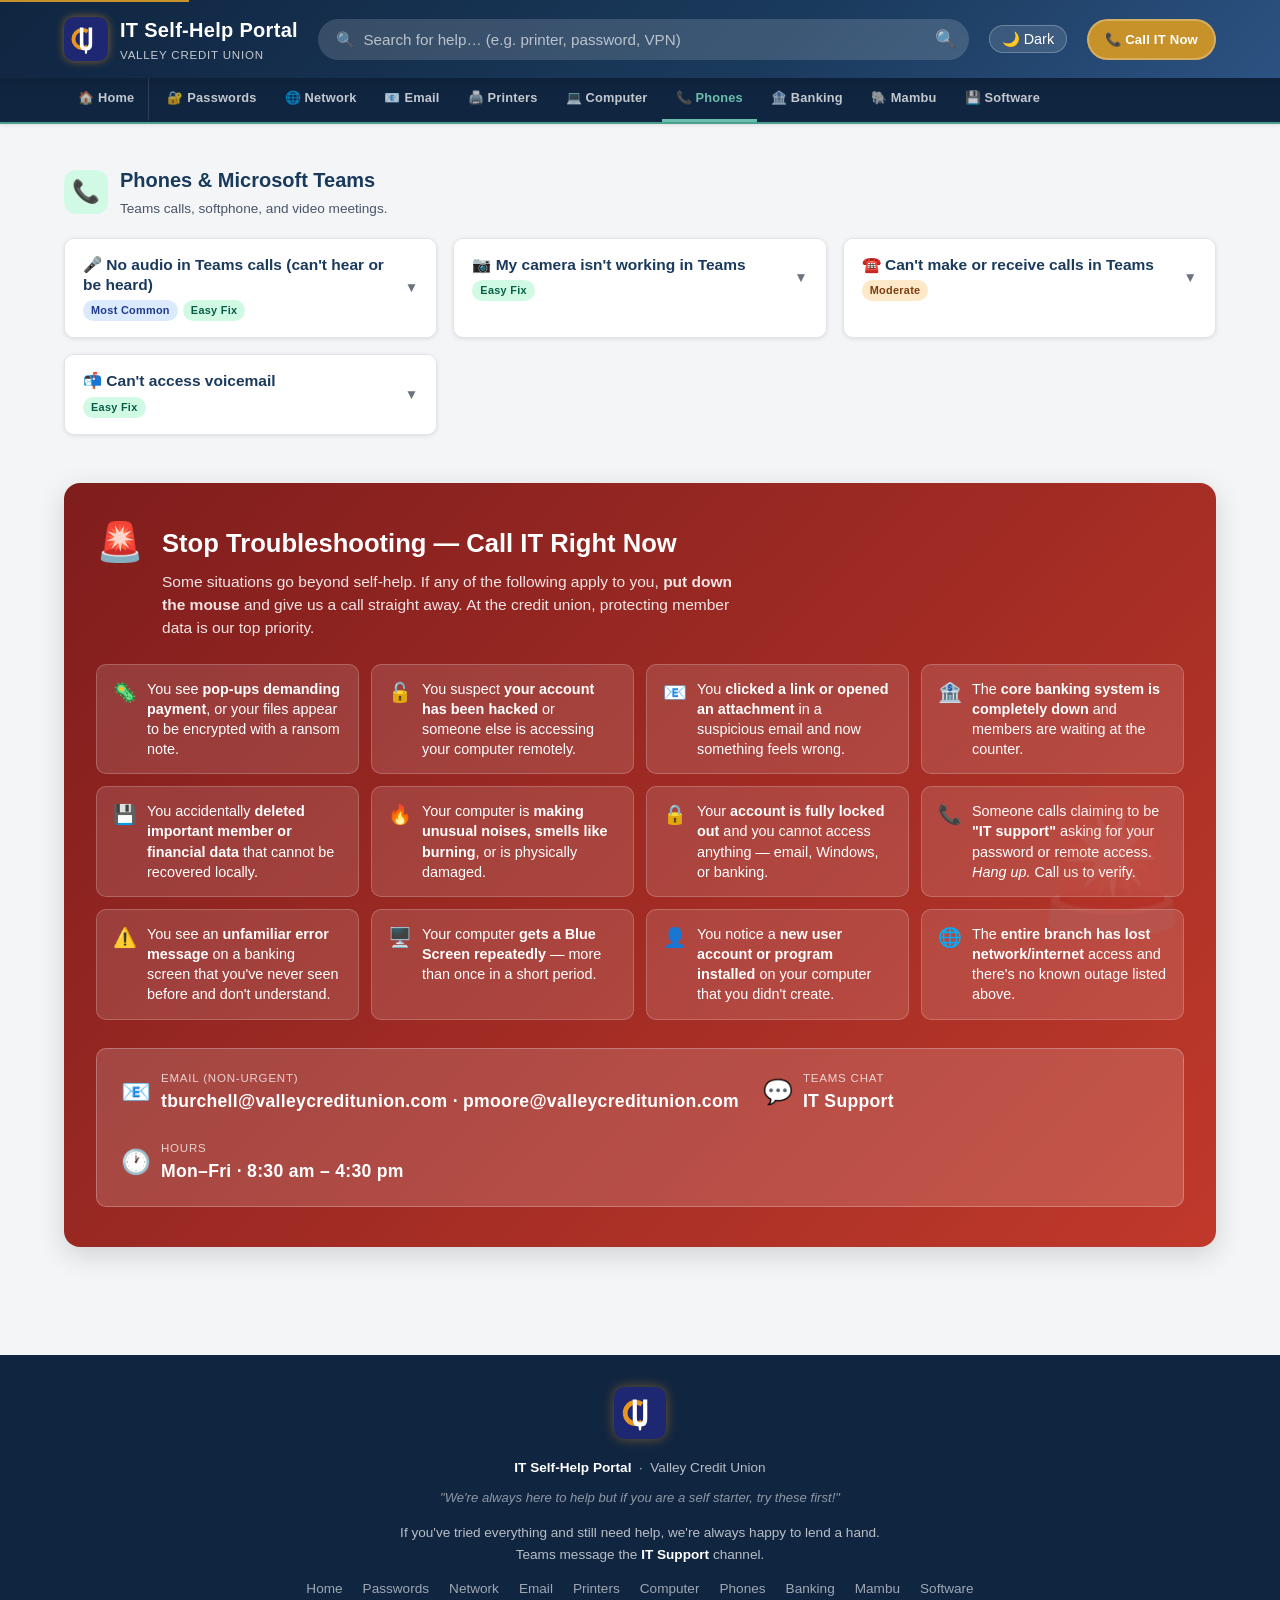
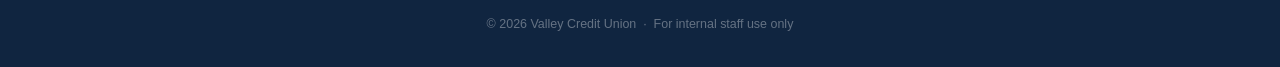
<file: phones.html>
<!DOCTYPE html>
<html lang="en">
<head>
  <meta charset="UTF-8" />
  <meta name="viewport" content="width=device-width, initial-scale=1.0" />
  <meta name="description" content="IT Self-Help Portal for Valley Credit Union staff – troubleshoot common problems before calling the IT Service Desk." />
  <title>Phones &amp; Teams | IT Self-Help Portal</title>
  <link rel="stylesheet" href="css/styles.css" />
  <link rel="icon" href="images/vcu-logo-icon.svg" type="image/svg+xml" />
</head>
<body>

<!-- Skip to content (accessibility) -->
<a class="skip-link" href="#main-content">Skip to main content</a>

<!-- ══════════════════ HEADER ══════════════════ -->
<header id="site-header" role="banner">
  <div class="header-inner">
    <a href="index.html" class="header-logo" aria-label="IT Self-Help Portal Home">
      <img src="images/vcu-logo-icon.svg" alt="" class="vcu-icon" aria-hidden="true" />
      <span class="header-logo-text">
        <span class="site-name">IT Self-Help Portal</span>
        <span class="site-sub">Valley Credit Union</span>
      </span>
    </a>

    <div class="search-wrapper" role="search">
      <label for="search-input" class="visually-hidden">Search for help</label>
      <input
        type="search"
        id="search-input"
        placeholder="🔍  Search for help… (e.g. printer, password, VPN)"
        autocomplete="off"
        spellcheck="false"
      />
      <button class="search-btn" aria-label="Search">&#128269;</button>
    </div>

    <button id="theme-toggle" aria-label="Switch to dark mode">🌙 Dark</button>
    <a href="#call-it-section" class="call-it-badge">📞 Call IT Now</a>
  </div>
</header>

<!-- ══════════════════ CATEGORY NAV ══════════════════ -->
<nav id="cat-nav" aria-label="Help Categories">
  <div class="cat-nav-inner">
    <a href="index.html" class="cat-nav-home">🏠 Home</a>
    <a href="passwords.html" class="cat-nav-link" aria-label="Passwords &amp; Accounts">🔐 Passwords</a>
    <a href="network.html" class="cat-nav-link" aria-label="Internet &amp; Network">🌐 Network</a>
    <a href="email.html" class="cat-nav-link" aria-label="Email &amp; Calendar">📧 Email</a>
    <a href="printers.html" class="cat-nav-link" aria-label="Printers &amp; Scanners">🖨️ Printers</a>
    <a href="computer.html" class="cat-nav-link" aria-label="Computer Performance">💻 Computer</a>
    <a href="phones.html" class="cat-nav-link active" aria-label="Phones &amp; Teams">📞 Phones</a>
    <a href="banking.html" class="cat-nav-link" aria-label="Core Banking Systems">🏦 Banking</a>
    <a href="mambu.html" class="cat-nav-link" aria-label="Mambu">🐘 Mambu</a>
    <a href="software.html" class="cat-nav-link" aria-label="Software &amp; Apps">💾 Software</a>
  </div>
</nav>

<!-- ══════════════════ MAIN ══════════════════ -->
<main id="main-content">

  <!-- Search results (hidden until user searches) -->
  <section id="search-results-section" aria-label="Search Results">
    <div class="section-header">
      <h2>Search Results</h2>
      <div class="section-divider"></div>
    </div>
    <ul class="search-results-list" id="search-results-list" aria-live="polite"></ul>
  </section>

  <!-- No results message -->
  <div id="no-results" role="status" aria-live="polite">
    <div class="no-results-icon">🌊</div>
    <h3>Nothing washed ashore…</h3>
    <p>
      Couldn't find a match. Try different words, or browse the other categories using the nav bar above.
      If all else fails, <a href="#call-it-section">give IT a shout</a>!
    </p>
  </div>

  <div id="main-categories">
    <section class="category-section" id="cat-phones" aria-labelledby="h-phones">
          <div class="category-header">
            <div class="category-icon icon-bg-green" aria-hidden="true">📞</div>
            <div>
              <h2 id="h-phones">Phones &amp; Microsoft Teams</h2>
              <p class="category-desc">Teams calls, softphone, and video meetings.</p>
            </div>
          </div>
    
          <div class="guides-grid">
    
            <div class="guide-card" data-id="ph-teams-audio">
              <div class="guide-header">
                <div class="guide-title-area">
                  <div class="guide-title">🎤 No audio in Teams calls (can't hear or be heard)</div>
                  <div class="guide-tags">
                    <span class="guide-tag tag-common">Most Common</span>
                    <span class="guide-tag tag-easy">Easy Fix</span>
                  </div>
                </div>
                <span class="guide-chevron" aria-hidden="true">▼</span>
              </div>
              <div class="guide-body">
                <div class="guide-content">
                  <p class="guide-intro">Audio issues in Teams are incredibly common and almost always fixable in under 2 minutes.</p>
                  <ol class="steps-list">
                    <li>
                      <span class="step-num">1</span>
                      <span class="step-text">Check that you're <strong>not muted</strong> — look for the microphone icon in the Teams call bar. Red with a line through it = muted. Click it to unmute.</span>
                    </li>
                    <li>
                      <span class="step-num">2</span>
                      <span class="step-text">Click the <strong>three dots (…)</strong> in the call bar → <strong>Device settings</strong>. Make sure the correct <strong>microphone and speaker</strong> are selected (e.g., your headset, not the laptop mic).</span>
                    </li>
                    <li>
                      <span class="step-num">3</span>
                      <span class="step-text">Unplug your headset or USB audio device and plug it back in. Wait 5 seconds and check Device Settings again.</span>
                    </li>
                    <li>
                      <span class="step-num">4</span>
                      <span class="step-text">Check Windows volume: click the speaker icon in the taskbar — make sure it's not muted and the volume is up.</span>
                    </li>
                    <li>
                      <span class="step-num">5</span>
                      <span class="step-text">If others can't hear you specifically: In Teams, click your profile picture → Settings → Devices. Run the <strong>audio test</strong>.</span>
                    </li>
                  </ol>
                </div>
              </div>
            </div>
    
            <div class="guide-card" data-id="ph-teams-video">
              <div class="guide-header">
                <div class="guide-title-area">
                  <div class="guide-title">📷 My camera isn't working in Teams</div>
                  <div class="guide-tags">
                    <span class="guide-tag tag-easy">Easy Fix</span>
                  </div>
                </div>
                <span class="guide-chevron" aria-hidden="true">▼</span>
              </div>
              <div class="guide-body">
                <div class="guide-content">
                  <p class="guide-intro">Camera not showing up? No video in meetings? Try these steps.</p>
                  <ol class="steps-list">
                    <li>
                      <span class="step-num">1</span>
                      <span class="step-text">Make sure the <strong>camera is physically connected</strong> (for external webcams). Check the USB cable.</span>
                    </li>
                    <li>
                      <span class="step-num">2</span>
                      <span class="step-text">In Teams Settings (profile → Settings → Devices), check that your camera is listed and selected under <strong>Camera</strong>.</span>
                    </li>
                    <li>
                      <span class="step-num">3</span>
                      <span class="step-text">Check that no other app is using the camera. Close Zoom, Skype, or any other video app that might have grabbed control of it.</span>
                    </li>
                    <li>
                      <span class="step-num">4</span>
                      <span class="step-text">Check camera privacy: <strong>Windows Settings → Privacy &amp; security → Camera</strong>. Make sure <strong>"Camera access"</strong> is On, and that <strong>Microsoft Teams</strong> is enabled in the list.</span>
                    </li>
                    <li>
                      <span class="step-num">5</span>
                      <span class="step-text">Restart Teams: right-click the Teams icon in the taskbar → Quit, then reopen it.</span>
                    </li>
                  </ol>
                </div>
              </div>
            </div>
    
            <div class="guide-card" data-id="ph-teams-calling">
              <div class="guide-header">
                <div class="guide-title-area">
                  <div class="guide-title">☎️ Can't make or receive calls in Teams</div>
                  <div class="guide-tags">
                    <span class="guide-tag tag-moderate">Moderate</span>
                  </div>
                </div>
                <span class="guide-chevron" aria-hidden="true">▼</span>
              </div>
              <div class="guide-body">
                <div class="guide-content">
                  <p class="guide-intro">Our phone system runs entirely through Microsoft Teams. If you can't make or receive calls, try these steps.</p>
                  <ol class="steps-list">
                    <li>
                      <span class="step-num">1</span>
                      <span class="step-text">Make sure Teams is <strong>open and signed in</strong>. Look for the Teams icon in your taskbar — if it's not there, reopen Teams from the Start menu.</span>
                    </li>
                    <li>
                      <span class="step-num">2</span>
                      <span class="step-text">Check that you have a <strong>network connection</strong>. Open a browser and try loading a webpage. No internet = no Teams calls.</span>
                    </li>
                    <li>
                      <span class="step-num">3</span>
                      <span class="step-text">In Teams, click <strong>Calls</strong> in the left panel. If the dial pad is missing or grayed out, your calling licence may need to be checked — call IT.</span>
                    </li>
                    <li>
                      <span class="step-num">4</span>
                      <span class="step-text">Click your profile picture → <strong>Settings → Devices</strong> and confirm the correct <strong>speaker and microphone</strong> are selected.</span>
                    </li>
                    <li>
                      <span class="step-num">5</span>
                      <span class="step-text">Restart Teams: right-click the Teams icon in the taskbar → <strong>Quit</strong>, then reopen it. Most calling glitches clear up after a restart.</span>
                    </li>
                  </ol>
                  <div class="call-box">
                    <span class="box-icon">📞</span>
                    <span>If Teams calling is still not working after a restart, <strong>call IT from your cell phone</strong>. We can check your Teams calling licence and phone number assignment from our end.</span>
                  </div>
                </div>
              </div>
            </div>
    
            <div class="guide-card" data-id="ph-voicemail">
              <div class="guide-header">
                <div class="guide-title-area">
                  <div class="guide-title">📬 Can't access voicemail</div>
                  <div class="guide-tags">
                    <span class="guide-tag tag-easy">Easy Fix</span>
                  </div>
                </div>
                <span class="guide-chevron" aria-hidden="true">▼</span>
              </div>
              <div class="guide-body">
                <div class="guide-content">
                  <p class="guide-intro">Voicemails are delivered through Microsoft Teams.</p>
                  <ol class="steps-list">
                    <li>
                      <span class="step-num">1</span>
                      <span class="step-text">Open <strong>Microsoft Teams</strong> → click <strong>Calls</strong> in the left panel → click <strong>Voicemail</strong> tab on the right side.</span>
                    </li>
                    <li>
                      <span class="step-num">2</span>
                      <span class="step-text">Check your <strong>Outlook inbox</strong> — voicemails may also be delivered as audio file attachments in email.</span>
                    </li>
                    <li>
                      <span class="step-num">3</span>
                      <span class="step-text">If voicemail is not set up or you haven't configured a greeting, go to Teams → <strong>Calls → Voicemail → Change greetings</strong> to set it up. Contact IT if the option is missing.</span>
                    </li>
                  </ol>
                </div>
              </div>
            </div>
    
          </div>
        </section>

    <!-- Call IT Section -->
    <section id="call-it-section" aria-labelledby="h-callit">
          <div class="call-it-top">
            <span class="call-it-emoji" aria-hidden="true">🚨</span>
            <div>
              <h2 id="h-callit">Stop Troubleshooting — Call IT Right Now</h2>
              <p>
                Some situations go beyond self-help. If any of the following apply to you,
                <strong>put down the mouse</strong> and give us a call straight away.
                At the credit union, protecting member data is our top priority.
              </p>
            </div>
          </div>
    
          <div class="call-it-grid">
            <div class="call-it-item">
              <span class="ci-icon" aria-hidden="true">🦠</span>
              <span>You see <strong>pop-ups demanding payment</strong>, or your files appear to be encrypted with a ransom note.</span>
            </div>
            <div class="call-it-item">
              <span class="ci-icon" aria-hidden="true">🔓</span>
              <span>You suspect <strong>your account has been hacked</strong> or someone else is accessing your computer remotely.</span>
            </div>
            <div class="call-it-item">
              <span class="ci-icon" aria-hidden="true">📧</span>
              <span>You <strong>clicked a link or opened an attachment</strong> in a suspicious email and now something feels wrong.</span>
            </div>
            <div class="call-it-item">
              <span class="ci-icon" aria-hidden="true">🏦</span>
              <span>The <strong>core banking system is completely down</strong> and members are waiting at the counter.</span>
            </div>
            <div class="call-it-item">
              <span class="ci-icon" aria-hidden="true">💾</span>
              <span>You accidentally <strong>deleted important member or financial data</strong> that cannot be recovered locally.</span>
            </div>
            <div class="call-it-item">
              <span class="ci-icon" aria-hidden="true">🔥</span>
              <span>Your computer is <strong>making unusual noises, smells like burning</strong>, or is physically damaged.</span>
            </div>
            <div class="call-it-item">
              <span class="ci-icon" aria-hidden="true">🔒</span>
              <span>Your <strong>account is fully locked out</strong> and you cannot access anything — email, Windows, or banking.</span>
            </div>
            <div class="call-it-item">
              <span class="ci-icon" aria-hidden="true">📞</span>
              <span>Someone calls claiming to be <strong>"IT support"</strong> asking for your password or remote access. <em>Hang up.</em> Call us to verify.</span>
            </div>
            <div class="call-it-item">
              <span class="ci-icon" aria-hidden="true">⚠️</span>
              <span>You see an <strong>unfamiliar error message</strong> on a banking screen that you've never seen before and don't understand.</span>
            </div>
            <div class="call-it-item">
              <span class="ci-icon" aria-hidden="true">🖥️</span>
              <span>Your computer <strong>gets a Blue Screen repeatedly</strong> — more than once in a short period.</span>
            </div>
            <div class="call-it-item">
              <span class="ci-icon" aria-hidden="true">👤</span>
              <span>You notice a <strong>new user account or program installed</strong> on your computer that you didn't create.</span>
            </div>
            <div class="call-it-item">
              <span class="ci-icon" aria-hidden="true">🌐</span>
              <span>The <strong>entire branch has lost network/internet</strong> access and there's no known outage listed above.</span>
            </div>
          </div>
    
          <div class="call-it-contact" role="region" aria-label="IT Contact Information">
            <div class="contact-method">
              <span class="cm-icon" aria-hidden="true">📧</span>
              <span>
                <span class="cm-label">Email (non-urgent)</span>
                <span class="cm-value">tburchell@valleycreditunion.com · pmoore@valleycreditunion.com</span>
              </span>
            </div>
            <div class="contact-method">
              <span class="cm-icon" aria-hidden="true">💬</span>
              <span>
                <span class="cm-label">Teams Chat</span>
                <span class="cm-value">IT Support</span>
              </span>
            </div>
            <div class="contact-method">
              <span class="cm-icon" aria-hidden="true">🕐</span>
              <span>
                <span class="cm-label">Hours</span>
                <span class="cm-value">Mon–Fri · 8:30 am – 4:30 pm</span>
              </span>
            </div>
          </div>
        </section>
  </div><!-- /#main-categories -->
</main>

<!-- Back to top -->
<button id="back-to-top" aria-label="Back to top" title="Back to top">▲</button>

<!-- ══════════════════ FOOTER ══════════════════ -->
<footer id="site-footer" role="contentinfo">
  <div class="footer-inner">
    <div class="footer-logo"><img src="images/vcu-logo-icon.svg" alt="Valley Credit Union" /></div>
    <p><strong>IT Self-Help Portal</strong> &nbsp;·&nbsp; Valley Credit Union</p>
    <p class="footer-tagline">"We're always here to help but if you are a self starter, try these first!"</p>
    <p>If you've tried everything and still need help, we're always happy to lend a hand.<br />
       Teams message the <strong>IT Support</strong> channel.</p>
    <div class="footer-links">
      <a href="index.html">Home</a>
      <a href="passwords.html">Passwords</a>
      <a href="network.html">Network</a>
      <a href="email.html">Email</a>
      <a href="printers.html">Printers</a>
      <a href="computer.html">Computer</a>
      <a href="phones.html">Phones</a>
      <a href="banking.html">Banking</a>
      <a href="mambu.html">Mambu</a>
      <a href="software.html">Software</a>
    </div>
    <p style="margin-top: 16px; opacity: 0.5; font-size: 0.78rem;">
      &copy; <span id="footer-year"></span> Valley Credit Union &nbsp;·&nbsp; For internal staff use only
    </p>
  </div>
</footer>

<script src="js/main.js"></script>
<script>
  // Set footer year dynamically
  document.getElementById('footer-year').textContent = new Date().getFullYear();
</script>
</body>
</html>
</file>
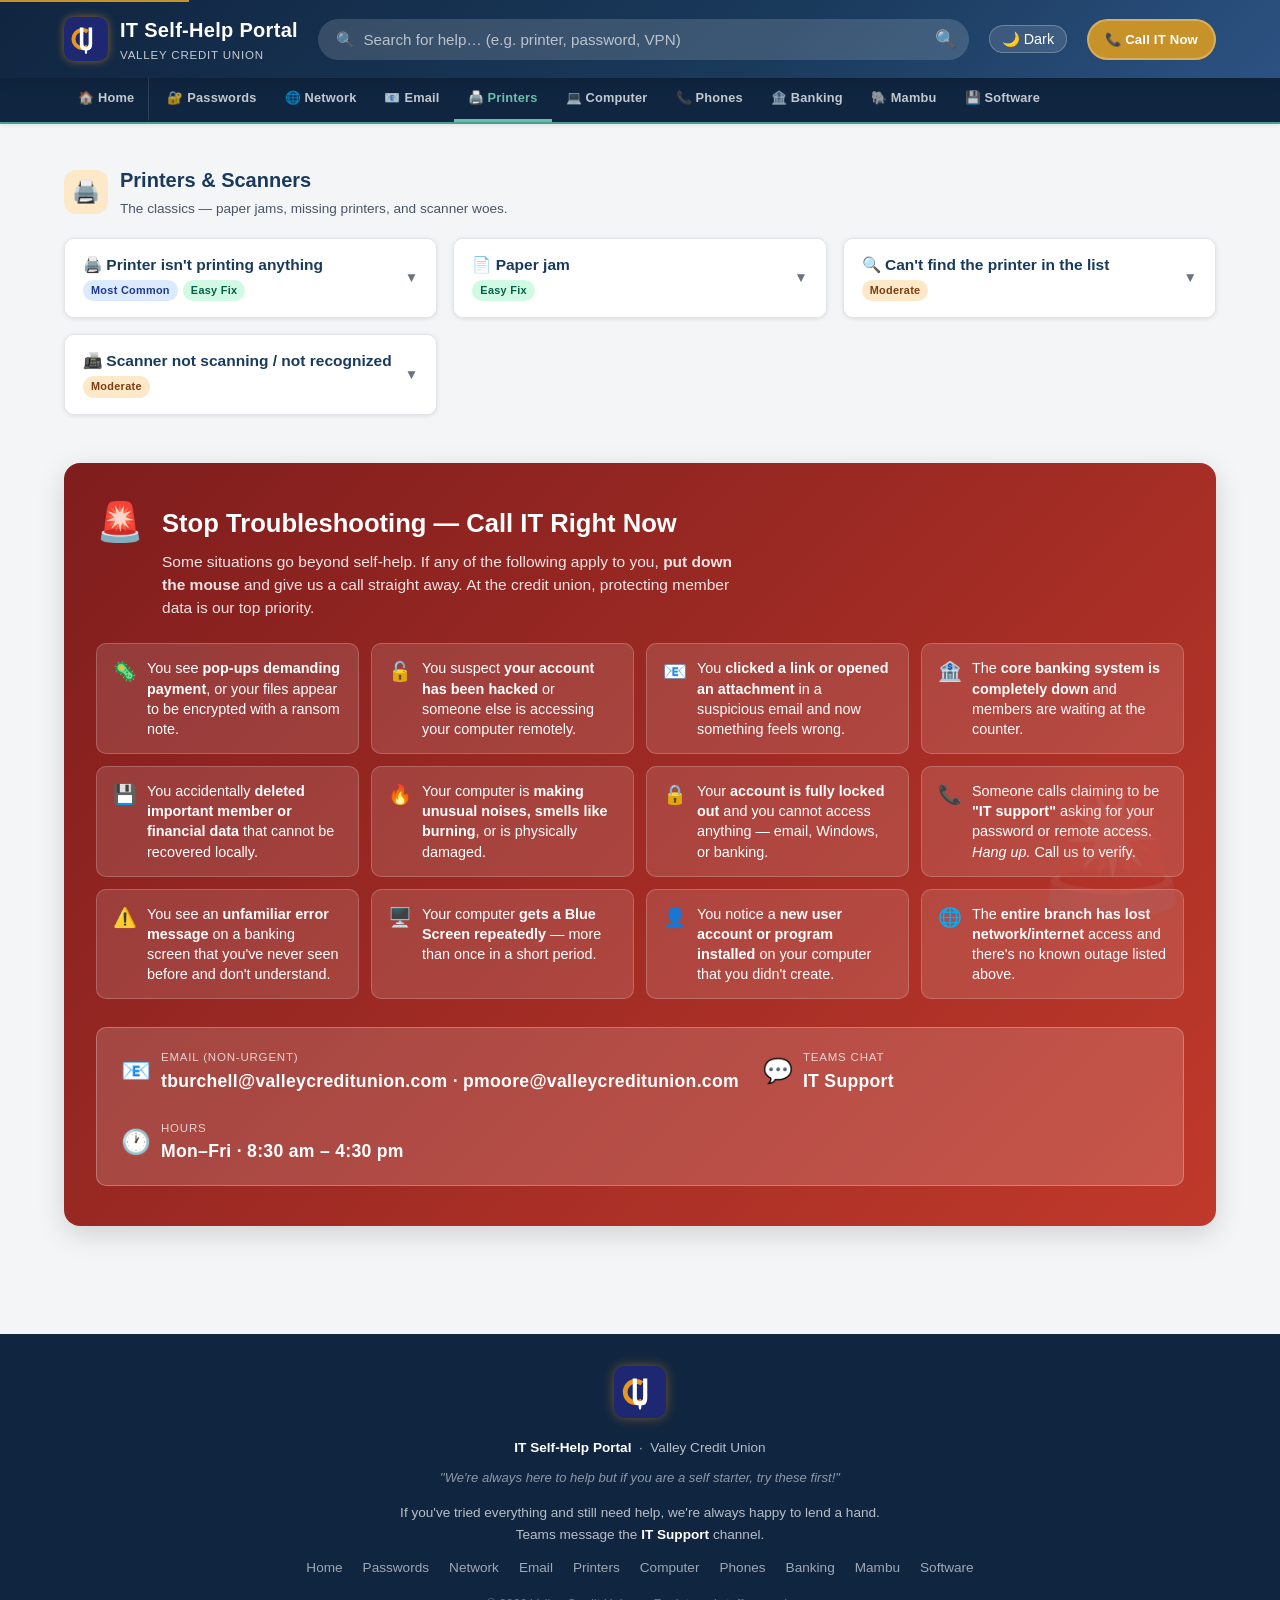
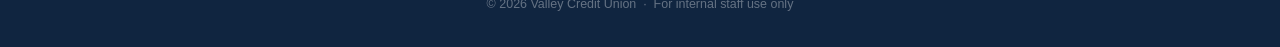
<file: printers.html>
<!DOCTYPE html>
<html lang="en">
<head>
  <meta charset="UTF-8" />
  <meta name="viewport" content="width=device-width, initial-scale=1.0" />
  <meta name="description" content="IT Self-Help Portal for Valley Credit Union staff – troubleshoot common problems before calling the IT Service Desk." />
  <title>Printers &amp; Scanners | IT Self-Help Portal</title>
  <link rel="stylesheet" href="css/styles.css" />
  <link rel="icon" href="images/vcu-logo-icon.svg" type="image/svg+xml" />
</head>
<body>

<!-- Skip to content (accessibility) -->
<a class="skip-link" href="#main-content">Skip to main content</a>

<!-- ══════════════════ HEADER ══════════════════ -->
<header id="site-header" role="banner">
  <div class="header-inner">
    <a href="index.html" class="header-logo" aria-label="IT Self-Help Portal Home">
      <img src="images/vcu-logo-icon.svg" alt="" class="vcu-icon" aria-hidden="true" />
      <span class="header-logo-text">
        <span class="site-name">IT Self-Help Portal</span>
        <span class="site-sub">Valley Credit Union</span>
      </span>
    </a>

    <div class="search-wrapper" role="search">
      <label for="search-input" class="visually-hidden">Search for help</label>
      <input
        type="search"
        id="search-input"
        placeholder="🔍  Search for help… (e.g. printer, password, VPN)"
        autocomplete="off"
        spellcheck="false"
      />
      <button class="search-btn" aria-label="Search">&#128269;</button>
    </div>

    <button id="theme-toggle" aria-label="Switch to dark mode">🌙 Dark</button>
    <a href="#call-it-section" class="call-it-badge">📞 Call IT Now</a>
  </div>
</header>

<!-- ══════════════════ CATEGORY NAV ══════════════════ -->
<nav id="cat-nav" aria-label="Help Categories">
  <div class="cat-nav-inner">
    <a href="index.html" class="cat-nav-home">🏠 Home</a>
    <a href="passwords.html" class="cat-nav-link" aria-label="Passwords &amp; Accounts">🔐 Passwords</a>
    <a href="network.html" class="cat-nav-link" aria-label="Internet &amp; Network">🌐 Network</a>
    <a href="email.html" class="cat-nav-link" aria-label="Email &amp; Calendar">📧 Email</a>
    <a href="printers.html" class="cat-nav-link active" aria-label="Printers &amp; Scanners">🖨️ Printers</a>
    <a href="computer.html" class="cat-nav-link" aria-label="Computer Performance">💻 Computer</a>
    <a href="phones.html" class="cat-nav-link" aria-label="Phones &amp; Teams">📞 Phones</a>
    <a href="banking.html" class="cat-nav-link" aria-label="Core Banking Systems">🏦 Banking</a>
    <a href="mambu.html" class="cat-nav-link" aria-label="Mambu">🐘 Mambu</a>
    <a href="software.html" class="cat-nav-link" aria-label="Software &amp; Apps">💾 Software</a>
  </div>
</nav>

<!-- ══════════════════ MAIN ══════════════════ -->
<main id="main-content">

  <!-- Search results (hidden until user searches) -->
  <section id="search-results-section" aria-label="Search Results">
    <div class="section-header">
      <h2>Search Results</h2>
      <div class="section-divider"></div>
    </div>
    <ul class="search-results-list" id="search-results-list" aria-live="polite"></ul>
  </section>

  <!-- No results message -->
  <div id="no-results" role="status" aria-live="polite">
    <div class="no-results-icon">🌊</div>
    <h3>Nothing washed ashore…</h3>
    <p>
      Couldn't find a match. Try different words, or browse the other categories using the nav bar above.
      If all else fails, <a href="#call-it-section">give IT a shout</a>!
    </p>
  </div>

  <div id="main-categories">
    <section class="category-section" id="cat-printers" aria-labelledby="h-printers">
          <div class="category-header">
            <div class="category-icon icon-bg-orange" aria-hidden="true">🖨️</div>
            <div>
              <h2 id="h-printers">Printers &amp; Scanners</h2>
              <p class="category-desc">The classics — paper jams, missing printers, and scanner woes.</p>
            </div>
          </div>
    
          <div class="guides-grid">
    
            <div class="guide-card" data-id="print-noprint">
              <div class="guide-header">
                <div class="guide-title-area">
                  <div class="guide-title">🖨️ Printer isn't printing anything</div>
                  <div class="guide-tags">
                    <span class="guide-tag tag-common">Most Common</span>
                    <span class="guide-tag tag-easy">Easy Fix</span>
                  </div>
                </div>
                <span class="guide-chevron" aria-hidden="true">▼</span>
              </div>
              <div class="guide-body">
                <div class="guide-content">
                  <p class="guide-intro">Nine times out of ten, it's one of these simple things. Walk through them in order.</p>
                  <ol class="steps-list">
                    <li>
                      <span class="step-num">1</span>
                      <span class="step-text">Look at the printer itself — is it <strong>powered on</strong>? Is the power light steady (not blinking red)?</span>
                    </li>
                    <li>
                      <span class="step-num">2</span>
                      <span class="step-text">Check the <strong>paper tray</strong> — is there paper loaded? Is it jammed? (See the paper jam guide below.)</span>
                    </li>
                    <li>
                      <span class="step-num">3</span>
                      <span class="step-text">On your computer, go to <strong>Start → Settings → Bluetooth &amp; devices → Printers &amp; scanners</strong>. Find your printer and click <strong>"Open print queue"</strong>. Delete any stuck jobs (right-click → Cancel).</span>
                    </li>
                    <li>
                      <span class="step-num">4</span>
                      <span class="step-text">Right-click the printer in the Printers list → <strong>"Set as default printer"</strong> if it isn't already.</span>
                    </li>
                    <li>
                      <span class="step-num">5</span>
                      <span class="step-text"><strong>Restart the Print Spooler service:</strong> Press <code>Windows</code> key, type <strong>Services</strong>, open it, scroll to <strong>Print Spooler</strong>, right-click → <strong>Restart</strong>.</span>
                    </li>
                    <li>
                      <span class="step-num">6</span>
                      <span class="step-text">Try printing a test page: right-click the printer → <strong>"Printer properties" → "Print Test Page"</strong>.</span>
                    </li>
                  </ol>
                </div>
              </div>
            </div>
    
            <div class="guide-card" data-id="print-jam">
              <div class="guide-header">
                <div class="guide-title-area">
                  <div class="guide-title">📄 Paper jam</div>
                  <div class="guide-tags">
                    <span class="guide-tag tag-easy">Easy Fix</span>
                  </div>
                </div>
                <span class="guide-chevron" aria-hidden="true">▼</span>
              </div>
              <div class="guide-body">
                <div class="guide-content">
                  <p class="guide-intro">Paper jams are annoying but rarely serious. Take your time — rushing can tear the paper and make it worse.</p>
                  <ol class="steps-list">
                    <li>
                      <span class="step-num">1</span>
                      <span class="step-text"><strong>Turn off the printer</strong> first. This releases the rollers and makes it easier to remove the paper safely.</span>
                    </li>
                    <li>
                      <span class="step-num">2</span>
                      <span class="step-text">Gently open all access panels (front, back, and the paper tray). Look inside with a flashlight if needed.</span>
                    </li>
                    <li>
                      <span class="step-num">3</span>
                      <span class="step-text">Carefully <strong>pull the jammed paper in the direction it feeds</strong> (usually forward, in the direction the paper would have come out). Pull slowly and evenly — don't yank!</span>
                    </li>
                    <li>
                      <span class="step-num">4</span>
                      <span class="step-text">Remove all pieces — even tiny bits. A scrap left inside will cause more jams.</span>
                    </li>
                    <li>
                      <span class="step-num">5</span>
                      <span class="step-text">Close all panels, power the printer back on, and try printing again.</span>
                    </li>
                  </ol>
                  <div class="call-box">
                    <span class="box-icon">📞</span>
                    <span>If you can't locate or safely remove the paper, or the printer shows a jam error with no visible paper, <strong>stop and call IT</strong>. Forcing it could damage the rollers.</span>
                  </div>
                </div>
              </div>
            </div>
    
            <div class="guide-card" data-id="print-notfound">
              <div class="guide-header">
                <div class="guide-title-area">
                  <div class="guide-title">🔍 Can't find the printer in the list</div>
                  <div class="guide-tags">
                    <span class="guide-tag tag-moderate">Moderate</span>
                  </div>
                </div>
                <span class="guide-chevron" aria-hidden="true">▼</span>
              </div>
              <div class="guide-body">
                <div class="guide-content">
                  <p class="guide-intro">This often happens after a computer update or when using a different machine.</p>
                  <ol class="steps-list">
                    <li>
                      <span class="step-num">1</span>
                      <span class="step-text">Go to <strong>Start → Settings → Bluetooth &amp; devices → Printers &amp; scanners → Add a printer or scanner</strong>. Wait for Windows to scan the network.</span>
                    </li>
                    <li>
                      <span class="step-num">2</span>
                      <span class="step-text">If the printer doesn't appear, click <strong>"The printer that I want isn't listed"</strong> and choose <strong>"Find a printer by name"</strong>. Enter the printer name (ask a colleague or check the label on the printer).</span>
                    </li>
                    <li>
                      <span class="step-num">3</span>
                      <span class="step-text">Make sure you're connected to the <strong>office network</strong> (not guest Wi-Fi) — printers are only accessible on the internal network.</span>
                    </li>
                  </ol>
                  <div class="call-box">
                    <span class="box-icon">📞</span>
                    <span>If you can't add the printer after these steps, IT will need to push the printer to your computer remotely. Give us a call!</span>
                  </div>
                </div>
              </div>
            </div>
    
            <div class="guide-card" data-id="print-scanner">
              <div class="guide-header">
                <div class="guide-title-area">
                  <div class="guide-title">📠 Scanner not scanning / not recognized</div>
                  <div class="guide-tags">
                    <span class="guide-tag tag-moderate">Moderate</span>
                  </div>
                </div>
                <span class="guide-chevron" aria-hidden="true">▼</span>
              </div>
              <div class="guide-body">
                <div class="guide-content">
                  <p class="guide-intro">Most of our scanners are part of the multifunction printers. Here's how to get them scanning again.</p>
                  <ol class="steps-list">
                    <li>
                      <span class="step-num">1</span>
                      <span class="step-text">Ensure the <strong>document is properly placed</strong> on the glass or in the document feeder. Make sure nothing is sticking out.</span>
                    </li>
                    <li>
                      <span class="step-num">2</span>
                      <span class="step-text">Open <strong>Windows Fax and Scan</strong> (search in Start menu) and try scanning from there.</span>
                    </li>
                    <li>
                      <span class="step-num">3</span>
                      <span class="step-text">Power-cycle the printer/scanner: turn it off, wait 30 seconds, turn it back on.</span>
                    </li>
                    <li>
                      <span class="step-num">4</span>
                      <span class="step-text">If using the scan-to-email feature, make sure the email address on file is your current work email. Check with IT if you've recently changed accounts.</span>
                    </li>
                  </ol>
                </div>
              </div>
            </div>
    
          </div>
        </section>

    <!-- Call IT Section -->
    <section id="call-it-section" aria-labelledby="h-callit">
          <div class="call-it-top">
            <span class="call-it-emoji" aria-hidden="true">🚨</span>
            <div>
              <h2 id="h-callit">Stop Troubleshooting — Call IT Right Now</h2>
              <p>
                Some situations go beyond self-help. If any of the following apply to you,
                <strong>put down the mouse</strong> and give us a call straight away.
                At the credit union, protecting member data is our top priority.
              </p>
            </div>
          </div>
    
          <div class="call-it-grid">
            <div class="call-it-item">
              <span class="ci-icon" aria-hidden="true">🦠</span>
              <span>You see <strong>pop-ups demanding payment</strong>, or your files appear to be encrypted with a ransom note.</span>
            </div>
            <div class="call-it-item">
              <span class="ci-icon" aria-hidden="true">🔓</span>
              <span>You suspect <strong>your account has been hacked</strong> or someone else is accessing your computer remotely.</span>
            </div>
            <div class="call-it-item">
              <span class="ci-icon" aria-hidden="true">📧</span>
              <span>You <strong>clicked a link or opened an attachment</strong> in a suspicious email and now something feels wrong.</span>
            </div>
            <div class="call-it-item">
              <span class="ci-icon" aria-hidden="true">🏦</span>
              <span>The <strong>core banking system is completely down</strong> and members are waiting at the counter.</span>
            </div>
            <div class="call-it-item">
              <span class="ci-icon" aria-hidden="true">💾</span>
              <span>You accidentally <strong>deleted important member or financial data</strong> that cannot be recovered locally.</span>
            </div>
            <div class="call-it-item">
              <span class="ci-icon" aria-hidden="true">🔥</span>
              <span>Your computer is <strong>making unusual noises, smells like burning</strong>, or is physically damaged.</span>
            </div>
            <div class="call-it-item">
              <span class="ci-icon" aria-hidden="true">🔒</span>
              <span>Your <strong>account is fully locked out</strong> and you cannot access anything — email, Windows, or banking.</span>
            </div>
            <div class="call-it-item">
              <span class="ci-icon" aria-hidden="true">📞</span>
              <span>Someone calls claiming to be <strong>"IT support"</strong> asking for your password or remote access. <em>Hang up.</em> Call us to verify.</span>
            </div>
            <div class="call-it-item">
              <span class="ci-icon" aria-hidden="true">⚠️</span>
              <span>You see an <strong>unfamiliar error message</strong> on a banking screen that you've never seen before and don't understand.</span>
            </div>
            <div class="call-it-item">
              <span class="ci-icon" aria-hidden="true">🖥️</span>
              <span>Your computer <strong>gets a Blue Screen repeatedly</strong> — more than once in a short period.</span>
            </div>
            <div class="call-it-item">
              <span class="ci-icon" aria-hidden="true">👤</span>
              <span>You notice a <strong>new user account or program installed</strong> on your computer that you didn't create.</span>
            </div>
            <div class="call-it-item">
              <span class="ci-icon" aria-hidden="true">🌐</span>
              <span>The <strong>entire branch has lost network/internet</strong> access and there's no known outage listed above.</span>
            </div>
          </div>
    
          <div class="call-it-contact" role="region" aria-label="IT Contact Information">
            <div class="contact-method">
              <span class="cm-icon" aria-hidden="true">📧</span>
              <span>
                <span class="cm-label">Email (non-urgent)</span>
                <span class="cm-value">tburchell@valleycreditunion.com · pmoore@valleycreditunion.com</span>
              </span>
            </div>
            <div class="contact-method">
              <span class="cm-icon" aria-hidden="true">💬</span>
              <span>
                <span class="cm-label">Teams Chat</span>
                <span class="cm-value">IT Support</span>
              </span>
            </div>
            <div class="contact-method">
              <span class="cm-icon" aria-hidden="true">🕐</span>
              <span>
                <span class="cm-label">Hours</span>
                <span class="cm-value">Mon–Fri · 8:30 am – 4:30 pm</span>
              </span>
            </div>
          </div>
        </section>
  </div><!-- /#main-categories -->
</main>

<!-- Back to top -->
<button id="back-to-top" aria-label="Back to top" title="Back to top">▲</button>

<!-- ══════════════════ FOOTER ══════════════════ -->
<footer id="site-footer" role="contentinfo">
  <div class="footer-inner">
    <div class="footer-logo"><img src="images/vcu-logo-icon.svg" alt="Valley Credit Union" /></div>
    <p><strong>IT Self-Help Portal</strong> &nbsp;·&nbsp; Valley Credit Union</p>
    <p class="footer-tagline">"We're always here to help but if you are a self starter, try these first!"</p>
    <p>If you've tried everything and still need help, we're always happy to lend a hand.<br />
       Teams message the <strong>IT Support</strong> channel.</p>
    <div class="footer-links">
      <a href="index.html">Home</a>
      <a href="passwords.html">Passwords</a>
      <a href="network.html">Network</a>
      <a href="email.html">Email</a>
      <a href="printers.html">Printers</a>
      <a href="computer.html">Computer</a>
      <a href="phones.html">Phones</a>
      <a href="banking.html">Banking</a>
      <a href="mambu.html">Mambu</a>
      <a href="software.html">Software</a>
    </div>
    <p style="margin-top: 16px; opacity: 0.5; font-size: 0.78rem;">
      &copy; <span id="footer-year"></span> Valley Credit Union &nbsp;·&nbsp; For internal staff use only
    </p>
  </div>
</footer>

<script src="js/main.js"></script>
<script>
  // Set footer year dynamically
  document.getElementById('footer-year').textContent = new Date().getFullYear();
</script>
</body>
</html>
</file>
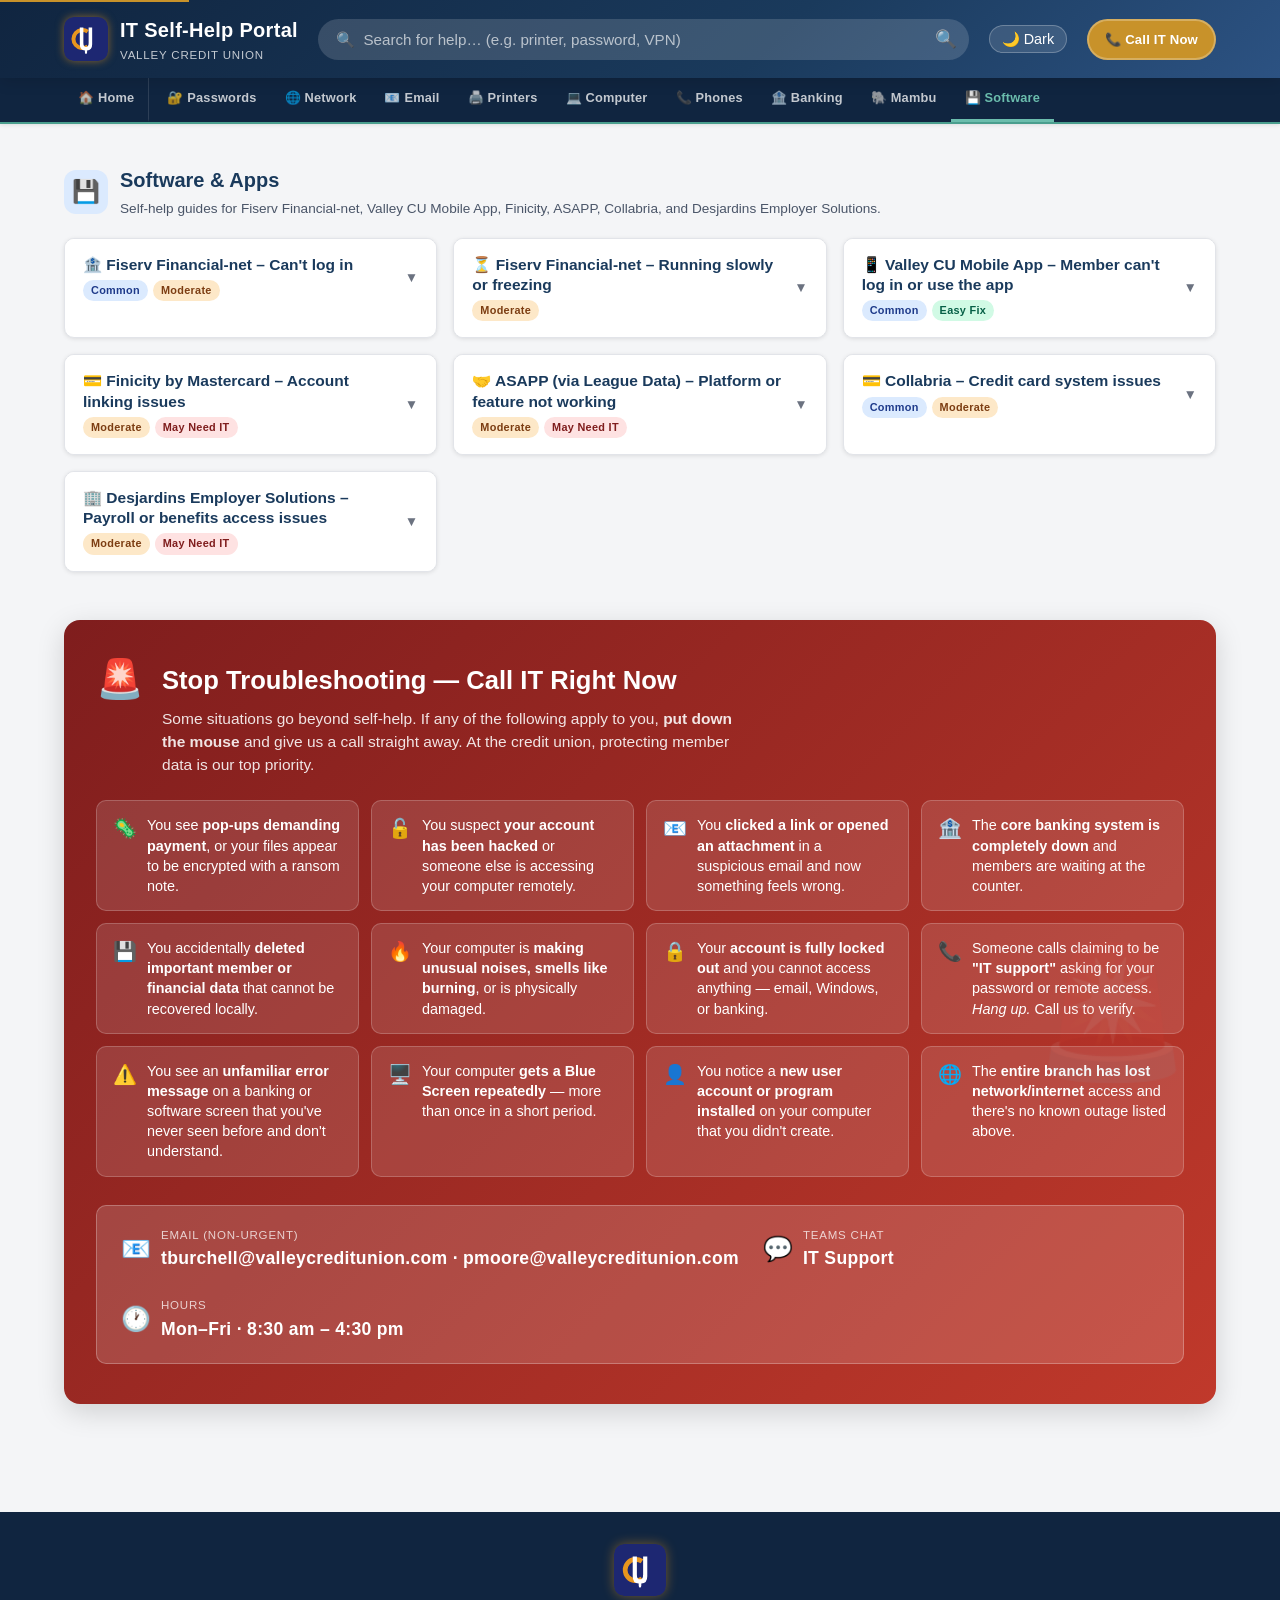
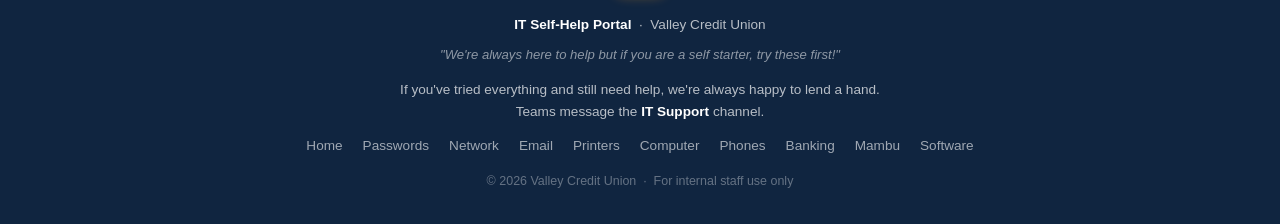
<file: software.html>
<!DOCTYPE html>
<html lang="en">
<head>
  <meta charset="UTF-8" />
  <meta name="viewport" content="width=device-width, initial-scale=1.0" />
  <meta name="description" content="Software self-help guide for Valley Credit Union staff – troubleshoot common issues with Fiserv, Mobile App, Finicity, ASAPP, Collabria, and Desjardins before calling the IT Service Desk." />
  <title>Software &amp; Apps | IT Self-Help Portal</title>
  <link rel="stylesheet" href="css/styles.css" />
  <link rel="icon" href="images/vcu-logo-icon.svg" type="image/svg+xml" />
</head>
<body>

<!-- Skip to content (accessibility) -->
<a class="skip-link" href="#main-content">Skip to main content</a>

<!-- ══════════════════ HEADER ══════════════════ -->
<header id="site-header" role="banner">
  <div class="header-inner">
    <a href="index.html" class="header-logo" aria-label="IT Self-Help Portal Home">
      <img src="images/vcu-logo-icon.svg" alt="" class="vcu-icon" aria-hidden="true" />
      <span class="header-logo-text">
        <span class="site-name">IT Self-Help Portal</span>
        <span class="site-sub">Valley Credit Union</span>
      </span>
    </a>

    <div class="search-wrapper" role="search">
      <label for="search-input" class="visually-hidden">Search for help</label>
      <input
        type="search"
        id="search-input"
        placeholder="🔍  Search for help… (e.g. printer, password, VPN)"
        autocomplete="off"
        spellcheck="false"
      />
      <button class="search-btn" aria-label="Search">&#128269;</button>
    </div>

    <button id="theme-toggle" aria-label="Switch to dark mode">🌙 Dark</button>
    <a href="#call-it-section" class="call-it-badge">📞 Call IT Now</a>
  </div>
</header>

<!-- ══════════════════ CATEGORY NAV ══════════════════ -->
<nav id="cat-nav" aria-label="Help Categories">
  <div class="cat-nav-inner">
    <a href="index.html" class="cat-nav-home">🏠 Home</a>
    <a href="passwords.html" class="cat-nav-link" aria-label="Passwords &amp; Accounts">🔐 Passwords</a>
    <a href="network.html" class="cat-nav-link" aria-label="Internet &amp; Network">🌐 Network</a>
    <a href="email.html" class="cat-nav-link" aria-label="Email &amp; Calendar">📧 Email</a>
    <a href="printers.html" class="cat-nav-link" aria-label="Printers &amp; Scanners">🖨️ Printers</a>
    <a href="computer.html" class="cat-nav-link" aria-label="Computer Performance">💻 Computer</a>
    <a href="phones.html" class="cat-nav-link" aria-label="Phones &amp; Teams">📞 Phones</a>
    <a href="banking.html" class="cat-nav-link" aria-label="Core Banking Systems">🏦 Banking</a>
    <a href="mambu.html" class="cat-nav-link" aria-label="Mambu">🐘 Mambu</a>
    <a href="software.html" class="cat-nav-link active" aria-label="Software &amp; Apps">💾 Software</a>
  </div>
</nav>

<!-- ══════════════════ MAIN ══════════════════ -->
<main id="main-content">

  <!-- Search results (hidden until user searches) -->
  <section id="search-results-section" aria-label="Search Results">
    <div class="section-header">
      <h2>Search Results</h2>
      <div class="section-divider"></div>
    </div>
    <ul class="search-results-list" id="search-results-list" aria-live="polite"></ul>
  </section>

  <!-- No results message -->
  <div id="no-results" role="status" aria-live="polite">
    <div class="no-results-icon">🌊</div>
    <h3>Nothing washed ashore…</h3>
    <p>
      Couldn't find a match. Try different words, or browse the other categories using the nav bar above.
      If all else fails, <a href="#call-it-section">give IT a shout</a>!
    </p>
  </div>

  <div id="main-categories">

    <!-- ════════════════════════════════════════
         SOFTWARE & APPS
         ════════════════════════════════════════ -->
    <section class="category-section" id="cat-software" aria-labelledby="h-software">
      <div class="category-header">
        <div class="category-icon icon-bg-blue" aria-hidden="true">💾</div>
        <div>
          <h2 id="h-software">Software &amp; Apps</h2>
          <p class="category-desc">Self-help guides for Fiserv Financial-net, Valley CU Mobile App, Finicity, ASAPP, Collabria, and Desjardins Employer Solutions.</p>
        </div>
      </div>

      <div class="guides-grid">

        <!-- ─── 1. Fiserv Financial-net ─────────────────── -->
        <div class="guide-card" data-id="sw-fiserv-login">
          <div class="guide-header">
            <div class="guide-title-area">
              <div class="guide-title">🏦 Fiserv Financial-net – Can't log in</div>
              <div class="guide-tags">
                <span class="guide-tag tag-common">Common</span>
                <span class="guide-tag tag-moderate">Moderate</span>
              </div>
            </div>
            <span class="guide-chevron" aria-hidden="true">▼</span>
          </div>
          <div class="guide-body">
            <div class="guide-content">
              <p class="guide-intro">Fiserv Financial-net is our core banking platform. Login issues are usually quick to resolve.</p>
              <ol class="steps-list">
                <li>
                  <span class="step-num">1</span>
                  <span class="step-text">Confirm <strong>Caps Lock is off</strong> and you are using your <strong>Financial-net credentials</strong> — these are separate from your Windows or Microsoft 365 password.</span>
                </li>
                <li>
                  <span class="step-num">2</span>
                  <span class="step-text">Make sure you are on the <strong>credit union network</strong> or connected through VPN if working remotely. Financial-net is not accessible from open internet without VPN.</span>
                </li>
                <li>
                  <span class="step-num">3</span>
                  <span class="step-text">Clear your browser cache (<code>Ctrl</code> + <code>Shift</code> + <code>Delete</code> → select "All time" → clear cached images and files) and try logging in again.</span>
                </li>
                <li>
                  <span class="step-num">4</span>
                  <span class="step-text">If you see a <strong>"session expired"</strong> or <strong>"already logged in"</strong> message, close all browser windows completely and reopen them, then try again.</span>
                </li>
                <li>
                  <span class="step-num">5</span>
                  <span class="step-text">If your account appears <strong>locked after failed attempts</strong>, do not keep trying — this can trigger a longer lockout. Contact IT to reset it.</span>
                </li>
              </ol>
              <div class="call-box">
                <span class="box-icon">📞</span>
                <span>If you cannot log in after these steps, or your account is locked, <strong>call IT right away</strong> — teller access must not stay down.</span>
              </div>
            </div>
          </div>
        </div>

        <div class="guide-card" data-id="sw-fiserv-slow">
          <div class="guide-header">
            <div class="guide-title-area">
              <div class="guide-title">⏳ Fiserv Financial-net – Running slowly or freezing</div>
              <div class="guide-tags">
                <span class="guide-tag tag-moderate">Moderate</span>
              </div>
            </div>
            <span class="guide-chevron" aria-hidden="true">▼</span>
          </div>
          <div class="guide-body">
            <div class="guide-content">
              <p class="guide-intro">Sluggish performance in Financial-net can affect member service. Try these steps first.</p>
              <ol class="steps-list">
                <li>
                  <span class="step-num">1</span>
                  <span class="step-text">Check with <strong>other staff</strong> — if multiple people are affected, it is likely a server or network issue. Contact IT to investigate.</span>
                </li>
                <li>
                  <span class="step-num">2</span>
                  <span class="step-text">Close any <strong>extra browser tabs and unused programs</strong> to free up memory on your computer.</span>
                </li>
                <li>
                  <span class="step-num">3</span>
                  <span class="step-text"><strong>Log out and back in</strong> to Financial-net to refresh your session.</span>
                </li>
                <li>
                  <span class="step-num">4</span>
                  <span class="step-text">Try switching to a <strong>different supported browser</strong> (e.g., Microsoft Edge if you're using Chrome, or vice versa).</span>
                </li>
                <li>
                  <span class="step-num">5</span>
                  <span class="step-text">If the issue persists, <strong>restart your computer</strong> and try again before calling IT.</span>
                </li>
              </ol>
              <div class="call-box">
                <span class="box-icon">📞</span>
                <span>Persistent slowness affecting member service? <strong>Call IT</strong> — we can check server and network health remotely.</span>
              </div>
            </div>
          </div>
        </div>

        <!-- ─── 2. Valley CU Mobile App (Fiserv) ──────── -->
        <div class="guide-card" data-id="sw-mobile-app">
          <div class="guide-header">
            <div class="guide-title-area">
              <div class="guide-title">📱 Valley CU Mobile App – Member can't log in or use the app</div>
              <div class="guide-tags">
                <span class="guide-tag tag-common">Common</span>
                <span class="guide-tag tag-easy">Easy Fix</span>
              </div>
            </div>
            <span class="guide-chevron" aria-hidden="true">▼</span>
          </div>
          <div class="guide-body">
            <div class="guide-content">
              <p class="guide-intro">The Valley CU Mobile Banking App is powered by the Fiserv platform. Here's how to guide members through common issues.</p>
              <ol class="steps-list">
                <li>
                  <span class="step-num">1</span>
                  <span class="step-text">Ask the member to confirm they are using the <strong>correct username and password</strong> for online/mobile banking — this is different from branch or phone PINs.</span>
                </li>
                <li>
                  <span class="step-num">2</span>
                  <span class="step-text">Check if the <strong>app is up to date</strong>. Ask the member to open the App Store (iOS) or Google Play Store (Android), search for "Valley Credit Union", and install any pending updates.</span>
                </li>
                <li>
                  <span class="step-num">3</span>
                  <span class="step-text">If the member is getting a <strong>"too many login attempts"</strong> message, their account may be temporarily locked. Have them wait 15 minutes and try again, or direct them to call Member Services.</span>
                </li>
                <li>
                  <span class="step-num">4</span>
                  <span class="step-text">Ask the member to <strong>close the app completely</strong> (swipe it away) and reopen it.</span>
                </li>
                <li>
                  <span class="step-num">5</span>
                  <span class="step-text">If the app shows an <strong>error message</strong>, note the exact wording and error code (if any) and report it to IT — this helps us identify platform-wide issues quickly.</span>
                </li>
                <li>
                  <span class="step-num">6</span>
                  <span class="step-text">As a last resort, guide the member to <strong>delete and reinstall the app</strong>. Their account data is stored on the Fiserv servers, so reinstalling does not delete their information.</span>
                </li>
              </ol>
              <div class="info-box">
                <span class="box-icon">ℹ️</span>
                <span>The Valley CU Mobile App is available on the <strong>App Store</strong> and <strong>Google Play</strong>. More info at <a href="https://www.valleycreditunion.com/personal/accounts/mobile-banking" target="_blank" rel="noopener noreferrer">valleycreditunion.com</a>.</span>
              </div>
            </div>
          </div>
        </div>

        <!-- ─── 3. Finicity by Mastercard ──────────────── -->
        <div class="guide-card" data-id="sw-finicity">
          <div class="guide-header">
            <div class="guide-title-area">
              <div class="guide-title">💳 Finicity by Mastercard – Account linking issues</div>
              <div class="guide-tags">
                <span class="guide-tag tag-moderate">Moderate</span>
                <span class="guide-tag tag-call-it">May Need IT</span>
              </div>
            </div>
            <span class="guide-chevron" aria-hidden="true">▼</span>
          </div>
          <div class="guide-body">
            <div class="guide-content">
              <p class="guide-intro">Finicity by Mastercard provides financial data aggregation and open banking services. Members use it to link external accounts for verification or budgeting features.</p>
              <ol class="steps-list">
                <li>
                  <span class="step-num">1</span>
                  <span class="step-text">If a member reports that an <strong>external account won't link</strong>, first confirm they are entering the <strong>online banking credentials for that institution</strong> — not their Valley CU credentials.</span>
                </li>
                <li>
                  <span class="step-num">2</span>
                  <span class="step-text">Ask if they recently <strong>changed their password</strong> at the external bank — the Finicity connection will break if credentials change and must be re-linked.</span>
                </li>
                <li>
                  <span class="step-num">3</span>
                  <span class="step-text">Some institutions require the member to complete a <strong>multi-factor authentication (MFA) step</strong> within the linking flow. Ask the member to check for an SMS code or authenticator prompt.</span>
                </li>
                <li>
                  <span class="step-num">4</span>
                  <span class="step-text">If the connection was working before but suddenly broke, the <strong>Finicity service or the external bank's API</strong> may be temporarily unavailable. Ask the member to try again later or the next business day.</span>
                </li>
                <li>
                  <span class="step-num">5</span>
                  <span class="step-text">Note the <strong>name of the institution</strong> the member is trying to link and any error message shown. Escalate to IT if the problem is repeating for multiple members or multiple accounts.</span>
                </li>
              </ol>
              <div class="call-box">
                <span class="box-icon">📞</span>
                <span>If Finicity linking is failing for multiple members or you suspect a service outage, <strong>contact IT</strong> so we can check the integration status.</span>
              </div>
            </div>
          </div>
        </div>

        <!-- ─── 4. ASAPP via League Data ───────────────── -->
        <div class="guide-card" data-id="sw-asapp">
          <div class="guide-header">
            <div class="guide-title-area">
              <div class="guide-title">🤝 ASAPP (via League Data) – Platform or feature not working</div>
              <div class="guide-tags">
                <span class="guide-tag tag-moderate">Moderate</span>
                <span class="guide-tag tag-call-it">May Need IT</span>
              </div>
            </div>
            <span class="guide-chevron" aria-hidden="true">▼</span>
          </div>
          <div class="guide-body">
            <div class="guide-content">
              <p class="guide-intro">ASAPP is our Open Experience Platform (OXP) delivered through League Data, providing digital banking features to Atlantic Canadian credit unions including Valley CU.</p>
              <ol class="steps-list">
                <li>
                  <span class="step-num">1</span>
                  <span class="step-text">If a <strong>specific feature or screen is not loading</strong>, try refreshing the page or restarting the app. Some features load asynchronously and a refresh often resolves it.</span>
                </li>
                <li>
                  <span class="step-num">2</span>
                  <span class="step-text">Check whether the issue affects <strong>all users or just one member</strong>. Widespread issues are likely platform-level and should be reported to IT immediately so we can contact League Data support.</span>
                </li>
                <li>
                  <span class="step-num">3</span>
                  <span class="step-text">If a member reports that their <strong>data is not showing</strong> correctly (wrong balances, missing transactions), advise them to log out and back in. If the issue persists, log the member's name and account info and escalate to IT.</span>
                </li>
                <li>
                  <span class="step-num">4</span>
                  <span class="step-text">Note the <strong>exact error message or behavior</strong> the member or staff member is experiencing — screenshots are very helpful. Pass this to IT so we can relay it to League Data / ASAPP support accurately.</span>
                </li>
                <li>
                  <span class="step-num">5</span>
                  <span class="step-text">Do not advise members to attempt workarounds involving their account settings or profile in the ASAPP platform without IT guidance, as some changes can affect their access.</span>
                </li>
              </ol>
              <div class="info-box">
                <span class="box-icon">ℹ️</span>
                <span>ASAPP powers digital banking features across <strong>39 Atlantic Canadian credit unions</strong> via League Data's OXP partnership. More info at <a href="https://www.asappbanking.com" target="_blank" rel="noopener noreferrer">asappbanking.com</a>.</span>
              </div>
              <div class="call-box">
                <span class="box-icon">📞</span>
                <span>ASAPP issues often require escalation to League Data. <strong>Contact IT</strong> and we will raise a support ticket with League Data on your behalf.</span>
              </div>
            </div>
          </div>
        </div>

        <!-- ─── 5. Collabria Credit Cards ──────────────── -->
        <div class="guide-card" data-id="sw-collabria">
          <div class="guide-header">
            <div class="guide-title-area">
              <div class="guide-title">💳 Collabria – Credit card system issues</div>
              <div class="guide-tags">
                <span class="guide-tag tag-common">Common</span>
                <span class="guide-tag tag-moderate">Moderate</span>
              </div>
            </div>
            <span class="guide-chevron" aria-hidden="true">▼</span>
          </div>
          <div class="guide-body">
            <div class="guide-content">
              <p class="guide-intro">Collabria provides credit card services for Valley Credit Union members. Here's how to handle common issues.</p>
              <ol class="steps-list">
                <li>
                  <span class="step-num">1</span>
                  <span class="step-text">For <strong>member inquiries about their Collabria card</strong> (balance, transactions, disputes), direct them to the <strong>Collabria Cardholder Services</strong> number on the back of their card or the Collabria website. Valley CU staff do not have direct access to Collabria cardholder account details.</span>
                </li>
                <li>
                  <span class="step-num">2</span>
                  <span class="step-text">If you are trying to <strong>access the Collabria staff portal</strong> and cannot log in, check that you are using your <strong>Collabria-specific staff credentials</strong> (separate from your Valley CU Windows login).</span>
                </li>
                <li>
                  <span class="step-num">3</span>
                  <span class="step-text">If the Collabria portal is <strong>loading slowly or not responding</strong>, first check if other staff are experiencing the same issue. If yes, it may be a Collabria service outage — note the time and contact IT.</span>
                </li>
                <li>
                  <span class="step-num">4</span>
                  <span class="step-text">For <strong>new card applications or limit increases</strong> that are not processing, verify all required fields are complete and that the member's information in our system matches what Collabria has on file. Discrepancies can cause processing errors.</span>
                </li>
                <li>
                  <span class="step-num">5</span>
                  <span class="step-text">If a member's card is <strong>declined at point of sale</strong>, this is handled by Collabria directly. Direct the member to call the number on the back of their card. If the issue appears systemic (multiple members), contact IT.</span>
                </li>
              </ol>
              <div class="info-box">
                <span class="box-icon">ℹ️</span>
                <span>Collabria credit card services for Valley Credit Union members: <a href="https://www.collabriacreditcards.ca/affiliate_valley-credit-union/" target="_blank" rel="noopener noreferrer">collabriacreditcards.ca</a>.</span>
              </div>
              <div class="call-box">
                <span class="box-icon">📞</span>
                <span>For Collabria portal outages or issues affecting multiple members, <strong>contact IT</strong> and we will reach out to Collabria support directly.</span>
              </div>
            </div>
          </div>
        </div>

        <!-- ─── 6. Desjardins Employer Solutions ───────── -->
        <div class="guide-card" data-id="sw-desjardins">
          <div class="guide-header">
            <div class="guide-title-area">
              <div class="guide-title">🏢 Desjardins Employer Solutions – Payroll or benefits access issues</div>
              <div class="guide-tags">
                <span class="guide-tag tag-moderate">Moderate</span>
                <span class="guide-tag tag-call-it">May Need IT</span>
              </div>
            </div>
            <span class="guide-chevron" aria-hidden="true">▼</span>
          </div>
          <div class="guide-body">
            <div class="guide-content">
              <p class="guide-intro">Desjardins Employer Solutions handles our employee group benefits and related HR services. Here's what to try if you have trouble accessing the platform.</p>
              <ol class="steps-list">
                <li>
                  <span class="step-num">1</span>
                  <span class="step-text">Confirm you are visiting the <strong>correct Desjardins Employer Solutions portal URL</strong>. Bookmark it once you have the right one to avoid landing on an incorrect page.</span>
                </li>
                <li>
                  <span class="step-num">2</span>
                  <span class="step-text">Your <strong>Desjardins credentials are separate</strong> from your Valley CU Windows login. If you have forgotten your password, use the <strong>"Forgot password"</strong> link on the Desjardins login page to reset it via your registered email.</span>
                </li>
                <li>
                  <span class="step-num">3</span>
                  <span class="step-text">If you are not receiving the <strong>MFA verification code</strong>, check your spam/junk folder. Also confirm that the email address registered with Desjardins is your current Valley CU email address.</span>
                </li>
                <li>
                  <span class="step-num">4</span>
                  <span class="step-text">If you see a <strong>"permission denied" or "access restricted"</strong> message, your account role may not have access to the section you need. Contact your manager or HR to verify your access level.</span>
                </li>
                <li>
                  <span class="step-num">5</span>
                  <span class="step-text">For <strong>benefit claims or payroll discrepancies</strong>, these are handled by HR, not IT. Please reach out to HR directly. IT can only assist with technical access issues.</span>
                </li>
                <li>
                  <span class="step-num">6</span>
                  <span class="step-text">If the Desjardins portal is completely <strong>unreachable or showing a server error</strong>, it may be a service outage on Desjardins' end. Check back in 30 minutes or contact IT so we can investigate further.</span>
                </li>
              </ol>
              <div class="call-box">
                <span class="box-icon">📞</span>
                <span>If you remain locked out of Desjardins Employer Solutions after these steps, <strong>contact IT</strong>. We will work with Desjardins support to restore your access.</span>
              </div>
            </div>
          </div>
        </div>

      </div><!-- /guides-grid -->
    </section>

    <!-- Call IT Section -->
    <section id="call-it-section" aria-labelledby="h-callit">
      <div class="call-it-top">
        <span class="call-it-emoji" aria-hidden="true">🚨</span>
        <div>
          <h2 id="h-callit">Stop Troubleshooting — Call IT Right Now</h2>
          <p>
            Some situations go beyond self-help. If any of the following apply to you,
            <strong>put down the mouse</strong> and give us a call straight away.
            At the credit union, protecting member data is our top priority.
          </p>
        </div>
      </div>

      <div class="call-it-grid">
        <div class="call-it-item">
          <span class="ci-icon" aria-hidden="true">🦠</span>
          <span>You see <strong>pop-ups demanding payment</strong>, or your files appear to be encrypted with a ransom note.</span>
        </div>
        <div class="call-it-item">
          <span class="ci-icon" aria-hidden="true">🔓</span>
          <span>You suspect <strong>your account has been hacked</strong> or someone else is accessing your computer remotely.</span>
        </div>
        <div class="call-it-item">
          <span class="ci-icon" aria-hidden="true">📧</span>
          <span>You <strong>clicked a link or opened an attachment</strong> in a suspicious email and now something feels wrong.</span>
        </div>
        <div class="call-it-item">
          <span class="ci-icon" aria-hidden="true">🏦</span>
          <span>The <strong>core banking system is completely down</strong> and members are waiting at the counter.</span>
        </div>
        <div class="call-it-item">
          <span class="ci-icon" aria-hidden="true">💾</span>
          <span>You accidentally <strong>deleted important member or financial data</strong> that cannot be recovered locally.</span>
        </div>
        <div class="call-it-item">
          <span class="ci-icon" aria-hidden="true">🔥</span>
          <span>Your computer is <strong>making unusual noises, smells like burning</strong>, or is physically damaged.</span>
        </div>
        <div class="call-it-item">
          <span class="ci-icon" aria-hidden="true">🔒</span>
          <span>Your <strong>account is fully locked out</strong> and you cannot access anything — email, Windows, or banking.</span>
        </div>
        <div class="call-it-item">
          <span class="ci-icon" aria-hidden="true">📞</span>
          <span>Someone calls claiming to be <strong>"IT support"</strong> asking for your password or remote access. <em>Hang up.</em> Call us to verify.</span>
        </div>
        <div class="call-it-item">
          <span class="ci-icon" aria-hidden="true">⚠️</span>
          <span>You see an <strong>unfamiliar error message</strong> on a banking or software screen that you've never seen before and don't understand.</span>
        </div>
        <div class="call-it-item">
          <span class="ci-icon" aria-hidden="true">🖥️</span>
          <span>Your computer <strong>gets a Blue Screen repeatedly</strong> — more than once in a short period.</span>
        </div>
        <div class="call-it-item">
          <span class="ci-icon" aria-hidden="true">👤</span>
          <span>You notice a <strong>new user account or program installed</strong> on your computer that you didn't create.</span>
        </div>
        <div class="call-it-item">
          <span class="ci-icon" aria-hidden="true">🌐</span>
          <span>The <strong>entire branch has lost network/internet</strong> access and there's no known outage listed above.</span>
        </div>
      </div>

      <div class="call-it-contact" role="region" aria-label="IT Contact Information">
        <div class="contact-method">
          <span class="cm-icon" aria-hidden="true">📧</span>
          <span>
            <span class="cm-label">Email (non-urgent)</span>
            <span class="cm-value">tburchell@valleycreditunion.com · pmoore@valleycreditunion.com</span>
          </span>
        </div>
        <div class="contact-method">
          <span class="cm-icon" aria-hidden="true">💬</span>
          <span>
            <span class="cm-label">Teams Chat</span>
            <span class="cm-value">IT Support</span>
          </span>
        </div>
        <div class="contact-method">
          <span class="cm-icon" aria-hidden="true">🕐</span>
          <span>
            <span class="cm-label">Hours</span>
            <span class="cm-value">Mon–Fri · 8:30 am – 4:30 pm</span>
          </span>
        </div>
      </div>
    </section>
  </div><!-- /#main-categories -->
</main>

<!-- Back to top -->
<button id="back-to-top" aria-label="Back to top" title="Back to top">▲</button>

<!-- ══════════════════ FOOTER ══════════════════ -->
<footer id="site-footer" role="contentinfo">
  <div class="footer-inner">
    <div class="footer-logo"><img src="images/vcu-logo-icon.svg" alt="Valley Credit Union" /></div>
    <p><strong>IT Self-Help Portal</strong> &nbsp;·&nbsp; Valley Credit Union</p>
    <p class="footer-tagline">"We're always here to help but if you are a self starter, try these first!"</p>
    <p>If you've tried everything and still need help, we're always happy to lend a hand.<br />
       Teams message the <strong>IT Support</strong> channel.</p>
    <div class="footer-links">
      <a href="index.html">Home</a>
      <a href="passwords.html">Passwords</a>
      <a href="network.html">Network</a>
      <a href="email.html">Email</a>
      <a href="printers.html">Printers</a>
      <a href="computer.html">Computer</a>
      <a href="phones.html">Phones</a>
      <a href="banking.html">Banking</a>
      <a href="mambu.html">Mambu</a>
      <a href="software.html">Software</a>
    </div>
    <p style="margin-top: 16px; opacity: 0.5; font-size: 0.78rem;">
      &copy; <span id="footer-year"></span> Valley Credit Union &nbsp;·&nbsp; For internal staff use only
    </p>
  </div>
</footer>

<script src="js/main.js"></script>
<script>
  // Set footer year dynamically
  document.getElementById('footer-year').textContent = new Date().getFullYear();
</script>
</body>
</html>
</file>
<file: css/styles.css>
/* =====================================================
   Self-Help IT Portal – Nova Scotia Credit Union
   Small-town Maritime vibe: navy, seafoam, warm grays
   ===================================================== */

/* ---------- Reset & Variables ---------- */
*, *::before, *::after {
  box-sizing: border-box;
  margin: 0;
  padding: 0;
}

:root {
  --navy:        #1a3a5c;
  --navy-dark:   #102540;
  --navy-light:  #2c5282;
  --seafoam:     #4a9e8e;
  --seafoam-lt:  #6bbdad;
  --seafoam-bg:  #e8f5f3;
  --gold:        #c8922a;
  --gold-lt:     #e8b84b;
  --red-alert:   #c0392b;
  --red-bg:      #fdf2f2;
  --green-ok:    #27ae60;
  --green-bg:    #f0faf4;
  --warm-gray:   #6b7280;
  --light-gray:  #f4f5f7;
  --mid-gray:    #e2e4e9;
  --text-dark:   #1e2533;
  --text-mid:    #4a5568;
  --white:       #ffffff;
  --shadow-sm:   0 1px 4px rgba(0,0,0,.10);
  --shadow-md:   0 4px 14px rgba(0,0,0,.12);
  --shadow-lg:   0 8px 28px rgba(0,0,0,.15);
  --radius:      10px;
  --radius-lg:   16px;
  --transition:  .22s ease;
  --font-xs:     0.72rem;
  --font-main:   -apple-system, BlinkMacSystemFont, 'Segoe UI', 'Helvetica Neue', Arial, sans-serif;
}

html { scroll-behavior: smooth; }

body {
  font-family: var(--font-main);
  color: var(--text-dark);
  background: var(--light-gray);
  line-height: 1.6;
  font-size: 16px;
}

/* ---------- Skip link (accessibility) ---------- */
.skip-link {
  position: absolute;
  top: -40px;
  left: 0;
  background: var(--gold);
  color: var(--white);
  padding: 8px 16px;
  font-weight: 600;
  z-index: 1000;
  transition: top var(--transition);
}
.skip-link:focus { top: 0; }

/* ---------- Header ---------- */
#site-header {
  background: linear-gradient(135deg, var(--navy-dark) 0%, var(--navy) 60%, var(--navy-light) 100%);
  color: var(--white);
  padding: 0;
  position: sticky;
  top: 0;
  z-index: 100;
  box-shadow: var(--shadow-md);
}

.header-inner {
  max-width: 1200px;
  margin: 0 auto;
  padding: 14px 24px;
  display: flex;
  align-items: center;
  gap: 20px;
  flex-wrap: wrap;
}

.header-logo {
  display: flex;
  align-items: center;
  gap: 12px;
  text-decoration: none;
  color: var(--white);
  flex-shrink: 0;
}

.header-logo .vcu-icon {
  height: 44px;
  width: 44px;
  display: block;
  border-radius: 10px;
  /* subtle glow so the navy icon doesn't disappear into the dark header */
  filter: drop-shadow(0 0 4px rgba(232,150,30,.55));
}

.header-logo-text .site-name {
  font-size: 1.25rem;
  font-weight: 700;
  letter-spacing: 0.3px;
  display: block;
}

.header-logo-text .site-sub {
  font-size: var(--font-xs);
  opacity: 0.75;
  letter-spacing: 0.8px;
  text-transform: uppercase;
  display: block;
}

/* ---------- Search Bar ---------- */
.search-wrapper {
  flex: 1;
  min-width: 240px;
  position: relative;
}

#search-input {
  width: 100%;
  padding: 10px 44px 10px 16px;
  border-radius: 50px;
  border: 2px solid transparent;
  font-size: 0.95rem;
  background: rgba(255,255,255,.15);
  color: var(--white);
  outline: none;
  transition: background var(--transition), border-color var(--transition);
}

#search-input::placeholder { color: rgba(255,255,255,.65); }

#search-input:focus {
  background: rgba(255,255,255,.22);
  border-color: var(--seafoam-lt);
}

.search-btn {
  position: absolute;
  right: 8px;
  top: 50%;
  transform: translateY(-50%);
  background: none;
  border: none;
  color: rgba(255,255,255,.8);
  cursor: pointer;
  font-size: 1.1rem;
  padding: 4px;
  transition: color var(--transition);
}
.search-btn:hover { color: var(--seafoam-lt); }

/* ---------- Call IT Badge (header) ---------- */
.call-it-badge {
  background: var(--gold);
  color: var(--white);
  padding: 8px 16px;
  border-radius: 50px;
  font-size: 0.82rem;
  font-weight: 700;
  text-decoration: none;
  white-space: nowrap;
  letter-spacing: 0.2px;
  transition: background var(--transition), transform var(--transition);
  border: 2px solid rgba(255,255,255,.25);
}
.call-it-badge:hover {
  background: var(--gold-lt);
  transform: scale(1.04);
}

/* ---------- Hero Section ---------- */
#hero {
  background: linear-gradient(160deg, var(--navy) 0%, var(--navy-light) 50%, var(--seafoam) 100%);
  color: var(--white);
  padding: 56px 24px 68px;
  text-align: center;
  position: relative;
  overflow: hidden;
}

.hero-vcu-logo {
  display: block;
  height: 72px;
  width: 72px;
  margin: 0 auto 22px;
  border-radius: 16px;
  filter: drop-shadow(0 4px 12px rgba(0,0,0,.4));
}

#hero::before {
  content: '';
  position: absolute;
  bottom: -2px;
  left: 0; right: 0;
  height: 48px;
  background: var(--light-gray);
  clip-path: ellipse(55% 100% at 50% 100%);
}

.hero-inner {
  max-width: 720px;
  margin: 0 auto;
  position: relative;
  z-index: 1;
}

.hero-tag {
  display: inline-block;
  background: rgba(255,255,255,.15);
  border: 1px solid rgba(255,255,255,.3);
  border-radius: 50px;
  padding: 4px 14px;
  font-size: 0.78rem;
  letter-spacing: 1.2px;
  text-transform: uppercase;
  margin-bottom: 16px;
}

#hero h1 {
  font-size: clamp(1.7rem, 4vw, 2.7rem);
  font-weight: 800;
  line-height: 1.2;
  margin-bottom: 14px;
  text-shadow: 0 2px 8px rgba(0,0,0,.25);
}

#hero p {
  font-size: 1.05rem;
  opacity: 0.88;
  max-width: 540px;
  margin: 0 auto 24px;
}

.hero-stats {
  display: flex;
  justify-content: center;
  gap: 32px;
  flex-wrap: wrap;
  margin-top: 8px;
}

.hero-stat {
  text-align: center;
}

.hero-stat .stat-num {
  font-size: 1.6rem;
  font-weight: 800;
  display: block;
  color: var(--gold-lt);
}

.hero-stat .stat-label {
  font-size: 0.75rem;
  opacity: 0.8;
  text-transform: uppercase;
  letter-spacing: 0.8px;
}

/* ---------- Alert Banner ---------- */
#alert-banner {
  background: #fff3cd;
  border-left: 5px solid var(--gold);
  color: #7d4e00;
  padding: 12px 24px;
  display: flex;
  align-items: center;
  gap: 10px;
  font-size: 0.9rem;
  display: none;
}

#alert-banner.visible { display: flex; }
#alert-banner .alert-icon { font-size: 1.2rem; flex-shrink: 0; }
#alert-banner .alert-close {
  margin-left: auto;
  background: none;
  border: none;
  font-size: 1.1rem;
  cursor: pointer;
  color: inherit;
  opacity: 0.7;
  padding: 0 4px;
}

/* ---------- Main Content ---------- */
main {
  max-width: 1200px;
  margin: 0 auto;
  padding: 40px 24px 60px;
}

/* ---------- Section Headers ---------- */
.section-header {
  display: flex;
  align-items: center;
  gap: 12px;
  margin-bottom: 24px;
}

.section-header h2 {
  font-size: 1.35rem;
  font-weight: 700;
  color: var(--navy);
}

.section-divider {
  flex: 1;
  height: 2px;
  background: linear-gradient(90deg, var(--seafoam) 0%, transparent 100%);
  border-radius: 2px;
}

/* ---------- No Results ---------- */
#no-results {
  text-align: center;
  padding: 48px 24px;
  display: none;
}

#no-results.visible { display: block; }

#no-results .no-results-icon {
  font-size: 3rem;
  margin-bottom: 12px;
}

#no-results h3 {
  color: var(--navy);
  margin-bottom: 8px;
}

#no-results p {
  color: var(--text-mid);
  font-size: 0.95rem;
}

/* ---------- Category Quick Links ---------- */
#quick-links {
  margin-bottom: 48px;
}

.quick-links-grid {
  display: grid;
  grid-template-columns: repeat(auto-fill, minmax(170px, 1fr));
  gap: 14px;
}

.quick-link-card {
  background: var(--white);
  border-radius: var(--radius);
  padding: 20px 16px;
  text-align: center;
  cursor: pointer;
  border: 2px solid transparent;
  box-shadow: var(--shadow-sm);
  transition: all var(--transition);
  text-decoration: none;
  color: var(--text-dark);
  display: flex;
  flex-direction: column;
  align-items: center;
  gap: 10px;
}

.quick-link-card:hover {
  border-color: var(--seafoam);
  transform: translateY(-3px);
  box-shadow: var(--shadow-md);
}

.quick-link-card .ql-icon {
  font-size: 2rem;
  line-height: 1;
}

.quick-link-card .ql-label {
  font-size: 0.82rem;
  font-weight: 600;
  color: var(--navy);
  line-height: 1.3;
}

/* ---------- Search Results Overlay ---------- */
#search-results-section {
  display: none;
  margin-bottom: 40px;
}

#search-results-section.visible { display: block; }

.search-results-list { list-style: none; }

.search-result-item {
  background: var(--white);
  border-radius: var(--radius);
  padding: 16px 20px;
  margin-bottom: 10px;
  box-shadow: var(--shadow-sm);
  cursor: pointer;
  border-left: 4px solid var(--seafoam);
  transition: all var(--transition);
}

.search-result-item:hover {
  box-shadow: var(--shadow-md);
  transform: translateX(4px);
}

.search-result-item .sr-category {
  font-size: var(--font-xs);
  text-transform: uppercase;
  letter-spacing: 0.8px;
  color: var(--seafoam);
  font-weight: 600;
  margin-bottom: 4px;
}

.search-result-item h4 {
  color: var(--navy);
  font-size: 1rem;
  margin-bottom: 4px;
}

.search-result-item p {
  color: var(--text-mid);
  font-size: 0.88rem;
  line-height: 1.4;
}

/* ---------- Category Sections ---------- */
.category-section {
  margin-bottom: 48px;
  scroll-margin-top: 130px;
}

.category-header {
  display: flex;
  align-items: center;
  gap: 12px;
  margin-bottom: 18px;
}

.category-icon {
  width: 44px;
  height: 44px;
  border-radius: 12px;
  display: flex;
  align-items: center;
  justify-content: center;
  font-size: 1.4rem;
  flex-shrink: 0;
}

.icon-bg-blue   { background: #dbeafe; }
.icon-bg-green  { background: #d1fae5; }
.icon-bg-purple { background: #ede9fe; }
.icon-bg-orange { background: #fde8c8; }
.icon-bg-red    { background: #fee2e2; }
.icon-bg-teal   { background: #ccfbf1; }
.icon-bg-indigo { background: #e0e7ff; }

.category-header h2 {
  font-size: 1.25rem;
  font-weight: 700;
  color: var(--navy);
}

.category-desc {
  font-size: 0.85rem;
  color: var(--text-mid);
  margin-top: 2px;
}

/* ---------- Guide Cards Grid ---------- */
.guides-grid {
  display: grid;
  grid-template-columns: repeat(auto-fill, minmax(340px, 1fr));
  gap: 16px;
}

/* ---------- Accordion / Guide Card ---------- */
.guide-card {
  background: var(--white);
  border-radius: var(--radius);
  box-shadow: var(--shadow-sm);
  overflow: hidden;
  border: 1px solid var(--mid-gray);
  transition: box-shadow var(--transition);
}

.guide-card:hover { box-shadow: var(--shadow-md); }

.guide-card.open { border-color: var(--seafoam); }

.guide-header {
  display: flex;
  align-items: center;
  gap: 12px;
  padding: 16px 18px;
  cursor: pointer;
  user-select: none;
  background: var(--white);
  transition: background var(--transition);
}

.guide-header:hover { background: var(--seafoam-bg); }

.guide-card.open .guide-header { background: var(--seafoam-bg); }

.guide-title-area { flex: 1; }

.guide-title {
  font-size: 0.97rem;
  font-weight: 600;
  color: var(--navy);
  line-height: 1.3;
}

.guide-tags {
  display: flex;
  gap: 5px;
  flex-wrap: wrap;
  margin-top: 5px;
}

.guide-tag {
  font-size: 0.68rem;
  padding: 2px 8px;
  border-radius: 50px;
  font-weight: 600;
  letter-spacing: 0.3px;
}

.tag-easy     { background: #d1fae5; color: #065f46; }
.tag-moderate { background: #fde8c8; color: #7c3d12; }
.tag-call-it  { background: #fee2e2; color: #7f1d1d; }
.tag-common   { background: #dbeafe; color: #1e3a8a; }

.guide-chevron {
  font-size: 0.85rem;
  color: var(--warm-gray);
  transition: transform var(--transition);
  flex-shrink: 0;
}

.guide-card.open .guide-chevron { transform: rotate(180deg); }

/* ---------- Guide Body ---------- */
.guide-body {
  max-height: 0;
  overflow: hidden;
  transition: max-height 0.4s ease;
}

.guide-card.open .guide-body { max-height: 2000px; }

.guide-content {
  padding: 0 18px 18px;
  border-top: 1px solid var(--mid-gray);
}

.guide-intro {
  font-size: 0.9rem;
  color: var(--text-mid);
  padding: 12px 0 14px;
  line-height: 1.5;
}

/* Steps */
.steps-list {
  list-style: none;
  counter-reset: step-counter;
}

.steps-list li {
  display: flex;
  gap: 14px;
  margin-bottom: 14px;
  align-items: flex-start;
  counter-increment: step-counter;
}

.step-num {
  width: 28px;
  height: 28px;
  border-radius: 50%;
  background: var(--navy);
  color: var(--white);
  font-size: 0.78rem;
  font-weight: 700;
  display: flex;
  align-items: center;
  justify-content: center;
  flex-shrink: 0;
  margin-top: 1px;
}

.step-text {
  flex: 1;
  font-size: 0.9rem;
  color: var(--text-dark);
  line-height: 1.5;
}

.step-text strong { color: var(--navy); }

.step-text code {
  background: var(--light-gray);
  border: 1px solid var(--mid-gray);
  border-radius: 4px;
  padding: 1px 6px;
  font-size: 0.85em;
  font-family: 'Consolas', 'Courier New', monospace;
  color: var(--navy-dark);
}

/* Tip / Note / Warning boxes */
.tip-box, .warn-box, .call-box {
  border-radius: var(--radius);
  padding: 12px 14px;
  margin-top: 14px;
  font-size: 0.87rem;
  display: flex;
  gap: 10px;
  align-items: flex-start;
  line-height: 1.5;
}

.tip-box {
  background: var(--green-bg);
  border-left: 4px solid var(--green-ok);
  color: #1a5c38;
}

.warn-box {
  background: #fffbeb;
  border-left: 4px solid var(--gold);
  color: #7c4900;
}

.call-box {
  background: var(--red-bg);
  border-left: 4px solid var(--red-alert);
  color: #7f1d1d;
  font-weight: 500;
}

.tip-box .box-icon,
.warn-box .box-icon,
.call-box .box-icon {
  font-size: 1.1rem;
  flex-shrink: 0;
  margin-top: 1px;
}

/* ---------- WHEN TO CALL IT Section ---------- */
#call-it-section {
  background: linear-gradient(135deg, #7f1d1d 0%, var(--red-alert) 100%);
  color: var(--white);
  border-radius: var(--radius-lg);
  padding: 40px 32px;
  margin: 48px 0;
  box-shadow: var(--shadow-lg);
  position: relative;
  overflow: hidden;
  scroll-margin-top: 130px;
}

#call-it-section::before {
  content: '🚨';
  position: absolute;
  right: 24px;
  top: 50%;
  transform: translateY(-50%);
  font-size: 8rem;
  opacity: 0.08;
  pointer-events: none;
}

.call-it-top {
  display: flex;
  align-items: flex-start;
  gap: 18px;
  margin-bottom: 24px;
}

.call-it-emoji {
  font-size: 2.4rem;
  flex-shrink: 0;
  line-height: 1;
}

.call-it-top h2 {
  font-size: 1.6rem;
  font-weight: 800;
  margin-bottom: 6px;
}

.call-it-top p {
  opacity: 0.88;
  font-size: 0.97rem;
  max-width: 580px;
  line-height: 1.5;
}

.call-it-grid {
  display: grid;
  grid-template-columns: repeat(auto-fill, minmax(260px, 1fr));
  gap: 12px;
  margin-bottom: 28px;
}

.call-it-item {
  background: rgba(255,255,255,.12);
  border: 1px solid rgba(255,255,255,.2);
  border-radius: var(--radius);
  padding: 14px 16px;
  display: flex;
  align-items: flex-start;
  gap: 10px;
  font-size: 0.9rem;
  line-height: 1.4;
}

.call-it-item .ci-icon {
  font-size: 1.2rem;
  flex-shrink: 0;
  margin-top: 1px;
}

.call-it-contact {
  background: rgba(255,255,255,.15);
  border-radius: var(--radius);
  padding: 20px 24px;
  display: flex;
  flex-wrap: wrap;
  gap: 24px;
  align-items: center;
  border: 1px solid rgba(255,255,255,.25);
}

.contact-method {
  display: flex;
  align-items: center;
  gap: 10px;
}

.contact-method .cm-icon { font-size: 1.5rem; }

.contact-method .cm-label {
  font-size: var(--font-xs);
  opacity: 0.75;
  text-transform: uppercase;
  letter-spacing: 0.8px;
  display: block;
}

.contact-method .cm-value {
  font-size: 1.1rem;
  font-weight: 700;
  display: block;
  letter-spacing: 0.3px;
}

/* ---------- Tips & Tricks Section ---------- */
#tips-section {
  margin-bottom: 48px;
}

.tips-grid {
  display: grid;
  grid-template-columns: repeat(auto-fill, minmax(280px, 1fr));
  gap: 16px;
}

.tip-card {
  background: var(--white);
  border-radius: var(--radius);
  padding: 20px;
  box-shadow: var(--shadow-sm);
  border-top: 4px solid var(--seafoam);
}

.tip-card .tip-header {
  display: flex;
  align-items: center;
  gap: 10px;
  margin-bottom: 10px;
}

.tip-card .tip-icon { font-size: 1.4rem; }

.tip-card h3 {
  font-size: 0.97rem;
  color: var(--navy);
  font-weight: 700;
}

.tip-card p {
  font-size: 0.87rem;
  color: var(--text-mid);
  line-height: 1.55;
}

/* ---------- Status Board ---------- */
#status-section {
  margin-bottom: 48px;
}

.status-board {
  background: var(--white);
  border-radius: var(--radius-lg);
  box-shadow: var(--shadow-sm);
  overflow: hidden;
  border: 1px solid var(--mid-gray);
}

.status-board-header {
  background: var(--navy);
  color: var(--white);
  padding: 14px 20px;
  font-weight: 700;
  display: flex;
  align-items: center;
  gap: 10px;
  font-size: 0.97rem;
}

.status-dot {
  width: 10px;
  height: 10px;
  border-radius: 50%;
  background: var(--green-ok);
  animation: pulse-green 2s infinite;
  flex-shrink: 0;
}

@keyframes pulse-green {
  0%, 100% { box-shadow: 0 0 0 0 rgba(39,174,96,.5); }
  50% { box-shadow: 0 0 0 6px rgba(39,174,96,0); }
}

.status-items {
  padding: 0;
  list-style: none;
}

.status-item {
  display: flex;
  align-items: center;
  gap: 14px;
  padding: 13px 20px;
  border-bottom: 1px solid var(--mid-gray);
  font-size: 0.9rem;
}

.status-item:last-child { border-bottom: none; }

.status-indicator {
  width: 10px;
  height: 10px;
  border-radius: 50%;
  flex-shrink: 0;
}

.status-ok     { background: var(--green-ok); }
.status-warn   { background: var(--gold); }
.status-down   { background: var(--red-alert); }

.status-name { flex: 1; color: var(--text-dark); font-weight: 500; }

.status-label {
  font-size: 0.75rem;
  font-weight: 600;
  padding: 3px 10px;
  border-radius: 50px;
}

.label-ok   { background: var(--green-bg); color: var(--green-ok); }
.label-warn { background: #fff3cd; color: var(--gold); }
.label-down { background: var(--red-bg); color: var(--red-alert); }

/* ---------- Category Navigation Bar ---------- */
#cat-nav {
  background: var(--navy-dark);
  border-bottom: 2px solid var(--seafoam);
  position: sticky;
  top: 68px;
  z-index: 99;
  box-shadow: var(--shadow-sm);
}

.cat-nav-inner {
  max-width: 1200px;
  margin: 0 auto;
  padding: 0 24px;
  display: flex;
  align-items: stretch;
  gap: 0;
  overflow-x: auto;
  scrollbar-width: none;
}

.cat-nav-inner::-webkit-scrollbar { display: none; }

.cat-nav-link, .cat-nav-home {
  color: rgba(255,255,255,.75);
  text-decoration: none;
  font-size: 0.8rem;
  font-weight: 600;
  padding: 10px 14px;
  white-space: nowrap;
  border-bottom: 3px solid transparent;
  transition: color var(--transition), border-color var(--transition), background var(--transition);
  letter-spacing: 0.2px;
  display: flex;
  align-items: center;
  gap: 5px;
}

.cat-nav-home {
  border-right: 1px solid rgba(255,255,255,.12);
  margin-right: 4px;
}

.cat-nav-link:hover, .cat-nav-home:hover {
  color: var(--white);
  background: rgba(255,255,255,.06);
  border-bottom-color: var(--seafoam-lt);
}

.cat-nav-link.active {
  color: var(--seafoam-lt);
  border-bottom-color: var(--seafoam-lt);
}

/* ---------- Theme Toggle ---------- */
#theme-toggle {
  background: rgba(255,255,255,.12);
  border: 1px solid rgba(255,255,255,.25);
  color: var(--white);
  border-radius: 50px;
  padding: 6px 12px;
  font-size: 0.9rem;
  cursor: pointer;
  transition: background var(--transition), transform var(--transition);
  white-space: nowrap;
  flex-shrink: 0;
  line-height: 1;
}

#theme-toggle:hover {
  background: rgba(255,255,255,.22);
  transform: scale(1.05);
}

/* ---------- Dark Mode ---------- */
body.dark-mode {
  --light-gray:  #14161f;
  --mid-gray:    #272b3a;
  --white:       #1e2130;
  --text-dark:   #dde1ed;
  --text-mid:    #8b93ad;
  --navy:        #5b8dd9;
  --navy-dark:   #0e1422;
  --navy-light:  #3a6ab0;
  --seafoam:     #3b9080;
  --seafoam-lt:  #5cb5a4;
  --seafoam-bg:  #162624;
  --green-bg:    #122515;
  --red-bg:      #231010;
  --shadow-sm:   0 1px 4px rgba(0,0,0,.35);
  --shadow-md:   0 4px 14px rgba(0,0,0,.4);
  --shadow-lg:   0 8px 28px rgba(0,0,0,.5);
}

body.dark-mode .icon-bg-blue   { background: #1a2a45; }
body.dark-mode .icon-bg-green  { background: #122515; }
body.dark-mode .icon-bg-purple { background: #1e1535; }
body.dark-mode .icon-bg-orange { background: #2a1a08; }
body.dark-mode .icon-bg-red    { background: #231010; }
body.dark-mode .icon-bg-teal   { background: #0e2520; }
body.dark-mode .icon-bg-indigo { background: #171a38; }

body.dark-mode .tag-easy     { background: #122515; color: #4ade80; }
body.dark-mode .tag-moderate { background: #2a1a08; color: #fb923c; }
body.dark-mode .tag-call-it  { background: #231010; color: #f87171; }
body.dark-mode .tag-common   { background: #1a2a45; color: #60a5fa; }

body.dark-mode .label-ok   { background: #122515; color: #4ade80; }
body.dark-mode .label-warn { background: #2a1a08; color: #fb923c; }
body.dark-mode .label-down { background: #231010; color: #f87171; }

body.dark-mode #alert-banner {
  background: #2a1f08;
  color: #fbbf24;
  border-left-color: var(--gold);
}

body.dark-mode mark {
  background: #4a3a00;
  color: var(--text-dark);
}

/* ---------- Back to Top ---------- */
#back-to-top {
  position: fixed;
  bottom: 28px;
  right: 28px;
  width: 44px;
  height: 44px;
  background: var(--navy);
  color: var(--white);
  border: none;
  border-radius: 50%;
  font-size: 1.1rem;
  cursor: pointer;
  display: flex;
  align-items: center;
  justify-content: center;
  box-shadow: var(--shadow-md);
  opacity: 0;
  transform: translateY(16px);
  transition: opacity var(--transition), transform var(--transition), background var(--transition);
  z-index: 99;
  pointer-events: none;
}

#back-to-top.visible {
  opacity: 1;
  transform: translateY(0);
  pointer-events: auto;
}

#back-to-top:hover { background: var(--seafoam); }

/* ---------- Footer ---------- */
#site-footer {
  background: var(--navy-dark);
  color: rgba(255,255,255,.7);
  padding: 32px 24px;
  text-align: center;
  font-size: 0.85rem;
}

#site-footer .footer-inner {
  max-width: 800px;
  margin: 0 auto;
}

#site-footer .footer-logo {
  margin-bottom: 12px;
}

#site-footer .footer-logo img {
  height: 52px;
  width: 52px;
  border-radius: 10px;
  filter: drop-shadow(0 0 6px rgba(232,150,30,.45));
}

#site-footer strong { color: var(--white); }

#site-footer .footer-tagline {
  font-style: italic;
  margin: 8px 0 14px;
  opacity: 0.75;
  font-size: 0.82rem;
}

#site-footer .footer-links {
  display: flex;
  justify-content: center;
  gap: 20px;
  flex-wrap: wrap;
  margin-top: 12px;
}

#site-footer .footer-links a {
  color: rgba(255,255,255,.6);
  text-decoration: none;
  transition: color var(--transition);
}
#site-footer .footer-links a:hover { color: var(--seafoam-lt); }

/* ---------- Highlight match in search ---------- */
mark {
  background: var(--gold-lt);
  color: var(--text-dark);
  border-radius: 2px;
  padding: 0 2px;
}

/* ---------- Utility ---------- */
.visually-hidden {
  position: absolute;
  width: 1px;
  height: 1px;
  overflow: hidden;
  clip: rect(0,0,0,0);
  white-space: nowrap;
}

/* ---------- Responsive ---------- */
@media (max-width: 768px) {
  .header-inner { gap: 12px; }
  .call-it-badge { display: none; }

  #theme-toggle { font-size: 0.78rem; padding: 5px 10px; }

  .guides-grid {
    grid-template-columns: 1fr;
  }

  .quick-links-grid {
    grid-template-columns: repeat(auto-fill, minmax(130px, 1fr));
  }

  #call-it-section {
    padding: 28px 20px;
  }

  #call-it-section::before { display: none; }

  .call-it-contact { flex-direction: column; gap: 16px; }

  .hero-stats { gap: 20px; }

  #cat-nav { top: 58px; }
  .cat-nav-inner { padding: 0 12px; }
  .cat-nav-link, .cat-nav-home { font-size: 0.73rem; padding: 9px 10px; }
}

@media (max-width: 480px) {
  .header-logo-text .site-name { font-size: 1.05rem; }
  #hero { padding: 36px 16px 52px; }
  main { padding: 28px 16px 48px; }
}
</file>
